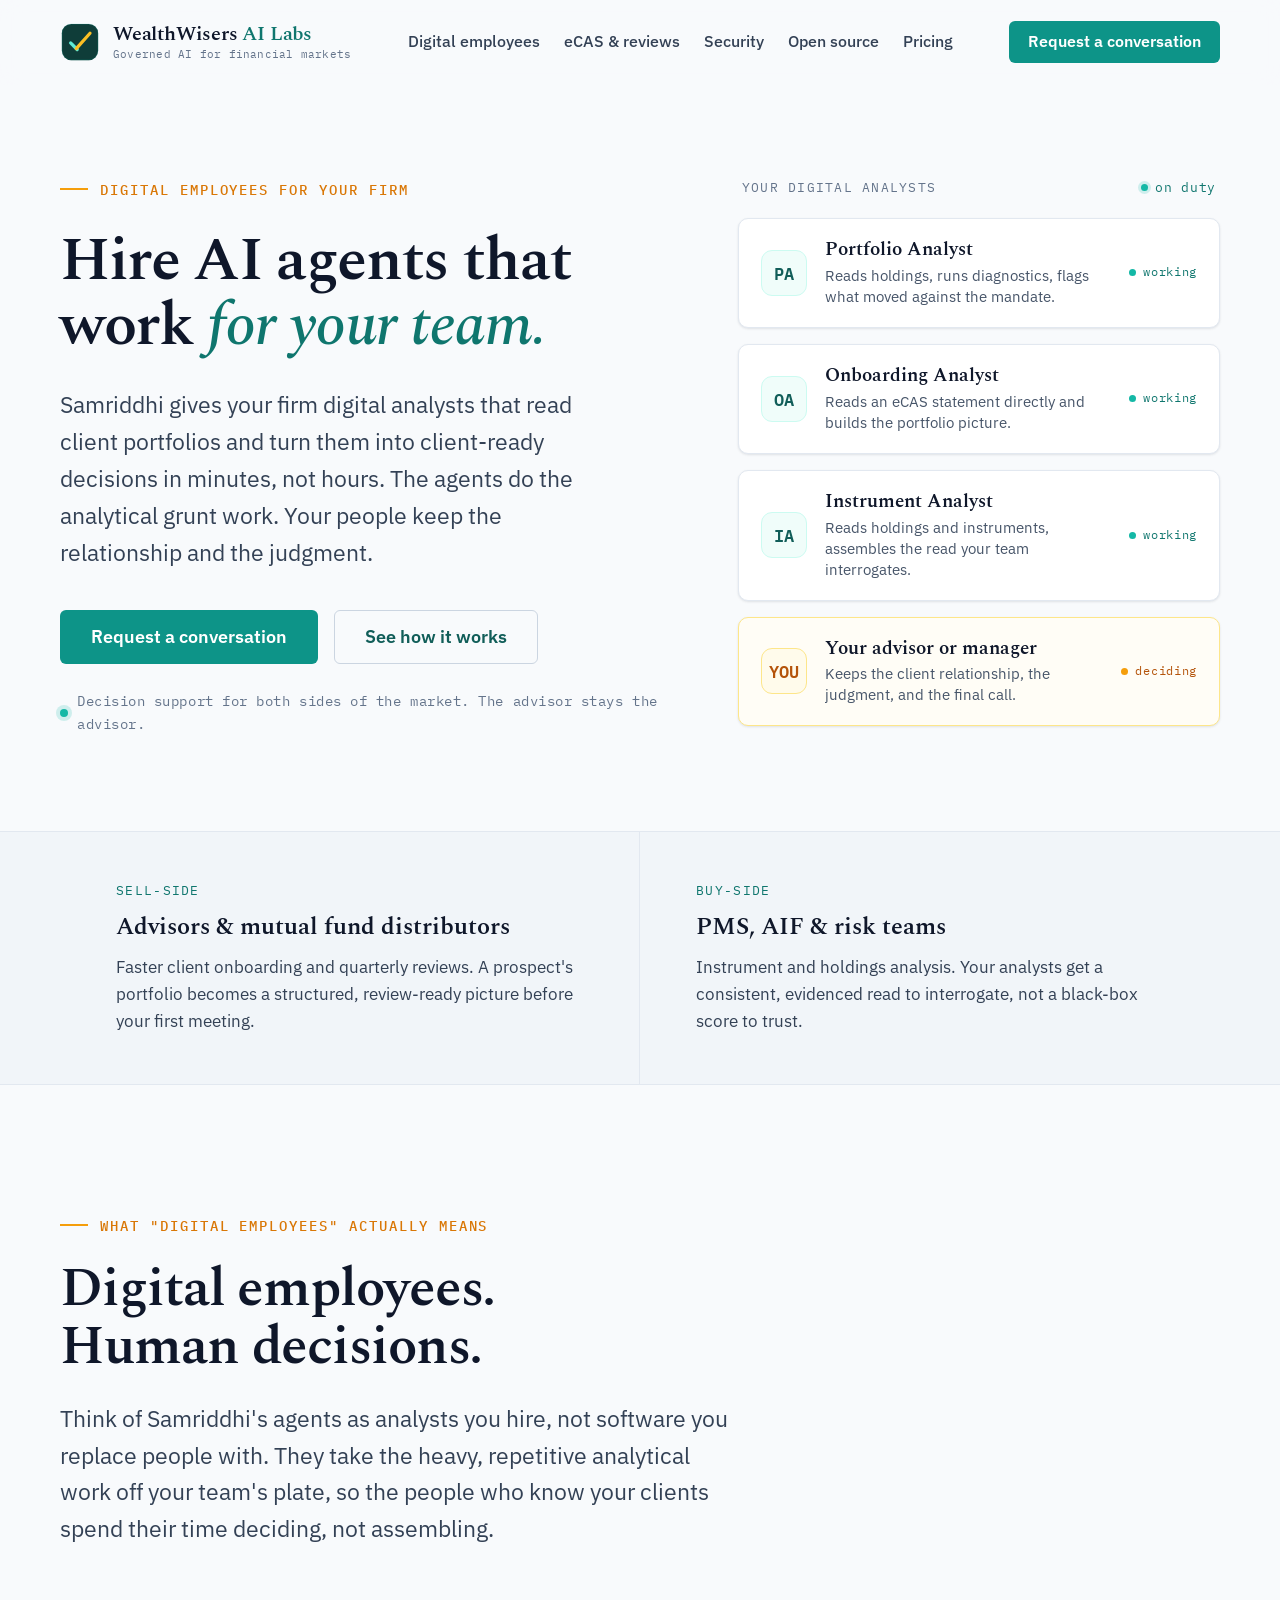
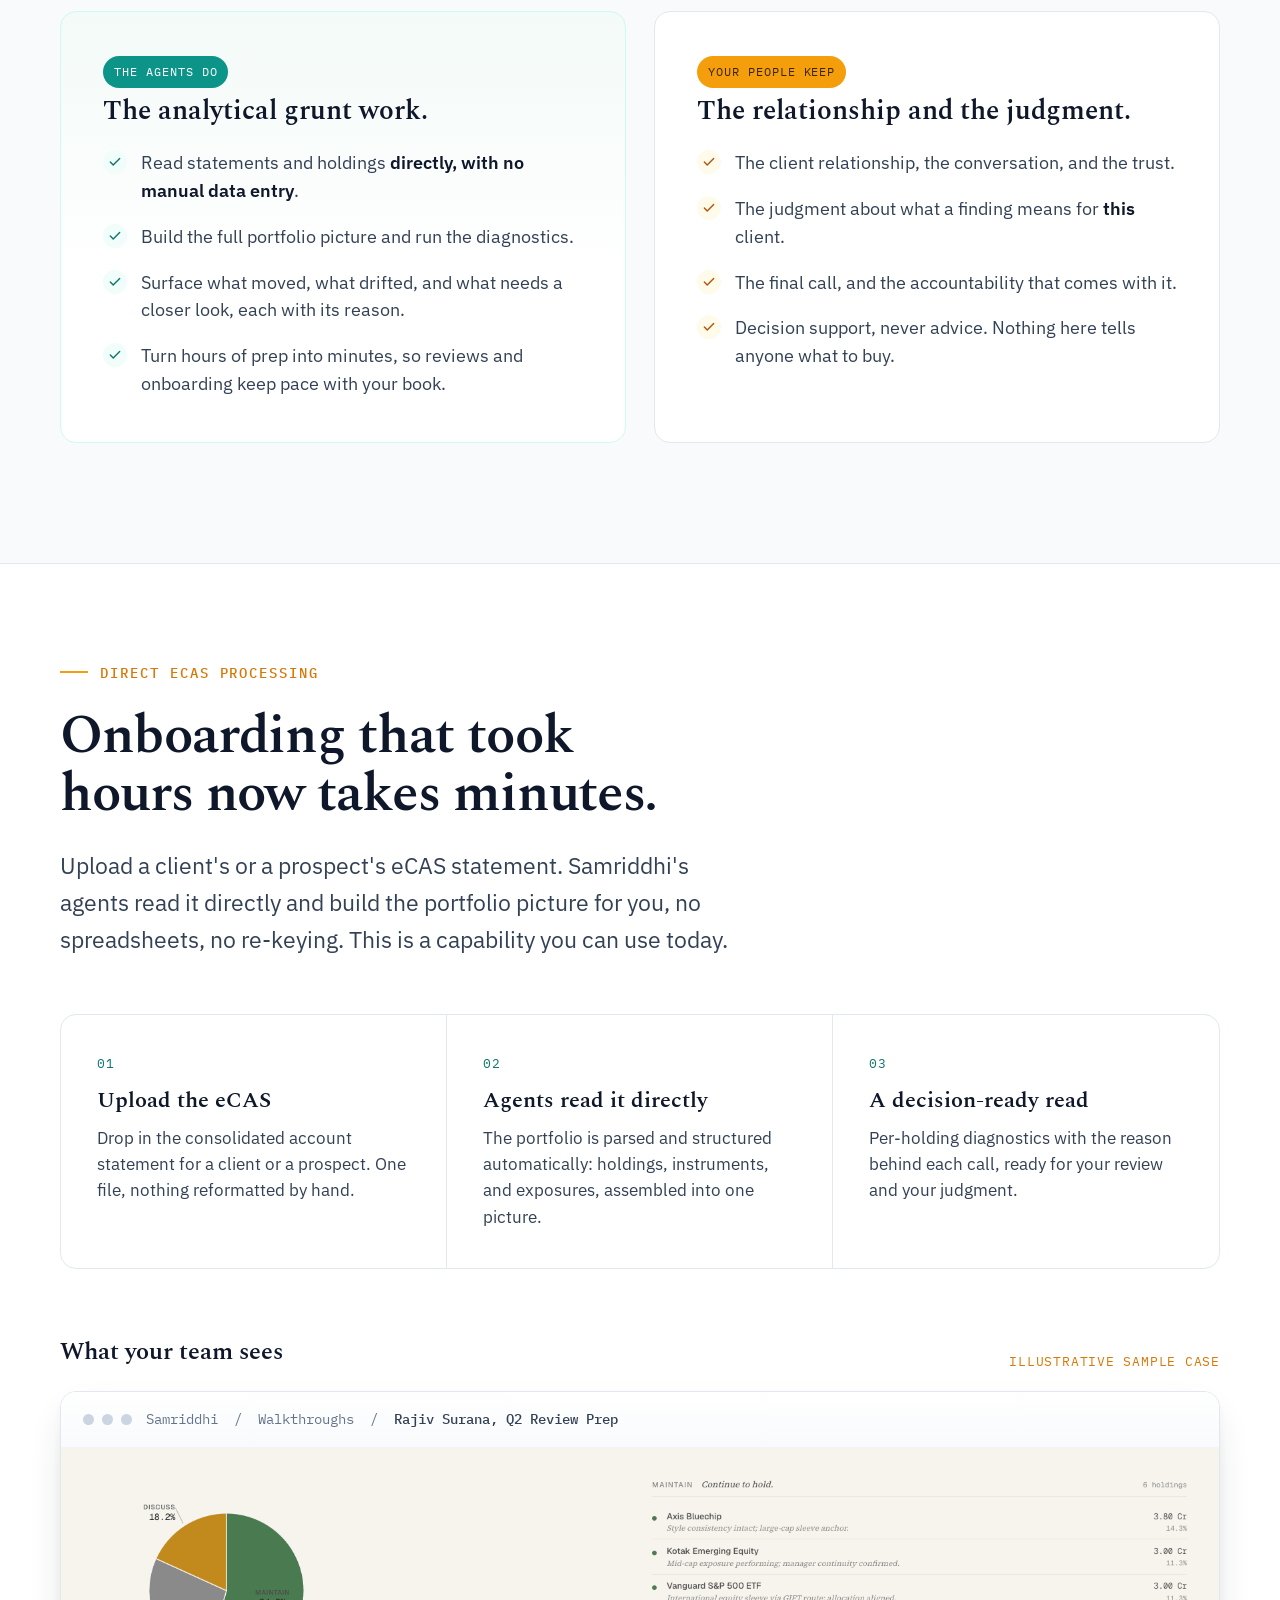
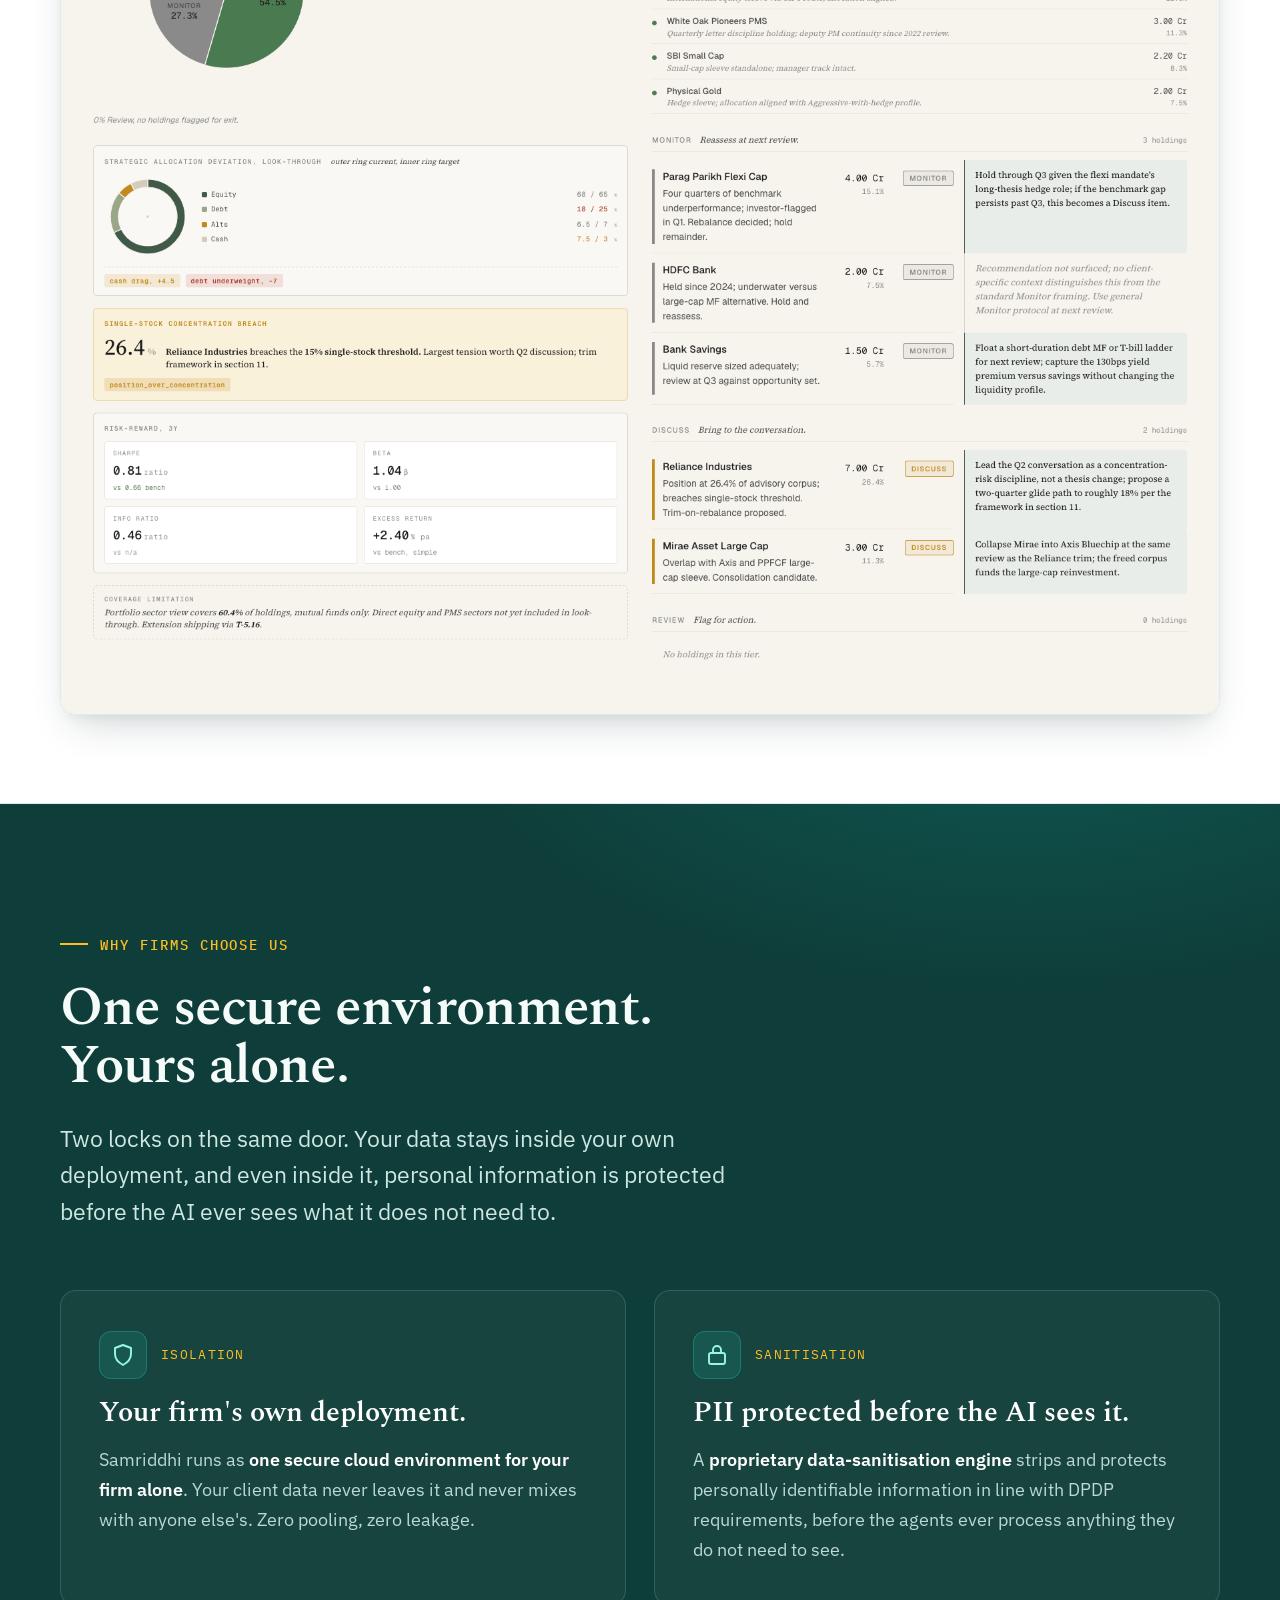
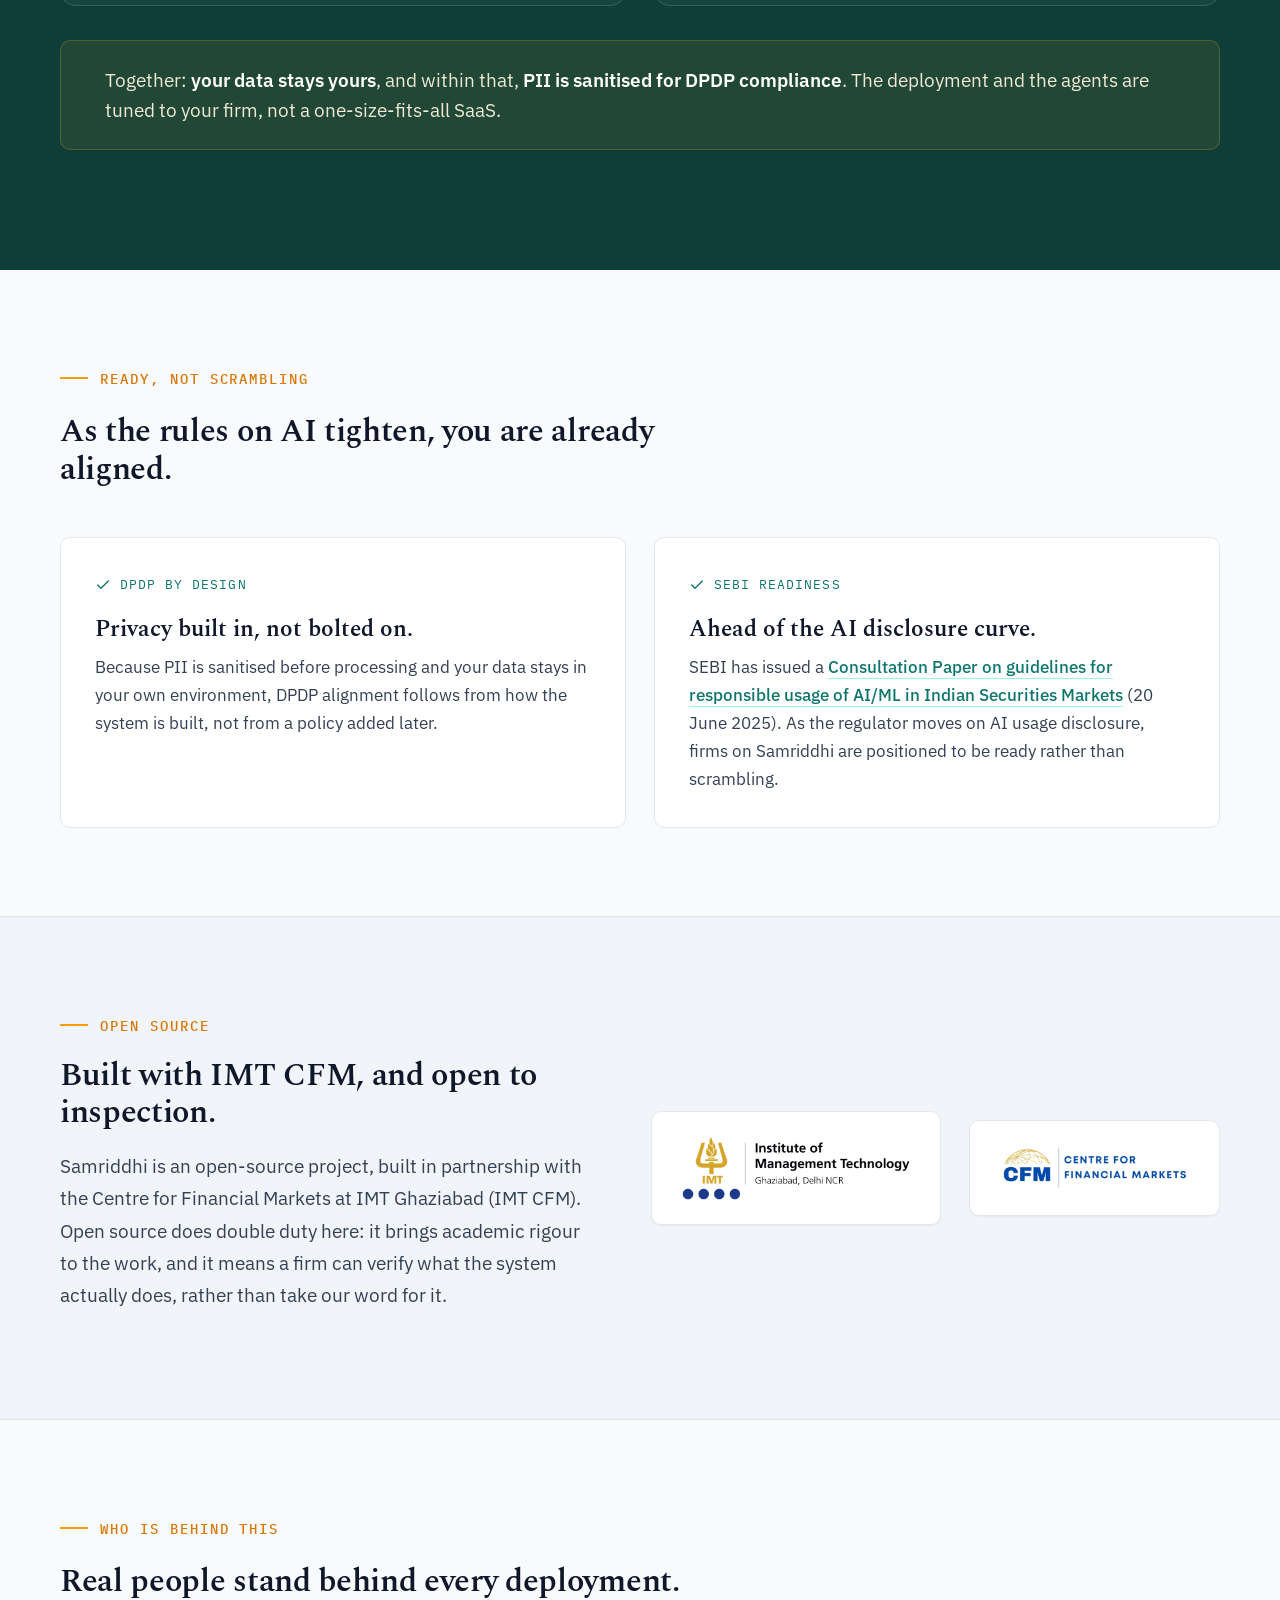
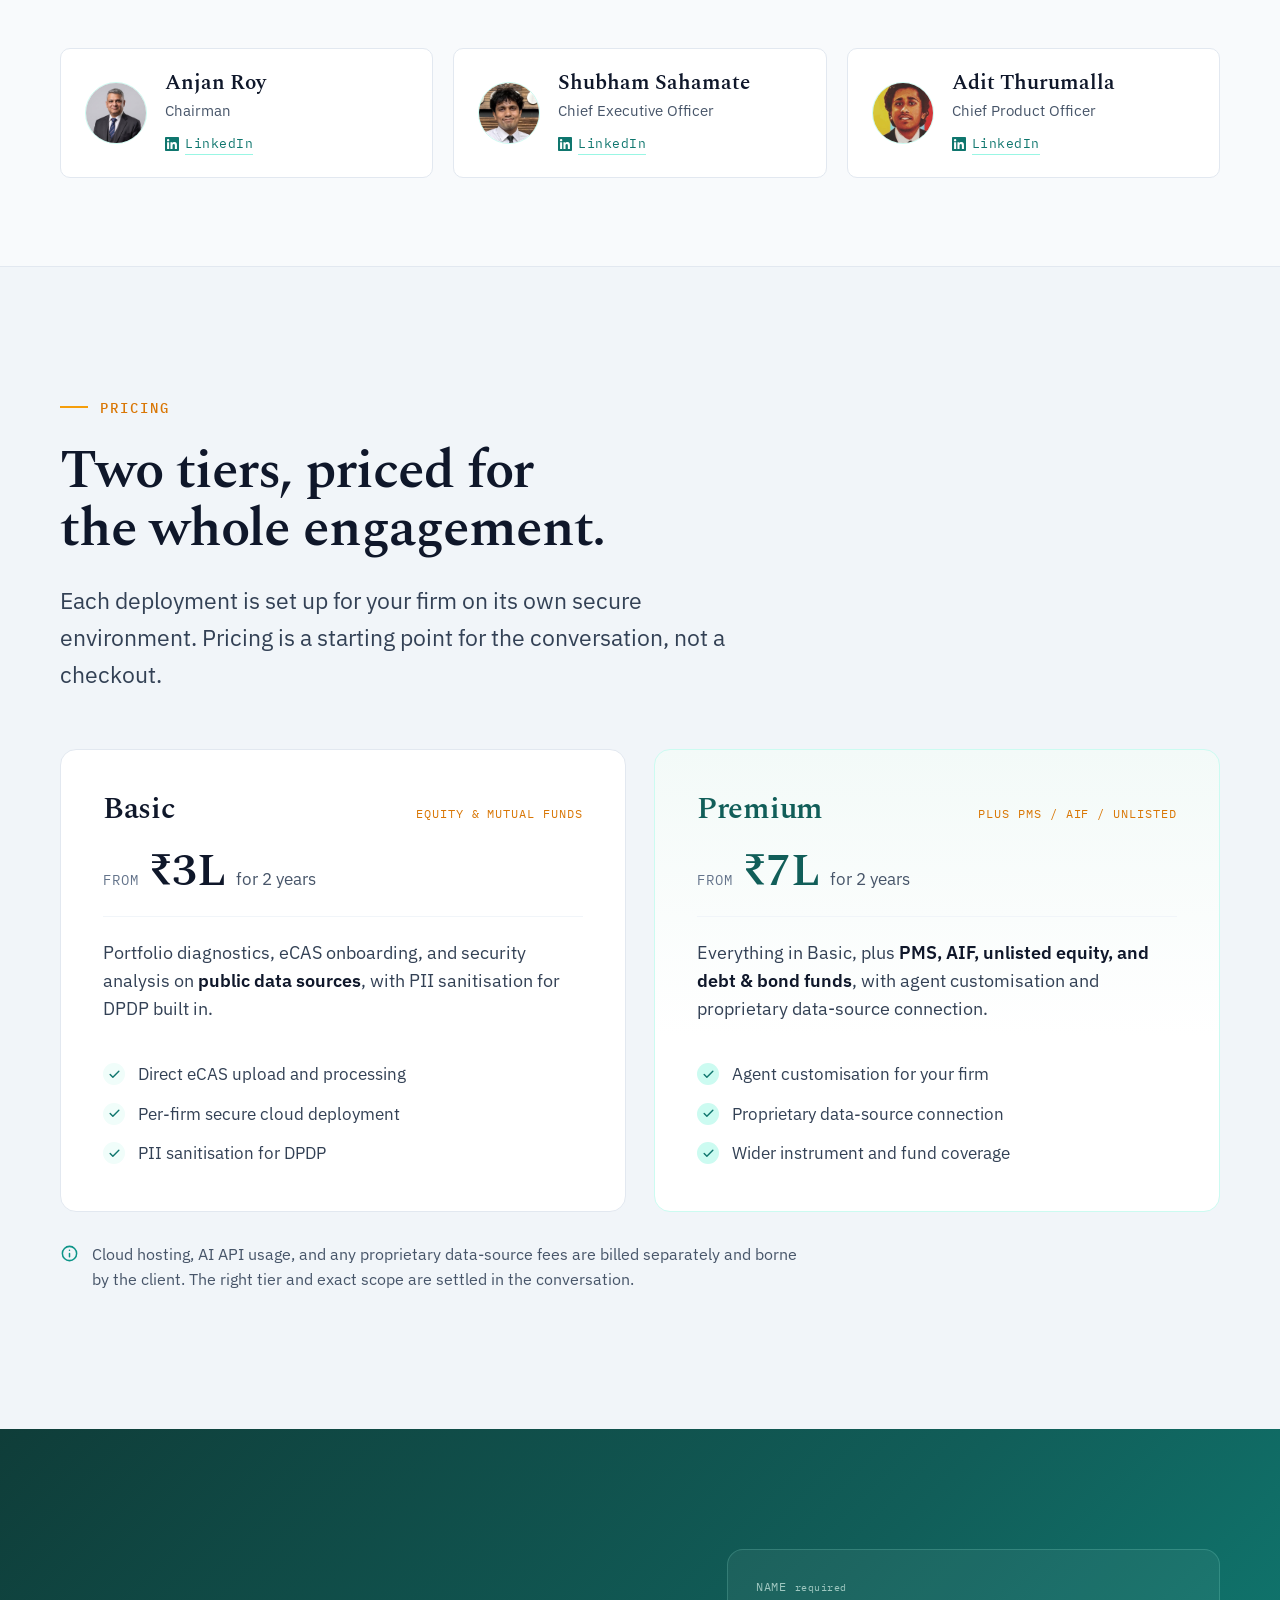
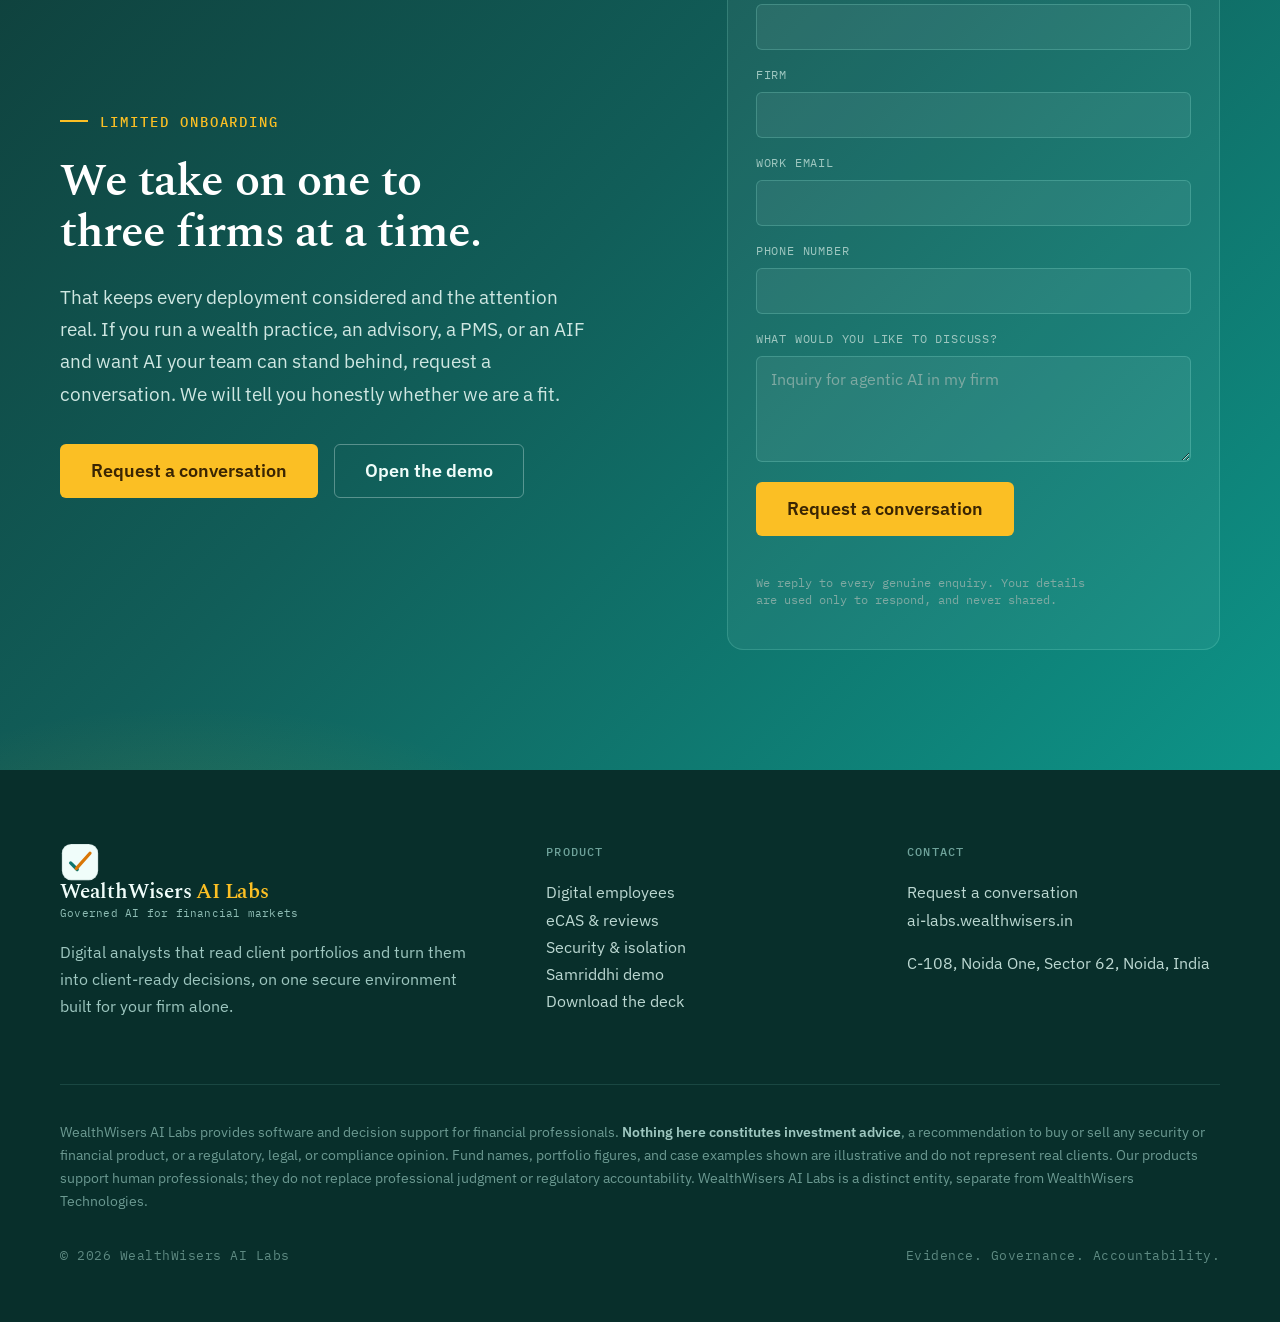
<file: index.html>
<!DOCTYPE html>
<html lang="en">
<head>
<meta charset="utf-8">
<meta name="viewport" content="width=device-width, initial-scale=1">
<title>WealthWisers AI Labs: Hire AI agents that work for your team</title>
<meta name="description" content="Samriddhi gives your firm digital analysts that read client portfolios, straight from an eCAS upload, and turn them into client-ready decisions in minutes. Decision support for both sides of the market. Open source, built with IMT CFM.">
<link rel="icon" href="assets/logo-mark.svg" type="image/svg+xml">
<meta name="theme-color" content="#0f3d39">
<link rel="canonical" href="https://ai-labs.wealthwisers.in/">
<meta property="og:type" content="website">
<meta property="og:title" content="WealthWisers AI Labs: Hire AI agents that work for your team">
<meta property="og:description" content="Digital analysts that read client portfolios, straight from an eCAS upload, and turn them into client-ready decisions in minutes. Decision support for both sides of the market.">
<meta property="og:image" content="https://ai-labs.wealthwisers.in/assets/hero-verdicts.png">
<meta property="og:url" content="https://ai-labs.wealthwisers.in/">
<meta name="twitter:card" content="summary_large_image">
<link rel="stylesheet" href="site.css">
<script src="contact.js" defer></script>
</head>
<body>

<!-- ================= HEADER ================= -->
<header class="site-header" id="header">
  <div class="wrap nav">
    <a class="logo" href="#top" aria-label="WealthWisers AI Labs home">
      <img src="assets/logo-mark.svg" alt="">
      <span class="wm">
        <span class="name">WealthWisers <span class="ai">AI Labs</span></span>
        <span class="tag">Governed AI for financial markets</span>
      </span>
    </a>
    <nav class="nav-links" aria-label="Primary">
      <a href="#employees">Digital employees</a>
      <a href="#ecas">eCAS &amp; reviews</a>
      <a href="#security">Security</a>
      <a href="#opensource">Open source</a>
      <a href="#pricing">Pricing</a>
    </nav>
    <div class="nav-cta">
      <a class="btn btn-secondary" href="demo/">See how it works</a>
      <a class="btn btn-primary" href="#contact-form">Request a conversation</a>
      <button class="menu-btn" id="menuBtn" aria-label="Open menu" aria-expanded="false">
        <svg viewBox="0 0 24 24" fill="none" stroke="currentColor" stroke-width="2" stroke-linecap="round"><path d="M3 6h18M3 12h18M3 18h18"/></svg>
      </button>
    </div>
  </div>
  <div class="mobile-menu" id="mobileMenu">
    <a href="#employees">Digital employees</a>
    <a href="#ecas">eCAS &amp; reviews</a>
    <a href="#security">Security</a>
    <a href="#opensource">Open source</a>
    <a href="#pricing">Pricing</a>
    <a class="btn btn-primary" href="#contact-form">Request a conversation</a>
  </div>
</header>

<main id="top">

  <!-- ================= HERO, LAYER 1: ATTENTION ================= -->
  <section class="hero">
    <div class="wrap hero-grid">
      <div class="hero-copy">
        <span class="eyebrow reveal"><span class="rule"></span> Digital employees for your firm</span>
        <h1 class="h-hero reveal">Hire AI agents that work <span class="em">for your team.</span></h1>
        <p class="lede reveal">Samriddhi gives your firm digital analysts that read client portfolios and turn them into client-ready decisions in minutes, not hours. The agents do the analytical grunt work. Your people keep the relationship and the judgment.</p>
        <div class="hero-actions reveal">
          <a class="btn btn-primary btn-lg" href="#contact-form">Request a conversation</a>
          <a class="btn btn-secondary btn-lg" href="demo/">See how it works</a>
        </div>
        <div class="hero-note reveal"><span class="dot"></span> Decision support for both sides of the market. The advisor stays the advisor.</div>
      </div>

      <div class="hero-visual reveal">
        <div class="roster">
          <div class="roster-head">
            <span class="rt">Your digital analysts</span>
            <span class="rc">on duty</span>
          </div>
          <div class="agent">
            <div class="glyph">PA</div>
            <div class="meta">
              <div class="role">Portfolio Analyst</div>
              <div class="job">Reads holdings, runs diagnostics, flags what moved against the mandate.</div>
            </div>
            <div class="stat"><span class="d"></span> working</div>
          </div>
          <div class="agent">
            <div class="glyph">OA</div>
            <div class="meta">
              <div class="role">Onboarding Analyst</div>
              <div class="job">Reads an eCAS statement directly and builds the portfolio picture.</div>
            </div>
            <div class="stat"><span class="d"></span> working</div>
          </div>
          <div class="agent">
            <div class="glyph">IA</div>
            <div class="meta">
              <div class="role">Instrument Analyst</div>
              <div class="job">Reads holdings and instruments, assembles the read your team interrogates.</div>
            </div>
            <div class="stat"><span class="d"></span> working</div>
          </div>
          <div class="agent human">
            <div class="glyph">YOU</div>
            <div class="meta">
              <div class="role">Your advisor or manager</div>
              <div class="job">Keeps the client relationship, the judgment, and the final call.</div>
            </div>
            <div class="stat"><span class="d"></span> deciding</div>
          </div>
        </div>
      </div>
    </div>
  </section>

  <!-- ================= BOTH-SIDES BAND ================= -->
  <section class="band">
    <div class="wrap">
      <div class="band-grid">
        <div class="band-cell">
          <div class="k">Sell-side</div>
          <div class="t">Advisors &amp; mutual fund distributors</div>
          <div class="d">Faster client onboarding and quarterly reviews. A prospect's portfolio becomes a structured, review-ready picture before your first meeting.</div>
        </div>
        <div class="band-cell">
          <div class="k">Buy-side</div>
          <div class="t">PMS, AIF &amp; risk teams</div>
          <div class="d">Instrument and holdings analysis. Your analysts get a consistent, evidenced read to interrogate, not a black-box score to trust.</div>
        </div>
      </div>
    </div>
  </section>

  <!-- ================= LAYER 1 EXPANDED, DIGITAL EMPLOYEES, HUMAN DECISIONS ================= -->
  <section class="section" id="employees">
    <div class="wrap">
      <div class="sec-head">
        <span class="eyebrow"><span class="rule"></span> What "digital employees" actually means</span>
        <h2 class="h-sec">Digital employees. Human decisions.</h2>
        <p class="lede measure">Think of Samriddhi's agents as analysts you hire, not software you replace people with. They take the heavy, repetitive analytical work off your team's plate, so the people who know your clients spend their time deciding, not assembling.</p>
      </div>

      <div class="split">
        <div class="split-card agents">
          <div class="ch"><span class="badge">The agents do</span></div>
          <h3>The analytical grunt work.</h3>
          <ul class="split-list">
            <li><span class="mk"><svg viewBox="0 0 24 24" fill="none" stroke="currentColor" stroke-width="2.4" stroke-linecap="round" stroke-linejoin="round"><path d="M20 6 9 17l-5-5"/></svg></span><span>Read statements and holdings <b>directly, with no manual data entry</b>.</span></li>
            <li><span class="mk"><svg viewBox="0 0 24 24" fill="none" stroke="currentColor" stroke-width="2.4" stroke-linecap="round" stroke-linejoin="round"><path d="M20 6 9 17l-5-5"/></svg></span><span>Build the full portfolio picture and run the diagnostics.</span></li>
            <li><span class="mk"><svg viewBox="0 0 24 24" fill="none" stroke="currentColor" stroke-width="2.4" stroke-linecap="round" stroke-linejoin="round"><path d="M20 6 9 17l-5-5"/></svg></span><span>Surface what moved, what drifted, and what needs a closer look, each with its reason.</span></li>
            <li><span class="mk"><svg viewBox="0 0 24 24" fill="none" stroke="currentColor" stroke-width="2.4" stroke-linecap="round" stroke-linejoin="round"><path d="M20 6 9 17l-5-5"/></svg></span><span>Turn hours of prep into minutes, so reviews and onboarding keep pace with your book.</span></li>
          </ul>
        </div>
        <div class="split-card humans">
          <div class="ch"><span class="badge">Your people keep</span></div>
          <h3>The relationship and the judgment.</h3>
          <ul class="split-list">
            <li><span class="mk"><svg viewBox="0 0 24 24" fill="none" stroke="currentColor" stroke-width="2.4" stroke-linecap="round" stroke-linejoin="round"><path d="M20 6 9 17l-5-5"/></svg></span><span>The client relationship, the conversation, and the trust.</span></li>
            <li><span class="mk"><svg viewBox="0 0 24 24" fill="none" stroke="currentColor" stroke-width="2.4" stroke-linecap="round" stroke-linejoin="round"><path d="M20 6 9 17l-5-5"/></svg></span><span>The judgment about what a finding means for <b>this</b> client.</span></li>
            <li><span class="mk"><svg viewBox="0 0 24 24" fill="none" stroke="currentColor" stroke-width="2.4" stroke-linecap="round" stroke-linejoin="round"><path d="M20 6 9 17l-5-5"/></svg></span><span>The final call, and the accountability that comes with it.</span></li>
            <li><span class="mk"><svg viewBox="0 0 24 24" fill="none" stroke="currentColor" stroke-width="2.4" stroke-linecap="round" stroke-linejoin="round"><path d="M20 6 9 17l-5-5"/></svg></span><span>Decision support, never advice. Nothing here tells anyone what to buy.</span></li>
          </ul>
        </div>
      </div>
    </div>
  </section>

  <!-- ================= LAYER 2, THE EFFICIENCY HIT (eCAS) ================= -->
  <section class="section-tight" id="ecas" style="background:var(--surface-raised);border-block:1px solid var(--slate-200);">
    <div class="wrap">
      <div class="sec-head">
        <span class="eyebrow"><span class="rule"></span> Direct eCAS processing</span>
        <h2 class="h-sec">Onboarding that took hours now takes minutes.</h2>
        <p class="lede measure">Upload a client's or a prospect's eCAS statement. Samriddhi's agents read it directly and build the portfolio picture for you, no spreadsheets, no re-keying. This is a capability you can use today.</p>
      </div>

      <div class="flow">
        <div class="flow-step">
          <div class="n">01</div>
          <h4>Upload the eCAS</h4>
          <p>Drop in the consolidated account statement for a client or a prospect. One file, nothing reformatted by hand.</p>
        </div>
        <div class="flow-step">
          <div class="n">02</div>
          <h4>Agents read it directly</h4>
          <p>The portfolio is parsed and structured automatically: holdings, instruments, and exposures, assembled into one picture.</p>
        </div>
        <div class="flow-step">
          <div class="n">03</div>
          <h4>A decision-ready read</h4>
          <p>Per-holding diagnostics with the reason behind each call, ready for your review and your judgment.</p>
        </div>
      </div>

      <div class="proof">
        <div class="proof-cap">
          <span class="pt">What your team sees</span>
          <span class="pb">Illustrative sample case</span>
        </div>
        <div class="shot">
          <div class="bar">
            <div class="dots"><i></i><i></i><i></i></div>
            <div class="crumb">Samriddhi&nbsp; / &nbsp;Walkthroughs&nbsp; / &nbsp;<b>Rajiv Surana, Q2 Review Prep</b></div>
          </div>
          <img src="assets/hero-verdicts.png" alt="Samriddhi per-holding verdicts: a Maintain, Monitor and Discuss breakdown with plain-English verdict cards, each carrying the reason behind the call.">
        </div>
      </div>
    </div>
  </section>

  <!-- ================= LAYER 3, THE SALE (SECURITY) ================= -->
  <section class="section dark" id="security">
    <div class="wrap">
      <div class="sec-head">
        <span class="eyebrow on-dark"><span class="rule"></span> Why firms choose us</span>
        <h2 class="h-sec on-dark">One secure environment. Yours alone.</h2>
        <p class="lede on-dark measure">Two locks on the same door. Your data stays inside your own deployment, and even inside it, personal information is protected before the AI ever sees what it does not need to.</p>
      </div>

      <div class="locks">
        <div class="lock">
          <div class="lk">
            <span class="ico"><svg viewBox="0 0 24 24" fill="none" stroke="currentColor" stroke-width="1.9" stroke-linecap="round" stroke-linejoin="round"><path d="M12 2 4 5v6c0 5 3.4 8.5 8 11 4.6-2.5 8-6 8-11V5l-8-3Z"/></svg></span>
            <span class="lt">Isolation</span>
          </div>
          <h3>Your firm's own deployment.</h3>
          <p>Samriddhi runs as <b>one secure cloud environment for your firm alone</b>. Your client data never leaves it and never mixes with anyone else's. Zero pooling, zero leakage.</p>
        </div>
        <div class="lock">
          <div class="lk">
            <span class="ico"><svg viewBox="0 0 24 24" fill="none" stroke="currentColor" stroke-width="1.9" stroke-linecap="round" stroke-linejoin="round"><rect x="4" y="10" width="16" height="11" rx="2"/><path d="M8 10V7a4 4 0 0 1 8 0v3"/></svg></span>
            <span class="lt">Sanitisation</span>
          </div>
          <h3>PII protected before the AI sees it.</h3>
          <p>A <b>proprietary data-sanitisation engine</b> strips and protects personally identifiable information in line with DPDP requirements, before the agents ever process anything they do not need to see.</p>
        </div>
      </div>

      <div class="together">
        <span class="ico"><svg viewBox="0 0 24 24" fill="none" stroke="currentColor" stroke-width="2" stroke-linecap="round" stroke-linejoin="round"><path d="M20 6 9 17l-5-5"/></svg></span>
        <p>Together: <b>your data stays yours</b>, and within that, <b>PII is sanitised for DPDP compliance</b>. The deployment and the agents are tuned to your firm, not a one-size-fits-all SaaS.</p>
      </div>
    </div>
  </section>

  <!-- ================= LAYER 4, REASSURANCE (LIGHT) ================= -->
  <section class="section-tight">
    <div class="wrap">
      <div class="sec-head">
        <span class="eyebrow"><span class="rule"></span> Ready, not scrambling</span>
        <h2 class="h-sub">As the rules on AI tighten, you are already aligned.</h2>
      </div>
      <div class="reassure-grid">
        <div class="reassure-card">
          <span class="rk"><svg viewBox="0 0 24 24" width="16" height="16" fill="none" stroke="currentColor" stroke-width="2" stroke-linecap="round" stroke-linejoin="round"><path d="M20 6 9 17l-5-5"/></svg> DPDP by design</span>
          <h4>Privacy built in, not bolted on.</h4>
          <p>Because PII is sanitised before processing and your data stays in your own environment, DPDP alignment follows from how the system is built, not from a policy added later.</p>
        </div>
        <div class="reassure-card">
          <span class="rk"><svg viewBox="0 0 24 24" width="16" height="16" fill="none" stroke="currentColor" stroke-width="2" stroke-linecap="round" stroke-linejoin="round"><path d="M20 6 9 17l-5-5"/></svg> SEBI readiness</span>
          <h4>Ahead of the AI disclosure curve.</h4>
          <p>SEBI has issued a <a href="https://www.sebi.gov.in/reports-and-statistics/reports/jun-2025/consultation-paper-on-guidelines-for-responsible-usage-of-ai-ml-in-indian-securities-markets_94687.html" target="_blank" rel="noopener">Consultation Paper on guidelines for responsible usage of AI/ML in Indian Securities Markets</a> (20 June 2025). As the regulator moves on AI usage disclosure, firms on Samriddhi are positioned to be ready rather than scrambling.</p>
        </div>
      </div>
    </div>
  </section>

  <!-- ================= OPEN SOURCE / IMT CFM ================= -->
  <section class="section-tight os" id="opensource">
    <div class="wrap">
      <div class="os-grid">
        <div class="os-copy">
          <span class="eyebrow"><span class="rule"></span> Open source</span>
          <h2 class="h-sub" style="margin-top:18px;">Built with IMT CFM, and open to inspection.</h2>
          <p class="body-lg measure" style="margin-top:18px;">Samriddhi is an open-source project, built in partnership with the Centre for Financial Markets at IMT Ghaziabad (IMT CFM). Open source does double duty here: it brings academic rigour to the work, and it means a firm can verify what the system actually does, rather than take our word for it.</p>
        </div>
        <div class="os-logos">
          <a class="chip imt" href="https://www.imt.edu/" target="_blank" rel="noopener" aria-label="IMT Ghaziabad (opens in a new tab)"><img src="assets/partner-imt.png" alt="IMT Ghaziabad, Institute of Management Technology"></a>
          <a class="chip cfm" href="https://www.imt.edu/centre-for-financial-markets/" target="_blank" rel="noopener" aria-label="IMT Centre for Financial Markets (opens in a new tab)"><img src="assets/partner-cfm.png" alt="IMT CFM, Centre for Financial Markets"></a>
        </div>
      </div>
    </div>
  </section>

  <!-- ================= TEAM STRIP ================= -->
  <section class="section-tight" id="team" style="border-bottom:1px solid var(--slate-200);">
    <div class="wrap">
      <div class="sec-head">
        <span class="eyebrow"><span class="rule"></span> Who is behind this</span>
        <h2 class="h-sub">Real people stand behind every deployment.</h2>
      </div>
      <div class="team-strip">
        <a class="person" href="https://www.linkedin.com/in/anjanr/" target="_blank" rel="noopener">
          <span class="avatar"><img src="assets/anjan_roy.jpg" alt="Anjan Roy"></span>
          <span class="pmeta">
            <span class="pname">Anjan Roy</span>
            <span class="prole">Chairman</span>
            <span class="plink"><svg viewBox="0 0 24 24" fill="currentColor"><path d="M20.45 20.45h-3.55v-5.57c0-1.33-.02-3.04-1.85-3.04-1.85 0-2.14 1.45-2.14 2.94v5.67H9.36V9h3.41v1.56h.05c.47-.9 1.64-1.85 3.37-1.85 3.6 0 4.27 2.37 4.27 5.46v6.28zM5.34 7.43a2.06 2.06 0 1 1 0-4.13 2.06 2.06 0 0 1 0 4.13zM7.12 20.45H3.55V9h3.57v11.45zM22.22 0H1.77C.79 0 0 .77 0 1.72v20.56C0 23.23.79 24 1.77 24h20.45c.98 0 1.78-.77 1.78-1.72V1.72C24 .77 23.2 0 22.22 0z"/></svg> <span class="ln">LinkedIn</span></span>
          </span>
        </a>
        <a class="person" href="https://www.linkedin.com/in/sahamate15/" target="_blank" rel="noopener">
          <span class="avatar"><img src="assets/shubham_sahamate.jpg" alt="Shubham Sahamate"></span>
          <span class="pmeta">
            <span class="pname">Shubham Sahamate</span>
            <span class="prole">Chief Executive Officer</span>
            <span class="plink"><svg viewBox="0 0 24 24" fill="currentColor"><path d="M20.45 20.45h-3.55v-5.57c0-1.33-.02-3.04-1.85-3.04-1.85 0-2.14 1.45-2.14 2.94v5.67H9.36V9h3.41v1.56h.05c.47-.9 1.64-1.85 3.37-1.85 3.6 0 4.27 2.37 4.27 5.46v6.28zM5.34 7.43a2.06 2.06 0 1 1 0-4.13 2.06 2.06 0 0 1 0 4.13zM7.12 20.45H3.55V9h3.57v11.45zM22.22 0H1.77C.79 0 0 .77 0 1.72v20.56C0 23.23.79 24 1.77 24h20.45c.98 0 1.78-.77 1.78-1.72V1.72C24 .77 23.2 0 22.22 0z"/></svg> <span class="ln">LinkedIn</span></span>
          </span>
        </a>
        <a class="person" href="https://www.linkedin.com/in/adit-thurumalla-9aa795165/" target="_blank" rel="noopener">
          <span class="avatar"><img src="assets/adit_thurumalla.jpg" alt="Adit Thurumalla"></span>
          <span class="pmeta">
            <span class="pname">Adit Thurumalla</span>
            <span class="prole">Chief Product Officer</span>
            <span class="plink"><svg viewBox="0 0 24 24" fill="currentColor"><path d="M20.45 20.45h-3.55v-5.57c0-1.33-.02-3.04-1.85-3.04-1.85 0-2.14 1.45-2.14 2.94v5.67H9.36V9h3.41v1.56h.05c.47-.9 1.64-1.85 3.37-1.85 3.6 0 4.27 2.37 4.27 5.46v6.28zM5.34 7.43a2.06 2.06 0 1 1 0-4.13 2.06 2.06 0 0 1 0 4.13zM7.12 20.45H3.55V9h3.57v11.45zM22.22 0H1.77C.79 0 0 .77 0 1.72v20.56C0 23.23.79 24 1.77 24h20.45c.98 0 1.78-.77 1.78-1.72V1.72C24 .77 23.2 0 22.22 0z"/></svg> <span class="ln">LinkedIn</span></span>
          </span>
        </a>
      </div>
    </div>
  </section>

  <!-- ================= PRICING ================= -->
  <section class="section" id="pricing" style="background:var(--surface-sunken);">
    <div class="wrap">
      <div class="sec-head">
        <span class="eyebrow"><span class="rule"></span> Pricing</span>
        <h2 class="h-sec">Two tiers, priced for the whole engagement.</h2>
        <p class="lede measure">Each deployment is set up for your firm on its own secure environment. Pricing is a starting point for the conversation, not a checkout.</p>
      </div>

      <div class="pricing-grid">
        <div class="tier basic">
          <div class="tier-head">
            <span class="tier-name">Basic</span>
            <span class="tier-tag">Equity &amp; mutual funds</span>
          </div>
          <div class="tier-price">
            <span class="from">From</span><span class="amt">₹3L</span><span class="per">for 2 years</span>
          </div>
          <p class="tier-desc">Portfolio diagnostics, eCAS onboarding, and security analysis on <b>public data sources</b>, with PII sanitisation for DPDP built in.</p>
          <ul class="tier-feats">
            <li><span class="mk"><svg viewBox="0 0 24 24" fill="none" stroke="currentColor" stroke-width="2.6" stroke-linecap="round" stroke-linejoin="round"><path d="M20 6 9 17l-5-5"/></svg></span><span>Direct eCAS upload and processing</span></li>
            <li><span class="mk"><svg viewBox="0 0 24 24" fill="none" stroke="currentColor" stroke-width="2.6" stroke-linecap="round" stroke-linejoin="round"><path d="M20 6 9 17l-5-5"/></svg></span><span>Per-firm secure cloud deployment</span></li>
            <li><span class="mk"><svg viewBox="0 0 24 24" fill="none" stroke="currentColor" stroke-width="2.6" stroke-linecap="round" stroke-linejoin="round"><path d="M20 6 9 17l-5-5"/></svg></span><span>PII sanitisation for DPDP</span></li>
          </ul>
        </div>
        <div class="tier prem">
          <div class="tier-head">
            <span class="tier-name">Premium</span>
            <span class="tier-tag">Plus PMS / AIF / unlisted</span>
          </div>
          <div class="tier-price">
            <span class="from">From</span><span class="amt">₹7L</span><span class="per">for 2 years</span>
          </div>
          <p class="tier-desc">Everything in Basic, plus <b>PMS, AIF, unlisted equity, and debt &amp; bond funds</b>, with agent customisation and proprietary data-source connection.</p>
          <ul class="tier-feats">
            <li><span class="mk"><svg viewBox="0 0 24 24" fill="none" stroke="currentColor" stroke-width="2.6" stroke-linecap="round" stroke-linejoin="round"><path d="M20 6 9 17l-5-5"/></svg></span><span>Agent customisation for your firm</span></li>
            <li><span class="mk"><svg viewBox="0 0 24 24" fill="none" stroke="currentColor" stroke-width="2.6" stroke-linecap="round" stroke-linejoin="round"><path d="M20 6 9 17l-5-5"/></svg></span><span>Proprietary data-source connection</span></li>
            <li><span class="mk"><svg viewBox="0 0 24 24" fill="none" stroke="currentColor" stroke-width="2.6" stroke-linecap="round" stroke-linejoin="round"><path d="M20 6 9 17l-5-5"/></svg></span><span>Wider instrument and fund coverage</span></li>
          </ul>
        </div>
      </div>

      <p class="pricing-note">
        <span class="ic"><svg viewBox="0 0 24 24" fill="none" stroke="currentColor" stroke-width="1.9" stroke-linecap="round" stroke-linejoin="round"><circle cx="12" cy="12" r="9"/><path d="M12 16v-4M12 8h.01"/></svg></span>
        <span>Cloud hosting, AI API usage, and any proprietary data-source fees are billed separately and borne by the client. The right tier and exact scope are settled in the conversation.</span>
      </p>
    </div>
  </section>

  <!-- ================= CLOSING CTA (SCARCITY) ================= -->
  <section class="section cta" id="talk">
    <div class="wrap">
      <div class="cta-grid">
        <div>
          <span class="eyebrow on-dark"><span class="rule"></span> Limited onboarding</span>
          <h2>We take on one to three firms at a time.</h2>
          <p>That keeps every deployment considered and the attention real. If you run a wealth practice, an advisory, a PMS, or an AIF and want AI your team can stand behind, request a conversation. We will tell you honestly whether we are a fit.</p>
          <div class="cta-actions">
            <a class="btn btn-ondark btn-lg" href="#contact-form">Request a conversation</a>
            <a class="btn btn-ondark-ghost btn-lg" href="demo/">Open the demo</a>
          </div>
        </div>
        <form class="cta-form" id="contact-form" name="contact">
          <input type="hidden" name="page" value="Home">
          <p class="hp" aria-hidden="true"><label>Leave this field empty: <input name="bot-field" tabindex="-1" autocomplete="off"></label></p>
          <div class="f-row">
            <label for="cf-name">Name <span class="req">required</span></label>
            <input id="cf-name" name="name" type="text" autocomplete="name" required aria-describedby="cf-name-err">
            <span class="cf-err" id="cf-name-err" hidden>Please add your name so we can reply.</span>
          </div>
          <div class="f-row">
            <label for="cf-firm">Firm</label>
            <input id="cf-firm" name="firm" type="text" autocomplete="organization">
          </div>
          <div class="f-row">
            <label for="cf-email">Work email</label>
            <input id="cf-email" name="email" type="email" autocomplete="email">
          </div>
          <div class="f-row">
            <label for="cf-phone">Phone number</label>
            <input id="cf-phone" name="phone" type="tel" autocomplete="tel">
          </div>
          <div class="f-row">
            <label for="cf-message">What would you like to discuss?</label>
            <textarea id="cf-message" name="message" rows="4" placeholder="Inquiry for agentic AI in my firm"></textarea>
          </div>
          <button class="btn btn-ondark btn-lg cta-form-submit" type="submit">Request a conversation</button>
          <p class="f-note">We reply to every genuine enquiry. Your details are used only to respond, and never shared.</p>
        </form>
      </div>
    </div>
  </section>

</main>

<!-- ================= FOOTER ================= -->
<footer class="footer">
  <div class="wrap">
    <div class="footer-top">
      <div class="footer-col footer-brand">
        <a class="logo on-dark" href="#top" aria-label="WealthWisers AI Labs home">
          <img src="assets/logo-mark-inverse.svg" alt="">
          <span class="wm">
            <span class="name">WealthWisers <span class="ai">AI Labs</span></span>
            <span class="tag">Governed AI for financial markets</span>
          </span>
        </a>
        <p>Digital analysts that read client portfolios and turn them into client-ready decisions, on one secure environment built for your firm alone.</p>
      </div>
      <div class="footer-col">
        <h5>Product</h5>
        <a href="#employees">Digital employees</a>
        <a href="#ecas">eCAS &amp; reviews</a>
        <a href="#security">Security &amp; isolation</a>
        <a href="demo/">Samriddhi demo</a>
        <a href="deck/samriddhi-ai-labs-deck.pdf" download>Download the deck</a>
      </div>
      <div class="footer-col">
        <h5>Contact</h5>
        <a href="#contact-form">Request a conversation</a>
        <a href="https://ai-labs.wealthwisers.in/">ai-labs.wealthwisers.in</a>
        <p>C-108, Noida One, Sector 62, Noida, India</p>
      </div>
    </div>
    <p class="disclaimer">WealthWisers AI Labs provides software and decision support for financial professionals. <b>Nothing here constitutes investment advice</b>, a recommendation to buy or sell any security or financial product, or a regulatory, legal, or compliance opinion. Fund names, portfolio figures, and case examples shown are illustrative and do not represent real clients. Our products support human professionals; they do not replace professional judgment or regulatory accountability. WealthWisers AI Labs is a distinct entity, separate from WealthWisers Technologies.</p>
    <div class="footer-legal">
      <span>© 2026 WealthWisers AI Labs</span>
      <span>Evidence. Governance. Accountability.</span>
    </div>
  </div>
</footer>

<template id="__bundler_thumbnail" data-bg-color="#0f3d39">
  <svg viewBox="0 0 1200 800" xmlns="http://www.w3.org/2000/svg">
    <g fill="none" stroke-linecap="round" stroke-width="62">
      <path d="M398 418 L545 565" stroke="#5eead4"></path>
      <path d="M520 545 L828 202" stroke="#fbbf24"></path>
    </g>
  </svg>
</template>

<script>
  // Enable reveal animations only when JS runs (so no-JS / static renders stay visible)
  document.documentElement.classList.add('js');

  // sticky header border on scroll
  const header = document.getElementById('header');
  const onScroll = () => header.classList.toggle('scrolled', window.scrollY > 8);
  onScroll(); window.addEventListener('scroll', onScroll, {passive:true});

  // mobile menu
  const mb = document.getElementById('menuBtn'), mm = document.getElementById('mobileMenu');
  mb.addEventListener('click', () => {
    const open = mm.classList.toggle('open');
    mb.setAttribute('aria-expanded', open ? 'true' : 'false');
  });
  mm.querySelectorAll('a').forEach(a => a.addEventListener('click', () => {
    mm.classList.remove('open'); mb.setAttribute('aria-expanded','false');
  }));

  // reveal on scroll, with a guaranteed fallback so content is never stuck hidden
  const reveals = document.querySelectorAll('.reveal');
  if ('IntersectionObserver' in window) {
    const io = new IntersectionObserver((entries) => {
      entries.forEach(e => { if (e.isIntersecting){ e.target.classList.add('in'); io.unobserve(e.target);} });
    }, {threshold:0.08, rootMargin:'0px 0px -6% 0px'});
    reveals.forEach(el => io.observe(el));
    // fallback: reveal anything still hidden shortly after load (covers headless / no-scroll contexts)
    setTimeout(() => document.querySelectorAll('.reveal:not(.in)').forEach(el => el.classList.add('in')), 900);
  } else {
    reveals.forEach(el => el.classList.add('in'));
  }
</script>
</body>
</html>
</file>
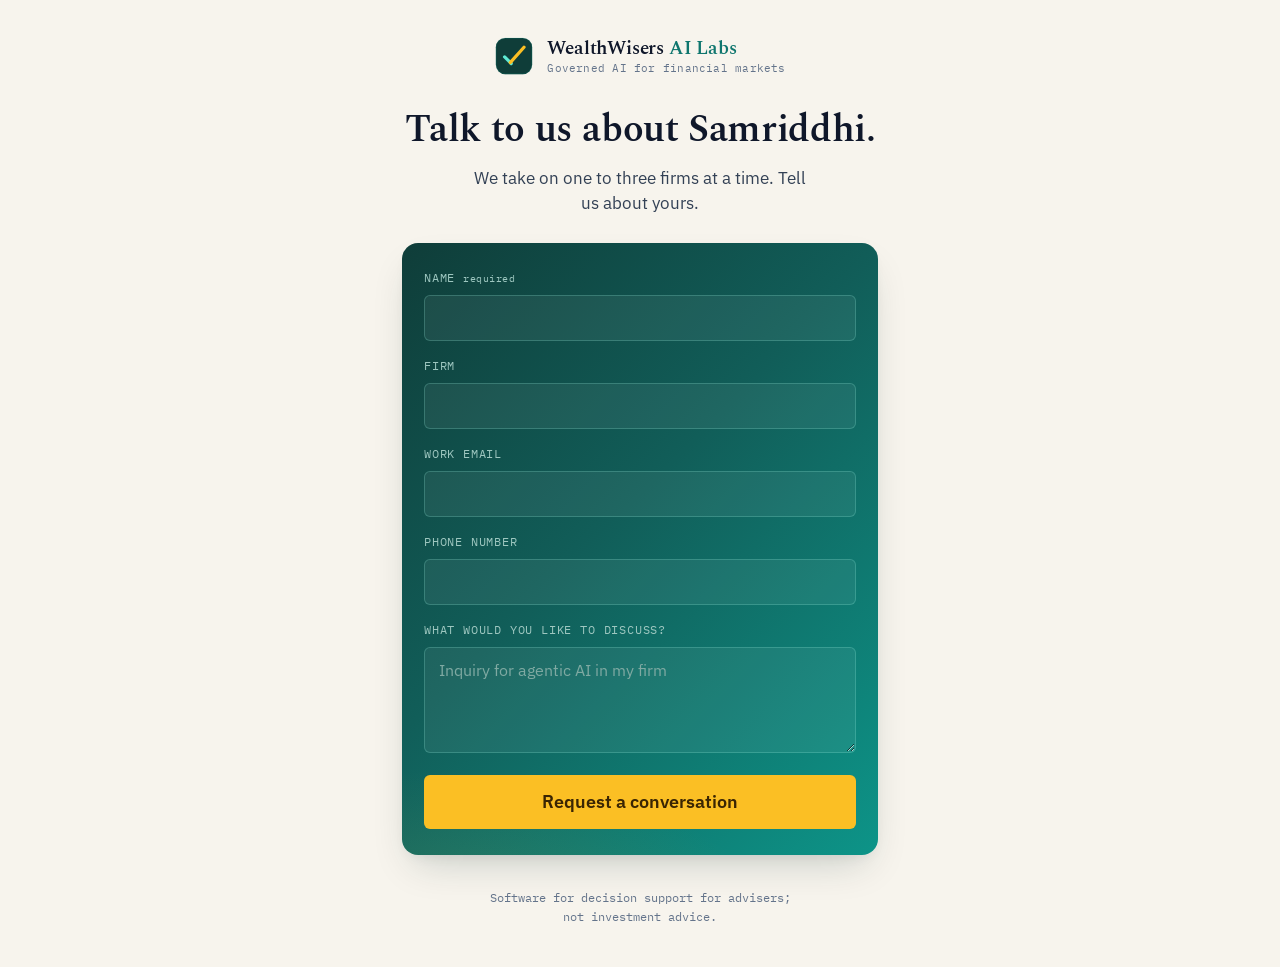
<file: contact/index.html>
<!DOCTYPE html>
<html lang="en">
<head>
<meta charset="utf-8">
<meta name="viewport" content="width=device-width, initial-scale=1">
<title>Talk to us about Samriddhi: WealthWisers AI Labs</title>
<meta name="description" content="Tell us about your firm. WealthWisers AI Labs takes on one to three firms at a time.">
<meta name="robots" content="noindex">
<link rel="icon" href="../assets/logo-mark.svg" type="image/svg+xml">
<meta name="theme-color" content="#0f3d39">
<link rel="canonical" href="https://ai-labs.wealthwisers.in/contact/">
<link rel="stylesheet" href="../site.css">
<script src="../contact.js" defer></script>
<style>
  /* Focused QR-destination contact page. Cream, mobile-first, non-navigable:
     the only way out is the logo, which links home. Reuses the site's form
     styling (the on-dark .cta-form) inside a teal card. */
  body{background:#F7F4ED;}
  .c-wrap{max-width:520px;margin:0 auto;min-height:100vh;display:flex;flex-direction:column;padding:36px 22px 40px;}
  .c-head{display:flex;justify-content:center;margin-bottom:34px;}
  .c-head .logo .name{font-size:19px;}
  .c-intro{text-align:center;margin-bottom:26px;}
  .c-intro h1{font-family:var(--font-display);font-weight:600;font-size:clamp(28px,7.4vw,38px);line-height:1.1;letter-spacing:-0.01em;color:var(--ink);margin:0;text-wrap:balance;}
  .c-intro .sub{font-size:17px;line-height:1.5;color:var(--slate-700);margin:14px auto 0;max-width:34ch;}
  .contact-card{background:var(--gradient-trust);border-radius:var(--radius-xl);padding:26px 22px;position:relative;overflow:hidden;box-shadow:var(--shadow-lg);}
  .contact-card::before{content:"";position:absolute;inset:0;background:radial-gradient(620px 380px at 12% 120%,rgba(251,191,36,0.16),transparent 55%);pointer-events:none;}
  .contact-card .cta-form{position:relative;background:transparent;border:none;padding:0;}
  .contact-card .cta-form .cta-form-submit{align-self:stretch;justify-content:center;margin-top:6px;}
  .c-foot{margin-top:auto;padding-top:34px;text-align:center;}
  .c-foot p{font-family:var(--font-mono);font-size:11.5px;line-height:1.65;color:var(--slate-500);margin:0;max-width:44ch;margin-inline:auto;}
</style>
</head>
<body>
<div class="c-wrap">
  <header class="c-head">
    <a class="logo" href="https://ai-labs.wealthwisers.in/" aria-label="WealthWisers AI Labs home">
      <img src="../assets/logo-mark.svg" alt="">
      <span class="wm">
        <span class="name">WealthWisers <span class="ai">AI Labs</span></span>
        <span class="tag">Governed AI for financial markets</span>
      </span>
    </a>
  </header>

  <div class="c-intro">
    <h1>Talk to us about Samriddhi.</h1>
    <p class="sub">We take on one to three firms at a time. Tell us about yours.</p>
  </div>

  <div class="contact-card">
    <form class="cta-form" id="contact-form" name="contact">
      <input type="hidden" name="page" value="Contact / QR page">
      <p class="hp" aria-hidden="true"><label>Leave this field empty: <input name="bot-field" tabindex="-1" autocomplete="off"></label></p>
      <div class="f-row">
        <label for="cf-name">Name <span class="req">required</span></label>
        <input id="cf-name" name="name" type="text" autocomplete="name" required aria-describedby="cf-name-err">
        <span class="cf-err" id="cf-name-err" hidden>Please add your name so we can reply.</span>
      </div>
      <div class="f-row">
        <label for="cf-firm">Firm</label>
        <input id="cf-firm" name="firm" type="text" autocomplete="organization">
      </div>
      <div class="f-row">
        <label for="cf-email">Work email</label>
        <input id="cf-email" name="email" type="email" autocomplete="email">
      </div>
      <div class="f-row">
        <label for="cf-phone">Phone number</label>
        <input id="cf-phone" name="phone" type="tel" autocomplete="tel">
      </div>
      <div class="f-row">
        <label for="cf-message">What would you like to discuss?</label>
        <textarea id="cf-message" name="message" rows="4" placeholder="Inquiry for agentic AI in my firm"></textarea>
      </div>
      <button class="btn btn-ondark btn-lg cta-form-submit" type="submit">Request a conversation</button>
    </form>
  </div>

  <footer class="c-foot">
    <p>Software for decision support for advisers; not investment advice.</p>
  </footer>
</div>
</body>
</html>
</file>
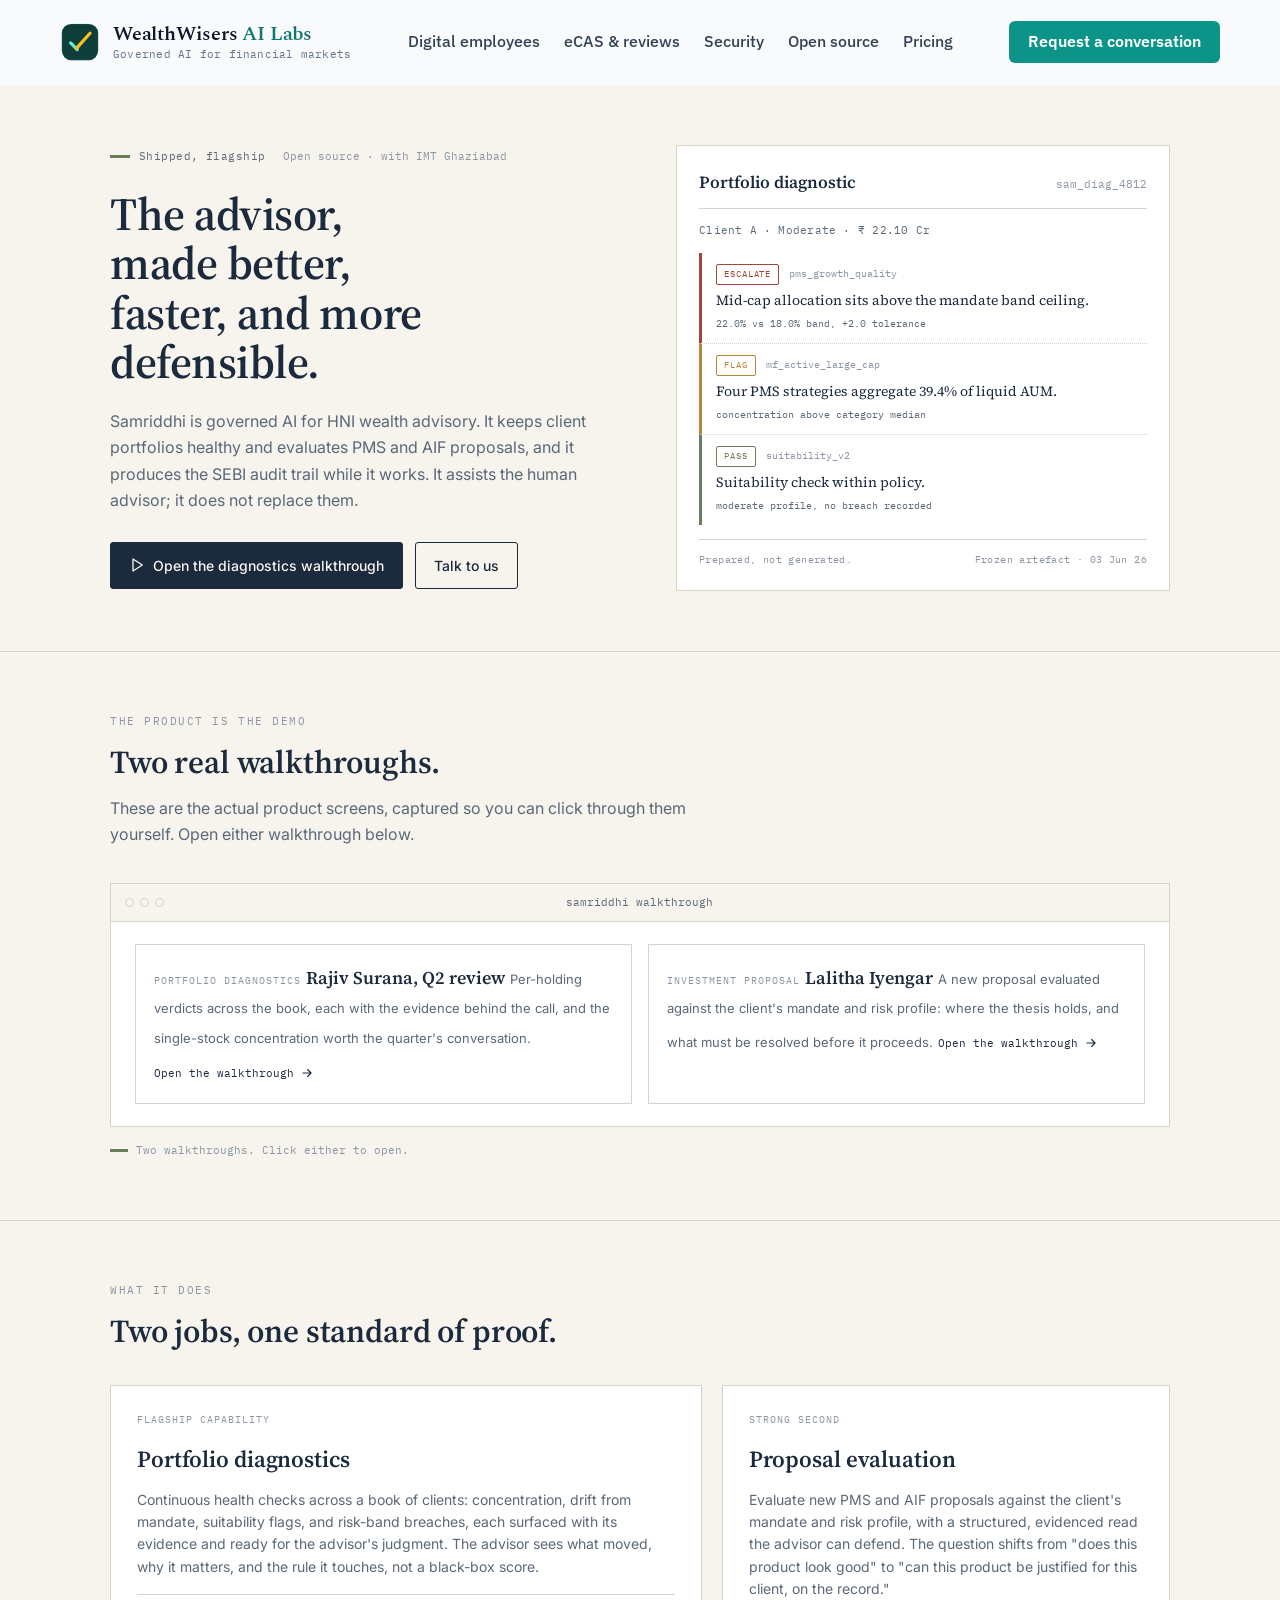
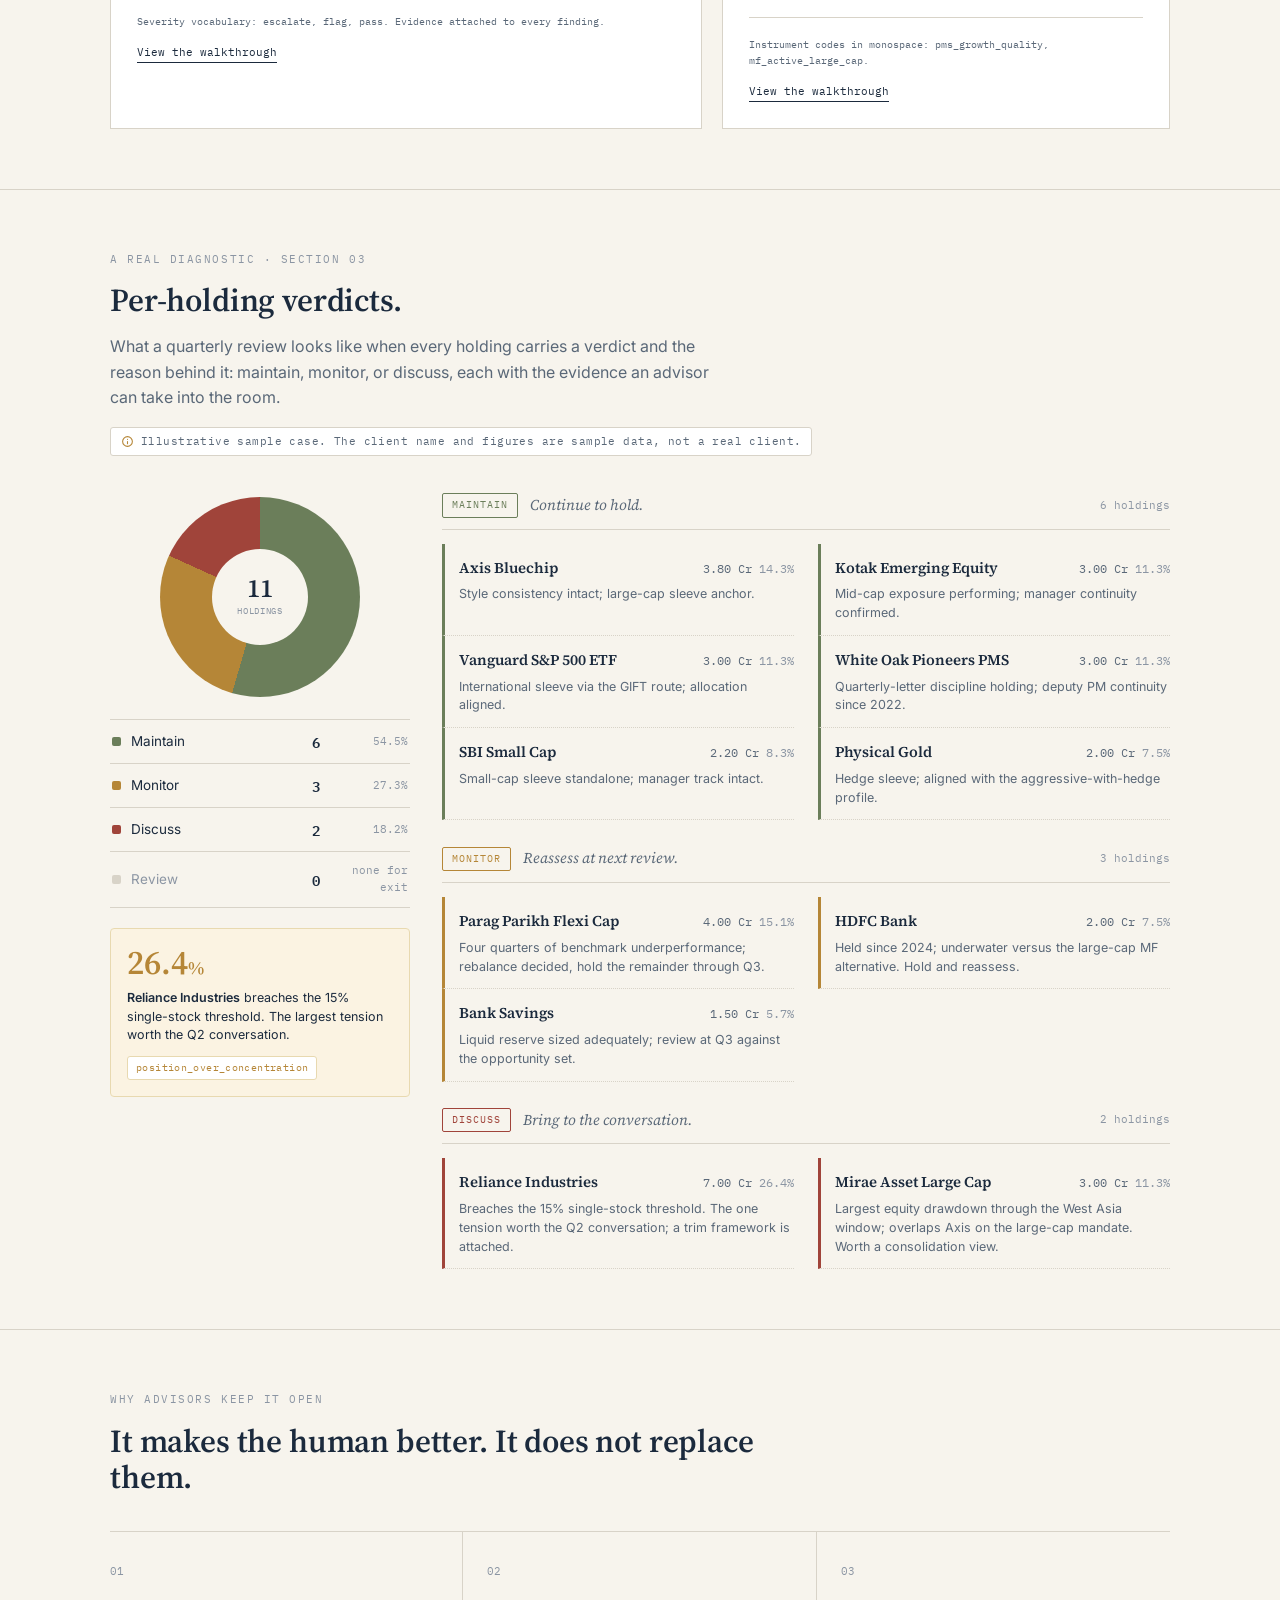
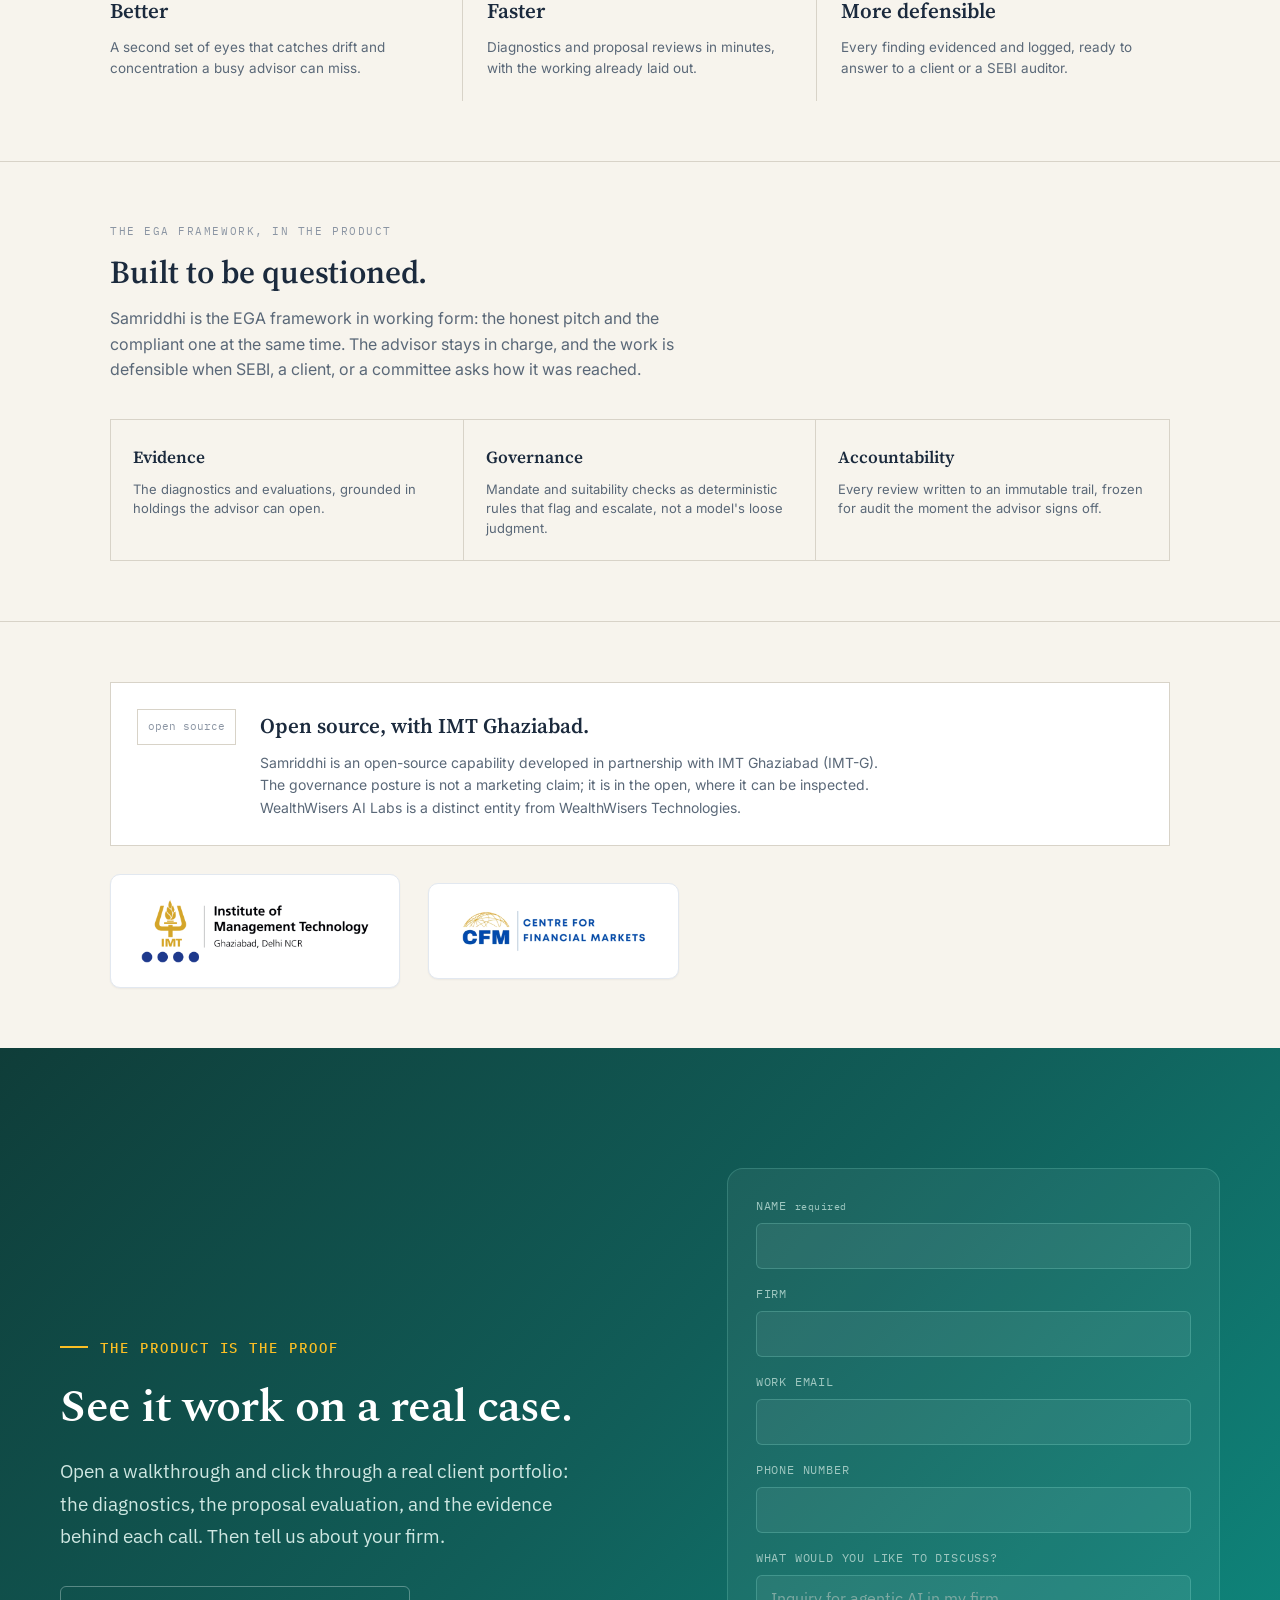
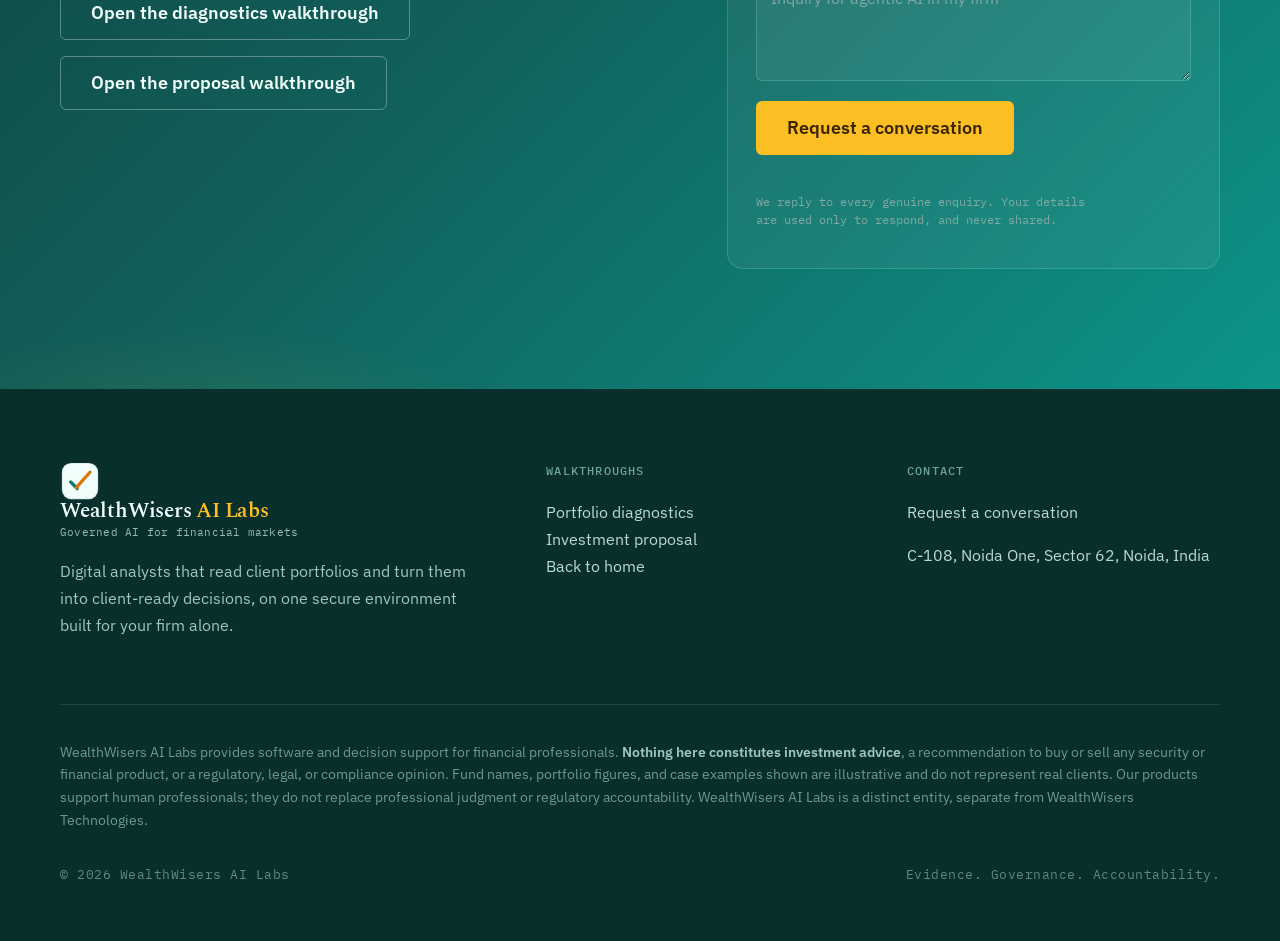
<file: demo/index.html>
<!DOCTYPE html>
<html lang="en">
<head>
<meta charset="utf-8">
<meta name="viewport" content="width=device-width, initial-scale=1">
<title>Samriddhi, the walkthrough: WealthWisers AI Labs</title>
<meta name="description" content="Samriddhi is governed AI for HNI wealth advisory. Click through two real walkthroughs: a portfolio diagnostics review and a new investment proposal, each evidenced and built to be questioned.">
<link rel="icon" href="../assets/logo-mark.svg" type="image/svg+xml">
<meta name="theme-color" content="#0f3d39">
<link rel="canonical" href="https://ai-labs.wealthwisers.in/demo/">
<meta property="og:type" content="website">
<meta property="og:title" content="Samriddhi, the walkthrough: WealthWisers AI Labs">
<meta property="og:description" content="Two real Samriddhi walkthroughs: a portfolio diagnostics review and a new investment proposal, each evidenced and built to be questioned.">
<meta property="og:image" content="https://ai-labs.wealthwisers.in/assets/hero-verdicts.png">
<meta property="og:url" content="https://ai-labs.wealthwisers.in/demo/">
<meta name="twitter:card" content="summary_large_image">
<link rel="stylesheet" href="../site.css">
<link rel="stylesheet" href="https://fonts.googleapis.com/css2?family=Source+Serif+4:ital,opsz,wght@0,8..60,400;0,8..60,500;0,8..60,600;1,8..60,400&family=Inter:wght@400;500;600&display=swap">
<link rel="stylesheet" href="samriddhi.css">
<script src="../contact.js" defer></script>
</head>
<body>

<header class="site-header" id="header">
  <div class="wrap nav">
    <a class="logo" href="../" aria-label="WealthWisers AI Labs home">
      <img src="../assets/logo-mark.svg" alt="">
      <span class="wm">
        <span class="name">WealthWisers <span class="ai">AI Labs</span></span>
        <span class="tag">Governed AI for financial markets</span>
      </span>
    </a>
    <nav class="nav-links" aria-label="Primary">
      <a href="../#employees">Digital employees</a>
      <a href="../#ecas">eCAS &amp; reviews</a>
      <a href="../#security">Security</a>
      <a href="../#opensource">Open source</a>
      <a href="../#pricing">Pricing</a>
    </nav>
    <div class="nav-cta">
      <a class="btn btn-secondary" href="../">Back to home</a>
      <a class="btn btn-primary" href="#contact-form">Request a conversation</a>
      <button class="menu-btn" id="menuBtn" aria-label="Open menu" aria-expanded="false">
        <svg viewBox="0 0 24 24" fill="none" stroke="currentColor" stroke-width="2" stroke-linecap="round"><path d="M3 6h18M3 12h18M3 18h18"/></svg>
      </button>
    </div>
  </div>
  <div class="mobile-menu" id="mobileMenu">
    <a href="../#employees">Digital employees</a>
    <a href="../#ecas">eCAS &amp; reviews</a>
    <a href="../#security">Security</a>
    <a href="../#opensource">Open source</a>
    <a href="../#pricing">Pricing</a>
    <a href="../">Back to home</a>
    <a class="btn btn-primary" href="#contact-form">Request a conversation</a>
  </div>
</header>

<main id="top" class="sam-auth">

  <!-- HERO -->
  <section class="sx-hero section">
    <div class="wrap sx-hero-grid">
      <div>
        <div class="sx-hero-meta">
          <span class="sx-status"><span class="sx-bar"></span> Shipped, flagship</span>
          <span class="sx-os">Open source &middot; with IMT Ghaziabad</span>
        </div>
        <h1 class="sx-title">The advisor, made better, faster, and more defensible.</h1>
        <p class="sx-hero-lede">Samriddhi is governed AI for HNI wealth advisory. It keeps client portfolios healthy and evaluates PMS and AIF proposals, and it produces the SEBI audit trail while it works. It assists the human advisor; it does not replace them.</p>
        <div class="sx-actions">
          <a class="sx-btn" href="cases/portfolio-diagnostics/"><svg viewBox="0 0 24 24" fill="none" stroke="currentColor" stroke-width="2" stroke-linecap="round" stroke-linejoin="round"><polygon points="6 3 20 12 6 21 6 3"/></svg> Open the diagnostics walkthrough</a>
          <a class="sx-btn sx-btn-ghost" href="../#talk">Talk to us</a>
        </div>
      </div>
      <div class="sx-mock">
        <div class="sx-mock-head"><span class="sx-mock-title">Portfolio diagnostic</span><span class="sx-caseid">sam_diag_4812</span></div>
        <div class="sx-mock-client">Client A &middot; Moderate &middot; &#8377;&nbsp;22.10 Cr</div>
        <div class="sx-finding escalate">
          <div class="sx-finding-top"><span class="sx-sev escalate">Escalate</span><span class="sx-finding-code">pms_growth_quality</span></div>
          <div class="sx-finding-text">Mid-cap allocation sits above the mandate band ceiling.</div>
          <div class="sx-finding-ev">22.0% vs 18.0% band, +2.0 tolerance</div>
        </div>
        <div class="sx-finding flag">
          <div class="sx-finding-top"><span class="sx-sev flag">Flag</span><span class="sx-finding-code">mf_active_large_cap</span></div>
          <div class="sx-finding-text">Four PMS strategies aggregate 39.4% of liquid AUM.</div>
          <div class="sx-finding-ev">concentration above category median</div>
        </div>
        <div class="sx-finding pass">
          <div class="sx-finding-top"><span class="sx-sev pass">Pass</span><span class="sx-finding-code">suitability_v2</span></div>
          <div class="sx-finding-text">Suitability check within policy.</div>
          <div class="sx-finding-ev">moderate profile, no breach recorded</div>
        </div>
        <div class="sx-mock-foot"><span>Prepared, not generated.</span><span>Frozen artefact &middot; 03 Jun 26</span></div>
      </div>
    </div>
  </section>

  <!-- CASE GATEWAY (was the live-demo embed) -->
  <section class="section">
    <div class="wrap">
      <div class="sx-sec-head">
        <span class="sx-kicker">The product is the demo</span>
        <h2 class="sx-h">Two real walkthroughs.</h2>
        <p class="sx-lede">These are the actual product screens, captured so you can click through them yourself. Open either walkthrough below.</p>
      </div>
      <div class="sx-browser">
        <div class="sx-browser-bar"><span class="sx-browser-dots"><i></i><i></i><i></i></span><span class="sx-browser-url">samriddhi walkthrough</span><span style="width:40px"></span></div>
        <div class="sx-browser-view">
          <div class="sx-gate">
            <a href="cases/portfolio-diagnostics/">
              <span class="g-k">Portfolio diagnostics</span>
              <span class="g-t">Rajiv Surana, Q2 review</span>
              <span class="g-d">Per-holding verdicts across the book, each with the evidence behind the call, and the single-stock concentration worth the quarter's conversation.</span>
              <span class="g-go">Open the walkthrough <svg viewBox="0 0 24 24" width="14" height="14" fill="none" stroke="currentColor" stroke-width="2" stroke-linecap="round" stroke-linejoin="round"><path d="M5 12h14M13 6l6 6-6 6"/></svg></span>
            </a>
            <a href="cases/investment-proposal/">
              <span class="g-k">Investment proposal</span>
              <span class="g-t">Lalitha Iyengar</span>
              <span class="g-d">A new proposal evaluated against the client's mandate and risk profile: where the thesis holds, and what must be resolved before it proceeds.</span>
              <span class="g-go">Open the walkthrough <svg viewBox="0 0 24 24" width="14" height="14" fill="none" stroke="currentColor" stroke-width="2" stroke-linecap="round" stroke-linejoin="round"><path d="M5 12h14M13 6l6 6-6 6"/></svg></span>
            </a>
          </div>
        </div>
      </div>
      <div class="sx-embed-note"><span class="sx-embed-label"><span class="sx-bar"></span> Two walkthroughs. Click either to open.</span></div>
    </div>
  </section>

  <!-- TWO CAPABILITIES -->
  <section class="section">
    <div class="wrap">
      <div class="sx-sec-head"><span class="sx-kicker">What it does</span><h2 class="sx-h">Two jobs, one standard of proof.</h2></div>
      <div class="sx-cap-grid">
        <article class="sx-cap">
          <span class="sx-cap-k">Flagship capability</span>
          <h3>Portfolio diagnostics</h3>
          <p>Continuous health checks across a book of clients: concentration, drift from mandate, suitability flags, and risk-band breaches, each surfaced with its evidence and ready for the advisor's judgment. The advisor sees what moved, why it matters, and the rule it touches, not a black-box score.</p>
          <div class="sx-cap-foot"><span class="sx-finding-ev">Severity vocabulary: escalate, flag, pass. Evidence attached to every finding.</span><a class="sx-cap-link" href="cases/portfolio-diagnostics/">View the walkthrough</a></div>
        </article>
        <article class="sx-cap">
          <span class="sx-cap-k">Strong second</span>
          <h3>Proposal evaluation</h3>
          <p>Evaluate new PMS and AIF proposals against the client's mandate and risk profile, with a structured, evidenced read the advisor can defend. The question shifts from "does this product look good" to "can this product be justified for this client, on the record."</p>
          <div class="sx-cap-foot"><span class="sx-finding-ev">Instrument codes in monospace: pms_growth_quality, mf_active_large_cap.</span><a class="sx-cap-link" href="cases/investment-proposal/">View the walkthrough</a></div>
        </article>
      </div>
    </div>
  </section>

  <!-- PER-HOLDING VERDICTS DIAGNOSTIC -->
  <section class="section">
    <div class="wrap">
      <div class="sx-sec-head">
        <span class="sx-kicker">A real diagnostic &middot; section 03</span>
        <h2 class="sx-h">Per-holding verdicts.</h2>
        <p class="sx-lede">What a quarterly review looks like when every holding carries a verdict and the reason behind it: maintain, monitor, or discuss, each with the evidence an advisor can take into the room.</p>
        <span class="sx-sample"><svg viewBox="0 0 24 24" fill="none" stroke="currentColor" stroke-width="2" stroke-linecap="round" stroke-linejoin="round"><circle cx="12" cy="12" r="9"/><path d="M12 16v-4M12 8h.01"/></svg> Illustrative sample case. The client name and figures are sample data, not a real client.</span>
      </div>
      <div class="diag-grid">
        <aside class="diag-summary">
          <div class="diag-pie" style="background:conic-gradient(var(--sage) 0 54.5%, var(--ochre) 54.5% 81.8%, var(--burgundy) 81.8% 100%)">
            <div class="diag-pie-c"><b>11</b><span>holdings</span></div>
          </div>
          <div class="diag-counts">
            <div class="diag-count"><span class="dc-dot" style="background:var(--sage)"></span><span class="dc-l">Maintain</span><b>6</b><span class="dc-p">54.5%</span></div>
            <div class="diag-count"><span class="dc-dot" style="background:var(--ochre)"></span><span class="dc-l">Monitor</span><b>3</b><span class="dc-p">27.3%</span></div>
            <div class="diag-count"><span class="dc-dot" style="background:var(--burgundy)"></span><span class="dc-l">Discuss</span><b>2</b><span class="dc-p">18.2%</span></div>
            <div class="diag-count muted"><span class="dc-dot" style="background:var(--rule)"></span><span class="dc-l">Review</span><b>0</b><span class="dc-p">none for exit</span></div>
          </div>
          <div class="diag-breach">
            <div class="db-num">26.4<span>%</span></div>
            <div class="db-text"><b>Reliance Industries</b> breaches the 15% single-stock threshold. The largest tension worth the Q2 conversation.</div>
            <span class="db-tag">position_over_concentration</span>
          </div>
        </aside>
        <div class="diag-groups">
          <div class="vd-group">
            <div class="vd-ghead"><span class="vd-glabel s-maintain">Maintain</span><span class="vd-gsub">Continue to hold.</span><span class="vd-gcount">6 holdings</span></div>
            <div class="vd-cards">
              <div class="vd-card s-maintain"><div class="vd-top"><span class="vd-name">Axis Bluechip</span><span class="vd-val">3.80 Cr <i>14.3%</i></span></div><div class="vd-note">Style consistency intact; large-cap sleeve anchor.</div></div>
              <div class="vd-card s-maintain"><div class="vd-top"><span class="vd-name">Kotak Emerging Equity</span><span class="vd-val">3.00 Cr <i>11.3%</i></span></div><div class="vd-note">Mid-cap exposure performing; manager continuity confirmed.</div></div>
              <div class="vd-card s-maintain"><div class="vd-top"><span class="vd-name">Vanguard S&amp;P 500 ETF</span><span class="vd-val">3.00 Cr <i>11.3%</i></span></div><div class="vd-note">International sleeve via the GIFT route; allocation aligned.</div></div>
              <div class="vd-card s-maintain"><div class="vd-top"><span class="vd-name">White Oak Pioneers PMS</span><span class="vd-val">3.00 Cr <i>11.3%</i></span></div><div class="vd-note">Quarterly-letter discipline holding; deputy PM continuity since 2022.</div></div>
              <div class="vd-card s-maintain"><div class="vd-top"><span class="vd-name">SBI Small Cap</span><span class="vd-val">2.20 Cr <i>8.3%</i></span></div><div class="vd-note">Small-cap sleeve standalone; manager track intact.</div></div>
              <div class="vd-card s-maintain"><div class="vd-top"><span class="vd-name">Physical Gold</span><span class="vd-val">2.00 Cr <i>7.5%</i></span></div><div class="vd-note">Hedge sleeve; aligned with the aggressive-with-hedge profile.</div></div>
            </div>
          </div>
          <div class="vd-group">
            <div class="vd-ghead"><span class="vd-glabel s-monitor">Monitor</span><span class="vd-gsub">Reassess at next review.</span><span class="vd-gcount">3 holdings</span></div>
            <div class="vd-cards">
              <div class="vd-card s-monitor"><div class="vd-top"><span class="vd-name">Parag Parikh Flexi Cap</span><span class="vd-val">4.00 Cr <i>15.1%</i></span></div><div class="vd-note">Four quarters of benchmark underperformance; rebalance decided, hold the remainder through Q3.</div></div>
              <div class="vd-card s-monitor"><div class="vd-top"><span class="vd-name">HDFC Bank</span><span class="vd-val">2.00 Cr <i>7.5%</i></span></div><div class="vd-note">Held since 2024; underwater versus the large-cap MF alternative. Hold and reassess.</div></div>
              <div class="vd-card s-monitor"><div class="vd-top"><span class="vd-name">Bank Savings</span><span class="vd-val">1.50 Cr <i>5.7%</i></span></div><div class="vd-note">Liquid reserve sized adequately; review at Q3 against the opportunity set.</div></div>
            </div>
          </div>
          <div class="vd-group">
            <div class="vd-ghead"><span class="vd-glabel s-discuss">Discuss</span><span class="vd-gsub">Bring to the conversation.</span><span class="vd-gcount">2 holdings</span></div>
            <div class="vd-cards">
              <div class="vd-card s-discuss"><div class="vd-top"><span class="vd-name">Reliance Industries</span><span class="vd-val">7.00 Cr <i>26.4%</i></span></div><div class="vd-note">Breaches the 15% single-stock threshold. The one tension worth the Q2 conversation; a trim framework is attached.</div></div>
              <div class="vd-card s-discuss"><div class="vd-top"><span class="vd-name">Mirae Asset Large Cap</span><span class="vd-val">3.00 Cr <i>11.3%</i></span></div><div class="vd-note">Largest equity drawdown through the West Asia window; overlaps Axis on the large-cap mandate. Worth a consolidation view.</div></div>
            </div>
          </div>
        </div>
      </div>
    </div>
  </section>

  <!-- VALUE PROPS -->
  <section class="section">
    <div class="wrap">
      <div class="sx-sec-head"><span class="sx-kicker">Why advisors keep it open</span><h2 class="sx-h">It makes the human better. It does not replace them.</h2></div>
      <div class="sx-vp-grid">
        <div class="sx-vp"><span class="sx-vp-n">01</span><h4>Better</h4><p>A second set of eyes that catches drift and concentration a busy advisor can miss.</p></div>
        <div class="sx-vp"><span class="sx-vp-n">02</span><h4>Faster</h4><p>Diagnostics and proposal reviews in minutes, with the working already laid out.</p></div>
        <div class="sx-vp"><span class="sx-vp-n">03</span><h4>More defensible</h4><p>Every finding evidenced and logged, ready to answer to a client or a SEBI auditor.</p></div>
      </div>
    </div>
  </section>

  <!-- EGA MAPPED -->
  <section class="section">
    <div class="wrap">
      <div class="sx-sec-head"><span class="sx-kicker">The EGA framework, in the product</span><h2 class="sx-h">Built to be questioned.</h2><p class="sx-lede">Samriddhi is the EGA framework in working form: the honest pitch and the compliant one at the same time. The advisor stays in charge, and the work is defensible when SEBI, a client, or a committee asks how it was reached.</p></div>
      <div class="sx-ega-grid">
        <div class="sx-ega-card"><span class="sx-ega-k">Evidence</span><p>The diagnostics and evaluations, grounded in holdings the advisor can open.</p></div>
        <div class="sx-ega-card"><span class="sx-ega-k">Governance</span><p>Mandate and suitability checks as deterministic rules that flag and escalate, not a model's loose judgment.</p></div>
        <div class="sx-ega-card"><span class="sx-ega-k">Accountability</span><p>Every review written to an immutable trail, frozen for audit the moment the advisor signs off.</p></div>
      </div>
    </div>
  </section>

  <!-- ORIGIN -->
  <section class="section">
    <div class="wrap">
      <div class="sx-origin">
        <span class="sx-origin-mark">open&nbsp;source</span>
        <div>
          <h3>Open source, with IMT Ghaziabad.</h3>
          <p>Samriddhi is an open-source capability developed in partnership with IMT Ghaziabad (IMT-G). The governance posture is not a marketing claim; it is in the open, where it can be inspected. WealthWisers AI Labs is a distinct entity from WealthWisers Technologies.</p>
        </div>
      </div>
      <div class="os-logos" style="margin-top:28px;">
        <a class="chip imt" href="https://www.imt.edu/" target="_blank" rel="noopener" aria-label="IMT Ghaziabad (opens in a new tab)"><img src="../assets/partner-imt.png" alt="IMT Ghaziabad, Institute of Management Technology"></a>
        <a class="chip cfm" href="https://www.imt.edu/centre-for-financial-markets/" target="_blank" rel="noopener" aria-label="IMT Centre for Financial Markets (opens in a new tab)"><img src="../assets/partner-cfm.png" alt="IMT CFM, Centre for Financial Markets"></a>
      </div>
    </div>
  </section>

</main>

<!-- CLOSING CTA (Labs teal) with the inline contact form -->
<section class="section cta" id="talk">
  <div class="wrap cta-grid">
    <div>
      <span class="eyebrow on-dark"><span class="rule"></span> The product is the proof</span>
      <h2>See it work on a real case.</h2>
      <p>Open a walkthrough and click through a real client portfolio: the diagnostics, the proposal evaluation, and the evidence behind each call. Then tell us about your firm.</p>
      <div class="cta-actions">
        <a class="btn btn-ondark-ghost btn-lg" href="cases/portfolio-diagnostics/">Open the diagnostics walkthrough</a>
        <a class="btn btn-ondark-ghost btn-lg" href="cases/investment-proposal/">Open the proposal walkthrough</a>
      </div>
    </div>
    <form class="cta-form" id="contact-form" name="contact">
      <input type="hidden" name="page" value="Demo landing">
      <p class="hp" aria-hidden="true"><label>Leave this field empty: <input name="bot-field" tabindex="-1" autocomplete="off"></label></p>
      <div class="f-row">
        <label for="cf-name">Name <span class="req">required</span></label>
        <input id="cf-name" name="name" type="text" autocomplete="name" required aria-describedby="cf-name-err">
        <span class="cf-err" id="cf-name-err" hidden>Please add your name so we can reply.</span>
      </div>
      <div class="f-row">
        <label for="cf-firm">Firm</label>
        <input id="cf-firm" name="firm" type="text" autocomplete="organization">
      </div>
      <div class="f-row">
        <label for="cf-email">Work email</label>
        <input id="cf-email" name="email" type="email" autocomplete="email">
      </div>
      <div class="f-row">
        <label for="cf-phone">Phone number</label>
        <input id="cf-phone" name="phone" type="tel" autocomplete="tel">
      </div>
      <div class="f-row">
        <label for="cf-message">What would you like to discuss?</label>
        <textarea id="cf-message" name="message" rows="4" placeholder="Inquiry for agentic AI in my firm"></textarea>
      </div>
      <button class="btn btn-ondark btn-lg cta-form-submit" type="submit">Request a conversation</button>
      <p class="f-note">We reply to every genuine enquiry. Your details are used only to respond, and never shared.</p>
    </form>
  </div>
</section>

<!-- FOOTER -->
<footer class="footer">
  <div class="wrap">
    <div class="footer-top">
      <div class="footer-col footer-brand">
        <a class="logo on-dark" href="../" aria-label="WealthWisers AI Labs home">
          <img src="../assets/logo-mark-inverse.svg" alt="">
          <span class="wm">
            <span class="name">WealthWisers <span class="ai">AI Labs</span></span>
            <span class="tag">Governed AI for financial markets</span>
          </span>
        </a>
        <p>Digital analysts that read client portfolios and turn them into client-ready decisions, on one secure environment built for your firm alone.</p>
      </div>
      <div class="footer-col">
        <h5>Walkthroughs</h5>
        <a href="cases/portfolio-diagnostics/">Portfolio diagnostics</a>
        <a href="cases/investment-proposal/">Investment proposal</a>
        <a href="../">Back to home</a>
      </div>
      <div class="footer-col">
        <h5>Contact</h5>
        <a href="#contact-form">Request a conversation</a>
        <p>C-108, Noida One, Sector 62, Noida, India</p>
      </div>
    </div>
    <p class="disclaimer">WealthWisers AI Labs provides software and decision support for financial professionals. <b>Nothing here constitutes investment advice</b>, a recommendation to buy or sell any security or financial product, or a regulatory, legal, or compliance opinion. Fund names, portfolio figures, and case examples shown are illustrative and do not represent real clients. Our products support human professionals; they do not replace professional judgment or regulatory accountability. WealthWisers AI Labs is a distinct entity, separate from WealthWisers Technologies.</p>
    <div class="footer-legal">
      <span>&copy; 2026 WealthWisers AI Labs</span>
      <span>Evidence. Governance. Accountability.</span>
    </div>
  </div>
</footer>

<script>
  document.documentElement.classList.add('js');
  const header = document.getElementById('header');
  const onScroll = () => header.classList.toggle('scrolled', window.scrollY > 8);
  onScroll(); window.addEventListener('scroll', onScroll, {passive:true});
  const mb = document.getElementById('menuBtn'), mm = document.getElementById('mobileMenu');
  mb.addEventListener('click', () => {
    const open = mm.classList.toggle('open');
    mb.setAttribute('aria-expanded', open ? 'true' : 'false');
  });
  mm.querySelectorAll('a').forEach(a => a.addEventListener('click', () => {
    mm.classList.remove('open'); mb.setAttribute('aria-expanded','false');
  }));
</script>
</body>
</html>
</file>
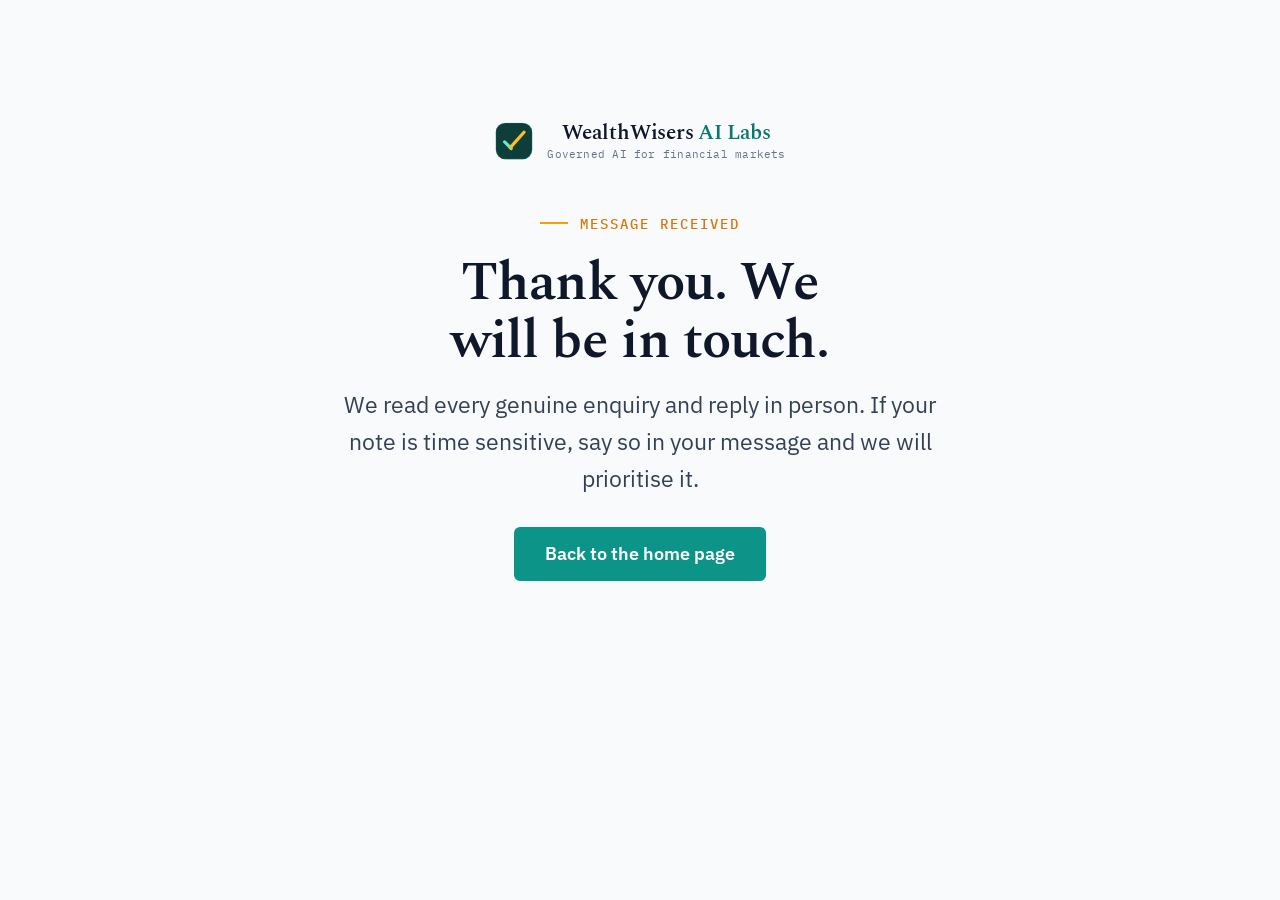
<file: thanks/index.html>
<!DOCTYPE html>
<html lang="en">
<head>
<meta charset="utf-8">
<meta name="viewport" content="width=device-width, initial-scale=1">
<title>Thank you: WealthWisers AI Labs</title>
<meta name="robots" content="noindex">
<link rel="icon" href="../assets/logo-mark.svg" type="image/svg+xml">
<link rel="stylesheet" href="../site.css">
<style>
  .thanks{min-height:78vh;display:grid;place-items:center;padding:96px 24px;text-align:center;}
  .thanks .inner{max-width:600px;}
  .thanks .logo{justify-content:center;margin-bottom:42px;}
  .thanks .eyebrow{justify-content:center;}
  .thanks .h-sec{margin:18px 0 16px;}
  .thanks .lede{margin:0 auto 30px;}
</style>
</head>
<body>
<main class="thanks">
  <div class="inner">
    <a class="logo" href="/" aria-label="WealthWisers AI Labs home">
      <img src="../assets/logo-mark.svg" alt="">
      <span class="wm">
        <span class="name">WealthWisers <span class="ai">AI Labs</span></span>
        <span class="tag">Governed AI for financial markets</span>
      </span>
    </a>
    <span class="eyebrow"><span class="rule"></span> Message received</span>
    <h1 class="h-sec">Thank you. We will be in touch.</h1>
    <p class="lede">We read every genuine enquiry and reply in person. If your note is time sensitive, say so in your message and we will prioritise it.</p>
    <a class="btn btn-primary btn-lg" href="/">Back to the home page</a>
  </div>
</main>
</body>
</html>
</file>
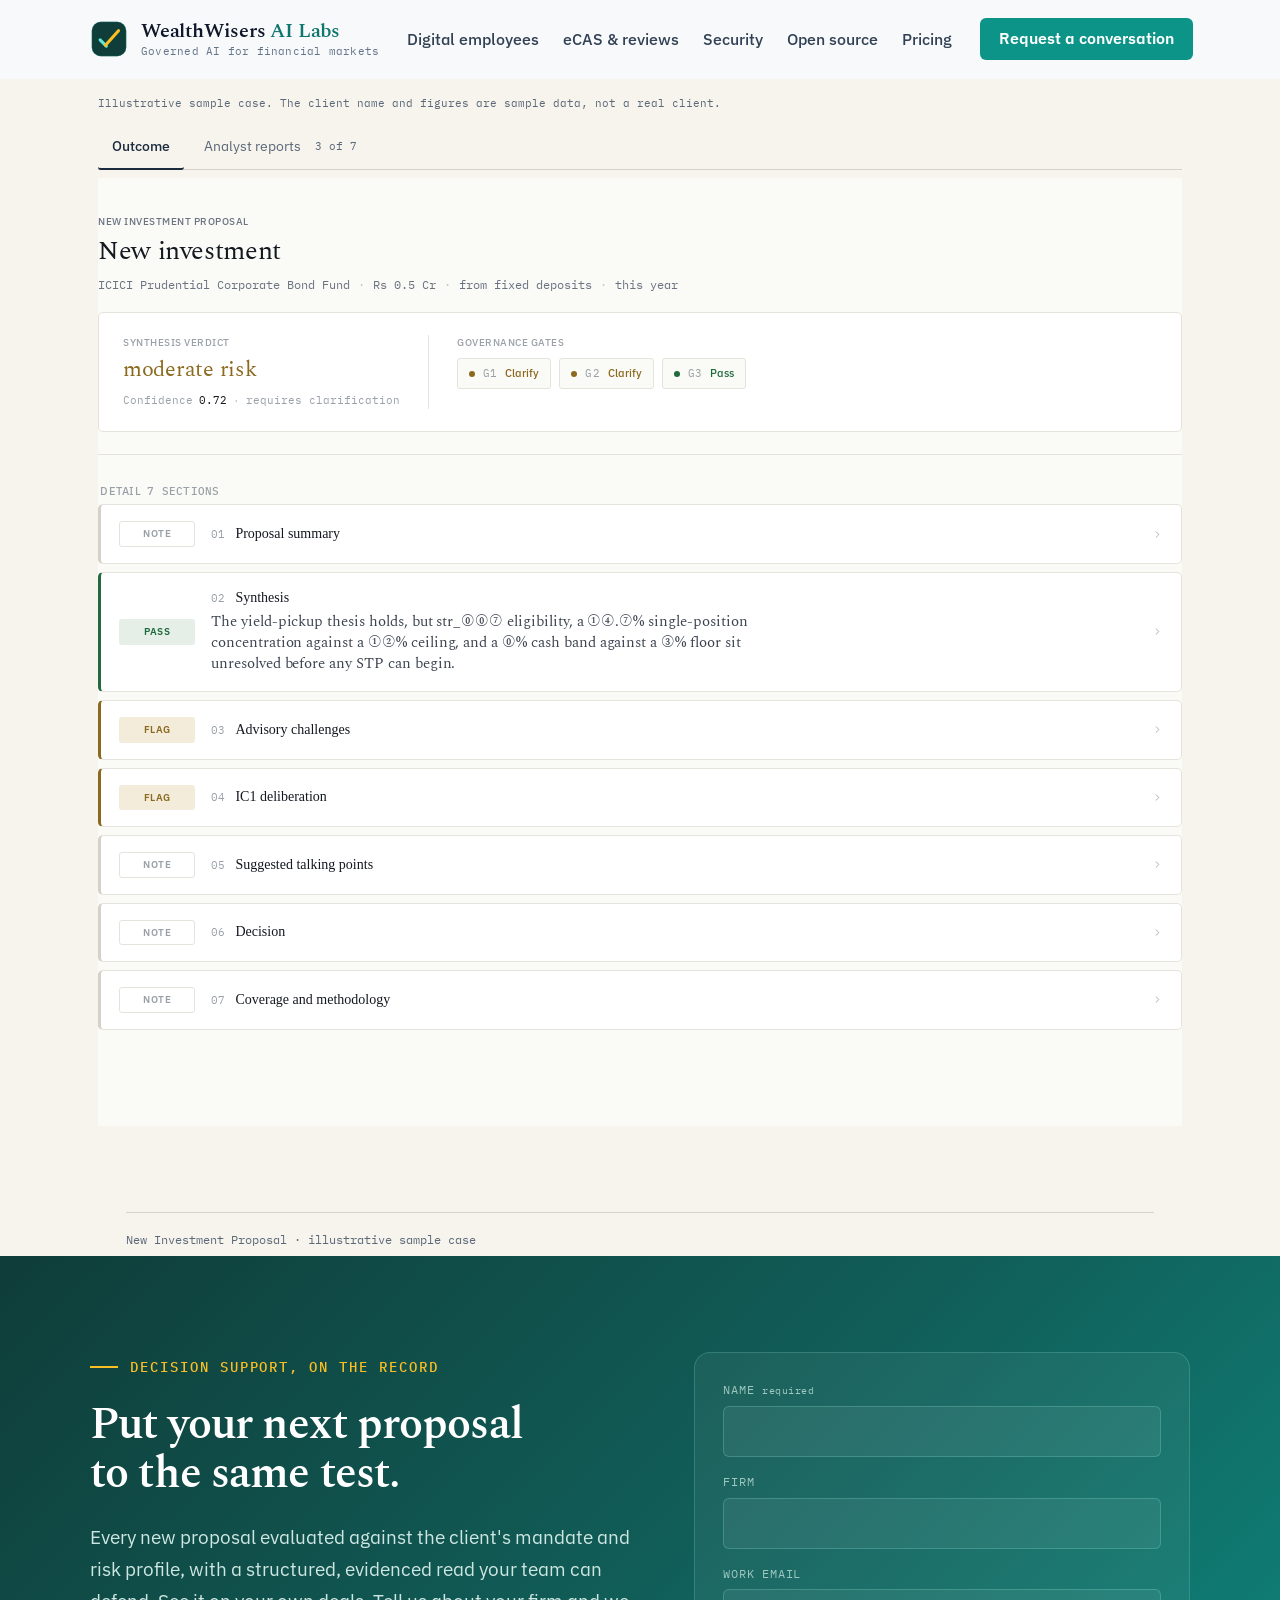
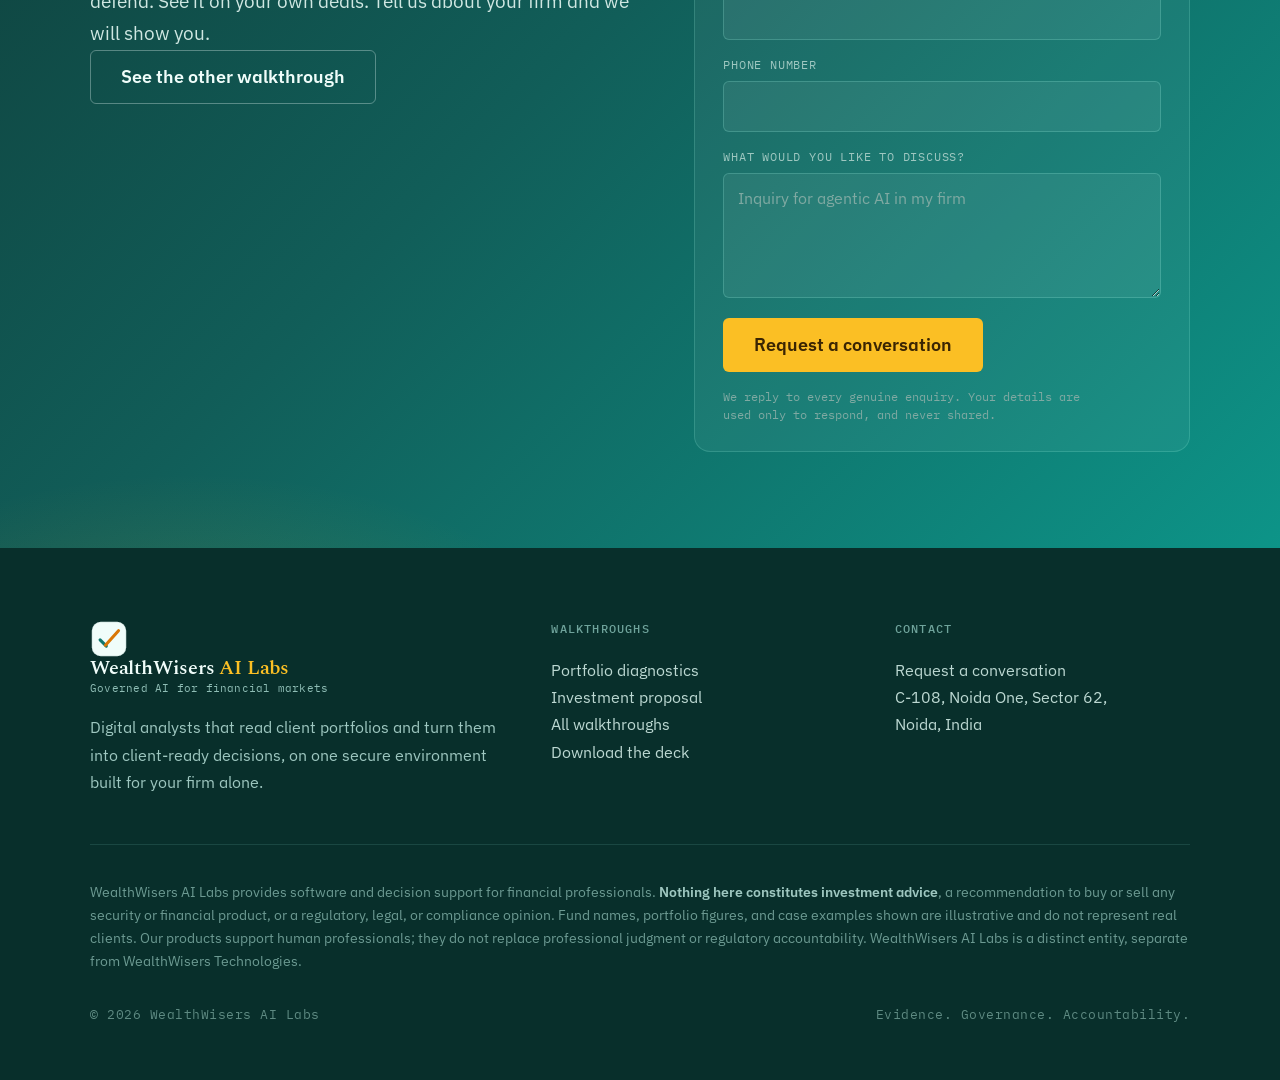
<file: demo/cases/investment-proposal/index.html>
<!DOCTYPE html>
<html lang="en">
<head>
<meta charset="utf-8">
<meta name="viewport" content="width=device-width, initial-scale=1">
<title>Investment proposal: Lalitha Iyengar, WealthWisers AI Labs</title>
<meta name="description" content="A Samriddhi investment-proposal evaluation: where the thesis holds, and what must be resolved before it proceeds. Illustrative sample case.">
<link rel="canonical" href="https://ai-labs.wealthwisers.in/demo/cases/investment-proposal/">
<meta property="og:type" content="website">
<meta property="og:title" content="Investment proposal: Lalitha Iyengar, WealthWisers AI Labs">
<meta property="og:description" content="A Samriddhi proposal evaluation, evidenced and gated. Illustrative sample case.">
<meta property="og:url" content="https://ai-labs.wealthwisers.in/demo/cases/investment-proposal/">
<link rel="icon" href="../../../assets/logo-mark.svg" type="image/svg+xml">
<meta name="theme-color" content="#0f3d39">
<link rel="stylesheet" href="page.css">
<!-- Shared case-page shell: brand fonts + the one header/CTA/footer (see ../case-shell.css) -->
<link rel="stylesheet" href="https://fonts.googleapis.com/css2?family=Spectral:ital,wght@0,300;0,400;0,500;0,600;0,700;1,400&family=IBM+Plex+Sans:wght@300;400;500;600;700&family=IBM+Plex+Mono:wght@400;500;600&display=swap">
<link rel="stylesheet" href="../case-shell.css">
<script src="../../../contact.js" defer></script>
<style>
  :root{--cream:#F7F4ED;--paper:#FCFAF5;--ink:#1B2A3D;--ink-mut:#5A6878;--rule:#D8D3C8;}
  body{margin:0;background:var(--cream);}
  /* The page header is now the shared site header (see ../case-shell.css). */
  /* Brand typography for the captured content. page.css chains --font-serif
     to an undefined --font-source-serif-4, so serif text collapses to Times;
     defining the three brand families here on the content wrapper fixes that
     and matches the rest of the site (Spectral + IBM Plex). */
  .ip-wrap{max-width:1140px;margin:0 auto;padding:0 28px;
    --font-sans:'IBM Plex Sans',system-ui,-apple-system,'Segoe UI',sans-serif;
    --font-serif:'Spectral',Georgia,'Times New Roman',serif;
    --font-mono:'IBM Plex Mono',ui-monospace,'SF Mono',Menlo,monospace;}
  .ip-disc{font-family:var(--font-mono);font-size:11px;color:var(--ink-mut);padding:16px 0 0;}
  .ip-tabs{display:flex;gap:6px;margin:14px 0 0;border-bottom:1px solid var(--rule);}
  .ip-tabs .case-tab{font-family:var(--font-sans);font-size:14px;color:var(--ink-mut);text-decoration:none;padding:10px 14px;border-bottom:2px solid transparent;margin-bottom:-1px;cursor:pointer;display:inline-flex;align-items:center;gap:8px;background:none;border-left:none;border-right:none;border-top:none;}
  .ip-tabs .case-tab.is-active{color:var(--ink);border-bottom-color:var(--ink);font-weight:500;}
  .ip-tabs .tab-count{font-family:var(--font-mono);font-size:11px;color:var(--ink-mut);}
  .ip-panel{padding:8px 0 64px;}
  .ip-panel[hidden]{display:none;}
  /* let my wrap control width; neutralize the captured inner padding/width */
  .ip-wrap .ar-shell, .ip-wrap .ar-inner{max-width:none;width:auto;margin:0;padding-left:0;padding-right:0;}
  /* interactivity: start collapsed, hide bulk + nested toggles, keep IC1 roles visible */
  .ar-c-item:not(.is-open) .ar-c-body{display:none;}
  .ar-c-head{cursor:pointer;}
  .ar-bulk{display:none;}
  .ic1-expand-toggle{display:none;}
  .ic1-roles{display:block !important;}
</style>
</head>
<body>
<!-- ===================== SHARED SITE HEADER ===================== -->
<header class="wwc-header" id="wwc-header">
  <div class="wwc-wrap wwc-nav">
    <a class="wwc-logo" href="../../../" aria-label="WealthWisers AI Labs home">
      <img src="../../../assets/logo-mark.svg" alt="">
      <span class="wwc-wm">
        <span class="wwc-name">WealthWisers <i>AI Labs</i></span>
        <span class="wwc-tag">Governed AI for financial markets</span>
      </span>
    </a>
    <nav class="wwc-nav-links" aria-label="Primary">
      <a href="../../../#employees">Digital employees</a>
      <a href="../../../#ecas">eCAS &amp; reviews</a>
      <a href="../../../#security">Security</a>
      <a href="../../../#opensource">Open source</a>
      <a href="../../../#pricing">Pricing</a>
    </nav>
    <div class="wwc-nav-cta">
      <a class="wwc-btn wwc-btn-secondary" href="../../">All walkthroughs</a>
      <a class="wwc-btn wwc-btn-primary" href="#contact-form">Request a conversation</a>
      <button class="wwc-menu-btn" id="wwc-menu-btn" aria-label="Open menu" aria-expanded="false">
        <svg viewBox="0 0 24 24" fill="none" stroke="currentColor" stroke-width="2" stroke-linecap="round"><path d="M3 6h18M3 12h18M3 18h18"/></svg>
      </button>
    </div>
  </div>
  <div class="wwc-mobile" id="wwc-mobile">
    <a href="../../../#employees">Digital employees</a>
    <a href="../../../#ecas">eCAS &amp; reviews</a>
    <a href="../../../#security">Security</a>
    <a href="../../../#opensource">Open source</a>
    <a href="../../../#pricing">Pricing</a>
    <a href="../../">All walkthroughs</a>
    <a class="wwc-btn wwc-btn-primary" href="#contact-form">Request a conversation</a>
  </div>
</header>
<div class="ip-wrap">
  <p class="ip-disc">Illustrative sample case. The client name and figures are sample data, not a real client.</p>
  <div class="ip-tabs">
    <a href="#outcome" class="case-tab is-active" data-tab="outcome">Outcome</a>
    <a href="#analyst" class="case-tab" data-tab="analyst">Analyst reports <span class="tab-count">3 of 7</span></a>
  </div>
  <section class="ip-panel" data-panel="outcome">
<div class="ar-shell"><div class="ar-inner"><div class="ar-case-head"><div class="eye">New Investment Proposal</div><h2>New investment</h2><div class="ar-case-meta"><span>ICICI Prudential Corporate Bond Fund</span><span class="sep">·</span><span>Rs <!-- -->0.5<!-- --> Cr</span><span class="sep">·</span><span>from <!-- -->fixed deposits</span><span class="sep">·</span><span>this year</span></div><div class="ar-verdict"><div class="ar-vsplit"><div class="ar-vlabel">Synthesis verdict</div><div class="ar-vrisk moderate">moderate<!-- --> risk</div><div class="ar-vmeta"><span>Confidence</span><span class="v">0.72</span><span class="sep">·</span><span>requires clarification</span></div></div><div><div class="ar-vlabel">Governance gates</div><div class="ar-gov-row"><span class="ar-gov-pill clarify" title="Mandate compliance: 2 band(s) sit at or beyond boundary; advisor clarification warranted."><span class="dot"></span><span class="code">G1</span><span class="status">Clarify</span></span><span class="ar-gov-pill clarify" title="SEBI MF scheme-level rules not in the curated store; clarification on the specific scheme's SEBI category and minimum applies."><span class="dot"></span><span class="code">G2</span><span class="status">Clarify</span></span><span class="ar-gov-pill " title="Single-advisor MVP; Priya Nair has unrestricted action authority. Multi-role permission rules activate in a future slice."><span class="dot"></span><span class="code">G3</span><span class="status">Pass</span></span></div></div></div></div><div><div class="ar-controls"><div class="eye">Detail<span class="ct">7 sections</span></div><div class="ar-bulk"><button type="button">Expand all</button><span class="sep">·</span><button type="button">Collapse all</button></div></div><div class="ar-c"><div class="ar-c-item sev-muted"><button class="ar-c-head" type="button" aria-expanded="false"><span class="ar-c-pill mut">Note</span><span class="ar-c-titleblock"><span class="ar-c-title-row"><span class="ar-c-num">01</span><span class="ar-c-title">Proposal summary</span></span></span><span class="ar-c-aside"><span class="chev"><svg width="11" height="11" viewBox="0 0 24 24" fill="none" stroke="currentColor" stroke-width="1.8" stroke-linecap="round" stroke-linejoin="round"><polyline points="9 6 15 12 9 18"></polyline></svg></span></span></button><div class="ar-c-body"><p class="case-paragraph">Mrs. Lalitha Iyengar, a Conservative-profile resident investor holding a ₹3.41 Cr liquid portfolio under a private limited company structure with a 25–45% equity mandate band, is the subject of an advisor-initiated proposal from Priya Nair to deploy ₹0.5 Cr from a September 2026 fixed deposit maturity into ICICI Prudential Corporate Bond Fund (AAA corporate debt) via a 6-month STP from a liquid fund. Post-action the equity band stays at 35.5% within mandate, debt rises from 64.5% to approximately 67.8%, and a second corporate bond fund position sits alongside the existing Franklin India Corporate Debt holding. The rationale rests on FD-to-AAA-debt yield pickup in a late-cutting / early-pause rate cycle over a 3Y operational window.</p></div></div><div class="ar-c-item sev-ok"><button class="ar-c-head" type="button" aria-expanded="false"><span class="ar-c-pill ok">Pass</span><span class="ar-c-titleblock"><span class="ar-c-title-row"><span class="ar-c-num">02</span><span class="ar-c-title">Synthesis</span></span><span class="ar-c-headline">The yield-pickup thesis holds, but str_007 eligibility, a 14.7% single-position concentration against a 12% ceiling, and a 0% cash band against a 3% floor sit unresolved before any STP can begin.</span></span><span class="ar-c-aside"><span class="chev"><svg width="11" height="11" viewBox="0 0 24 24" fill="none" stroke="currentColor" stroke-width="1.8" stroke-linecap="round" stroke-linejoin="round"><polyline points="9 6 15 12 9 18"></polyline></svg></span></span></button><div class="ar-c-body"><p class="case-paragraph">The proposed deployment is directionally coherent with mandate, stated and revealed risk tolerance, and prevailing rate-cycle logic; E4 and E7 produce low risk verdicts on the behavioural and scheme dimensions respectively, and E3 confirms the underlying yield-pickup thesis is valid even as it reads elevated on tactical macro stresses (Brent at $118.95/bbl on Hormuz disruption, INR at 94.79 reflecting 10.7% twelve-month depreciation, 10Y G-Sec at 6.99% after a 44 bps move). The verdict is constrained, not opposed, by three items the synthesis cannot dissolve. First, the str_007 structural eligibility flag, mutual_fund_debt is not listed as a confirmed eligible product for a private_limited_company/resident investor, surfaces in the Indian Context bundle and is amplified by E3, E4, and E7; none of the evidence layer can clear it. Second, the G1 mandate gate returns requires_clarification on two boundary conditions: post-action single-position concentration at 14.7% of liquid AUM against the 12% ceiling, and cash at 0.0% against a 3% floor; the concentration item compounds with E7's observation that combined corporate-bond fund exposure will approach 25% of liquid AUM across two positions. Third, G2 confirms scheme-level SEBI rules and E7 confirms manager tenure, exit-load schedule, modified duration, and Direct-vs-Regular plan designation are not in the available reference data, leaving the execution-grade picture incomplete. The synthesis verdict is therefore requires_clarification at moderate risk: the thesis is sound, but the pre-execution gating is not yet complete.</p><div class="verdict-subblock"><h4>Consensus areas</h4><ul class="pdf-bullets"><li>E3, E4, and E7 align that the underlying debt-to-debt yield-pickup logic is directionally sound for a Conservative investor in a late-cutting rate cycle</li><li>E4 and E7 align that the action is structurally coherent with stated and revealed risk tolerance and with the existing corporate-bond category precedent (Franklin India Corporate Debt)</li><li>E3, E4, and E7 independently surface str_007, private limited company eligibility for mutual_fund_debt is unresolved, as a pre-execution structural flag</li><li>G2 and E7 align that scheme-level SEBI rules and exit-load / plan-type details are not in the curated reference data and require advisor confirmation</li></ul></div><div class="verdict-subblock"><h4>Conflict areas</h4><ul class="pdf-bullets"><li>Risk-level dispersion across activated agents: E3 reads elevated on macro grounds (crude shock, INR stress, yield-curve steepening, duration mark-to-market risk) while E4 and E7 read low on behavioural-fit and scheme-quality grounds; the dimension of disagreement is execution-timing and duration positioning, not the underlying thesis</li><li>G1 mandate gate flags single-position concentration at 14.7% of liquid AUM against a 12% ceiling and a 0.0% cash floor breach against a 3% minimum, neither of which the evidence agents priced as material constraints on their own</li></ul></div><div class="verdict-subblock"><h4>Amplification flags</h4><ul class="pdf-bullets"><li>E3's yield-curve-steepening / duration risk combined with E7's missing modified-duration and plan-type disclosure means the execution-window risk is materially larger than either flag in isolation</li><li>G1's single-position concentration breach (14.7% vs 12% ceiling) combined with E7's category concentration observation (combined corporate-bond exposure approaching 25% of liquid AUM across two funds) elevates the concentration question from a calibration note to a mandate-level item</li><li>str_007 surfacing simultaneously in M0.IndianContext, E3, E4, and E7, with no agent able to clear it, converts a single structural flag into a hard pre-execution blocker</li></ul></div><div class="verdict-subblock ic1-counterfactual"><h4>IC1 counterfactual</h4><p class="case-paragraph">The proposal's directional logic, migrating a September 2026 FD maturity into a high-quality corporate bond fund via a six-month STP, is sound on the yield-pickup, behavioural-fit, and scheme-quality dimensions. The alternative-paths question is therefore not whether to abandon the thesis but how to sequence and structure execution so that the three compounding constraints surfaced by the Risk Assessor, the str_007 structural eligibility flag for mutual_fund_debt under a private_limited_company/resident structure (M0.IndianContext, treated as indicative practitioner practice rather than authoritative), the simultaneous G1 single-position concentration overshoot (14.7% vs 12% ceiling) and cash floor breach (0.0% vs 3.0% floor), and the duration-window mark-to-market exposure under E3's elevated macro stress, are bounded before commitment rather than priced after it.</p><p class="case-paragraph">Four structural families of alternatives present themselves. First, a deferred-execution path keeps the FD-ladder counterfactual in place while str_007 is cleared by qualified structural review and scheme-level data gaps (manager tenure, exit-load schedule, Direct vs Regular plan, modified duration) are filled. Second, a resized-and-rebalanced path holds the migration thesis but trims the ticket so that single-position concentration sits within the 12% ceiling and a portion is parked to restore the 3.0% cash floor. Third, a structure-route alternative substitutes an instrument family that does not carry the str_007 ambiguity for a corporate-entity investor, direct AAA corporate bonds or a target-maturity G-Sec / SDL holding, preserving the conservative-debt objective via a route whose structural eligibility is not in question. Fourth, a duration-bounded sequencing path retains the STP mechanism but stages it against confirmed modified-duration data and the evolution of the Brent / INR / 10Y G-Sec stress complex, rather than launching the full six-month window into a tactically stressed yield environment.</p><p class="case-paragraph">These paths are not mutually exclusive; the resized-and-rebalanced and duration-bounded sequencing paths combine naturally, and the deferred-execution path is a precondition for any of the others under the str_007 reading. The structure-route alternative is the only path that dissolves the eligibility flag at source rather than waiting on its resolution; it carries operational complexity in exchange for that property.</p><ul class="ic1-alternative-paths"><li><span class="ic1-bullet-title">Deferred-execution with FD ladder bridge.</span> Roll the September 2026 FD maturity into a 6–12 month FD ladder at prevailing yields while str_007 eligibility is cleared by qualified structural review and E7's scheme-level data gaps (manager tenure, exit-load schedule, Direct vs Regular plan, modified duration) are resolved. Addresses the binary eligibility gate, the scheme-execution data gaps, and the duration-window exposure by deferring commitment until each is priced.</li><li><span class="ic1-bullet-title">Resized ticket with cash-floor restoration.</span> Reduce the deployment to approximately Rs 0.35–0.40 Cr so that the resulting ICICI Prudential Corporate Bond position sits at or below the 12% single-position ceiling, and direct the residual Rs 0.10–0.15 Cr to a liquid fund sleeve to lift cash from 0.0% toward the 3.0% mandate floor. Addresses the G1 single-position concentration breach and the cash floor breach simultaneously, and reduces the combined corporate-bond category footprint.</li><li><span class="ic1-bullet-title">Structure-route substitution into directly-held debt.</span> Substitute the corporate bond fund wrapper with direct AAA-rated corporate bonds or a target-maturity G-Sec / SDL holding sized to the same Rs 0.5 Cr exposure, routed through the private limited company's demat. Dissolves the str_007 eligibility ambiguity at source by selecting an instrument family whose structural eligibility under the corporate-entity structure is not in question, and replaces slab-rate MF taxation with the directly-held debt tax treatment.</li><li><span class="ic1-bullet-title">Duration-bounded staged STP.</span> Retain the STP mechanism but extend the window to 9–12 months and gate each tranche on a confirmed modified-duration band for the scheme plus a checkpoint on the Brent / INR / 10Y G-Sec stress complex flagged by E3. Addresses the duration-window mark-to-market exposure by spreading entry across the tactically stressed yield environment rather than concentrating it into a six-month window with unconfirmed duration.</li><li><span class="ic1-bullet-title">Partial migration with Franklin position trim.</span> Combine a reduced Rs 0.30 Cr ICICI Prudential Corporate Bond Fund deployment with a partial trim of the existing Franklin India Corporate Debt position, keeping combined corporate-bond category exposure below 20% of liquid AUM and avoiding the single-position concentration overshoot. Addresses both the G1 concentration breach and E7's category concentration observation, at the cost of triggering a taxable event on the Franklin trim.</li></ul></div></div></div><div class="ar-c-item sev-flg"><button class="ar-c-head" type="button" aria-expanded="false"><span class="ar-c-pill flg">Flag</span><span class="ar-c-titleblock"><span class="ar-c-title-row"><span class="ar-c-num">03</span><span class="ar-c-title">Advisory challenges</span></span></span><span class="ar-c-aside"><span class="chev"><svg width="11" height="11" viewBox="0 0 24 24" fill="none" stroke="currentColor" stroke-width="1.8" stroke-linecap="round" stroke-linejoin="round"><polyline points="9 6 15 12 9 18"></polyline></svg></span></span></button><div class="ar-c-body"><p class="section-sub">Surfaced by A1 as the questions the synthesis should be ready to answer in conversation with the investor.</p><div class="challenge-list"><div class="challenge-card"><div class="challenge-cat">Counter-argument</div><div class="challenge-headline">The 7.32% 3Y return was earned during a 125 bps cutting cycle that has now paused, and the forward path is not the backward path.</div><div class="challenge-title">The yield-pickup math assumes a stable-to-falling yield path the macro evidence does not support</div><p class="challenge-body">E3 reads the yield-pickup thesis as 'directionally valid' but simultaneously flags an active crude shock at $118.95/bbl, INR at 94.79 (10.7% twelve-month depreciation), and a 10Y G-Sec that has already moved 44 bps to 6.99% with an intraday spike to 7.19%. E7 cites a 3Y return of 7.32% on a Sharpe of 1.853, both backward-looking figures earned in a different rate regime. If the advisor's pitch to Mrs. Iyengar leans on the 7.32% number, what is the forward expected return under a scenario where RBI's pause extends through FY27 and 10Y yields drift toward 7.25%? The FD she would forfeit carries a known coupon; the bond fund carries a coupon plus duration mark-to-market. How does the synthesis describe the downside path of the next twelve months to a Conservative investor whose revealed tolerance is below her stated label?</p></div><div class="challenge-card"><div class="challenge-cat">Counter-argument</div><div class="challenge-headline">str_007 sits in four agent verdicts as 'unresolved' but the proposal is being walked to the investor as if resolution is procedural rather than substantive.</div><div class="challenge-title">str_007 is treated as a clearable advisor confirmation, not as a structural blocker</div><p class="challenge-body">Four independent layers, M0.IndianContext, E3, E4, and E7, surface that mutual_fund_debt is not listed in eligible_products for a private_limited_company/resident structure. The synthesis frames this as a 'pre-execution gating' item to be cleared by Priya Nair. But the curated reference data does not say 'unclear'; it says 'not listed.' What is the basis for assuming this resolves favourably? If the private limited company structure restricts the investee universe (a common feature of corporate investment policy statements and Companies Act §186 considerations), the entire proposal collapses regardless of how clean the macro, behavioural, and scheme dimensions read. Has the advisor obtained the board resolution or investment policy reference that authorises this category for this entity, and if not, why is the conversation with Mrs. Iyengar happening before that confirmation rather than after?</p></div><div class="challenge-card"><div class="challenge-cat">Stress test</div><div class="challenge-headline">A medical liquidity event mid-STP draws against an unknown exit load and a duration-mark-to-market that the synthesis has not sized.</div><div class="challenge-title">Medical contingency timing against a 6-month STP plus exit load opacity</div><p class="challenge-body">E4 flags medical_contingency_liquidity_sensitivity and notes the 2022 ₹30 L equity withdrawal locking ₹4 L of realised loss against advisor counsel, Mrs. Iyengar's revealed pattern is to liquidate under stress at unfavourable timing. The STP runs 6 months from a liquid fund into the corporate bond fund; E7 explicitly flags that the exit_load_data_not_available. If a medical event in Q4 2026 (six months into the STP, partly deployed) forces redemption, what is the worst-case exit-load drag plus duration mark-to-market under the E3 rate scenario? The synthesis preserves 'liquidity tier' in narrative but does not stress-test the redemption path. With ₹1.85 Cr remaining in FDs and 0% cash post-action, where does the contingency draw come from first, and at what cost?</p></div><div class="challenge-card"><div class="challenge-cat">Stress test</div><div class="challenge-headline">Two corporate bond funds drawing from a similar AAA universe is one concentration, not two diversified positions, and the synthesis has not sized the joint exposure.</div><div class="challenge-title">G1 concentration breach combines with E7 category concentration to produce a sleeve-design issue the verdict treats as a calibration note</div><p class="challenge-body">G1 returns the new position at 14.7% of liquid AUM against a 12% ceiling. E7 separately notes that combined corporate-bond fund exposure approaches 25% of liquid AUM across the Franklin and ICICI positions. These are not independent observations, they are the same concentration pattern visible at two resolutions. If the Franklin India Corporate Debt fund and the ICICI Prudential Corporate Bond Fund both draw from a similar AAA corporate universe (a question E7 cannot answer without holdings overlap analysis), what is the effective issuer-level concentration? In a 2018-IL&amp;FS-style or 2019-DHFL-style single-name credit event in the AAA corporate paper universe, what is the joint drawdown across both funds, and is that compatible with a Conservative mandate? The synthesis defers this to 'the next semi-annual review', is that the right cadence for a concentration question being created today?</p></div><div class="challenge-card"><div class="challenge-cat">Stress test</div><div class="challenge-headline">Forty basis points of plan-type fee differential compounds to roughly ₹60,000 over three years against a yield-pickup thesis whose spread is itself measured in low single digits.</div><div class="challenge-title">The Direct-vs-Regular plan question is fee structure, not data hygiene</div><p class="challenge-body">E7 flags that the 0.56% TER may correspond to Regular plan, with a typical 30–50 bps delta to Direct in this category. On ₹50 L over a 3Y operational window, a 40 bps fee differential compounds to roughly ₹60,000 of foregone return, material against the FD-vs-corporate-bond spread the entire thesis rests on. If the advisor is recommending Regular plan, what is the basis, and has Mrs. Iyengar been shown the Direct equivalent for comparison? The advisor-initiated, investor-deferential dynamic that E4 describes is precisely the dynamic in which Regular-plan default recommendations are least likely to be challenged by the investor. The synthesis does not surface this as a conflict-of-interest-adjacent question.</p></div><div class="challenge-card"><div class="challenge-cat">Edge case</div><div class="challenge-headline">After corporate tax, Ind AS classification, and audit treatment, the after-tax FD-versus-bond-fund spread for a private limited company may be materially narrower than the pre-tax thesis suggests.</div><div class="challenge-title">Private limited company tax treatment under post-April-2023 debt fund regime</div><p class="challenge-body">E7 correctly notes that Budget 2024 removed indexation for debt MFs acquired on or after 1 April 2023, with gains taxed at slab rate. For a private limited company, this means the corporate tax rate (22% or 25.17% with surcharge and cess depending on regime elected) applies on accrual-style yield realisation. Compared to a corporate FD where interest is similarly taxed at corporate rate but TDS is deducted at source with clearer accounting treatment, what is the actual after-tax yield differential versus FD reinvestment, and does it still support the thesis once corporate tax overlay, audit treatment of unrealised MTM, and Ind AS classification (FVTPL vs amortised cost) are considered? The synthesis flags tax as 'secondary' per the advisor's own framing, but for a corporate investor, tax is rarely secondary.</p></div><div class="challenge-card"><div class="challenge-cat">Edge case</div><div class="challenge-headline">This is the first advisor recommendation in the documented relationship history, and it is simultaneously the one that breaches two mandate bands and concentrates a category.</div><div class="challenge-title">Zero prior advisor interactions on file caps E4 confidence but the synthesis proceeds as if behavioural alignment is established</div><p class="challenge-body">E4 explicitly states 'prior advisor interactions on record: 0' and reduces confidence to 0.82 accordingly. The behavioural fit verdict rests on a single 2022 data point (the equity withdrawal) and the structural logic that 'debt-to-debt is conservative.' But the proposal is the first documented advisor recommendation in this relationship's recorded history. What is the basis for treating Mrs. Iyengar's consent as informed consent rather than reactive-deferential consent in the specific sense E4 itself names? Should the first documented recommendation in the file be a ₹50 L category-concentrating action that breaches two mandate bands, or should the first recommendation be lower-stakes precisely to establish the engagement pattern with documentation?</p></div></div></div></div><div class="ar-c-item sev-flg"><button class="ar-c-head" type="button" aria-expanded="false"><span class="ar-c-pill flg">Flag</span><span class="ar-c-titleblock"><span class="ar-c-title-row"><span class="ar-c-num">04</span><span class="ar-c-title">IC1 deliberation</span></span></span><span class="ar-c-aside"><span class="chev"><svg width="11" height="11" viewBox="0 0 24 24" fill="none" stroke="currentColor" stroke-width="1.8" stroke-linecap="round" stroke-linejoin="round"><polyline points="9 6 15 12 9 18"></polyline></svg></span></span></button><div class="ar-c-body"><p class="section-sub">Committee-level analysis surfaced because materiality fired on this case.</p><p class="case-paragraph">The central deliberation question is whether the committee should support a deferred-deployment variant of the proposed Rs 50 L migration from a September 2026 FD maturity into ICICI Prudential Corporate Bond Fund, conditioned on staged resolution of three compounding constraints, or should prefer the FD-ladder counterfactual until the structural eligibility question is cleared. The underlying yield-pickup thesis is convergent across all evidence agents: E3 validates the late-cutting rate-cycle logic, E4 confirms structural coherence with stated and revealed Conservative tolerance, and E7 affirms scheme-level quality on AUM, volatility, and risk-adjusted return dimensions. The proposal does not engage equity, does not compress the liquidity tier, and aligns with the existing Franklin India Corporate Debt precedent. However, three vectors compound rather than stand alone. First, str_007, mutual_fund_debt is not listed as a confirmed eligible product for a private_limited_company/resident investor structure, surfaces independently in M0.IndianContext (treated as indicative practitioner practice), E3, E4, and E7, with no evidence agent authorised to clear it; this is a binary pre-execution gate, not a calibration item. Second, two simultaneous G1 band-edge breaches (single-position concentration at 14.7% of liquid AUM against a 12% ceiling; cash at 0.0% against a 3.0% floor) compound with E7's observation that combined corporate-bond fund exposure will approach 25% of liquid AUM across two positions, converting a calibration note into a category-level concentration item. Third, E3 documents an active macro stress window (Brent at $118.95/bbl, INR at 94.79 reflecting 10.7% twelve-month depreciation, 10Y G-Sec at 6.99% with an intraday spike to 7.19%), while E7 cannot confirm the fund's modified duration or whether the 0.56% TER reflects the Direct or Regular plan; the execution-window duration risk and the true fee-drag picture are therefore both incomplete.</p><p class="case-paragraph">The Risk Assessor frames these three vectors as compounding rather than enumerable: the eligibility flag blocks recovery pathways for the concentration and timing mitigations until cleared, and the duration-window exposure cannot be quantified until modified duration is confirmed. The Devil's Advocate goes further, arguing that str_007 should be treated as dispositive rather than enumerable, that wrapper eligibility for a private_limited_company/resident is a precondition to sizing, not a concurrent item to be resolved alongside duration disclosure or band recalibration, and that the current Rs 50 L sizing appears calibrated to product attractiveness rather than to the mandate architecture, since it simultaneously breaches three band-edge items. The Devil's Advocate also challenges the macro window as poorly chosen for a debt fund deployment whose duration is unspecified, and notes that E4's behavioural confidence is capped at 0.82 due to Mrs. Iyengar's zero prior advisor interactions and her never having independently proposed a new product type. The Counterfactual Engine surfaces four structural alternative paths: (1) deferred-execution with an FD-ladder bridge pending str_007 resolution and E7's scheme-level data gaps; (2) resized ticket with cash-floor restoration, reducing the deployment to Rs 0.35–0.40 Cr to sit within the 12% ceiling and directing residual funds to restore the 3.0% cash floor; (3) structure-route substitution into directly-held AAA corporate bonds or target-maturity G-Sec / SDL holdings, dissolving the str_007 ambiguity at source; and (4) duration-bounded staged STP extending the window to 9–12 months with gating on confirmed modified-duration and macro stress checkpoints. These paths are not mutually exclusive; the resized-and-rebalanced and duration-bounded sequencing paths combine naturally, and the deferred-execution path is a precondition for any of the others under the str_007 reading.</p><p class="case-paragraph">The institutional read is that the proposal as currently constituted exhibits a structural pattern in which three concurrent constraints, one binary eligibility gate, two simultaneous mandate-band breaches, and a cluster of execution-grade data gaps, sit unresolved before any STP can commence. The thesis is sound; the sequencing is not. The committee's task is to determine whether the deferred-deployment variant with staged resolution of str_007, G1 band reconciliation, and E7's scheme-level data gaps represents the appropriate path forward, or whether one of the Counterfactual Engine's alternative structures (resizing, structure-route substitution, or duration-bounded staging) better bounds the compound stress profile. The FD-ladder counterfactual is not merely a holding position; on present evidence it is the unambiguously more disciplined default until at minimum str_007 is cleared and the duration / plan-type questions are closed.</p><button type="button" class="ic1-expand-toggle" aria-expanded="false">Hide per-role contributions</button><div class="ic1-roles"><div class="ic1-role-block"><h3 class="ic1-role-heading">Chair</h3><p class="case-paragraph">The proposal is a debt-to-debt redeployment of a Rs 50 L September 2026 FD maturity into ICICI Prudential Corporate Bond Fund via a 6-month STP, advisor-initiated by Priya Nair and consented to by Mrs. Iyengar. On the substantive merits, the synthesis is convergent: E3 confirms the late-cutting / early-pause rate cycle compresses FD reinvestment yields and validates the yield-pickup logic; E4 reads the action as structurally coherent with both stated Conservative tolerance and the more conservative revealed pattern, and as a non-novel addition given the existing Franklin India Corporate Debt precedent; E7 confirms scheme-level quality at category-mandate, AUM, TER, and risk-adjusted return dimensions. The thesis is not in dispute. What is in dispute is whether the pre-execution gating can be cleared in the form the proposal currently takes.</p><p class="case-paragraph">Three constraints sit unresolved and compound rather than stand alone. First, str_007, mutual_fund_debt is not listed as an eligible product for a private_limited_company/resident structure, surfaces independently in M0.IndianContext, E3, E4, and E7, and no evidence-layer agent has authority to clear it; this is a structural eligibility flag, not a calibration note. Second, G1 returns two simultaneous band-edge items: post-action single-position concentration at 14.7% of liquid AUM against a 12% ceiling, and cash at 0.0% against a 3% floor, with E7's observation that combined corporate-bond fund exposure approaches 25% of liquid AUM amplifying the concentration question into a mandate-level item. Third, E3 reads macro risk as elevated on an active crude shock, INR stress, and 10Y G-Sec steepening of 44 bps, while E7 cannot confirm the fund's modified duration or Direct-vs-Regular plan designation; the execution-window risk and the fee-drag picture are therefore both incomplete in a way that compounds rather than offsets.</p><p class="case-paragraph">The behavioural backdrop is benign and should not be over-read into the deliberation: Mrs. Iyengar's revealed pattern is more conservative than stated, the action does not implicate equity or compress the liquidity tier, and her reactive-deferential engagement pattern is undisturbed. The committee's task is therefore narrow and structural: to determine whether a directionally sound thesis with three unresolved pre-execution constraints, one structural-eligibility, two mandate-band, and a cluster of execution-grade data gaps, warrants conditional support, deferred deployment pending resolution, or a counterfactual roll into a comparable-tenor FD ladder.</p><p class="ic1-deliberation-question">Given that the yield-pickup thesis is structurally sound but str_007 eligibility, a 14.7% single-position concentration against a 12% ceiling, a 0% cash band against a 3% floor, and scheme-level duration and plan-type data are all unresolved, should the committee support a deferred-deployment variant conditioned on staged resolution of these items, or should it prefer the FD-ladder counterfactual until the structural eligibility question is cleared?</p></div><div class="ic1-role-block"><h3 class="ic1-role-heading">Devil's Advocate</h3><p class="section-sub">Challenges the committee should resolve before approval.</p><p class="case-paragraph">The committee should resist the framing that this is a directionally sound proposal awaiting routine clarification. The proposal as currently constituted exhibits a structural pattern in which the ticket size appears to have been calibrated to product attractiveness rather than to the architecture: a Rs 50 L deployment from a Rs 3.41 Cr liquid base simultaneously breaches the 12% single-position ceiling at 14.7%, pushes cash from 0.0% against a 3% floor that was already non-compliant, and lifts combined corporate-bond fund exposure to ~25% of liquid AUM across two positions. None of these is fatal in isolation; together they signal that the sizing decision was not stress-tested against the mandate architecture before being put to the investor. A Conservative investor with no revealed pattern of independently accepting new product types is a poor counterparty against which to run a deployment that requires three concurrent band clarifications.</p><p class="case-paragraph">More consequentially, str_007 is not a calibration item; it is a structural eligibility flag for a private_limited_company/resident investor in mutual_fund_debt that surfaces independently in M0.IndianContext, E3, E4, and E7, with no agent in the pipeline authorised to clear it. The synthesis correctly identifies this as a hard pre-execution gate, but the committee should be explicit that no amount of duration confirmation, plan-type disclosure, or STP-pacing refinement substitutes for resolving whether the wrapper is eligible for this investor structure at all. Layering execution-grade refinements onto an unresolved eligibility question inverts the correct sequencing: eligibility precedes sizing precedes execution. The deferred-deployment variant as framed risks treating str_007 as one item among several rather than as the dispositive precondition.</p><p class="case-paragraph">Finally, the macro window is poorly chosen for a debt fund deployment whose duration is not disclosed. E3 reads elevated on an active crude shock, 10.7% INR depreciation, and a 44 bps 10Y G-Sec move with an intraday spike to 7.19%, while E7 cannot confirm the fund's modified duration or whether the 0.56% TER reflects the Direct or Regular plan. The committee is being asked to support, even conditionally, a deployment whose mark-to-market risk profile and true fee drag are both unspecified, into a rate environment where the capital-appreciation leg of the yield-pickup thesis is structurally weaker than the advisor narrative implies. The FD-ladder counterfactual is not merely a fallback; on the present evidence it is the unambiguously more disciplined position until at minimum str_007 and the duration/plan-type questions are closed.</p><ul class="ic1-role-bullets"><li><span class="ic1-bullet-title">Treat str_007 as dispositive, not enumerable.</span> The committee should refuse to approve any variant, including deferred-deployment, that conditions execution on str_007 resolution alongside other items, since this implicitly treats wrapper eligibility for a private_limited_company/resident as commensurable with duration disclosure or band recalibration. Eligibility is a precondition to sizing; the gating language should reflect that ordering explicitly.</li><li><span class="ic1-bullet-title">Reject the current sizing as architecturally untested.</span> Rs 50 L on a Rs 3.41 Cr base simultaneously breaches the 12% single-position ceiling, leaves cash at 0.0% against a 3% floor, and lifts combined corporate-bond exposure toward 25% of liquid AUM; three concurrent band-edge items indicate the ticket was not stress-tested against the architecture before being proposed. The committee should require resizing against the mandate before, not after, eligibility is resolved.</li><li><span class="ic1-bullet-title">Require modified duration and plan-type disclosure as a hard gate.</span> E7 cannot confirm the fund's modified duration or whether the 0.56% TER is Direct or Regular, and E3 documents a 44 bps 10Y G-Sec move with an active crude shock and INR stress. The committee should not support deployment of any size into a duration-sensitive instrument whose duration is unspecified during an active macro stress window.</li><li><span class="ic1-bullet-title">Re-examine the corporate-bond category concentration as a mandate item.</span> E7 observes that combined corporate-bond fund exposure across Franklin India Corporate Debt and the proposed ICICI Prudential Corporate Bond Fund will approach 25% of liquid AUM; G1 prices single-position concentration but does not yet price category concentration. The committee should determine whether this combined exposure is intended at the conservative-sleeve level or is an artefact of sequential advisor recommendations.</li><li><span class="ic1-bullet-title">Test the 6-month STP window against the macro stress horizon.</span> The proposed STP commencement follows a September 2026 FD maturity, placing execution into a window where the crude shock, INR stress, and yield-curve steepening cited by E3 may still be active. The committee should require an explicit view on whether the STP pacing absorbs duration risk or merely averages into a deteriorating mark-to-market, and what trigger would pause the STP mid-execution.</li><li><span class="ic1-bullet-title">Acknowledge the limited-history confidence ceiling.</span> E4 records zero prior advisor interactions on file and explicitly caps confidence at 0.82 for that reason; Mrs. Iyengar has never independently proposed a new product type. The committee should treat the behavioural verdict as provisional rather than settled, and should not let E4's low risk-level reading offset the structural and macro flags from E3, G1, and the Indian Context bundle.</li><li><span class="ic1-bullet-title">Compare against the FD-ladder counterfactual on like-for-like terms.</span> The synthesis frames the FD ladder as a holding position pending resolution of the unresolved items, but on present evidence, eligibility unresolved, duration undisclosed, three band-edge items, elevated macro stress, the FD ladder is the disciplined default and the bond fund variant carries the burden of proof. The committee should require the deferred-deployment variant to demonstrate a yield-pickup advantage net of disclosed duration risk and slab-rate tax treatment before treating it as the preferred path.</li></ul></div><div class="ic1-role-block"><h3 class="ic1-role-heading">Risk Assessor</h3><p class="case-paragraph">The proposal is directionally sound, debt-to-debt migration from a maturing FD into a large, low-volatility AAA-tilted corporate bond fund aligns with both Mrs. Iyengar's stated Conservative profile and her revealed-more-conservative drawdown behaviour. Under standard stress lenses (timing, manager, behavioural), the action does not produce unbounded risk: the scheme's Rs 31,712 Cr AUM, 1.02% annualised volatility, and the proposed 6-month STP structure all bound execution and mark-to-market exposure within tolerances consistent with the 3–5Y operational horizon. However, three risk vectors compound in a way that elevates the aggregate stress profile beyond what each individual evidence verdict carries.</p><p class="case-paragraph">First, the structural eligibility question under str_007, mutual_fund_debt is not listed as a confirmed eligible product for a private_limited_company/resident investor structure, is a hard pre-execution flag that surfaces in M0.IndianContext (indicative reference) and is independently amplified by E3, E4, and E7. None of the evidence agents can clear it. Under stress, this is not a recoverable timing or concentration breach; it is a binary eligibility gate. Second, two simultaneous G1 band gaps (single-position 14.7% vs 12% ceiling; cash 0.0% vs 3.0% floor) compound with E7's observation that combined corporate-bond category exposure approaches 25% of liquid AUM across Franklin India Corporate Debt and the proposed ICICI position, converting a calibration note into a category-level concentration item. Third, E3's macro stress lens (Brent at $118.95, INR at 94.79, 10Y G-Sec at 6.99% with an intraday spike to 7.19%) creates an STP-window duration risk that is not bounded until modified duration and plan-type data are confirmed.</p><p class="case-paragraph">On compounding stress: the three vectors fire simultaneously, eligibility unresolved AND concentration breach AND duration-window exposure AND scheme-execution data gaps (manager tenure, exit load, Direct vs Regular plan). No single vector is unbounded; the compound is materially larger than the sum, and the eligibility flag in particular blocks recovery pathways for the other two until cleared. The committee should weigh whether a deferred-deployment variant, STP commencement timed after eligibility resolution, plan-type confirmation, and concentration-vs-cash-floor reconciliation, bounds the compound stress more cleanly than execution as proposed.</p><ul class="ic1-role-bullets"><li><span class="ic1-bullet-title">Structure eligibility unresolved (str_007).</span> M0.IndianContext indicates mutual_fund_debt is not listed in eligible_products for the private_limited_company/resident structure; the flag is treated as practitioner-practice indicative but is independently amplified by E3, E4, and E7 with no agent able to clear it. Under stress this is a binary pre-execution gate, not a recoverable risk, until resolved by qualified structural review, downstream concentration and timing mitigations cannot be priced.</li><li><span class="ic1-bullet-title">Single-position concentration breach trajectory.</span> G1 records post-action single-position concentration at 14.7% of liquid AUM against the 12% mandate ceiling, a 2.7pp overshoot that compounds with E7's note that combined corporate-bond category exposure will approach 25% of liquid AUM across two funds. Under a 30% adverse stress on the equity sleeve (which would mechanically raise the debt-position weight), the breach widens rather than self-corrects.</li><li><span class="ic1-bullet-title">Cash floor breach against mandate.</span> G1 records post-action cash at 0.0% against a 3.0% mandate floor, a 3.0pp shortfall. For a Conservative investor with medical-contingency liquidity sensitivity flagged by E4 and a family pension covering only marginal monthly outflows, the absence of mandate-floor cash leaves no buffer against the FD-maturity-to-STP execution window if any near-term liquidity event materialises.</li><li><span class="ic1-bullet-title">Duration-window mark-to-market exposure during STP.</span> E3 cites the 10Y G-Sec at 6.99% (up 44 bps from November 2025, with an intraday spike to 7.19% on April 3) under active Brent shock and INR stress; E7 confirms modified duration for the scheme is not in the available data. The 6-month STP window straddles a tactically stressed yield environment, and the mark-to-market exposure cannot be quantified until duration is confirmed.</li><li><span class="ic1-bullet-title">Scheme-execution data gaps blocking full underwriting.</span> E7 flags that manager tenure, exit-load schedule, and Direct-vs-Regular plan designation are not in the snapshot; the cited 0.56% TER may carry a 30–50 bps Regular-vs-Direct gap that materially shifts the fee-drag calculation over the 3Y horizon. G2 confirms scheme-level SEBI rules are not in the curated store. These are bounded data gaps, but they sit on the execution-readiness path.</li><li><span class="ic1-bullet-title">Tax treatment under corporate-entity structure.</span> E7 notes that Budget 2024 removed indexation benefit for debt mutual funds acquired on or after 1 April 2023; gains will be taxed at the applicable slab rate for the private_limited_company investor regardless of holding period. The advisor's framing of tax as a secondary consideration is reasonable for the directional thesis, but the slab-rate treatment under the corporate structure should be explicitly confirmed and modelled against the FD-reinvestment counterfactual.</li><li><span class="ic1-bullet-title">Macro-driven rate-cut path uncertainty constrains capital appreciation thesis.</span> E3 flags Brent at $118.95/bbl (Hormuz disruption), INR depreciation of 10.7% over twelve months, and an IMD below-normal monsoon forecast (92% of LPA, 66% probability of below-normal-or-deficient outcome); these collectively elevate H2 FY27 CPI upside risk and may extend the RBI pause. The yield-pickup component of the thesis is preserved by elevated real rates, but the capital-appreciation component from further cuts is materially less certain than a base-case rate-cycle reading would imply.</li><li><span class="ic1-bullet-title">Limited behavioural decision-trajectory record.</span> E4 records zero prior advisor interactions on file and notes Mrs. Iyengar has never independently proposed a new product type; the 2022 equity withdrawal against advisor counsel (Rs 30 L, Rs 4 L realised loss) is the principal revealed-behaviour data point. While the proposed action does not engage that revealed floor, the thin interaction record constrains confidence in the behavioural verdict and means any post-execution mark-to-market drawdown during the STP window has limited precedent for response calibration.</li></ul></div><div class="ic1-role-block"><h3 class="ic1-role-heading">Counterfactual Engine</h3><p class="case-paragraph">The proposal's directional logic, migrating a September 2026 FD maturity into a high-quality corporate bond fund via a six-month STP, is sound on the yield-pickup, behavioural-fit, and scheme-quality dimensions. The alternative-paths question is therefore not whether to abandon the thesis but how to sequence and structure execution so that the three compounding constraints surfaced by the Risk Assessor, the str_007 structural eligibility flag for mutual_fund_debt under a private_limited_company/resident structure (M0.IndianContext, treated as indicative practitioner practice rather than authoritative), the simultaneous G1 single-position concentration overshoot (14.7% vs 12% ceiling) and cash floor breach (0.0% vs 3.0% floor), and the duration-window mark-to-market exposure under E3's elevated macro stress, are bounded before commitment rather than priced after it.</p><p class="case-paragraph">Four structural families of alternatives present themselves. First, a deferred-execution path keeps the FD-ladder counterfactual in place while str_007 is cleared by qualified structural review and scheme-level data gaps (manager tenure, exit-load schedule, Direct vs Regular plan, modified duration) are filled. Second, a resized-and-rebalanced path holds the migration thesis but trims the ticket so that single-position concentration sits within the 12% ceiling and a portion is parked to restore the 3.0% cash floor. Third, a structure-route alternative substitutes an instrument family that does not carry the str_007 ambiguity for a corporate-entity investor, direct AAA corporate bonds or a target-maturity G-Sec / SDL holding, preserving the conservative-debt objective via a route whose structural eligibility is not in question. Fourth, a duration-bounded sequencing path retains the STP mechanism but stages it against confirmed modified-duration data and the evolution of the Brent / INR / 10Y G-Sec stress complex, rather than launching the full six-month window into a tactically stressed yield environment.</p><p class="case-paragraph">These paths are not mutually exclusive; the resized-and-rebalanced and duration-bounded sequencing paths combine naturally, and the deferred-execution path is a precondition for any of the others under the str_007 reading. The structure-route alternative is the only path that dissolves the eligibility flag at source rather than waiting on its resolution; it carries operational complexity in exchange for that property.</p><ul class="ic1-role-bullets"><li><span class="ic1-bullet-title">Deferred-execution with FD ladder bridge.</span> Roll the September 2026 FD maturity into a 6–12 month FD ladder at prevailing yields while str_007 eligibility is cleared by qualified structural review and E7's scheme-level data gaps (manager tenure, exit-load schedule, Direct vs Regular plan, modified duration) are resolved. Addresses the binary eligibility gate, the scheme-execution data gaps, and the duration-window exposure by deferring commitment until each is priced.</li><li><span class="ic1-bullet-title">Resized ticket with cash-floor restoration.</span> Reduce the deployment to approximately Rs 0.35–0.40 Cr so that the resulting ICICI Prudential Corporate Bond position sits at or below the 12% single-position ceiling, and direct the residual Rs 0.10–0.15 Cr to a liquid fund sleeve to lift cash from 0.0% toward the 3.0% mandate floor. Addresses the G1 single-position concentration breach and the cash floor breach simultaneously, and reduces the combined corporate-bond category footprint.</li><li><span class="ic1-bullet-title">Structure-route substitution into directly-held debt.</span> Substitute the corporate bond fund wrapper with direct AAA-rated corporate bonds or a target-maturity G-Sec / SDL holding sized to the same Rs 0.5 Cr exposure, routed through the private limited company's demat. Dissolves the str_007 eligibility ambiguity at source by selecting an instrument family whose structural eligibility under the corporate-entity structure is not in question, and replaces slab-rate MF taxation with the directly-held debt tax treatment.</li><li><span class="ic1-bullet-title">Duration-bounded staged STP.</span> Retain the STP mechanism but extend the window to 9–12 months and gate each tranche on a confirmed modified-duration band for the scheme plus a checkpoint on the Brent / INR / 10Y G-Sec stress complex flagged by E3. Addresses the duration-window mark-to-market exposure by spreading entry across the tactically stressed yield environment rather than concentrating it into a six-month window with unconfirmed duration.</li><li><span class="ic1-bullet-title">Partial migration with Franklin position trim.</span> Combine a reduced Rs 0.30 Cr ICICI Prudential Corporate Bond Fund deployment with a partial trim of the existing Franklin India Corporate Debt position, keeping combined corporate-bond category exposure below 20% of liquid AUM and avoiding the single-position concentration overshoot. Addresses both the G1 concentration breach and E7's category concentration observation, at the cost of triggering a taxable event on the Franklin trim.</li></ul></div></div></div></div><div class="ar-c-item sev-muted"><button class="ar-c-head" type="button" aria-expanded="false"><span class="ar-c-pill mut">Note</span><span class="ar-c-titleblock"><span class="ar-c-title-row"><span class="ar-c-num">05</span><span class="ar-c-title">Suggested talking points</span></span></span><span class="ar-c-aside"><span class="chev"><svg width="11" height="11" viewBox="0 0 24 24" fill="none" stroke="currentColor" stroke-width="1.8" stroke-linecap="round" stroke-linejoin="round"><polyline points="9 6 15 12 9 18"></polyline></svg></span></span></button><div class="ar-c-body"><div class="talking-points"><div class="talking-point"><span class="tp-num">01</span><div><div class="tp-title">The thesis is sound; the gating is incomplete</div><p class="tp-body">The yield-pickup logic from rolling FD into AAA corporate bond fund in a late-cutting rate cycle is one E3, E4, and E7 all read as directionally correct for a Conservative investor over a 3Y window. What sits unfinished is the pre-execution gating, not the thinking.</p></div></div><div class="talking-point"><span class="tp-num">02</span><div><div class="tp-title">str_007 needs resolution before the STP starts</div><p class="tp-body">The Indian Context bundle flags that mutual_fund_debt is not listed in eligible products for a private limited company / resident structure. The evidence layer cannot clear this; an advisor-level regulatory confirmation precedes any execution instruction.</p></div></div><div class="talking-point"><span class="tp-num">03</span><div><div class="tp-title">G1 returned requires_clarification on two bands</div><p class="tp-body">Post-action single-position weight lands at 14.7% of liquid AUM against the 12% ceiling, and the cash band sits at 0.0% against a 3% floor. Both want an explicit intentionality call before proceeding, either acceptance of the boundary positioning or a calibration to ticket and feeder structure.</p></div></div><div class="talking-point"><span class="tp-num">04</span><div><div class="tp-title">Concentration in the corporate-bond category is approaching a quarter of liquid AUM</div><p class="tp-body">With Franklin India Corporate Debt at 10.3% already in place, the new position takes combined corporate-bond fund exposure toward 25% of liquid AUM. Not a mandate issue at the asset-class level, but a sleeve-design conversation for the next semi-annual review.</p></div></div><div class="talking-point"><span class="tp-num">05</span><div><div class="tp-title">Duration and plan-type are the missing scheme-level pieces</div><p class="tp-body">Modified duration, exit-load schedule, manager tenure, and Direct-vs-Regular plan designation are not in the snapshot. With the 10Y G-Sec up 44 bps since November and intraday spikes touching 7.19%, the duration positioning is where the macro and the scheme conversations meet.</p></div></div><div class="talking-point"><span class="tp-num">06</span><div><div class="tp-title">Behavioural fit is the cleanest part of the picture</div><p class="tp-body">Mrs. Iyengar's revealed pattern sits below her stated Conservative label, and this is a debt-to-debt addition that does not stress her drawdown floor or disturb the inherited equity sleeve. Consent is in hand and the initiative pattern matches the established advisor-led dynamic.</p></div></div></div></div></div><div class="ar-c-item sev-muted"><button class="ar-c-head" type="button" aria-expanded="false"><span class="ar-c-pill mut">Note</span><span class="ar-c-titleblock"><span class="ar-c-title-row"><span class="ar-c-num">06</span><span class="ar-c-title">Decision</span></span></span><span class="ar-c-aside"><span class="chev"><svg width="11" height="11" viewBox="0 0 24 24" fill="none" stroke="currentColor" stroke-width="1.8" stroke-linecap="round" stroke-linejoin="round"><polyline points="9 6 15 12 9 18"></polyline></svg></span></span></button><div class="ar-c-body"><div class="decision-capture"><p class="section-sub">Capture the decision on this case. No downstream actioning in the MVP; the decision persists on the case record alongside the briefing.</p><div class="decision-actions"><label class="decision-radio "><input type="radio" value="approve" name="decision-action"><span>Approve</span></label><label class="decision-radio "><input type="radio" value="approve_with_conditions" name="decision-action"><span>Approve with conditions</span></label><label class="decision-radio "><input type="radio" value="reject" name="decision-action"><span>Reject</span></label><label class="decision-radio "><input type="radio" value="defer" name="decision-action"><span>Defer</span></label></div><div class="textarea-wrap mt-3"><textarea rows="3" placeholder="Rationale (advisor-facing audit trail). Free text."></textarea></div><div class="decision-footer mt-3"><button type="button" class="btn btn-primary" disabled="">Save decision</button></div></div></div></div><div class="ar-c-item sev-muted"><button class="ar-c-head" type="button" aria-expanded="false"><span class="ar-c-pill mut">Note</span><span class="ar-c-titleblock"><span class="ar-c-title-row"><span class="ar-c-num">07</span><span class="ar-c-title">Coverage and methodology</span></span></span><span class="ar-c-aside"><span class="chev"><svg width="11" height="11" viewBox="0 0 24 24" fill="none" stroke="currentColor" stroke-width="1.8" stroke-linecap="round" stroke-linejoin="round"><polyline points="9 6 15 12 9 18"></polyline></svg></span></span></button><div class="ar-c-body"><p class="case-paragraph">The synthesis had complete coverage on macro, behavioural, and scheme dimensions for an activated mutual_fund_debt proposal. M0.IndianContext returned a structure-fit flag (str_007) but no product-specific tax-matrix, SEBI boundary, or demat/lock-in entry matched, leaving regulatory and tax treatment to advisor confirmation. G2 confirmed scheme-level SEBI rules are not in the curated store and will activate in a future slice. E7 could not source manager tenure, exit load, plan-type, or modified duration from the mf_funds snapshot; these are pre-execution advisor confirmations rather than synthesis gaps. The character bible records zero prior advisor interactions on file, which capped E4 confidence at 0.82. No equity, wrapper, or unlisted-equity dimensions were in scope.</p><div class="text-[11.5px] text-ink-4 font-mono mt-2">Case intent: new_investment · Dominant lens: proposal_evaluation · Generation mode: stub</div></div></div></div></div></div></div>  </section>
  <section class="ip-panel" data-panel="analyst" hidden>
<div class="ar-shell"><div class="ar-inner"><div class="ar-case-head"><div class="eye">Reasoning trail · per-agent analyst memos</div><h2>Analyst reports</h2><div class="ar-case-meta"><span>Activated agents carry full memos; non-activated agents carry the structural reason for non-activation.</span></div></div><div><div class="ar-controls"><div class="eye">Memos<span class="ct">7 agents</span></div><div class="ar-bulk"><button type="button">Expand all</button><span class="sep">·</span><button type="button">Collapse all</button></div></div><div class="ar-c"><div class="ar-c-item sev-muted"><button class="ar-c-head" type="button" aria-expanded="false"><span class="ar-c-pill mut">Not activated</span><span class="ar-c-titleblock"><span class="ar-c-title-row"><span class="ar-c-num">E1</span><span class="ar-c-title">E1, Listed and Fundamental Equity Analysis Agent</span></span><span class="ar-c-headline">Not activated; the action introduces no listed equity exposure via direct, MF, or PMS look-through.</span></span><span class="ar-c-aside"><span class="chev"><svg width="11" height="11" viewBox="0 0 24 24" fill="none" stroke="currentColor" stroke-width="1.8" stroke-linecap="round" stroke-linejoin="round"><polyline points="9 6 15 12 9 18"></polyline></svg></span></span></button><div class="ar-c-body"><div class="agent-memo-block agent-memo-nonactivated"><div class="non-activated-label">Not activated for this case</div><p>The proposed action (new_investment targeting ICICI Prudential Corporate Bond Fund (category: mutual_fund_debt) of Rs 0.5 Cr, sourced from fixed_deposits) does not introduce listed equity exposure via direct, MF, or PMS look-through. Per principles §3.1, E1 activates only when the case involves listed equity in any of these forms. None apply.</p></div></div></div><div class="ar-c-item sev-muted"><button class="ar-c-head" type="button" aria-expanded="false"><span class="ar-c-pill mut">Not activated</span><span class="ar-c-titleblock"><span class="ar-c-title-row"><span class="ar-c-num">E2</span><span class="ar-c-title">E2, Industry and Business Model Agent</span></span><span class="ar-c-headline">Not activated; follows E1 dormancy with no sector-tagged equity exposure in scope.</span></span><span class="ar-c-aside"><span class="chev"><svg width="11" height="11" viewBox="0 0 24 24" fill="none" stroke="currentColor" stroke-width="1.8" stroke-linecap="round" stroke-linejoin="round"><polyline points="9 6 15 12 9 18"></polyline></svg></span></span></button><div class="ar-c-body"><div class="agent-memo-block agent-memo-nonactivated"><div class="non-activated-label">Not activated for this case</div><p>The proposed action (new_investment targeting ICICI Prudential Corporate Bond Fund (category: mutual_fund_debt) of Rs 0.5 Cr, sourced from fixed_deposits) does not introduce listed equity exposure with sector tags. Per principles §3.1, E2 follows E1's trigger and stays dormant when E1 does not activate.</p></div></div></div><div class="ar-c-item sev-flg"><button class="ar-c-head" type="button" aria-expanded="false"><span class="ar-c-pill flg">elevated</span><span class="ar-c-titleblock"><span class="ar-c-title-row"><span class="ar-c-num">E3</span><span class="ar-c-title">E3, Macro, Policy, and News Agent</span></span><span class="ar-c-headline">Underlying yield-pickup logic is valid in the late-cutting cycle, but active crude shock, INR depreciation, and yield-curve steepening warrant duration scrutiny and execution-timing care.</span></span><span class="ar-c-aside"><span>conf. 0.74</span><span class="chev"><svg width="11" height="11" viewBox="0 0 24 24" fill="none" stroke="currentColor" stroke-width="1.8" stroke-linecap="round" stroke-linejoin="round"><polyline points="9 6 15 12 9 18"></polyline></svg></span></span></button><div class="ar-c-body"><div class="agent-memo-block"><h4>Drivers</h4><ul class="pdf-bullets"><li>RBI repo rate at 5.25% (paused after 125 bps of cuts from 6.50%), placing the rate cycle in late-cutting / early-pause phase; FD reinvestment yields are structurally compressed relative to the prior cycle peak, supporting the advisor's rationale for migration to a corporate bond fund</li><li>Real interest rate derived at ~3.15% (repo 5.25% minus core CPI 2.1%), which is materially above the +2% restrictive threshold; this elevated real rate environment is supportive of high-quality fixed income instruments such as AAA corporate bond funds, as nominal yields remain attractive relative to inflation</li><li>10Y G-Sec yield at 6.99% (up 44 bps from 6.55% in November 2025, with an intraday spike to 7.19% on April 3); the yield curve has steepened under crude-oil and geopolitical pressure, which creates mark-to-market duration risk for any bond fund with meaningful tenor exposure, ICICI Prudential Corporate Bond Fund's positioning on the curve requires advisor scrutiny</li><li>Brent crude at $118.95/barrel (up ~86% YoY from ~$64), driven by Hormuz disruption blocking ~20% of global oil trade; this is a primary macro stress signal with direct pass-through to Indian CPI (food and fuel), fiscal deficit, and INR, all of which bear on the fixed income outlook</li><li>INR at 94.79 vs USD (10.7% depreciation over 12 months from 85.60); forex reserves down $25B to $703B; currency stress of this magnitude elevates imported inflation risk and may constrain RBI's ability to resume cutting, compressing the capital appreciation thesis for duration-sensitive bond funds</li><li>FII net equity outflows of Rs 56,401 Cr in April 2026 alone (~$5.97B), the heaviest single-month outflow in the data window; DII absorption only partial (Rs 34,617 Cr, partial data); this risk-off dynamic in equities has spillover implications for broader market sentiment and liquidity conditions</li><li>CPI headline at 3.40% (March 2026, rising from 3.21% in February) and IMD forecasting below-normal monsoon at 92% of LPA with 66% probability of below-normal or deficient outcome; food inflation upside risk is material and could push headline CPI toward or above the 4% RBI target in H2 FY27, altering the rate-cut path</li><li>GDP growth strong at 7.8% in Q3 FY26 (manufacturing 13.3%, services 9.5%); capacity utilisation at 75.6% (above the 75% late-expansion threshold); PMI composite at 58.3, the growth backdrop does not argue for emergency rate cuts, reinforcing the pause narrative and limiting near-term bond price appreciation from further rate reductions</li><li>Government fiscal consolidation on track: fiscal deficit YTD at 80.38% of RE with -7.0% YoY improvement; capex at Rs 9.29L Cr (+14.46% YoY); FY27 fiscal deficit target 4.3% of GDP with market borrowing of Rs 13.03L Cr, supply of government paper remains elevated, which exerts upward pressure on yields and compresses spread compression potential for corporate bonds</li><li>India-US rate differential at 162 bps (5.25% minus 3.625% Fed midpoint); within the 100–200 bps adequate range but not compelling for carry-driven capital inflows; Fed on indefinite hold with leadership transition (Warsh replacing Powell ~May 15) adding policy uncertainty to the external environment</li></ul></div><div class="agent-memo-block"><h4>Flags</h4><div class="flag-row"><span class="flag-pill">crude_oil_shock_active_hormuz_disruption</span><span class="flag-pill">inr_depreciation_stress_10pct_12m</span><span class="flag-pill">yield_curve_steepening_duration_risk</span><span class="flag-pill">monsoon_below_normal_food_inflation_upside</span><span class="flag-pill">fii_outflow_stress_april_2026</span><span class="flag-pill">real_rate_highly_restrictive_rate_cut_path_uncertain</span><span class="flag-pill">private_limited_company_product_eligibility_unresolved_str_007</span><span class="flag-pill">fed_leadership_transition_external_policy_uncertainty</span><span class="flag-pill">walr_transmission_data_stale_120_days</span></div></div><div class="agent-memo-block"><h4>Reasoning</h4><p>The macro environment as of April 2026 presents a structurally supportive but tactically stressed backdrop for the proposed migration of Rs 50 lakh from fixed deposits into ICICI Prudential Corporate Bond Fund. The core advisor rationale, that the late-cutting / early-pause rate cycle compresses FD reinvestment yields, making high-quality corporate bond funds relatively more attractive, is directionally valid: the RBI repo rate has been cut 125 bps to 5.25%, and with real rates at approximately 3.15% (repo minus core CPI of 2.1%), nominal yields in AAA corporate paper remain meaningfully above inflation, offering a credible risk-adjusted return advantage over rolling FDs. However, three macro stresses materially complicate the near-term execution environment. First, the Hormuz disruption has driven Brent crude to $118.95/barrel (+86% YoY), a level that, if sustained, will transmit into Indian CPI through fuel and logistics channels, potentially pushing headline inflation toward or above the RBI's 4% target in H2 FY27 and constraining the rate-cut path that underpins the capital appreciation component of the bond fund thesis. Second, the INR has depreciated 10.7% over twelve months to 94.79 vs USD, with forex reserves declining $25 billion to $703 billion; imported inflation from this channel reinforces the crude-oil risk and may prompt RBI to maintain its pause longer than the market currently prices. Third, the 10Y G-Sec yield has risen 44 bps to 6.99% since November 2025 (spiking intraday to 7.19% on April 3), reflecting these pressures; any corporate bond fund with meaningful duration exposure faces mark-to-market headwinds if yields continue to rise, and the advisor should confirm the fund's modified duration and positioning before execution. The below-normal monsoon forecast (92% of LPA, 66% probability of below-normal or deficient outcome per IMD April 13) adds a further food-inflation tail risk that could materialise in Q3–Q4 FY27. On the structural side, the Indian Context module flags an unresolved product eligibility question under str_007: mutual fund debt products are not listed as confirmed eligible instruments for a private limited company investor structure, and this requires advisor resolution before commitment. The fiscal backdrop is constructive, consolidation on track, capex strong, but elevated government market borrowing (Rs 13.03L Cr in FY27) sustains supply pressure on yields. In aggregate, the macro environment does not invalidate the proposed action's underlying logic, but the combination of an active crude shock, INR stress, yield curve steepening, and an unresolved structural eligibility flag elevates the risk level to elevated and warrants advisor attention to duration positioning, execution timing relative to the September 2026 FD maturity, and resolution of the private limited company eligibility question before proceeding.</p></div><div class="agent-memo-block"><h4>Data points cited</h4><ul class="pdf-bullets mono"><li>RBI repo rate: 5.25% as of April 17, 2026 (paused after 125 bps of cuts from 6.50%)</li><li>Real interest rate: ~3.15% derived (repo 5.25% minus core CPI 2.1%, RBI MPC April 8, 2026)</li><li>CPI headline: 3.40% YoY, March 2026 (rising from 3.21% February 2026)</li><li>CPI core (ex-food, fuel, ex-precious metals): 2.1% Jan-Feb 2026 average (RBI MPC Statement April 8, 2026)</li><li>CPI food: 3.87% YoY, March 2026</li><li>10Y G-Sec yield: 6.99% as of April 17, 2026 (up from 6.55% November 2025; intraday spike to 7.19% on April 3)</li><li>Brent crude: $118.95/barrel close April 29, 2026 (from ~$64 April 2025, +86% YoY; Hormuz disruption blocking ~20% global oil trade)</li><li>USD/INR: 94.787 as of April 29, 2026 (from 85.60 April 2, 2025; 10.7% depreciation over 12 months)</li><li>Forex reserves: $703B (down $25B from prior level)</li><li>FII net equity flows April 2026: Rs -56,401 Cr (~$5.97B outflow); heaviest day April 2 at Rs -19,837 Cr</li><li>DII net flows April 1-8, 2026: Rs +34,617 Cr (partial data)</li><li>India-US rate differential: 162 bps (RBI repo 5.25% minus Fed midpoint 3.625%)</li><li>US Fed funds rate: 3.50%-3.75%, hold as of March 18, 2026 FOMC</li><li>GDP growth Q3 FY26: 7.8% YoY (Q1: 6.7%, Q2: 8.4%); RBI FY26 projection 7.6%</li><li>PMI Manufacturing April flash: 55.9 (March final: 53.9); PMI Services April flash: 57.9; Composite PMI: 58.3</li><li>Capacity utilisation Q3 FY26: 75.6% (above 75% late-expansion threshold)</li><li>Non-food credit growth YoY: 14.3% as of February 28, 2026</li><li>IMD monsoon forecast April 13, 2026: below normal, 92% of LPA; P(below normal + deficient) = 66%</li><li>Fiscal deficit YTD Apr-Feb FY26: Rs 12,52,649 Cr (80.38% of RE), -7.0% YoY</li><li>Government capex YTD: Rs 9,29,322 Cr (+14.46% YoY, 84.81% of RE)</li><li>FY27 fiscal deficit target: 4.3% of GDP; market borrowing Rs 13.03L Cr (Budget February 2026)</li><li>WALR on fresh loans: 8.28% as of December 2025 (109 bps transmission from repo; data ~120 days stale)</li><li>str_007 flag: mutual_fund_debt not listed as confirmed eligible product for private_limited_company/resident investor structure</li></ul></div></div></div><div class="ar-c-item sev-ok"><button class="ar-c-head" type="button" aria-expanded="false"><span class="ar-c-pill ok">low</span><span class="ar-c-titleblock"><span class="ar-c-title-row"><span class="ar-c-num">E4</span><span class="ar-c-title">E4, Behavioural and Historical Agent</span></span><span class="ar-c-headline">Debt-to-debt addition is coherent with stated Conservative profile and the revealed-more-conservative-than-stated pattern; advisor-initiated process matches established engagement dynamic.</span></span><span class="ar-c-aside"><span>conf. 0.82</span><span class="chev"><svg width="11" height="11" viewBox="0 0 24 24" fill="none" stroke="currentColor" stroke-width="1.8" stroke-linecap="round" stroke-linejoin="round"><polyline points="9 6 15 12 9 18"></polyline></svg></span></span></button><div class="ar-c-body"><div class="agent-memo-block"><h4>Drivers</h4><ul class="pdf-bullets"><li>Stated risk tolerance is Conservative with a 3–5 year operational horizon and capital preservation as the primary objective; the proposed ICICI Prudential Corporate Bond Fund (AAA corporate debt, 6-month STP entry) is structurally coherent with this stated profile.</li><li>Revealed behavioural pattern is more conservative than stated: the 2022 partial withdrawal of Rs 30 L from equity MFs, locking in approximately Rs 4 L of realised loss against advisor counsel, confirms a lower effective drawdown tolerance than the stated Conservative bucket implies.</li><li>The proposed action is debt-to-debt in character (FD maturity redirected to AAA corporate bond fund), not an equity addition or a complexity-tier escalation; it does not stress the revealed conservative floor.</li><li>Mrs. Iyengar has consented to the recommendation, consistent with her established reactive-deferential engagement pattern: she responds to advisor-initiated proposals and has never independently proposed a new product type across the documented relationship.</li><li>The existing Franklin India Corporate Debt Fund holding (Rs 0.35 Cr, 10.3% of portfolio) establishes a prior behavioural precedent for corporate bond fund exposure, reducing the novelty signal of the proposed addition.</li><li>Equity band post-action is unchanged at 35.5%; the action does not compress the liquidity tier or alter the debt-dominant allocation (debt moves from 64.5% to approximately 67.8% of a Rs 3.91 Cr post-deployment portfolio), which is directionally aligned with her revealed conservative floor.</li><li>Advisor relationship is trust-based and advisor-driven (Priya Nair); the initiative pattern here, advisor-initiated, investor-consenting, matches the established decision dynamic without deviation.</li><li>The inherited equity MF positions (Axis Bluechip, HDFC Index, ICICI Pru BAF) are not touched by this action; the emotional weight attached to the late husband's corpus is undisturbed, removing a known friction point.</li></ul></div><div class="agent-memo-block"><h4>Flags</h4><div class="flag-row"><span class="flag-pill">limited_prior_interaction_record</span><span class="flag-pill">structure_fit_requires_advisor_review_str_007</span><span class="flag-pill">revealed_pattern_more_conservative_than_stated</span><span class="flag-pill">no_revealed_pattern_for_new_product_type_acceptance</span><span class="flag-pill">medical_contingency_liquidity_sensitivity</span></div></div><div class="agent-memo-block"><h4>Reasoning</h4><p>The proposed action, redirecting the September 2026 FD maturity (Rs 50 L) into ICICI Prudential Corporate Bond Fund via a 6-month STP, presents a low behavioural risk profile when evaluated against Mrs. Iyengar's stated and revealed characteristics. The action is debt-to-debt in economic substance, advisor-initiated in origin, and consent-confirmed in process, all of which align with her established reactive-deferential engagement pattern. Her revealed risk tolerance, anchored by the 2022 equity withdrawal event (Rs 30 L partial redemption, Rs 4 L realised loss), sits below her stated Conservative label; however, this action does not implicate equity exposure, drawdown sensitivity, or liquidity compression in any material way, and therefore does not engage that revealed floor. The Franklin India Corporate Debt Fund precedent (Rs 0.35 Cr already held) further reduces the novelty signal: this is an addition to a known category, not an unfamiliar wrapper. Two structural flags warrant advisor attention independent of the behavioural verdict. First, the character bible records zero prior advisor interactions on file, which constrains confidence in the revealed-pattern assessment and prevents a full historical decision trajectory analysis; the confidence score is accordingly reduced from a potential ceiling of 0.90 to 0.82. Second, the Indian Context module surfaces a structure-fit flag (str_007) noting that mutual_fund_debt is not listed in eligible products for a private_limited_company/resident structure, which requires advisor-level regulatory review before execution; this is a structural eligibility question, not a behavioural one, but it is consequential to case completion. The stated-versus-revealed divergence in this case is directionally benign: Mrs. Iyengar is more conservative than stated, and the proposed action is more conservative in character than a mandate-neutral deployment would require. No recency bias, over-confidence, or family friction signals are present in the available record.</p></div><div class="agent-memo-block"><h4>Data points cited</h4><ul class="pdf-bullets mono"><li>Stated risk tolerance: Conservative; operational horizon 3–5 years</li><li>2022 drawdown: partial withdrawal of Rs 30 L from equity MFs, realised loss approximately Rs 4 L, executed against advisor counsel</li><li>Existing Franklin India Corporate Debt Fund holding: Rs 0.35 Cr, 10.3% of portfolio</li><li>Proposed ticket size: Rs 50 L (14.7% of current liquid AUM of Rs 3.41 Cr)</li><li>Current debt allocation: 64.5%; post-action debt allocation: approximately 67.8% on Rs 3.91 Cr base</li><li>Equity band: unchanged at 35.5% post-action</li><li>Current FD holdings: HDFC Bank FD Rs 0.93 Cr + SBI FD Rs 0.92 Cr = Rs 1.85 Cr (54.3% of portfolio)</li><li>Family pension: Rs 72,000 per month; monthly outflows marginally negative before investment income</li><li>Prior advisor interactions on record: 0</li><li>Investor has never independently proposed a new product type (character bible)</li><li>Inherited equity MF positions not implicated by proposed action</li><li>Structure-fit flag str_007: mutual_fund_debt not listed in eligible_products for private_limited_company/resident</li></ul></div></div></div><div class="ar-c-item sev-muted"><button class="ar-c-head" type="button" aria-expanded="false"><span class="ar-c-pill mut">Not activated</span><span class="ar-c-titleblock"><span class="ar-c-title-row"><span class="ar-c-num">E5</span><span class="ar-c-title">E5, Unlisted Equity Specialist Agent</span></span><span class="ar-c-headline">Not activated; no unlisted equity, pre-IPO, or Cat I venture exposure is implicated.</span></span><span class="ar-c-aside"><span class="chev"><svg width="11" height="11" viewBox="0 0 24 24" fill="none" stroke="currentColor" stroke-width="1.8" stroke-linecap="round" stroke-linejoin="round"><polyline points="9 6 15 12 9 18"></polyline></svg></span></span></button><div class="ar-c-body"><div class="agent-memo-block agent-memo-nonactivated"><div class="non-activated-label">Not activated for this case</div><p>The proposed action (new_investment targeting ICICI Prudential Corporate Bond Fund (category: mutual_fund_debt) of Rs 0.5 Cr, sourced from fixed_deposits) does not introduce unlisted equity exposure. Per principles §3.1, E5 activates only when the case scope includes founder shares, pre-IPO holdings, ESOP in privately held companies, family business equity within advisory scope, or AIF Cat I venture positions with material look-through to private companies. None of these conditions apply.</p></div></div></div><div class="ar-c-item sev-muted"><button class="ar-c-head" type="button" aria-expanded="false"><span class="ar-c-pill mut">Not activated</span><span class="ar-c-titleblock"><span class="ar-c-title-row"><span class="ar-c-num">E6</span><span class="ar-c-title">E6, PMS and AIF Fund Analysis Agent</span></span><span class="ar-c-headline">Not activated; the target instrument is not a PMS, AIF, or SIF wrapper and no wrapper-tier position is being sourced.</span></span><span class="ar-c-aside"><span class="chev"><svg width="11" height="11" viewBox="0 0 24 24" fill="none" stroke="currentColor" stroke-width="1.8" stroke-linecap="round" stroke-linejoin="round"><polyline points="9 6 15 12 9 18"></polyline></svg></span></span></button><div class="ar-c-body"><div class="agent-memo-block agent-memo-nonactivated"><div class="non-activated-label">Not activated for this case</div><p>The proposed action (new_investment targeting ICICI Prudential Corporate Bond Fund (category: mutual_fund_debt) of Rs 0.5 Cr, sourced from fixed_deposits) does not target a PMS, AIF, or SIF wrapper and the source of funds is not an existing wrapper-tier position. Per principles §3.1, E6 activates only when the case involves wrapper-tier products in target or source. None apply.</p></div></div></div><div class="ar-c-item sev-ok"><button class="ar-c-head" type="button" aria-expanded="false"><span class="ar-c-pill ok">low</span><span class="ar-c-titleblock"><span class="ar-c-title-row"><span class="ar-c-num">E7</span><span class="ar-c-title">E7, Mutual Fund Analysis Agent</span></span><span class="ar-c-headline">Scheme is structurally coherent on category mandate, scale, TER, and risk-adjusted return, but str_007 eligibility, manager tenure, exit-load, plan-type, and duration disclosures are unresolved at the scheme level.</span></span><span class="ar-c-aside"><span>conf. 0.71</span><span class="chev"><svg width="11" height="11" viewBox="0 0 24 24" fill="none" stroke="currentColor" stroke-width="1.8" stroke-linecap="round" stroke-linejoin="round"><polyline points="9 6 15 12 9 18"></polyline></svg></span></span></button><div class="ar-c-body"><div class="agent-memo-block"><h4>Drivers</h4><ul class="pdf-bullets"><li>SEBI category Corporate Bond Fund mandates minimum 80% allocation to AA+ and above rated corporate bonds; ICICI Prudential Corporate Bond Fund operates within this mandate, providing structural credit quality floor consistent with the advisor's stated AAA corporate debt objective</li><li>AUM of Rs 31,712.74 Cr places this among the larger corporate bond funds in the category; scale confers liquidity depth and negotiating leverage on bond desk, reducing execution slippage risk for a Rs 0.5 Cr ticket</li><li>TER of 0.56% is competitive for the corporate bond category; at a 3Y horizon on Rs 0.5 Cr, cumulative fee drag is approximately Rs 84,000 (0.56% × 3Y × Rs 0.5 Cr, simple approximation), which is materially lower than typical regular-plan equivalents in this category</li><li>3Y return of 7.32% and 5Y return of 6.36% are consistent with the category's yield-accrual-driven return profile; the 3Y figure is directionally above prevailing FD reinvestment yields in the late-cutting rate cycle context cited by the advisor, supporting the yield-pickup rationale</li><li>Sharpe ratio of 1.853 over 3Y on a volatility base of 1.02% (annualised) indicates strong risk-adjusted return efficiency; low absolute volatility is appropriate for the conservative risk profile and the 3Y operational window</li><li>Proposed 6-month STP from a liquid fund is structurally sound for a debt-to-debt transition; it avoids lump-sum reinvestment-rate risk and preserves liquidity tier during the transition window</li><li>Existing Franklin India Corporate Debt Fund holding (10.3% of AUM) is in the same broad debt category; the addition of ICICI Prudential Corporate Bond Fund creates a second corporate bond position, which is not redundant given different fund house credit selection processes and portfolio construction, but the overlap warrants monitoring</li></ul></div><div class="agent-memo-block"><h4>Flags</h4><div class="flag-row"><span class="flag-pill">structure_eligibility_unresolved: mutual_fund_debt is NOT listed in eligible_products for private_limited_company/resident per str_007; this is a structural compliance flag that must be resolved by the advisor before execution, E7 cannot clear this flag</span><span class="flag-pill">manager_tenure_data_not_available: lead manager name, tenure on this scheme, and team depth are not disclosed in the mf_funds snapshot; manager continuity assessment cannot be completed; confidence is reduced accordingly</span><span class="flag-pill">exit_load_data_not_available: exit load schedule for ICICI Prudential Corporate Bond Fund is not present in the snapshot; advisor should confirm exit load terms before committing to the STP structure, particularly if early redemption from the liquid fund feeder is possible</span><span class="flag-pill">direct_vs_regular_plan_not_confirmed: the snapshot does not specify whether the 0.56% TER corresponds to the Direct or Regular plan; if Regular plan, the Direct plan TER will be materially lower (typically 30–50 bps delta in this category) and the advisor should confirm plan type before execution</span><span class="flag-pill">corporate_bond_category_concentration: post-investment, the portfolio will carry two corporate bond fund positions (Franklin India Corporate Debt at 10.3% of AUM; ICICI Prudential Corporate Bond Fund at approximately 14.7% of AUM post-deployment on Rs 3.41 Cr base); combined corporate bond fund exposure approaches 25% of liquid AUM, which is material for a conservative debt sleeve and should be reviewed at the semi-annual cadence</span><span class="flag-pill">performance_attribution_not_available: alpha vs benchmark, rolling beat frequency, capture ratios, and regime-specific performance data are not present in the snapshot; skill-vs-carry attribution cannot be assessed; the 3Y and 5Y return figures reflect accrual-driven category behaviour and cannot be decomposed into manager skill at this time</span><span class="flag-pill">tax_treatment_advisory_flag: Budget 2024 removed indexation benefit for debt mutual funds acquired on or after 1 April 2023; gains will be taxed at slab rate regardless of holding period for a private limited company investor; the advisor's note that tax treatment is a secondary consideration is appropriate, but the slab-rate treatment should be explicitly confirmed with the investor given the corporate entity structure</span></div></div><div class="agent-memo-block"><h4>Reasoning</h4><p>ICICI Prudential Corporate Bond Fund presents a structurally coherent fit for the advisor's stated objective of deploying FD maturity proceeds into a high-quality, conservative debt instrument over a 3Y operational window. The scheme's SEBI category mandate (minimum 80% AA+ and above), large AUM base of Rs 31,712.74 Cr, competitive TER of 0.56%, and a 3Y Sharpe ratio of 1.853 on annualised volatility of 1.02% collectively support the risk-adjusted yield-pickup thesis relative to FD reinvestment in a late-cutting rate environment. The proposed STP mechanism is appropriate for the transition. However, three dimensions constrain the confidence of this verdict. First, and most materially, the structural eligibility of mutual_fund_debt for a private_limited_company/resident investor is flagged as unresolved per str_007; this is a pre-execution compliance requirement that sits outside E7's clearing authority. Second, manager tenure, team depth, exit load schedule, and plan type (Direct vs Regular) are not available in the snapshot, leaving manager continuity and full fee-impact assessment incomplete. Third, the post-investment portfolio will carry approximately 25% of liquid AUM in corporate bond funds across two positions (Franklin India Corporate Debt and this scheme), a concentration that is not problematic at current equity band positioning (35.5% within the 25–45% mandate) but warrants explicit review at the next semi-annual cadence. The scheme-level evidence available is consistent with a positive-with-caution assessment; the structural eligibility flag is the single item that must be resolved before any execution instruction is issued.</p></div><div class="agent-memo-block"><h4>Data points cited</h4><ul class="pdf-bullets mono"><li>ICICI Prudential Corporate Bond Fund AUM: Rs 31,712.742 Cr (mf_funds snapshot)</li><li>TER: 0.56% (mf_funds snapshot; plan type not confirmed)</li><li>1Y return: 5.49% (mf_funds snapshot)</li><li>3Y return: 7.32% (mf_funds snapshot)</li><li>5Y return: 6.36% (mf_funds snapshot)</li><li>3Y annualised volatility: 1.02% (mf_funds snapshot, tier_b)</li><li>3Y Sharpe ratio: 1.853 (mf_funds snapshot, tier_b)</li><li>Ticket size: Rs 0.5 Cr; source FD maturity September 2026</li><li>Existing Franklin India Corporate Debt Fund: 10.3% of AUM (Rs 3.41 Cr base = ~Rs 35.1 Cr notional)</li><li>Investor liquid AUM: Rs 3.41 Cr; equity band current 35.5% within 25–45% mandate</li><li>str_007: mutual_fund_debt not listed in eligible_products for private_limited_company/resident</li><li>SEBI Corporate Bond Fund category mandate: minimum 80% AA+ and above rated instruments</li><li>Manager tenure, exit load, Direct/Regular plan designation: not available in snapshot</li></ul></div></div></div><div class="ar-c-item sev-flg"><button class="ar-c-head" type="button" aria-expanded="false"><span class="ar-c-pill flg">Flag</span><span class="ar-c-titleblock"><span class="ar-c-title-row"><span class="ar-c-num">IC1</span><span class="ar-c-title">IC1, Committee Deliberation</span></span></span><span class="ar-c-aside"><span class="chev"><svg width="11" height="11" viewBox="0 0 24 24" fill="none" stroke="currentColor" stroke-width="1.8" stroke-linecap="round" stroke-linejoin="round"><polyline points="9 6 15 12 9 18"></polyline></svg></span></span></button><div class="ar-c-body"><div class="agent-memo-block"><h4>Minutes Recorder summary</h4><p>The central deliberation question is whether the committee should support a deferred-deployment variant of the proposed Rs 50 L migration from a September 2026 FD maturity into ICICI Prudential Corporate Bond Fund, conditioned on staged resolution of three compounding constraints, or should prefer the FD-ladder counterfactual until the structural eligibility question is cleared. The underlying yield-pickup thesis is convergent across all evidence agents: E3 validates the late-cutting rate-cycle logic, E4 confirms structural coherence with stated and revealed Conservative tolerance, and E7 affirms scheme-level quality on AUM, volatility, and risk-adjusted return dimensions. The proposal does not engage equity, does not compress the liquidity tier, and aligns with the existing Franklin India Corporate Debt precedent. However, three vectors compound rather than stand alone. First, str_007, mutual_fund_debt is not listed as a confirmed eligible product for a private_limited_company/resident investor structure, surfaces independently in M0.IndianContext (treated as indicative practitioner practice), E3, E4, and E7, with no evidence agent authorised to clear it; this is a binary pre-execution gate, not a calibration item. Second, two simultaneous G1 band-edge breaches (single-position concentration at 14.7% of liquid AUM against a 12% ceiling; cash at 0.0% against a 3.0% floor) compound with E7's observation that combined corporate-bond fund exposure will approach 25% of liquid AUM across two positions, converting a calibration note into a category-level concentration item. Third, E3 documents an active macro stress window (Brent at $118.95/bbl, INR at 94.79 reflecting 10.7% twelve-month depreciation, 10Y G-Sec at 6.99% with an intraday spike to 7.19%), while E7 cannot confirm the fund's modified duration or whether the 0.56% TER reflects the Direct or Regular plan; the execution-window duration risk and the true fee-drag picture are therefore both incomplete.</p><p>The Risk Assessor frames these three vectors as compounding rather than enumerable: the eligibility flag blocks recovery pathways for the concentration and timing mitigations until cleared, and the duration-window exposure cannot be quantified until modified duration is confirmed. The Devil's Advocate goes further, arguing that str_007 should be treated as dispositive rather than enumerable, that wrapper eligibility for a private_limited_company/resident is a precondition to sizing, not a concurrent item to be resolved alongside duration disclosure or band recalibration, and that the current Rs 50 L sizing appears calibrated to product attractiveness rather than to the mandate architecture, since it simultaneously breaches three band-edge items. The Devil's Advocate also challenges the macro window as poorly chosen for a debt fund deployment whose duration is unspecified, and notes that E4's behavioural confidence is capped at 0.82 due to Mrs. Iyengar's zero prior advisor interactions and her never having independently proposed a new product type. The Counterfactual Engine surfaces four structural alternative paths: (1) deferred-execution with an FD-ladder bridge pending str_007 resolution and E7's scheme-level data gaps; (2) resized ticket with cash-floor restoration, reducing the deployment to Rs 0.35–0.40 Cr to sit within the 12% ceiling and directing residual funds to restore the 3.0% cash floor; (3) structure-route substitution into directly-held AAA corporate bonds or target-maturity G-Sec / SDL holdings, dissolving the str_007 ambiguity at source; and (4) duration-bounded staged STP extending the window to 9–12 months with gating on confirmed modified-duration and macro stress checkpoints. These paths are not mutually exclusive; the resized-and-rebalanced and duration-bounded sequencing paths combine naturally, and the deferred-execution path is a precondition for any of the others under the str_007 reading.</p><p>The institutional read is that the proposal as currently constituted exhibits a structural pattern in which three concurrent constraints, one binary eligibility gate, two simultaneous mandate-band breaches, and a cluster of execution-grade data gaps, sit unresolved before any STP can commence. The thesis is sound; the sequencing is not. The committee's task is to determine whether the deferred-deployment variant with staged resolution of str_007, G1 band reconciliation, and E7's scheme-level data gaps represents the appropriate path forward, or whether one of the Counterfactual Engine's alternative structures (resizing, structure-route substitution, or duration-bounded staging) better bounds the compound stress profile. The FD-ladder counterfactual is not merely a holding position; on present evidence it is the unambiguously more disciplined default until at minimum str_007 is cleared and the duration / plan-type questions are closed.</p></div><div class="agent-memo-block"><h4>Chair</h4><p>The proposal is a debt-to-debt redeployment of a Rs 50 L September 2026 FD maturity into ICICI Prudential Corporate Bond Fund via a 6-month STP, advisor-initiated by Priya Nair and consented to by Mrs. Iyengar. On the substantive merits, the synthesis is convergent: E3 confirms the late-cutting / early-pause rate cycle compresses FD reinvestment yields and validates the yield-pickup logic; E4 reads the action as structurally coherent with both stated Conservative tolerance and the more conservative revealed pattern, and as a non-novel addition given the existing Franklin India Corporate Debt precedent; E7 confirms scheme-level quality at category-mandate, AUM, TER, and risk-adjusted return dimensions. The thesis is not in dispute. What is in dispute is whether the pre-execution gating can be cleared in the form the proposal currently takes.</p><p>Three constraints sit unresolved and compound rather than stand alone. First, str_007, mutual_fund_debt is not listed as an eligible product for a private_limited_company/resident structure, surfaces independently in M0.IndianContext, E3, E4, and E7, and no evidence-layer agent has authority to clear it; this is a structural eligibility flag, not a calibration note. Second, G1 returns two simultaneous band-edge items: post-action single-position concentration at 14.7% of liquid AUM against a 12% ceiling, and cash at 0.0% against a 3% floor, with E7's observation that combined corporate-bond fund exposure approaches 25% of liquid AUM amplifying the concentration question into a mandate-level item. Third, E3 reads macro risk as elevated on an active crude shock, INR stress, and 10Y G-Sec steepening of 44 bps, while E7 cannot confirm the fund's modified duration or Direct-vs-Regular plan designation; the execution-window risk and the fee-drag picture are therefore both incomplete in a way that compounds rather than offsets.</p><p>The behavioural backdrop is benign and should not be over-read into the deliberation: Mrs. Iyengar's revealed pattern is more conservative than stated, the action does not implicate equity or compress the liquidity tier, and her reactive-deferential engagement pattern is undisturbed. The committee's task is therefore narrow and structural: to determine whether a directionally sound thesis with three unresolved pre-execution constraints, one structural-eligibility, two mandate-band, and a cluster of execution-grade data gaps, warrants conditional support, deferred deployment pending resolution, or a counterfactual roll into a comparable-tenor FD ladder.</p><p class="ic1-memo-deliberation-question">Given that the yield-pickup thesis is structurally sound but str_007 eligibility, a 14.7% single-position concentration against a 12% ceiling, a 0% cash band against a 3% floor, and scheme-level duration and plan-type data are all unresolved, should the committee support a deferred-deployment variant conditioned on staged resolution of these items, or should it prefer the FD-ladder counterfactual until the structural eligibility question is cleared?</p></div><div class="agent-memo-block"><h4>Devil's Advocate</h4><p>The committee should resist the framing that this is a directionally sound proposal awaiting routine clarification. The proposal as currently constituted exhibits a structural pattern in which the ticket size appears to have been calibrated to product attractiveness rather than to the architecture: a Rs 50 L deployment from a Rs 3.41 Cr liquid base simultaneously breaches the 12% single-position ceiling at 14.7%, pushes cash from 0.0% against a 3% floor that was already non-compliant, and lifts combined corporate-bond fund exposure to ~25% of liquid AUM across two positions. None of these is fatal in isolation; together they signal that the sizing decision was not stress-tested against the mandate architecture before being put to the investor. A Conservative investor with no revealed pattern of independently accepting new product types is a poor counterparty against which to run a deployment that requires three concurrent band clarifications.</p><p>More consequentially, str_007 is not a calibration item; it is a structural eligibility flag for a private_limited_company/resident investor in mutual_fund_debt that surfaces independently in M0.IndianContext, E3, E4, and E7, with no agent in the pipeline authorised to clear it. The synthesis correctly identifies this as a hard pre-execution gate, but the committee should be explicit that no amount of duration confirmation, plan-type disclosure, or STP-pacing refinement substitutes for resolving whether the wrapper is eligible for this investor structure at all. Layering execution-grade refinements onto an unresolved eligibility question inverts the correct sequencing: eligibility precedes sizing precedes execution. The deferred-deployment variant as framed risks treating str_007 as one item among several rather than as the dispositive precondition.</p><p>Finally, the macro window is poorly chosen for a debt fund deployment whose duration is not disclosed. E3 reads elevated on an active crude shock, 10.7% INR depreciation, and a 44 bps 10Y G-Sec move with an intraday spike to 7.19%, while E7 cannot confirm the fund's modified duration or whether the 0.56% TER reflects the Direct or Regular plan. The committee is being asked to support, even conditionally, a deployment whose mark-to-market risk profile and true fee drag are both unspecified, into a rate environment where the capital-appreciation leg of the yield-pickup thesis is structurally weaker than the advisor narrative implies. The FD-ladder counterfactual is not merely a fallback; on the present evidence it is the unambiguously more disciplined position until at minimum str_007 and the duration/plan-type questions are closed.</p><ul class="pdf-bullets"><li><strong>Treat str_007 as dispositive, not enumerable.</strong> The committee should refuse to approve any variant, including deferred-deployment, that conditions execution on str_007 resolution alongside other items, since this implicitly treats wrapper eligibility for a private_limited_company/resident as commensurable with duration disclosure or band recalibration. Eligibility is a precondition to sizing; the gating language should reflect that ordering explicitly.</li><li><strong>Reject the current sizing as architecturally untested.</strong> Rs 50 L on a Rs 3.41 Cr base simultaneously breaches the 12% single-position ceiling, leaves cash at 0.0% against a 3% floor, and lifts combined corporate-bond exposure toward 25% of liquid AUM; three concurrent band-edge items indicate the ticket was not stress-tested against the architecture before being proposed. The committee should require resizing against the mandate before, not after, eligibility is resolved.</li><li><strong>Require modified duration and plan-type disclosure as a hard gate.</strong> E7 cannot confirm the fund's modified duration or whether the 0.56% TER is Direct or Regular, and E3 documents a 44 bps 10Y G-Sec move with an active crude shock and INR stress. The committee should not support deployment of any size into a duration-sensitive instrument whose duration is unspecified during an active macro stress window.</li><li><strong>Re-examine the corporate-bond category concentration as a mandate item.</strong> E7 observes that combined corporate-bond fund exposure across Franklin India Corporate Debt and the proposed ICICI Prudential Corporate Bond Fund will approach 25% of liquid AUM; G1 prices single-position concentration but does not yet price category concentration. The committee should determine whether this combined exposure is intended at the conservative-sleeve level or is an artefact of sequential advisor recommendations.</li><li><strong>Test the 6-month STP window against the macro stress horizon.</strong> The proposed STP commencement follows a September 2026 FD maturity, placing execution into a window where the crude shock, INR stress, and yield-curve steepening cited by E3 may still be active. The committee should require an explicit view on whether the STP pacing absorbs duration risk or merely averages into a deteriorating mark-to-market, and what trigger would pause the STP mid-execution.</li><li><strong>Acknowledge the limited-history confidence ceiling.</strong> E4 records zero prior advisor interactions on file and explicitly caps confidence at 0.82 for that reason; Mrs. Iyengar has never independently proposed a new product type. The committee should treat the behavioural verdict as provisional rather than settled, and should not let E4's low risk-level reading offset the structural and macro flags from E3, G1, and the Indian Context bundle.</li><li><strong>Compare against the FD-ladder counterfactual on like-for-like terms.</strong> The synthesis frames the FD ladder as a holding position pending resolution of the unresolved items, but on present evidence, eligibility unresolved, duration undisclosed, three band-edge items, elevated macro stress, the FD ladder is the disciplined default and the bond fund variant carries the burden of proof. The committee should require the deferred-deployment variant to demonstrate a yield-pickup advantage net of disclosed duration risk and slab-rate tax treatment before treating it as the preferred path.</li></ul></div><div class="agent-memo-block"><h4>Risk Assessor</h4><p>The proposal is directionally sound, debt-to-debt migration from a maturing FD into a large, low-volatility AAA-tilted corporate bond fund aligns with both Mrs. Iyengar's stated Conservative profile and her revealed-more-conservative drawdown behaviour. Under standard stress lenses (timing, manager, behavioural), the action does not produce unbounded risk: the scheme's Rs 31,712 Cr AUM, 1.02% annualised volatility, and the proposed 6-month STP structure all bound execution and mark-to-market exposure within tolerances consistent with the 3–5Y operational horizon. However, three risk vectors compound in a way that elevates the aggregate stress profile beyond what each individual evidence verdict carries.</p><p>First, the structural eligibility question under str_007, mutual_fund_debt is not listed as a confirmed eligible product for a private_limited_company/resident investor structure, is a hard pre-execution flag that surfaces in M0.IndianContext (indicative reference) and is independently amplified by E3, E4, and E7. None of the evidence agents can clear it. Under stress, this is not a recoverable timing or concentration breach; it is a binary eligibility gate. Second, two simultaneous G1 band gaps (single-position 14.7% vs 12% ceiling; cash 0.0% vs 3.0% floor) compound with E7's observation that combined corporate-bond category exposure approaches 25% of liquid AUM across Franklin India Corporate Debt and the proposed ICICI position, converting a calibration note into a category-level concentration item. Third, E3's macro stress lens (Brent at $118.95, INR at 94.79, 10Y G-Sec at 6.99% with an intraday spike to 7.19%) creates an STP-window duration risk that is not bounded until modified duration and plan-type data are confirmed.</p><p>On compounding stress: the three vectors fire simultaneously, eligibility unresolved AND concentration breach AND duration-window exposure AND scheme-execution data gaps (manager tenure, exit load, Direct vs Regular plan). No single vector is unbounded; the compound is materially larger than the sum, and the eligibility flag in particular blocks recovery pathways for the other two until cleared. The committee should weigh whether a deferred-deployment variant, STP commencement timed after eligibility resolution, plan-type confirmation, and concentration-vs-cash-floor reconciliation, bounds the compound stress more cleanly than execution as proposed.</p><ul class="pdf-bullets"><li><strong>Structure eligibility unresolved (str_007).</strong> M0.IndianContext indicates mutual_fund_debt is not listed in eligible_products for the private_limited_company/resident structure; the flag is treated as practitioner-practice indicative but is independently amplified by E3, E4, and E7 with no agent able to clear it. Under stress this is a binary pre-execution gate, not a recoverable risk, until resolved by qualified structural review, downstream concentration and timing mitigations cannot be priced.</li><li><strong>Single-position concentration breach trajectory.</strong> G1 records post-action single-position concentration at 14.7% of liquid AUM against the 12% mandate ceiling, a 2.7pp overshoot that compounds with E7's note that combined corporate-bond category exposure will approach 25% of liquid AUM across two funds. Under a 30% adverse stress on the equity sleeve (which would mechanically raise the debt-position weight), the breach widens rather than self-corrects.</li><li><strong>Cash floor breach against mandate.</strong> G1 records post-action cash at 0.0% against a 3.0% mandate floor, a 3.0pp shortfall. For a Conservative investor with medical-contingency liquidity sensitivity flagged by E4 and a family pension covering only marginal monthly outflows, the absence of mandate-floor cash leaves no buffer against the FD-maturity-to-STP execution window if any near-term liquidity event materialises.</li><li><strong>Duration-window mark-to-market exposure during STP.</strong> E3 cites the 10Y G-Sec at 6.99% (up 44 bps from November 2025, with an intraday spike to 7.19% on April 3) under active Brent shock and INR stress; E7 confirms modified duration for the scheme is not in the available data. The 6-month STP window straddles a tactically stressed yield environment, and the mark-to-market exposure cannot be quantified until duration is confirmed.</li><li><strong>Scheme-execution data gaps blocking full underwriting.</strong> E7 flags that manager tenure, exit-load schedule, and Direct-vs-Regular plan designation are not in the snapshot; the cited 0.56% TER may carry a 30–50 bps Regular-vs-Direct gap that materially shifts the fee-drag calculation over the 3Y horizon. G2 confirms scheme-level SEBI rules are not in the curated store. These are bounded data gaps, but they sit on the execution-readiness path.</li><li><strong>Tax treatment under corporate-entity structure.</strong> E7 notes that Budget 2024 removed indexation benefit for debt mutual funds acquired on or after 1 April 2023; gains will be taxed at the applicable slab rate for the private_limited_company investor regardless of holding period. The advisor's framing of tax as a secondary consideration is reasonable for the directional thesis, but the slab-rate treatment under the corporate structure should be explicitly confirmed and modelled against the FD-reinvestment counterfactual.</li><li><strong>Macro-driven rate-cut path uncertainty constrains capital appreciation thesis.</strong> E3 flags Brent at $118.95/bbl (Hormuz disruption), INR depreciation of 10.7% over twelve months, and an IMD below-normal monsoon forecast (92% of LPA, 66% probability of below-normal-or-deficient outcome); these collectively elevate H2 FY27 CPI upside risk and may extend the RBI pause. The yield-pickup component of the thesis is preserved by elevated real rates, but the capital-appreciation component from further cuts is materially less certain than a base-case rate-cycle reading would imply.</li><li><strong>Limited behavioural decision-trajectory record.</strong> E4 records zero prior advisor interactions on file and notes Mrs. Iyengar has never independently proposed a new product type; the 2022 equity withdrawal against advisor counsel (Rs 30 L, Rs 4 L realised loss) is the principal revealed-behaviour data point. While the proposed action does not engage that revealed floor, the thin interaction record constrains confidence in the behavioural verdict and means any post-execution mark-to-market drawdown during the STP window has limited precedent for response calibration.</li></ul></div><div class="agent-memo-block"><h4>Counterfactual Engine</h4><p>The proposal's directional logic, migrating a September 2026 FD maturity into a high-quality corporate bond fund via a six-month STP, is sound on the yield-pickup, behavioural-fit, and scheme-quality dimensions. The alternative-paths question is therefore not whether to abandon the thesis but how to sequence and structure execution so that the three compounding constraints surfaced by the Risk Assessor, the str_007 structural eligibility flag for mutual_fund_debt under a private_limited_company/resident structure (M0.IndianContext, treated as indicative practitioner practice rather than authoritative), the simultaneous G1 single-position concentration overshoot (14.7% vs 12% ceiling) and cash floor breach (0.0% vs 3.0% floor), and the duration-window mark-to-market exposure under E3's elevated macro stress, are bounded before commitment rather than priced after it.</p><p>Four structural families of alternatives present themselves. First, a deferred-execution path keeps the FD-ladder counterfactual in place while str_007 is cleared by qualified structural review and scheme-level data gaps (manager tenure, exit-load schedule, Direct vs Regular plan, modified duration) are filled. Second, a resized-and-rebalanced path holds the migration thesis but trims the ticket so that single-position concentration sits within the 12% ceiling and a portion is parked to restore the 3.0% cash floor. Third, a structure-route alternative substitutes an instrument family that does not carry the str_007 ambiguity for a corporate-entity investor, direct AAA corporate bonds or a target-maturity G-Sec / SDL holding, preserving the conservative-debt objective via a route whose structural eligibility is not in question. Fourth, a duration-bounded sequencing path retains the STP mechanism but stages it against confirmed modified-duration data and the evolution of the Brent / INR / 10Y G-Sec stress complex, rather than launching the full six-month window into a tactically stressed yield environment.</p><p>These paths are not mutually exclusive; the resized-and-rebalanced and duration-bounded sequencing paths combine naturally, and the deferred-execution path is a precondition for any of the others under the str_007 reading. The structure-route alternative is the only path that dissolves the eligibility flag at source rather than waiting on its resolution; it carries operational complexity in exchange for that property.</p><ul class="pdf-bullets"><li><strong>Deferred-execution with FD ladder bridge.</strong> Roll the September 2026 FD maturity into a 6–12 month FD ladder at prevailing yields while str_007 eligibility is cleared by qualified structural review and E7's scheme-level data gaps (manager tenure, exit-load schedule, Direct vs Regular plan, modified duration) are resolved. Addresses the binary eligibility gate, the scheme-execution data gaps, and the duration-window exposure by deferring commitment until each is priced.</li><li><strong>Resized ticket with cash-floor restoration.</strong> Reduce the deployment to approximately Rs 0.35–0.40 Cr so that the resulting ICICI Prudential Corporate Bond position sits at or below the 12% single-position ceiling, and direct the residual Rs 0.10–0.15 Cr to a liquid fund sleeve to lift cash from 0.0% toward the 3.0% mandate floor. Addresses the G1 single-position concentration breach and the cash floor breach simultaneously, and reduces the combined corporate-bond category footprint.</li><li><strong>Structure-route substitution into directly-held debt.</strong> Substitute the corporate bond fund wrapper with direct AAA-rated corporate bonds or a target-maturity G-Sec / SDL holding sized to the same Rs 0.5 Cr exposure, routed through the private limited company's demat. Dissolves the str_007 eligibility ambiguity at source by selecting an instrument family whose structural eligibility under the corporate-entity structure is not in question, and replaces slab-rate MF taxation with the directly-held debt tax treatment.</li><li><strong>Duration-bounded staged STP.</strong> Retain the STP mechanism but extend the window to 9–12 months and gate each tranche on a confirmed modified-duration band for the scheme plus a checkpoint on the Brent / INR / 10Y G-Sec stress complex flagged by E3. Addresses the duration-window mark-to-market exposure by spreading entry across the tactically stressed yield environment rather than concentrating it into a six-month window with unconfirmed duration.</li><li><strong>Partial migration with Franklin position trim.</strong> Combine a reduced Rs 0.30 Cr ICICI Prudential Corporate Bond Fund deployment with a partial trim of the existing Franklin India Corporate Debt position, keeping combined corporate-bond category exposure below 20% of liquid AUM and avoiding the single-position concentration overshoot. Addresses both the G1 concentration breach and E7's category concentration observation, at the cost of triggering a taxable event on the Franklin trim.</li></ul></div></div></div></div></div></div></div>  </section>
  <footer class="ip-wrap" style="padding-top:22px;padding-bottom:8px;">
    <div style="border-top:1px solid var(--rule);padding-top:18px;font-family:var(--font-mono);font-size:11.5px;color:var(--ink-mut);">
      New Investment Proposal &middot; illustrative sample case
    </div>
  </footer>
</div>

<!-- ===================== SHARED CLOSING CTA + CONTACT FORM ===================== -->
<section class="wwc-cta" id="talk">
  <div class="wwc-wrap wwc-cta-grid">
    <div>
      <span class="wwc-eyebrow"><span class="wwc-rule"></span> Decision support, on the record</span>
      <h2>Put your next proposal to the same test.</h2>
      <p>Every new proposal evaluated against the client's mandate and risk profile, with a structured, evidenced read your team can defend. See it on your own deals. Tell us about your firm and we will show you.</p>
      <a class="wwc-btn wwc-btn-ondark-ghost wwc-btn-lg" href="../portfolio-diagnostics/">See the other walkthrough</a>
    </div>
    <form class="cta-form" id="contact-form" name="contact">
      <input type="hidden" name="page" value="Investment Proposal walkthrough">
      <p class="hp" aria-hidden="true"><label>Leave this field empty: <input name="bot-field" tabindex="-1" autocomplete="off"></label></p>
      <div class="f-row">
        <label for="cf-name">Name <span class="req">required</span></label>
        <input id="cf-name" name="name" type="text" autocomplete="name" required aria-describedby="cf-name-err">
        <span class="cf-err" id="cf-name-err" hidden>Please add your name so we can reply.</span>
      </div>
      <div class="f-row">
        <label for="cf-firm">Firm</label>
        <input id="cf-firm" name="firm" type="text" autocomplete="organization">
      </div>
      <div class="f-row">
        <label for="cf-email">Work email</label>
        <input id="cf-email" name="email" type="email" autocomplete="email">
      </div>
      <div class="f-row">
        <label for="cf-phone">Phone number</label>
        <input id="cf-phone" name="phone" type="tel" autocomplete="tel">
      </div>
      <div class="f-row">
        <label for="cf-message">What would you like to discuss?</label>
        <textarea id="cf-message" name="message" rows="4" placeholder="Inquiry for agentic AI in my firm"></textarea>
      </div>
      <button class="wwc-btn wwc-btn-ondark wwc-btn-lg cta-form-submit" type="submit">Request a conversation</button>
      <p class="f-note">We reply to every genuine enquiry. Your details are used only to respond, and never shared.</p>
    </form>
  </div>
</section>

<!-- ===================== SHARED SITE FOOTER ===================== -->
<footer class="wwc-foot">
  <div class="wwc-wrap">
    <div class="wwc-foot-top">
      <div class="wwc-foot-col wwc-foot-brand">
        <a class="wwc-logo" href="../../../" aria-label="WealthWisers AI Labs home">
          <img src="../../../assets/logo-mark-inverse.svg" alt="">
          <span class="wwc-wm">
            <span class="wwc-name">WealthWisers <i>AI Labs</i></span>
            <span class="wwc-tag">Governed AI for financial markets</span>
          </span>
        </a>
        <p>Digital analysts that read client portfolios and turn them into client-ready decisions, on one secure environment built for your firm alone.</p>
      </div>
      <div class="wwc-foot-col">
        <h5>Walkthroughs</h5>
        <a href="../portfolio-diagnostics/">Portfolio diagnostics</a>
        <a href="../investment-proposal/">Investment proposal</a>
        <a href="../../">All walkthroughs</a>
        <a href="../../../deck/samriddhi-ai-labs-deck.pdf" download>Download the deck</a>
      </div>
      <div class="wwc-foot-col">
        <h5>Contact</h5>
        <a href="#contact-form">Request a conversation</a>
        <p>C-108, Noida One, Sector 62, Noida, India</p>
      </div>
    </div>
    <p class="wwc-disc">WealthWisers AI Labs provides software and decision support for financial professionals. <b>Nothing here constitutes investment advice</b>, a recommendation to buy or sell any security or financial product, or a regulatory, legal, or compliance opinion. Fund names, portfolio figures, and case examples shown are illustrative and do not represent real clients. Our products support human professionals; they do not replace professional judgment or regulatory accountability. WealthWisers AI Labs is a distinct entity, separate from WealthWisers Technologies.</p>
    <div class="wwc-foot-legal">
      <span>&copy; 2026 WealthWisers AI Labs</span>
      <span>Evidence. Governance. Accountability.</span>
    </div>
  </div>
</footer>
<script>
  document.querySelectorAll('.ip-tabs .case-tab').forEach(function(t){
    t.addEventListener('click', function(e){
      e.preventDefault();
      var name = t.getAttribute('data-tab');
      document.querySelectorAll('.ip-tabs .case-tab').forEach(function(x){ x.classList.toggle('is-active', x === t); });
      document.querySelectorAll('.ip-panel').forEach(function(p){ p.hidden = (p.getAttribute('data-panel') !== name); });
      window.scrollTo(0, 0);
    });
  });
  document.querySelectorAll('.ar-c-head').forEach(function(h){
    h.addEventListener('click', function(){
      var item = h.closest('.ar-c-item'); if(!item) return;
      var open = item.classList.toggle('is-open');
      h.setAttribute('aria-expanded', open ? 'true' : 'false');
    });
  });
  /* Shared header behaviour: scrolled border + mobile menu toggle */
  (function () {
    var header = document.getElementById('wwc-header');
    if (header) {
      var onScroll = function () { header.classList.toggle('scrolled', window.scrollY > 8); };
      onScroll(); window.addEventListener('scroll', onScroll, { passive: true });
    }
    var mb = document.getElementById('wwc-menu-btn'), mm = document.getElementById('wwc-mobile');
    if (mb && mm) {
      mb.addEventListener('click', function () {
        var open = mm.classList.toggle('open');
        mb.setAttribute('aria-expanded', open ? 'true' : 'false');
      });
      mm.querySelectorAll('a').forEach(function (a) {
        a.addEventListener('click', function () {
          mm.classList.remove('open'); mb.setAttribute('aria-expanded', 'false');
        });
      });
    }
  })();
</script>
</body>
</html>
</file>
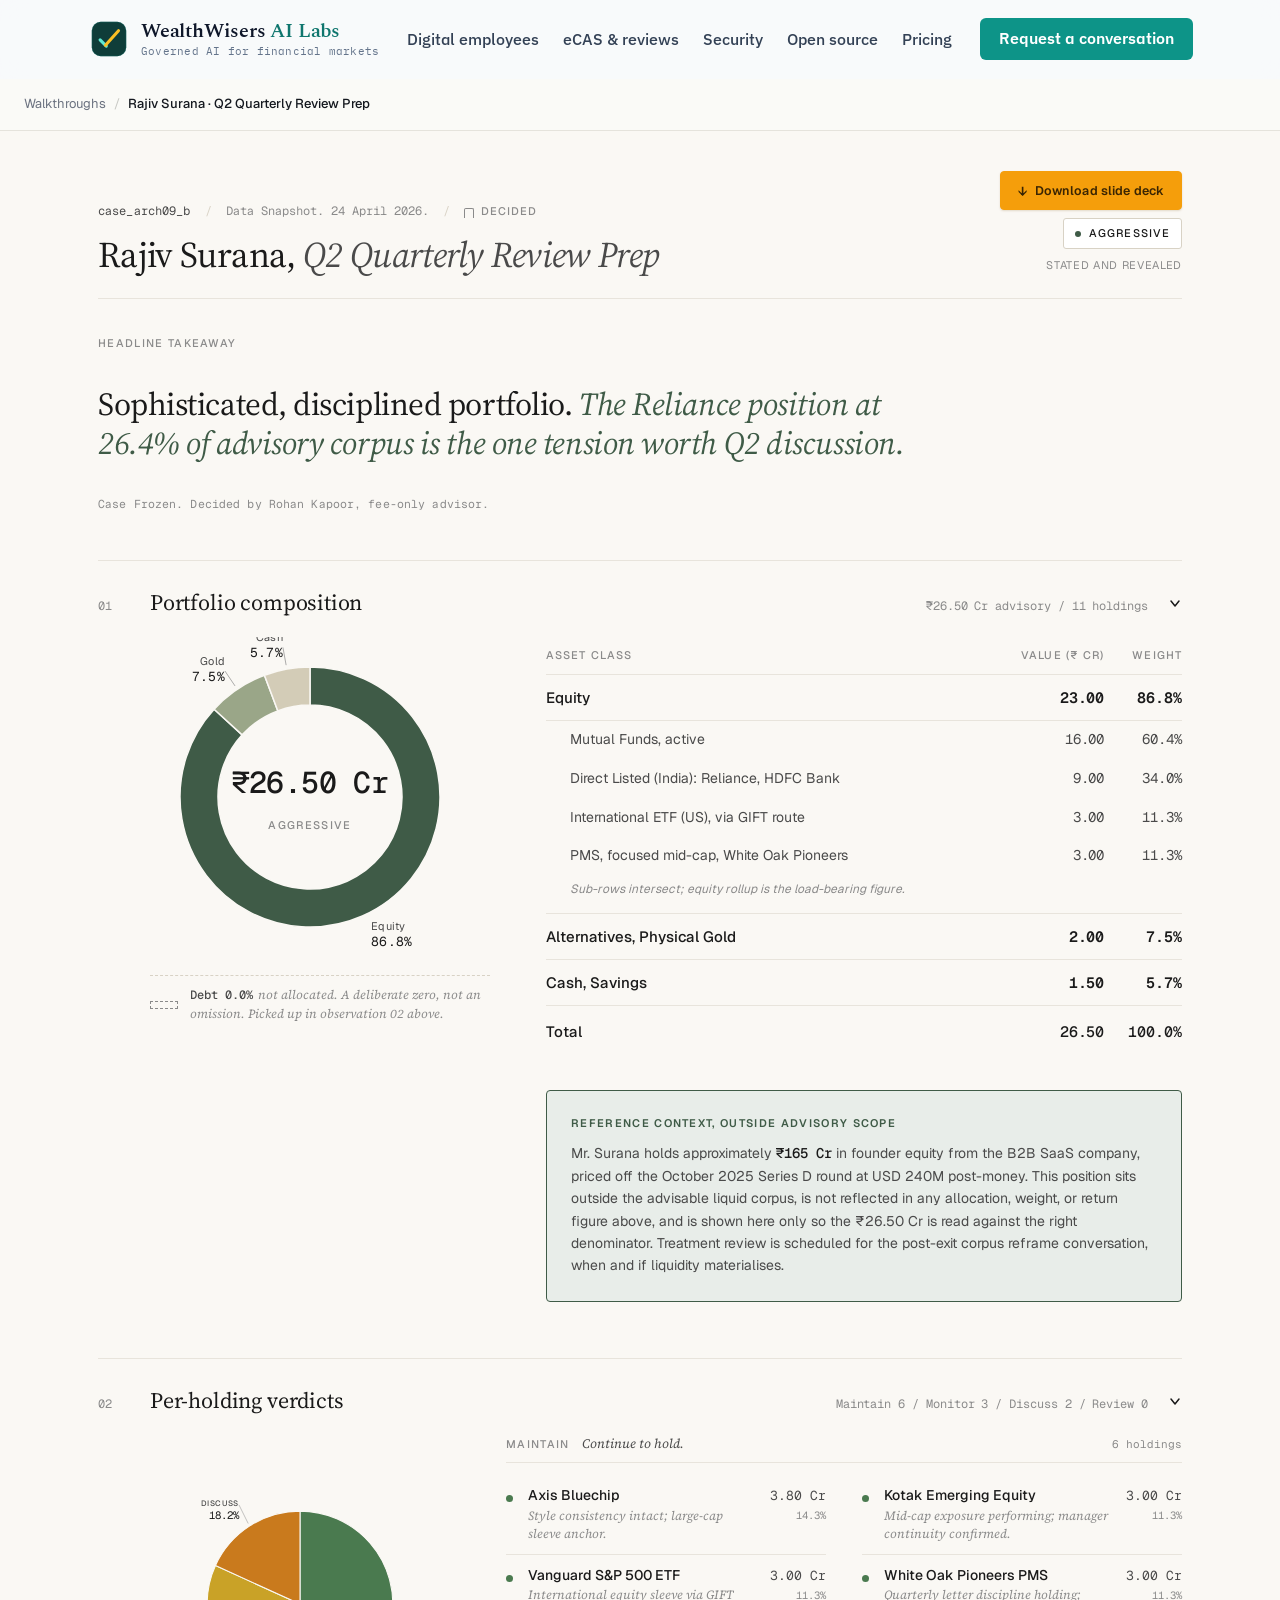
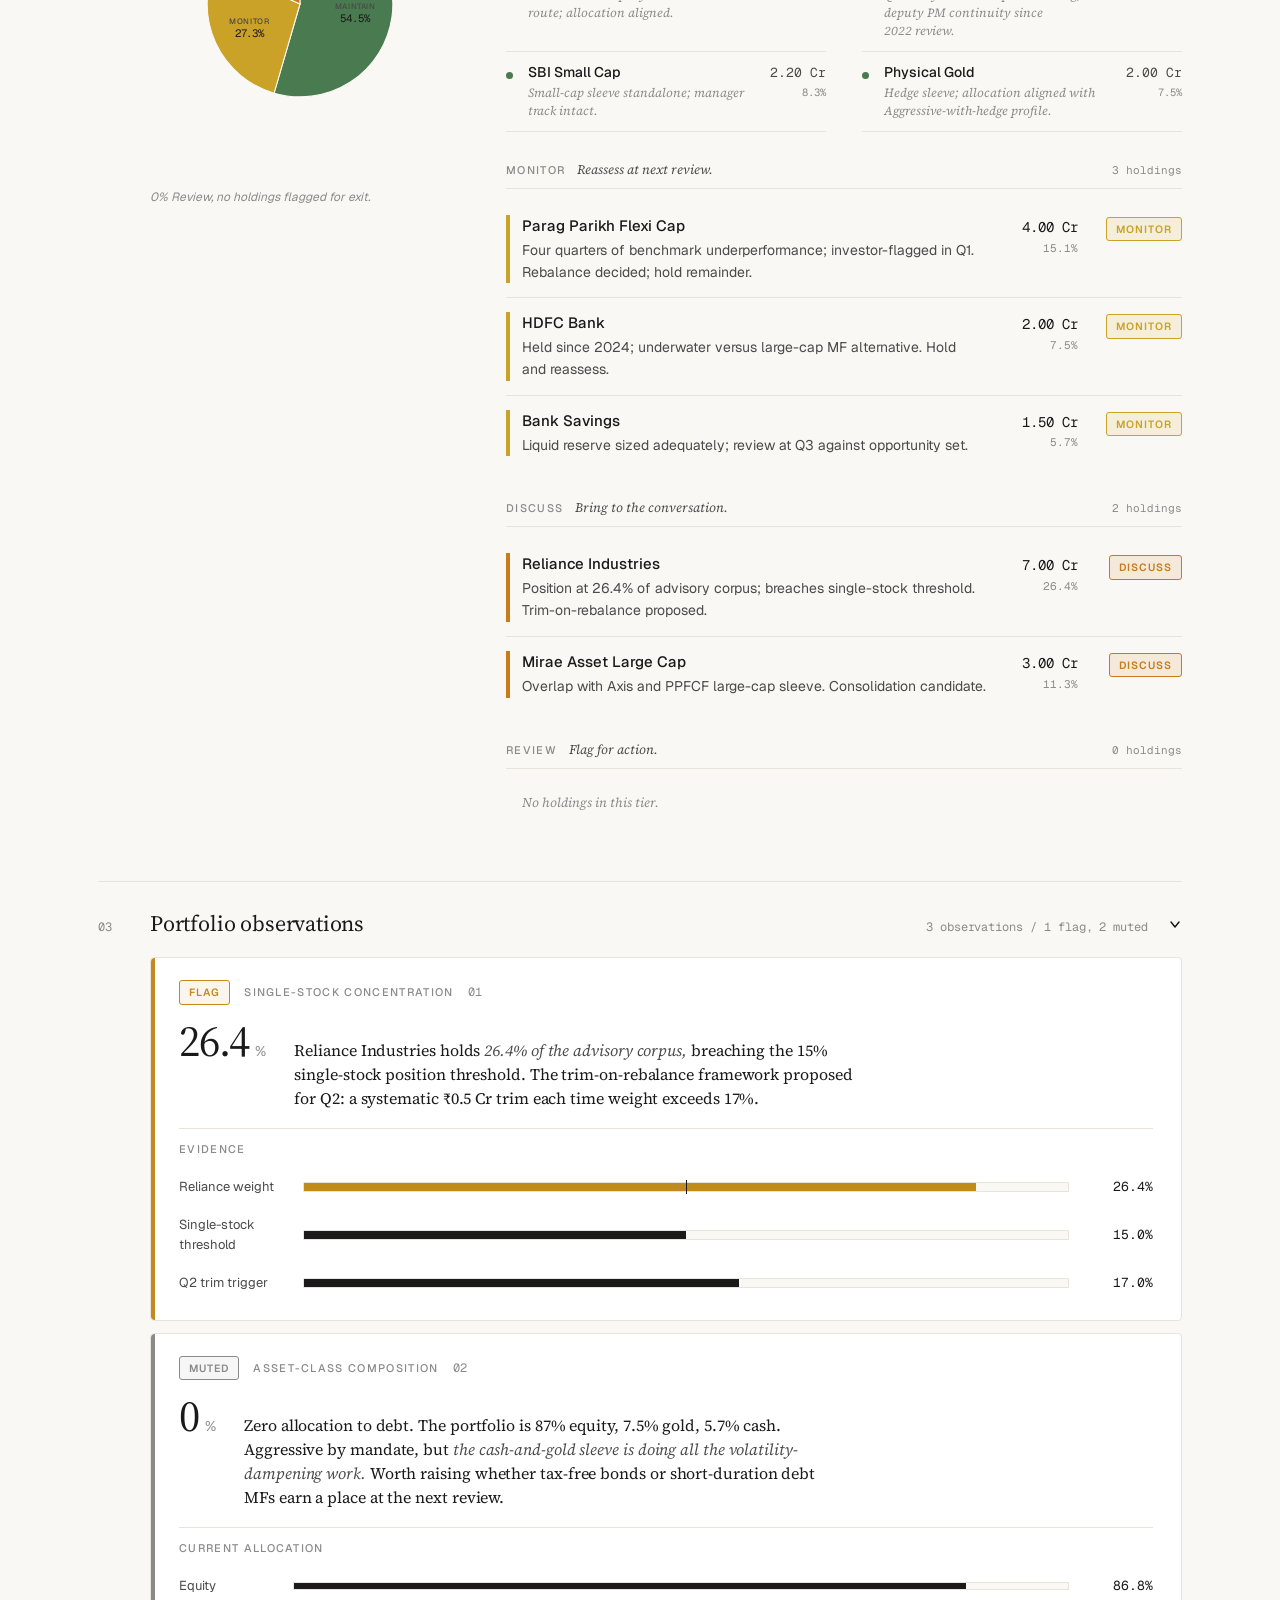
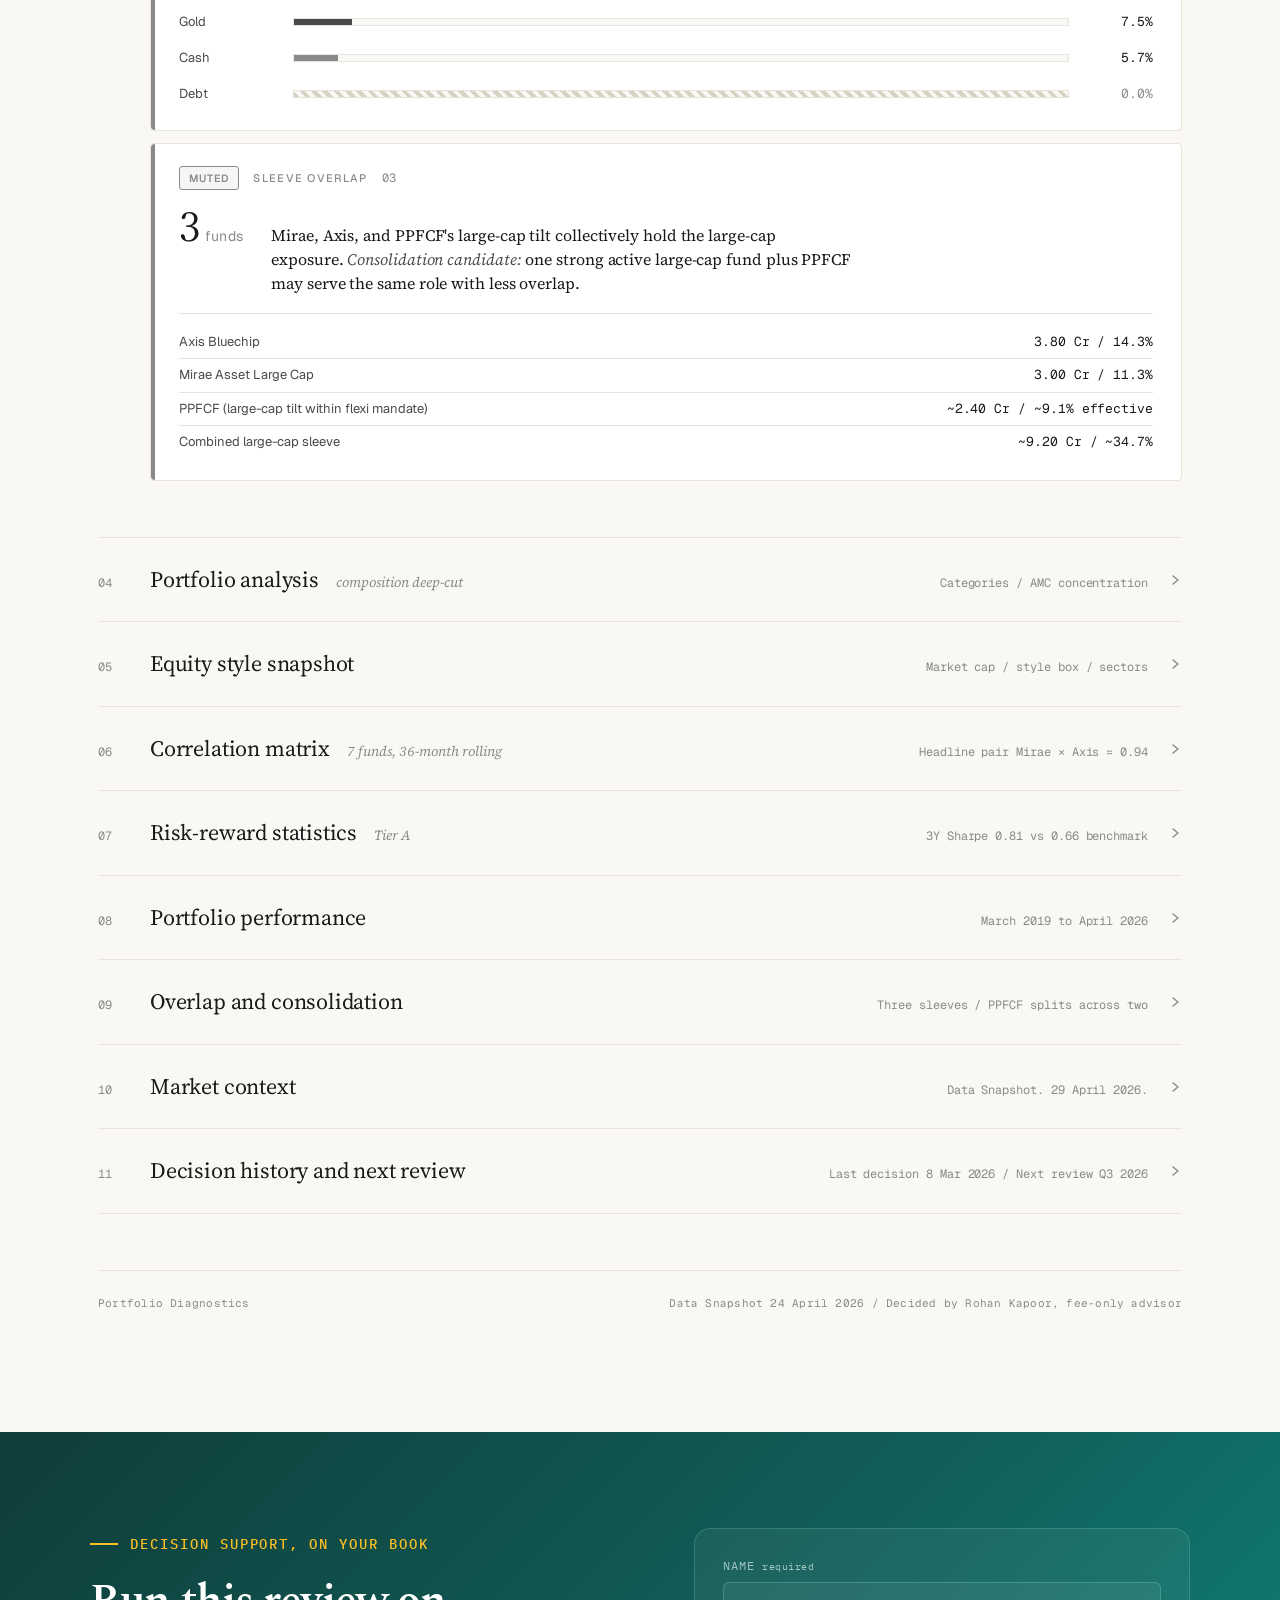
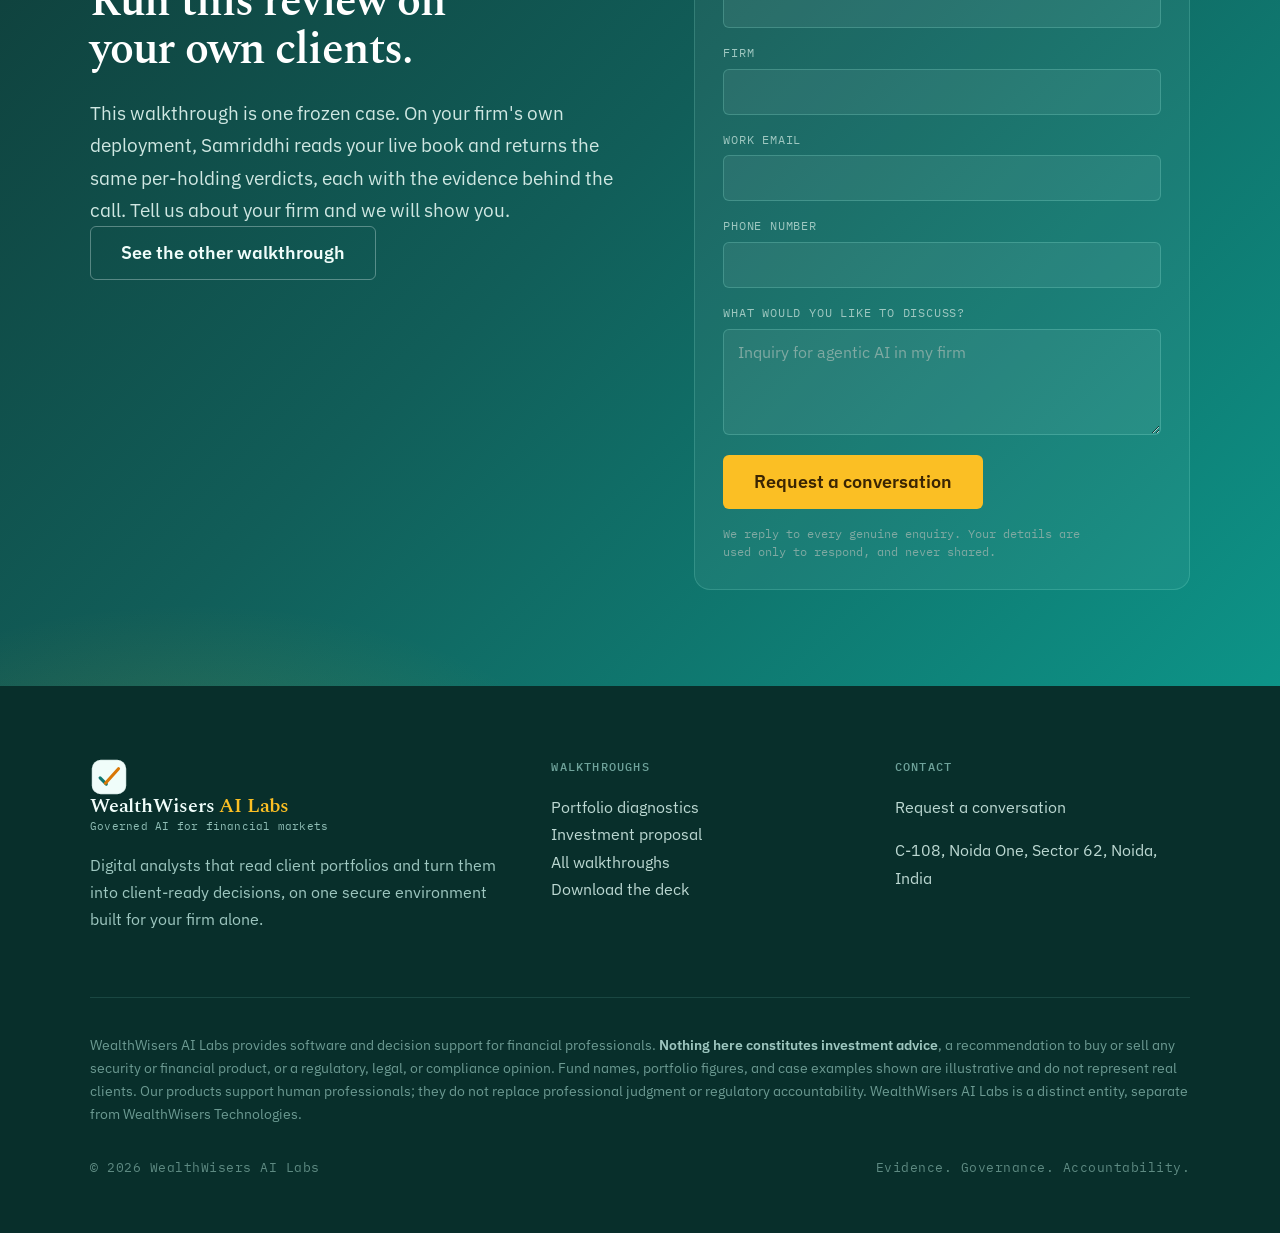
<file: demo/cases/portfolio-diagnostics/index.html>
<!doctype html>
<html lang="en" data-verdict-palette="stanchart">
<head>
<link rel="canonical" href="https://ai-labs.wealthwisers.in/demo/cases/portfolio-diagnostics/">
<meta property="og:type" content="website">
<meta property="og:title" content="Portfolio diagnostics: Rajiv Surana, WealthWisers AI Labs">
<meta property="og:description" content="A Samriddhi portfolio diagnostics walkthrough: per-holding verdicts with the evidence behind each call. Illustrative sample case.">
<meta property="og:url" content="https://ai-labs.wealthwisers.in/demo/cases/portfolio-diagnostics/">
<meta charset="utf-8"/>
<meta name="viewport" content="width=device-width, initial-scale=1"/>
<meta name="color-scheme" content="light only"/>
<meta name="darkreader-lock"/>
<title>Portfolio diagnostics: Rajiv Surana, WealthWisers AI Labs</title>
<link rel="preconnect" href="https://fonts.googleapis.com"/>
<link rel="preconnect" href="https://fonts.gstatic.com" crossorigin/>
<link rel="stylesheet" href="https://fonts.googleapis.com/css2?family=Source+Serif+4:opsz,wght@8..60,300;8..60,400;8..60,500;8..60,600&family=Geist:wght@300;400;500;600&family=Geist+Mono:wght@400;500;600&display=swap"/>
<!-- Shared case-page shell: brand fonts + the one header/CTA/footer (see ../case-shell.css) -->
<link rel="stylesheet" href="https://fonts.googleapis.com/css2?family=Spectral:ital,wght@0,400;0,500;0,600;1,400&family=IBM+Plex+Sans:wght@400;500;600&family=IBM+Plex+Mono:wght@400;500&display=swap"/>
<link rel="stylesheet" href="../case-shell.css"/>
<script src="../../../contact.js" defer></script>

<!--
  v2 build notes:
  - Verdict distribution reconciled to actual holding count: 6 Maintain,
    3 Monitor, 2 Discuss, 0 Review (= 11 holdings total). v1 had carried
    the brief's incorrect "Maintain 7" through to the tally pill;
    refinement brief 1.6 confirmed the corrected figures.
  - MMDR pie now uses count-based percentages (6/11, 3/11, 2/11) instead of
    the value-weighted 64/18/18 labels in the original brief, which did not
    reconcile against the published holdings table.
  - Sleeve-map in section 09 sizes PPFCF's split using the brief's
    ~Rs 2.40 Cr large-cap-tilt / ~Rs 1.20 Cr mid-cap-tilt apportionment
    of the Rs 4.00 Cr PPFCF holding; the residual ~Rs 0.40 Cr is treated
    as the small-cap / other sleeve and is folded into the mid-cap rectangle
    so the visual stays clean. Surface here so the math is auditable.
-->

<style>
:root {
  color-scheme: light;

  /* ------ Brief-specified tokens ------ */
  --ink: #1A1A1A;
  --ink-muted: #4A4A4A;
  --ink-faint: #8A8A8A;
  --paper: #FAF8F4;
  --paper-elevated: #FFFFFF;
  --rule: #E8E4DC;
  --rule-strong: #D8D2C5;
  --accent: #3F5B47;
  --accent-soft: #E8EDE9;

  /* Samriddhi severity palette */
  --sev-esc: #B23A2D;
  --sev-flg: #C28A1D;
  --sev-ok:  #4A7A4F;
  --sev-muted: #8A8A8A;

  /* Type */
  --serif: "Source Serif 4", Georgia, serif;
  --sans:  "Geist", -apple-system, BlinkMacSystemFont, "Segoe UI", sans-serif;
  --mono:  "Geist Mono", ui-monospace, "SF Mono", Menlo, monospace;

  /* Verdict palette: traffic-light (stanchart) */
  --v-maintain:  #4A7A4F;
  --v-monitor:   #C9A227;
  --v-discuss:   #C97A1D;
  --v-review:    #B23A2D;
  --v-maintain-tint: rgba(74,122,79,0.10);
  --v-monitor-tint:  rgba(201,162,39,0.12);
  --v-discuss-tint:  rgba(201,122,29,0.12);
  --v-review-tint:   rgba(178,58,45,0.10);
}

* { box-sizing: border-box; }
html, body {
  margin: 0; padding: 0;
  background: var(--paper);
  color: var(--ink);
  font-family: var(--sans);
  font-size: 16px;
  line-height: 1.55;
  font-feature-settings: "ss01", "cv11";
  -webkit-font-smoothing: antialiased;
  text-rendering: optimizeLegibility;
}
button { font: inherit; color: inherit; cursor: pointer; background: none; border: 0; padding: 0; }
.mono { font-family: var(--mono); font-variant-numeric: tabular-nums; font-feature-settings: "tnum"; letter-spacing: -0.005em; }
.serif { font-family: var(--serif); }
.smallcaps {
  font-family: var(--sans);
  font-weight: 500;
  font-size: 11px;
  letter-spacing: 0.12em;
  text-transform: uppercase;
  color: var(--ink-faint);
}

/* =========================================================
   Platform-style breadcrumb row (mirrors app/cases/[id]/page.tsx).
   Color values copied from the platform's globals.css tokens so the
   standalone file matches the in-app look; the platform's real TopBar
   renders above this row via the root layout.
   ========================================================= */
.case-toolbar {
  height: 52px;
  border-bottom: 1px solid #E5E3DC;
  display: flex;
  align-items: center;
  padding: 0 24px;
  gap: 18px;
  background: #FAFAF7;
  flex-shrink: 0;
}
.case-toolbar .breadcrumbs {
  display: flex;
  align-items: center;
  gap: 8px;
  font-size: 13px;
  color: #6B7280;
}
.case-toolbar .breadcrumbs a { color: #6B7280; text-decoration: none; }
.case-toolbar .breadcrumbs a:hover { color: #14181F; }
.case-toolbar .crumb-current { color: #14181F; font-weight: 500; }
.case-toolbar .crumb-sep { color: #C7C8C3; }
.case-toolbar .frozen-pill {
  font-family: var(--sans);
  font-size: 11px;
  color: #6B7280;
  padding: 2px 9px 2px 8px;
  border-radius: 3px;
  background: #F4F3EE;
  display: inline-flex;
  align-items: center;
  gap: 6px;
  margin-left: 4px;
}

/* =========================================================
   Page layout
   ========================================================= */
.page {
  max-width: 1180px;
  margin: 0 auto;
  padding: 40px 48px 120px;
}

/* Case header strip */
.case-header {
  display: grid;
  grid-template-columns: 1fr auto;
  gap: 32px;
  align-items: end;
  padding-bottom: 24px;
  border-bottom: 1px solid var(--rule);
}
.case-header .ch-meta {
  display: flex; flex-wrap: wrap; gap: 8px 14px;
  font-family: var(--mono);
  font-size: 12px;
  color: var(--ink-faint);
  margin-bottom: 14px;
  align-items: center;
}
.case-header .ch-meta .case-id {
  color: var(--ink-muted);
  letter-spacing: 0.01em;
}
.case-header .ch-meta .dot { color: var(--rule-strong); }
.case-header h1 {
  font-family: var(--serif);
  font-size: 36px;
  line-height: 1.1;
  letter-spacing: -0.018em;
  font-weight: 400;
  margin: 0;
  color: var(--ink);
}
.case-header h1 em {
  font-style: italic;
  color: var(--ink-muted);
  font-weight: 400;
}

.status-block {
  display: flex; flex-direction: column;
  align-items: flex-end; gap: 8px;
}
.risk-pill {
  display: inline-flex;
  align-items: center; gap: 8px;
  padding: 6px 11px;
  font-family: var(--sans);
  font-size: 11px;
  letter-spacing: 0.10em;
  text-transform: uppercase;
  color: var(--ink);
  background: var(--paper-elevated);
  border: 1px solid var(--rule-strong);
  border-radius: 3px;
  font-weight: 500;
}
.risk-pill .dot {
  width: 6px; height: 6px; border-radius: 50%; background: var(--accent);
}
.risk-caption {
  font-size: 11px;
  letter-spacing: 0.06em;
  text-transform: uppercase;
  color: var(--ink-faint);
  font-weight: 400;
}
/* Download slide deck, subtle utility action in the case-header strip.
   Sized to sit beside the risk pill; reads as "downloadable artifact"
   without competing with the headline. */
.download-deck-btn {
  display: inline-flex;
  align-items: center;
  gap: 8px;
  padding: 9px 17px;
  font-family: var(--sans);
  font-size: 12.5px;
  font-weight: 600;
  letter-spacing: 0.01em;
  color: #3a2503;
  background: #f59e0b;
  border: 1px solid #f59e0b;
  border-radius: 4px;
  text-decoration: none;
  white-space: nowrap;
  box-shadow: 0 1px 2px rgba(120, 80, 10, 0.18);
  transition: background 0.12s ease, border-color 0.12s ease, box-shadow 0.12s ease, transform 0.12s ease;
}
.download-deck-btn:hover {
  background: #d97706;
  border-color: #d97706;
  transform: translateY(-1px);
  box-shadow: 0 4px 12px rgba(120, 80, 10, 0.22);
}
.download-deck-btn .dl-icon { font-size: 13px; line-height: 1; position: relative; top: 0.5px; }
.decided-pill {
  display: inline-flex; align-items: center; gap: 7px;
  font-family: var(--sans);
  font-size: 11px;
  letter-spacing: 0.10em;
  text-transform: uppercase;
  color: var(--ink-faint);
  font-weight: 500;
}
.decided-pill::before {
  content: "";
  display: inline-block;
  width: 8px; height: 9px;
  border: 1.2px solid var(--ink-faint);
  border-bottom: 0;
  border-radius: 2px 2px 0 0;
  position: relative; top: 1px;
}

/* Headline takeaway */
.headline-takeaway {
  padding: 36px 0 48px;
  max-width: 880px;
}
.headline-takeaway .htk-eyebrow {
  font-size: 11px;
  letter-spacing: 0.12em;
  text-transform: uppercase;
  color: var(--ink-faint);
  font-weight: 500;
  margin-bottom: 16px;
}
.headline-takeaway .htk-text {
  font-family: var(--serif);
  font-size: 32px;
  line-height: 1.22;
  letter-spacing: -0.014em;
  color: var(--ink);
  font-weight: 400;
  text-wrap: balance;
}
.headline-takeaway .htk-text em {
  font-style: italic;
  color: var(--accent);
  font-weight: 400;
}

/* Frozen note */
.frozen-note {
  margin-top: 16px;
  font-family: var(--mono);
  font-size: 11.5px;
  color: var(--ink-faint);
  letter-spacing: 0.01em;
}

/* =========================================================
   Accordion sections
   ========================================================= */
.accordion {
  display: flex; flex-direction: column;
}
.acc-section {
  border-top: 1px solid var(--rule);
}
.acc-section:last-child { border-bottom: 1px solid var(--rule); }
.acc-section > summary {
  list-style: none;
  cursor: pointer;
  padding: 28px 0;
  display: grid;
  grid-template-columns: 32px 1fr auto auto;
  gap: 20px;
  align-items: baseline;
  transition: opacity 140ms ease;
}
.acc-section > summary::-webkit-details-marker { display: none; }
.acc-section > summary:hover { opacity: 0.86; }
.acc-section[open] > summary { padding-bottom: 4px; }

.acc-num {
  font-family: var(--mono);
  font-size: 12px;
  color: var(--ink-faint);
  letter-spacing: 0.02em;
}
.acc-title {
  font-family: var(--serif);
  font-size: 22px;
  font-weight: 400;
  line-height: 1.25;
  letter-spacing: -0.008em;
  color: var(--ink);
}
.acc-title em {
  font-style: italic;
  color: var(--ink-faint);
  font-weight: 400;
  font-size: 14px;
  margin-left: 12px;
  letter-spacing: 0;
}
.acc-aside {
  font-family: var(--mono);
  font-size: 12px;
  color: var(--ink-faint);
  font-variant-numeric: tabular-nums;
  font-feature-settings: "tnum";
  letter-spacing: -0.005em;
}
.acc-chev {
  width: 14px; height: 14px;
  color: var(--ink-faint);
  transition: transform 220ms cubic-bezier(0.2,0,0,1);
  display: inline-flex;
}
.acc-section[open] > summary .acc-chev { transform: rotate(90deg); color: var(--ink); }

.acc-body {
  padding: 16px 0 56px 52px;
}

/* =========================================================
   Section: Portfolio composition
   ========================================================= */
.comp-grid {
  display: grid;
  grid-template-columns: 340px 1fr;
  gap: 56px;
  align-items: start;
}
.donut-wrap {
  position: relative;
  width: 320px; height: 320px;
}
.donut-wrap svg { display: block; width: 100%; height: 100%; }
.donut-center {
  position: absolute; inset: 0;
  display: flex; flex-direction: column;
  align-items: center; justify-content: center;
  text-align: center; gap: 4px;
  pointer-events: none;
}
.donut-center .dc-num {
  font-family: var(--mono);
  font-size: 30px;
  font-weight: 500;
  color: var(--ink);
  letter-spacing: -0.02em;
  font-variant-numeric: tabular-nums;
}
.donut-center .dc-slash { color: var(--ink-faint); margin: 0 6px; font-weight: 400; }
.donut-center .dc-label {
  font-family: var(--sans);
  font-size: 11px;
  letter-spacing: 0.12em;
  text-transform: uppercase;
  color: var(--ink-faint);
  font-weight: 500;
  margin-top: 6px;
}
.donut-direct-label {
  font-family: var(--sans);
  font-size: 11px;
  fill: var(--ink-muted);
  letter-spacing: 0.02em;
}
.donut-direct-label.num {
  font-family: var(--mono);
  font-size: 13px;
  fill: var(--ink);
  font-variant-numeric: tabular-nums;
}

/* Asset mix table */
.amix {
  width: 100%;
  border-collapse: collapse;
}
.amix thead th {
  font-family: var(--sans);
  font-size: 11px;
  font-weight: 500;
  letter-spacing: 0.10em;
  text-transform: uppercase;
  color: var(--ink-faint);
  text-align: left;
  padding: 10px 0;
  border-bottom: 1px solid var(--rule);
}
.amix thead th.r { text-align: right; }
.amix tbody td {
  font-size: 15px;
  color: var(--ink);
  padding: 11px 0;
  border-bottom: 1px solid var(--rule);
  vertical-align: top;
}
.amix tbody td.r {
  text-align: right;
  font-family: var(--mono);
  font-variant-numeric: tabular-nums;
  font-feature-settings: "tnum";
  letter-spacing: -0.005em;
  white-space: nowrap;
}
.amix tbody tr.rollup td { font-weight: 500; }
.amix tbody tr.rollup td.r { font-weight: 600; }
.amix tbody tr.sub td {
  font-size: 14px;
  color: var(--ink-muted);
  padding: 8px 0;
  border-bottom: 1px solid transparent;
  font-weight: 400;
}
.amix tbody tr.sub td:first-child { padding-left: 24px; }
.amix tbody tr.sub td.r { color: var(--ink-muted); font-weight: 400; }
.amix tbody tr.note td {
  border-bottom: 1px solid var(--rule);
  font-size: 12px; color: var(--ink-faint);
  font-style: italic;
  padding-top: 4px; padding-bottom: 14px;
  padding-left: 24px;
}
.amix tbody tr.total td {
  font-weight: 500;
  border-top: 1px solid var(--ink);
  border-bottom: 0;
  padding-top: 14px;
}

/* Reference context callout */
.ref-context {
  margin-top: 36px;
  background: var(--accent-soft);
  border: 1px solid var(--accent);
  border-radius: 4px;
  padding: 24px;
}
.ref-context .rc-eyebrow {
  font-family: var(--sans);
  font-size: 11px;
  letter-spacing: 0.12em;
  text-transform: uppercase;
  color: var(--accent);
  font-weight: 600;
  margin-bottom: 10px;
}
.ref-context p {
  margin: 0;
  font-size: 14px;
  color: var(--ink-muted);
  line-height: 1.6;
  max-width: 680px;
  text-wrap: pretty;
}
.ref-context p strong {
  color: var(--ink);
  font-weight: 500;
  font-family: var(--mono);
  font-variant-numeric: tabular-nums;
  letter-spacing: -0.005em;
}

/* =========================================================
   Section: Per-holding verdicts
   ========================================================= */
.verdicts-layout {
  display: grid;
  grid-template-columns: 300px 1fr;
  gap: 56px;
  align-items: start;
}
.mmdr-wrap {
  position: relative;
  width: 400px;
  max-width: 100%;
}
.mmdr-wrap svg { display: block; width: 100%; height: 340px; }
.mmdr-direct-label {
  font-family: var(--sans);
  font-size: 11px;
  letter-spacing: 0.08em;
  text-transform: uppercase;
  fill: var(--ink-muted);
  font-weight: 500;
}
.mmdr-direct-pct {
  font-family: var(--mono);
  font-size: 15px;
  font-variant-numeric: tabular-nums;
  fill: var(--ink);
  letter-spacing: -0.01em;
}
.mmdr-note {
  margin-top: 14px;
  font-size: 12px;
  color: var(--ink-faint);
  font-style: italic;
  text-wrap: pretty;
  line-height: 1.5;
}

/* Holdings list grouped */
.tier-group { margin-bottom: 28px; }
.tier-group:last-child { margin-bottom: 0; }
.tier-head {
  display: flex; align-items: baseline; gap: 12px;
  margin-bottom: 12px;
  padding-bottom: 8px;
  border-bottom: 1px solid var(--rule);
}
.tier-head .th-label {
  font-family: var(--sans);
  font-size: 11px;
  letter-spacing: 0.12em;
  text-transform: uppercase;
  color: var(--ink-faint);
  font-weight: 500;
}
.tier-head .th-caption {
  font-size: 13px;
  color: var(--ink-muted);
  font-style: italic;
  font-family: var(--serif);
}
.tier-head .th-count {
  margin-left: auto;
  font-family: var(--mono);
  font-size: 11px;
  color: var(--ink-faint);
  font-variant-numeric: tabular-nums;
}
.holding {
  display: grid;
  grid-template-columns: minmax(0, 1fr) auto auto;
  gap: 18px;
  align-items: start;
  padding: 14px 0 14px 16px;
  border-bottom: 1px solid var(--rule);
  position: relative;
}
.holding:last-child { border-bottom: 0; }
.holding > div { min-width: 0; }
.holding .h-rule {
  position: absolute;
  left: 0; top: 14px; bottom: 14px;
  width: 4px;
  border-radius: 0;
}
.holding[data-verdict="Maintain"] .h-rule { background: var(--v-maintain); }
.holding[data-verdict="Monitor"]  .h-rule { background: var(--v-monitor); }
.holding[data-verdict="Discuss"]  .h-rule { background: var(--v-discuss); }
.holding[data-verdict="Review"]   .h-rule { background: var(--v-review); }
.holding .h-name {
  font-family: var(--sans);
  font-size: 15px;
  font-weight: 500;
  color: var(--ink);
  line-height: 1.4;
}
.holding .h-take {
  margin-top: 4px;
  font-size: 14px;
  color: var(--ink-muted);
  line-height: 1.55;
  text-wrap: pretty;
  max-width: 580px;
}
.holding .h-val {
  font-family: var(--mono);
  font-variant-numeric: tabular-nums;
  font-feature-settings: "tnum";
  font-size: 14px;
  color: var(--ink);
  text-align: right;
  letter-spacing: -0.005em;
  white-space: nowrap;
  padding-top: 2px;
  min-width: 70px;
}
.holding .h-val .h-wt {
  display: block;
  font-size: 11px;
  color: var(--ink-faint);
  margin-top: 1px;
}
.holding .h-pill {
  padding-top: 2px;
  min-width: 86px;
  display: flex; justify-content: flex-end;
}

/* Verdict pills */
.v-pill {
  display: inline-flex;
  align-items: center;
  font-family: var(--sans);
  font-size: 10.5px;
  letter-spacing: 0.10em;
  text-transform: uppercase;
  font-weight: 600;
  padding: 3px 9px;
  border-radius: 3px;
  border: 1px solid currentColor;
}
.v-pill[data-verdict="Maintain"] { color: var(--v-maintain); background: var(--v-maintain-tint); }
.v-pill[data-verdict="Monitor"]  { color: var(--v-monitor);  background: var(--v-monitor-tint); }
.v-pill[data-verdict="Discuss"]  { color: var(--v-discuss);  background: var(--v-discuss-tint); }
.v-pill[data-verdict="Review"]   { color: var(--v-review);   background: var(--v-review-tint); }

.tier-zero {
  font-size: 13px;
  color: var(--ink-faint);
  font-style: italic;
  padding: 12px 16px;
  font-family: var(--serif);
}

/* =========================================================
   Maintain tier, compact confirmation roster (v3 Brief A)
   2-column grid; dense rows; colored dot only (no full pill).
   ========================================================= */
.maintain-grid {
  display: grid;
  grid-template-columns: 1fr 1fr;
  gap: 0 36px;
}
.maintain-row {
  display: grid;
  grid-template-columns: 10px minmax(0, 1fr) auto;
  gap: 12px;
  align-items: baseline;
  padding: 11px 0;
  border-bottom: 1px solid var(--rule);
}
.maintain-row .mr-dot {
  width: 7px; height: 7px;
  border-radius: 50%;
  background: var(--v-maintain);
  position: relative; top: 2px;
}
.maintain-row .mr-text { min-width: 0; }
.maintain-row .mr-name {
  font-family: var(--sans);
  font-size: 14px;
  font-weight: 500;
  color: var(--ink);
  line-height: 1.3;
}
.maintain-row .mr-take {
  font-family: var(--serif);
  font-size: 12.5px;
  font-style: italic;
  color: var(--ink-faint);
  line-height: 1.45;
  margin-top: 2px;
  text-wrap: pretty;
}
.maintain-row .mr-val {
  font-family: var(--mono);
  font-variant-numeric: tabular-nums;
  font-feature-settings: "tnum";
  font-size: 13px;
  color: var(--ink-muted);
  text-align: right;
  white-space: nowrap;
  letter-spacing: -0.005em;
}
.maintain-row .mr-val .mr-wt {
  display: block;
  font-size: 10.5px;
  color: var(--ink-faint);
  margin-top: 1px;
}
@media (max-width: 720px) {
  .maintain-grid { grid-template-columns: 1fr; gap: 0; }
}

/* Donut debt-zero footnote (v3 Fix 1) */
.donut-footnote {
  margin-top: 18px;
  padding-top: 10px;
  display: grid;
  grid-template-columns: auto 1fr;
  gap: 12px;
  align-items: center;
  border-top: 1px dashed var(--rule-strong);
  font-family: var(--serif);
  font-size: 12.5px;
  font-style: italic;
  color: var(--ink-faint);
  text-wrap: pretty;
  line-height: 1.5;
}
.donut-footnote .df-mark {
  display: inline-block;
  width: 28px; height: 8px;
  border: 1px dashed var(--ink-faint);
  background: transparent;
}
.donut-footnote strong {
  font-style: normal;
  color: var(--ink-muted);
  font-weight: 500;
  font-family: var(--mono);
  font-size: 12px;
  letter-spacing: -0.005em;
}

/* =========================================================
   Section 08, Portfolio performance, 2-col with sidebar
   ========================================================= */
.perf-layout {
  display: grid;
  grid-template-columns: minmax(0, 1.95fr) minmax(0, 1fr);
  gap: 32px;
  align-items: start;
}
.perf-sidebar {
  display: flex; flex-direction: column;
  gap: 22px;
}
.perf-block {
  display: flex; flex-direction: column;
  gap: 8px;
}
.perf-block + .perf-block {
  padding-top: 22px;
  border-top: 1px solid var(--rule);
}
.perf-eyebrow {
  font-family: var(--sans);
  font-size: 11px;
  letter-spacing: 0.12em;
  text-transform: uppercase;
  color: var(--ink-faint);
  font-weight: 500;
}
.perf-body {
  font-family: var(--serif);
  font-size: 14px;
  line-height: 1.55;
  color: var(--ink-muted);
  text-wrap: pretty;
  margin: 0;
}
.perf-body strong { color: var(--ink); font-weight: 500; font-style: normal; }

.perf-inflections {
  list-style: none; padding: 0; margin: 0;
  display: flex; flex-direction: column;
  gap: 12px;
}
.perf-inflection {
  display: grid;
  grid-template-columns: 22px 1fr;
  gap: 12px;
  align-items: baseline;
}
.perf-inflection .pi-num {
  font-family: var(--mono);
  font-size: 11px;
  color: var(--ink-faint);
  font-variant-numeric: tabular-nums;
  letter-spacing: 0.02em;
  padding-top: 2px;
}
.perf-inflection .pi-text {
  font-family: var(--serif);
  font-size: 13px;
  line-height: 1.5;
  color: var(--ink-muted);
  text-wrap: pretty;
}
.perf-inflection .pi-text strong {
  font-style: normal;
  color: var(--ink);
  font-weight: 500;
  display: block;
  font-size: 13px;
  margin-bottom: 2px;
}

.perf-stats {
  display: grid;
  grid-template-columns: 1fr auto;
  gap: 7px 16px;
  padding-top: 2px;
}
.perf-stats .ps-k {
  font-family: var(--sans);
  font-size: 12.5px;
  color: var(--ink-muted);
  line-height: 1.45;
}
.perf-stats .ps-v {
  font-family: var(--mono);
  font-variant-numeric: tabular-nums;
  font-feature-settings: "tnum";
  font-size: 13.5px;
  color: var(--ink);
  text-align: right;
  letter-spacing: -0.005em;
  white-space: nowrap;
}
.perf-stats .ps-v.headline {
  font-size: 16px;
  font-weight: 500;
}
.perf-stats .ps-v.pos { color: var(--sev-ok); }
.perf-stats .ps-v.neg { color: var(--sev-esc); }
.perf-stats .ps-divider {
  grid-column: 1 / -1;
  height: 1px; background: var(--rule);
  margin: 4px 0;
}

/* =========================================================
   Section: Portfolio observations
   ========================================================= */
.observations { display: flex; flex-direction: column; gap: 12px; }
.obs-card {
  position: relative;
  padding: 22px 28px 22px 28px;
  background: var(--paper-elevated);
  border-radius: 4px;
  border: 1px solid var(--rule);
  display: grid;
  grid-template-columns: 1fr;
  gap: 14px;
}
.obs-card::before {
  content: "";
  position: absolute;
  left: 0; top: 0; bottom: 0;
  width: 4px;
  border-radius: 4px 0 0 4px;
}
.obs-card[data-sev="flg"]::before    { background: var(--sev-flg); }
.obs-card[data-sev="muted"]::before  { background: var(--sev-muted); }
.obs-card[data-sev="esc"]::before    { background: var(--sev-esc); }
.obs-card[data-sev="ok"]::before     { background: var(--sev-ok); }

.obs-head {
  display: flex; gap: 14px;
  align-items: baseline;
  flex-wrap: wrap;
}
.sev-pill {
  display: inline-flex;
  align-items: center;
  font-family: var(--sans);
  font-size: 10.5px;
  letter-spacing: 0.10em;
  text-transform: uppercase;
  font-weight: 600;
  padding: 3px 9px;
  border-radius: 3px;
  border: 1px solid;
}
.sev-pill[data-sev="flg"]   { color: var(--sev-flg);   border-color: var(--sev-flg);   background: rgba(194,138,29,0.08); }
.sev-pill[data-sev="muted"] { color: var(--sev-muted); border-color: var(--sev-muted); background: rgba(138,138,138,0.08); }
.sev-pill[data-sev="esc"]   { color: var(--sev-esc);   border-color: var(--sev-esc);   background: rgba(178,58,45,0.08); }
.sev-pill[data-sev="ok"]    { color: var(--sev-ok);    border-color: var(--sev-ok);    background: rgba(74,122,79,0.08); }

.obs-cat {
  font-family: var(--sans);
  font-size: 11px;
  letter-spacing: 0.12em;
  text-transform: uppercase;
  color: var(--ink-faint);
  font-weight: 500;
}
.obs-num {
  font-family: var(--mono);
  font-size: 12px;
  color: var(--ink-faint);
}

.obs-headline {
  display: grid;
  grid-template-columns: auto 1fr;
  gap: 28px;
  align-items: baseline;
}
.obs-headline .obs-num-big {
  font-family: var(--serif);
  font-size: 44px;
  line-height: 1;
  font-weight: 400;
  color: var(--ink);
  letter-spacing: -0.028em;
  font-variant-numeric: tabular-nums;
  font-feature-settings: "tnum";
}
.obs-headline .obs-num-big .unit {
  font-family: var(--sans);
  font-size: 14px;
  color: var(--ink-faint);
  letter-spacing: 0.02em;
  margin-left: 6px;
  font-weight: 400;
}
.obs-sentence {
  font-family: var(--serif);
  font-size: 16px;
  line-height: 1.5;
  font-weight: 400;
  letter-spacing: -0.005em;
  color: var(--ink);
  max-width: 580px;
  text-wrap: pretty;
}
.obs-sentence em {
  font-style: italic;
  color: var(--ink-muted);
}

.obs-evidence {
  margin-top: 4px;
  padding-top: 12px;
  border-top: 1px solid var(--rule);
  display: grid;
  grid-template-columns: 1fr;
  gap: 8px;
}
.evtable {
  width: 100%; border-collapse: collapse;
}
.evtable td {
  font-size: 13px;
  padding: 6px 0;
  border-bottom: 1px solid var(--rule);
  color: var(--ink-muted);
  vertical-align: baseline;
}
.evtable tr:last-child td { border-bottom: 0; }
.evtable td.r {
  text-align: right;
  font-family: var(--mono);
  font-variant-numeric: tabular-nums;
  font-feature-settings: "tnum";
  color: var(--ink);
  letter-spacing: -0.005em;
}
.evtable td.lbl {
  font-family: var(--sans);
  color: var(--ink-muted);
}

/* mini-bar for concentration */
.minibar {
  display: grid;
  grid-template-columns: 110px 1fr 70px;
  gap: 14px;
  align-items: center;
  padding: 5px 0;
  font-size: 13px;
}
.minibar .mb-lbl { color: var(--ink-muted); }
.minibar .mb-track {
  position: relative;
  height: 10px;
  background: var(--paper);
  border: 1px solid var(--rule);
  border-radius: 1px;
}
.minibar .mb-fill {
  position: absolute; left: 0; top: 0; bottom: 0;
  background: var(--ink-muted);
}
.minibar .mb-fill.fill-flg { background: var(--sev-flg); }
.minibar .mb-fill.fill-esc { background: var(--sev-esc); }
.minibar .mb-fill.fill-ink { background: var(--ink); }
.minibar .mb-thresh {
  position: absolute; top: -3px; bottom: -3px;
  width: 1px; background: var(--ink);
}
.minibar .mb-val {
  text-align: right;
  font-family: var(--mono);
  font-variant-numeric: tabular-nums;
  font-feature-settings: "tnum";
  color: var(--ink);
  font-size: 13px;
  letter-spacing: -0.005em;
}

/* asset-mix bar visualization for observation 2 */
.allocbar {
  display: grid;
  grid-template-columns: 100px 1fr 70px;
  gap: 14px;
  align-items: center;
  padding: 4px 0;
  font-size: 13px;
}
.allocbar .ab-lbl { color: var(--ink-muted); font-family: var(--sans); }
.allocbar .ab-track {
  height: 8px;
  background: var(--paper);
  border: 1px solid var(--rule);
  position: relative;
}
.allocbar .ab-fill { height: 100%; }
.allocbar .ab-fill.eq    { background: var(--ink); }
.allocbar .ab-fill.gold  { background: var(--ink-muted); }
.allocbar .ab-fill.cash  { background: var(--ink-faint); }
.allocbar .ab-fill.debt  { background: repeating-linear-gradient(45deg, var(--rule-strong) 0 4px, transparent 4px 8px); }
.allocbar .ab-val {
  text-align: right; font-family: var(--mono);
  font-variant-numeric: tabular-nums; font-size: 13px;
  color: var(--ink);
}
.allocbar .ab-val.zero { color: var(--ink-faint); }

/* =========================================================
   Section: Risk-reward statistics
   ========================================================= */
.statgrid {
  width: 100%;
  border-collapse: collapse;
  margin-bottom: 28px;
}
.statgrid thead th {
  font-family: var(--sans);
  font-size: 11px;
  font-weight: 500;
  letter-spacing: 0.10em;
  text-transform: uppercase;
  color: var(--ink-faint);
  padding: 12px 14px 12px 0;
  text-align: right;
  border-bottom: 1px solid var(--ink);
}
.statgrid thead th:first-child { text-align: left; }
.statgrid thead .horizon-head {
  border-bottom: 0;
  padding-bottom: 4px;
  font-family: var(--serif);
  font-size: 13px;
  letter-spacing: 0;
  text-transform: none;
  color: var(--ink-muted);
  font-weight: 500;
  font-style: italic;
}
.statgrid tbody td {
  font-size: 15px;
  padding: 12px 14px 12px 0;
  border-bottom: 1px solid var(--rule);
  color: var(--ink);
}
.statgrid tbody td.lbl { color: var(--ink-muted); font-family: var(--sans); }
.statgrid tbody td.num {
  text-align: right;
  font-family: var(--mono);
  font-variant-numeric: tabular-nums;
  font-feature-settings: "tnum";
  letter-spacing: -0.005em;
}
.statgrid tbody td.num.faint { color: var(--ink-faint); }
.statgrid tbody td.num.empty {
  color: var(--ink-faint);
  font-family: var(--sans);
  font-size: 13px;
}

.bwgrid {
  width: 100%;
  border-collapse: collapse;
  max-width: 560px;
}
.bwgrid thead th {
  font-family: var(--sans);
  font-size: 11px;
  letter-spacing: 0.10em;
  text-transform: uppercase;
  color: var(--ink-faint);
  font-weight: 500;
  text-align: right;
  padding: 10px 14px 10px 0;
  border-bottom: 1px solid var(--ink);
}
.bwgrid thead th:first-child { text-align: left; }
.bwgrid tbody td {
  padding: 10px 14px 10px 0;
  font-size: 15px;
  border-bottom: 1px solid var(--rule);
  color: var(--ink);
}
.bwgrid tbody td.lbl { color: var(--ink-muted); }
.bwgrid tbody td.num {
  text-align: right;
  font-family: var(--mono);
  font-variant-numeric: tabular-nums;
  font-feature-settings: "tnum";
}
.bwgrid tbody td.num.pos { color: var(--sev-ok); }
.bwgrid tbody td.num.neg { color: var(--sev-esc); }

.editorial-caption {
  margin-top: 28px;
  font-family: var(--serif);
  font-size: 17px;
  line-height: 1.55;
  color: var(--ink-muted);
  font-style: italic;
  max-width: 640px;
  text-wrap: pretty;
}

/* =========================================================
   Section: Portfolio performance, time series chart
   ========================================================= */
.tschart-wrap {
  background: var(--paper-elevated);
  border: 1px solid var(--rule);
  border-radius: 4px;
  padding: 32px 36px 24px;
}
.tschart-wrap svg { display: block; width: 100%; height: 360px; }
.ts-legend {
  display: flex; gap: 28px;
  font-family: var(--sans);
  font-size: 12px;
  color: var(--ink-muted);
  margin-bottom: 14px;
  align-items: center;
}
.ts-legend .swatch {
  display: inline-block; width: 14px; height: 2px;
  margin-right: 8px; vertical-align: middle;
}
.ts-legend .swatch.gross { background: var(--ink); width: 18px; height: 2.5px; }
.ts-legend .swatch.net   { background: #9A9489; }
.ts-axis-label {
  font-family: var(--sans);
  font-size: 11px;
  fill: var(--ink-faint);
  letter-spacing: 0.02em;
}
.ts-marker-label {
  font-family: var(--sans);
  font-size: 11px;
  fill: var(--ink-muted);
}
.ts-marker-num {
  font-family: var(--mono);
  font-size: 11px;
  fill: var(--ink);
  font-variant-numeric: tabular-nums;
}

/* =========================================================
   Section: Overlap and consolidation
   ========================================================= */
.overlap-table {
  width: 100%;
  border-collapse: collapse;
}
.overlap-table thead th {
  font-family: var(--sans);
  font-size: 11px;
  font-weight: 500;
  letter-spacing: 0.10em;
  text-transform: uppercase;
  color: var(--ink-faint);
  text-align: left;
  padding: 12px 14px 12px 0;
  border-bottom: 1px solid var(--ink);
}
.overlap-table thead th.r { text-align: right; }
.overlap-table tbody td {
  padding: 16px 14px 16px 0;
  font-size: 15px;
  border-bottom: 1px solid var(--rule);
  color: var(--ink);
  vertical-align: top;
}
.overlap-table tbody td.r {
  text-align: right;
  font-family: var(--mono);
  font-variant-numeric: tabular-nums;
  font-feature-settings: "tnum";
}
.overlap-table tbody td.pair-name { font-weight: 500; color: var(--ink); }
.overlap-table tbody td.rec { color: var(--ink-muted); font-size: 14px; }
.overlap-sev {
  font-family: var(--sans);
  font-size: 10.5px;
  letter-spacing: 0.10em;
  text-transform: uppercase;
  font-weight: 600;
  display: inline-block;
}
.overlap-sev[data-level="high"]     { color: var(--sev-esc); }
.overlap-sev[data-level="notable"]  { color: var(--sev-flg); }
.overlap-sev[data-level="low"]      { color: var(--sev-muted); }

/* =========================================================
   Section: Market context (Data Snapshot)
   ========================================================= */
.macro-grid {
  display: grid;
  grid-template-columns: 1fr 1fr;
  gap: 24px;
}
.macro-card {
  border: 1px solid var(--rule);
  background: var(--paper-elevated);
  border-radius: 4px;
  padding: 24px 28px;
}
.macro-card .mc-label {
  font-family: var(--sans);
  font-size: 11px;
  letter-spacing: 0.12em;
  text-transform: uppercase;
  color: var(--ink-faint);
  font-weight: 500;
  margin-bottom: 4px;
}
.macro-card .mc-title {
  font-family: var(--serif);
  font-size: 20px;
  font-weight: 400;
  letter-spacing: -0.008em;
  color: var(--ink);
  margin-bottom: 14px;
}
.indicator-row {
  display: grid;
  grid-template-columns: 1fr auto auto;
  gap: 14px;
  padding: 11px 0;
  border-bottom: 1px solid var(--rule);
  align-items: baseline;
}
.indicator-row:last-child { border-bottom: 0; }
.indicator-row .ir-name {
  font-size: 13px;
  color: var(--ink);
  line-height: 1.4;
}
.indicator-row .ir-sub {
  display: block;
  font-size: 11px;
  color: var(--ink-faint);
  margin-top: 2px;
  font-family: var(--mono);
}
.indicator-row .ir-val {
  font-family: var(--mono);
  font-variant-numeric: tabular-nums;
  font-feature-settings: "tnum";
  font-size: 14px;
  color: var(--ink);
  text-align: right;
  white-space: nowrap;
}
.indicator-row .ir-dir {
  font-family: var(--sans);
  font-size: 10.5px;
  letter-spacing: 0.04em;
  text-transform: uppercase;
  font-weight: 500;
  padding: 2px 8px;
  border-radius: 3px;
  border: 1px solid var(--rule-strong);
  color: var(--ink-muted);
  background: var(--paper);
  white-space: nowrap;
}
.indicator-row .ir-dir.up    { color: var(--sev-ok); border-color: rgba(74,122,79,0.4); background: rgba(74,122,79,0.06); }
.indicator-row .ir-dir.down  { color: var(--sev-esc); border-color: rgba(178,58,45,0.4); background: rgba(178,58,45,0.06); }
.indicator-row .ir-dir.warn  { color: var(--sev-flg); border-color: rgba(194,138,29,0.4); background: rgba(194,138,29,0.06); }
.indicator-row .ir-dir.neutral { color: var(--ink-muted); }
.indicator-row .ir-date {
  font-family: var(--mono);
  font-size: 11px;
  color: var(--ink-faint);
}
.macro-foot {
  margin-top: 24px;
  font-family: var(--serif);
  font-size: 12px;
  font-style: italic;
  color: var(--ink-faint);
  max-width: 720px;
  line-height: 1.5;
  text-wrap: pretty;
}

/* =========================================================
   Section: Decision history & next review
   ========================================================= */
.decision-log {
  display: flex; flex-direction: column;
  gap: 0;
}
.dlog-item {
  display: grid;
  grid-template-columns: 160px 1fr;
  gap: 32px;
  padding: 16px 0;
  border-bottom: 1px solid var(--rule);
  align-items: baseline;
}
.dlog-item:last-child { border-bottom: 0; }
.dlog-item .dl-date {
  font-family: var(--mono);
  font-size: 12px;
  color: var(--ink-faint);
  letter-spacing: 0.02em;
}
.dlog-item .dl-body { font-size: 15px; color: var(--ink); line-height: 1.55; }
.dlog-item .dl-body .dl-eyebrow {
  display: block;
  font-family: var(--sans);
  font-size: 11px;
  letter-spacing: 0.12em;
  text-transform: uppercase;
  color: var(--ink-faint);
  font-weight: 500;
  margin-bottom: 4px;
}
.next-review {
  margin-top: 32px;
  display: grid;
  grid-template-columns: 1fr 1fr;
  gap: 32px;
  padding-top: 28px;
  border-top: 1px solid var(--rule);
}
.next-review .nr-label {
  font-family: var(--sans);
  font-size: 11px;
  letter-spacing: 0.12em;
  text-transform: uppercase;
  color: var(--ink-faint);
  font-weight: 500;
  margin-bottom: 10px;
}
.next-review .nr-headline {
  font-family: var(--serif);
  font-size: 24px;
  font-weight: 400;
  color: var(--ink);
  letter-spacing: -0.012em;
}
.next-review .open-items {
  list-style: none; padding: 0; margin: 10px 0 0;
  display: flex; flex-direction: column; gap: 8px;
}
.next-review .open-items li {
  font-size: 14px;
  color: var(--ink-muted);
  padding-left: 18px;
  position: relative;
  line-height: 1.55;
  text-wrap: pretty;
}
.next-review .open-items li::before {
  content: "";
  position: absolute;
  left: 0; top: 10px;
  width: 8px; height: 1px;
  background: var(--ink-faint);
}

/* Footer area */
.page-foot {
  margin-top: 56px;
  padding-top: 24px;
  border-top: 1px solid var(--rule);
  display: flex; justify-content: space-between;
  font-family: var(--mono);
  font-size: 11px;
  color: var(--ink-faint);
  letter-spacing: 0.02em;
}

/* =========================================================
   Section 04 (NEW): Portfolio analysis
   ========================================================= */
.pa-grid {
  display: grid;
  grid-template-columns: 1.4fr 1fr;
  gap: 48px;
  align-items: start;
}
.pa-eyebrow {
  font-family: var(--sans);
  font-size: 11px;
  letter-spacing: 0.12em;
  text-transform: uppercase;
  color: var(--ink-faint);
  font-weight: 500;
  margin-bottom: 18px;
  display: flex; align-items: center; gap: 12px;
}
.pa-eyebrow::after {
  content: "";
  flex: 1; height: 1px; background: var(--rule);
}

/* Category bars */
.catbars { display: flex; flex-direction: column; gap: 6px; }
.catbar {
  display: grid;
  grid-template-columns: 200px 1fr 90px;
  gap: 16px;
  align-items: center;
  padding: 5px 0;
}
.catbar .cb-lbl {
  font-size: 13px;
  color: var(--ink-muted);
  font-family: var(--sans);
  line-height: 1.4;
}
.catbar .cb-track {
  position: relative;
  height: 10px;
  background: var(--paper);
  border: 1px solid var(--rule);
}
.catbar .cb-fill {
  position: absolute;
  left: 0; top: 0; bottom: 0;
  background: var(--ink);
}
.catbar .cb-val {
  text-align: right;
  font-family: var(--mono);
  font-variant-numeric: tabular-nums;
  font-feature-settings: "tnum";
  font-size: 13px;
  color: var(--ink);
  letter-spacing: -0.005em;
  white-space: nowrap;
}
.catbar .cb-val .cb-pct {
  display: block;
  color: var(--ink-faint);
  font-size: 11px;
  margin-top: 1px;
}

.amc-table {
  width: 100%;
  border-collapse: collapse;
}
.amc-table thead th {
  font-family: var(--sans);
  font-size: 11px;
  letter-spacing: 0.10em;
  text-transform: uppercase;
  color: var(--ink-faint);
  font-weight: 500;
  text-align: left;
  padding: 10px 0;
  border-bottom: 1px solid var(--ink);
}
.amc-table thead th.r { text-align: right; }
.amc-table tbody td {
  padding: 11px 0;
  font-size: 14px;
  color: var(--ink);
  border-bottom: 1px solid var(--rule);
}
.amc-table tbody td.r {
  text-align: right;
  font-family: var(--mono);
  font-variant-numeric: tabular-nums;
  font-feature-settings: "tnum";
  letter-spacing: -0.005em;
}

.fund-count-block {
  margin-top: 24px;
  padding: 20px 24px;
  background: var(--paper-elevated);
  border: 1px solid var(--rule);
  border-radius: 4px;
  display: grid;
  grid-template-columns: auto 1fr;
  gap: 24px;
  align-items: center;
}
.fund-count-block .fc-num {
  font-family: var(--serif);
  font-size: 56px;
  font-weight: 400;
  color: var(--ink);
  letter-spacing: -0.02em;
  font-variant-numeric: tabular-nums;
  line-height: 1;
}
.fund-count-block .fc-text {
  font-family: var(--serif);
  font-size: 15px;
  line-height: 1.5;
  color: var(--ink-muted);
  font-style: italic;
  text-wrap: pretty;
}
.fund-count-block .fc-text strong {
  font-style: normal;
  color: var(--ink);
  font-weight: 500;
}

/* =========================================================
   Section 05 (NEW): Equity style snapshot
   ========================================================= */
.es-grid {
  display: grid;
  grid-template-columns: 1fr 1fr 1fr;
  gap: 32px;
  align-items: start;
}
.es-panel {
  display: flex; flex-direction: column;
  gap: 14px;
}
.es-panel-title {
  font-family: var(--sans);
  font-size: 11px;
  letter-spacing: 0.12em;
  text-transform: uppercase;
  color: var(--ink-faint);
  font-weight: 500;
}
.mc-pie-wrap {
  position: relative;
  width: 100%;
  aspect-ratio: 1 / 1;
}
.mc-pie-wrap svg { display: block; width: 100%; height: 100%; }

/* Style box */
.stylebox {
  display: grid;
  grid-template-columns: 36px 1fr 1fr 1fr;
  grid-template-rows: auto 1fr 1fr 1fr;
  gap: 1px;
  background: var(--rule);
  border: 1px solid var(--rule);
}
.stylebox > div {
  background: var(--paper);
  display: flex; align-items: center; justify-content: center;
  font-size: 12px;
  padding: 8px 4px;
}
.stylebox .sb-corner { background: transparent; }
.stylebox .sb-col {
  font-family: var(--sans);
  font-size: 10px;
  letter-spacing: 0.10em;
  text-transform: uppercase;
  color: var(--ink-faint);
  font-weight: 500;
  background: transparent;
  padding-bottom: 6px;
}
.stylebox .sb-row {
  font-family: var(--sans);
  font-size: 10px;
  letter-spacing: 0.10em;
  text-transform: uppercase;
  color: var(--ink-faint);
  font-weight: 500;
  writing-mode: horizontal-tb;
  background: transparent;
}
.stylebox .sb-cell {
  font-family: var(--mono);
  font-variant-numeric: tabular-nums;
  font-size: 16px;
  color: var(--ink);
  aspect-ratio: 1 / 1;
  background: var(--paper-elevated);
}
.stylebox .sb-cell.zero { color: var(--ink-faint); }

/* Sector mix */
.sector-stack {
  display: flex; flex-direction: column;
  gap: 14px;
}
.sector-group .sg-head {
  display: flex; justify-content: space-between; align-items: baseline;
  margin-bottom: 6px;
}
.sector-group .sg-name {
  font-family: var(--sans);
  font-size: 11px;
  letter-spacing: 0.10em;
  text-transform: uppercase;
  font-weight: 500;
  color: var(--ink);
}
.sector-group .sg-total {
  font-family: var(--mono);
  font-size: 13px;
  font-variant-numeric: tabular-nums;
  color: var(--ink-muted);
}
.sector-bar {
  display: flex;
  height: 14px;
  border: 1px solid var(--rule);
  background: var(--paper);
  overflow: hidden;
}
.sector-bar .seg {
  height: 100%;
}
.sector-legend {
  margin-top: 6px;
  display: flex; flex-direction: column;
  gap: 3px;
}
.sector-legend .sl-row {
  display: grid;
  grid-template-columns: 10px 1fr auto;
  gap: 8px; align-items: center;
  font-size: 11.5px;
  color: var(--ink-muted);
}
.sector-legend .sl-row .swatch {
  width: 10px; height: 10px;
  background: var(--ink);
}
.sector-legend .sl-row .v {
  font-family: var(--mono);
  font-size: 11.5px;
  color: var(--ink);
  font-variant-numeric: tabular-nums;
}
.sector-legend .sl-row.callout {
  color: var(--ink);
  font-weight: 500;
}
.sector-legend .sl-row.callout::after {
  content: "Reliance direct holding";
  grid-column: 2 / -1;
  font-size: 10.5px;
  font-style: italic;
  font-weight: 400;
  color: var(--sev-flg);
  font-family: var(--serif);
  margin-top: 0;
}

/* =========================================================
   Section 06 (NEW): Correlation matrix
   ========================================================= */

/* Talk-track strip above the matrix (v4 Brief C) */
.corr-talktrack {
  display: grid;
  grid-template-columns: 1.05fr 1.35fr 1fr;
  gap: 28px;
  padding: 0 0 24px;
  margin-bottom: 28px;
  border-bottom: 1px solid var(--rule);
  align-items: start;
}
.corr-talktrack .ct-block {
  display: flex; flex-direction: column;
  gap: 8px;
  min-width: 0;
}
.corr-talktrack .ct-eyebrow {
  font-family: var(--sans);
  font-size: 11px;
  letter-spacing: 0.12em;
  text-transform: uppercase;
  color: var(--ink-faint);
  font-weight: 500;
}
.corr-talktrack .ct-body {
  font-family: var(--serif);
  font-size: 13.5px;
  line-height: 1.55;
  color: var(--ink-muted);
  text-wrap: pretty;
  margin: 0;
}
.corr-talktrack .ct-body strong {
  font-style: normal;
  color: var(--ink);
  font-weight: 500;
}
.corr-legend {
  list-style: none; padding: 0; margin: 0;
  display: flex; flex-direction: column;
  gap: 8px;
}
.corr-legend li {
  display: grid;
  grid-template-columns: 16px 1fr;
  gap: 10px;
  align-items: baseline;
  font-family: var(--serif);
  font-size: 13px;
  line-height: 1.45;
  color: var(--ink-muted);
  text-wrap: pretty;
}
.corr-legend .cl-swatch {
  width: 16px; height: 16px;
  border: 1px solid rgba(0,0,0,0.05);
  position: relative; top: 2px;
}
.corr-legend .cl-swatch.dark { background: rgba(63, 91, 71, 0.80); }
.corr-legend .cl-swatch.mid  { background: rgba(63, 91, 71, 0.45); }
.corr-legend .cl-swatch.light { background: rgba(63, 91, 71, 0.12); }
.corr-legend li strong {
  font-style: normal;
  color: var(--ink);
  font-weight: 500;
  display: block;
}

/* Narrow viewports: stack the three blocks */
@media (max-width: 900px) {
  .corr-talktrack { grid-template-columns: 1fr; gap: 20px; }
}

.corr-wrap {
  display: grid;
  grid-template-columns: 1fr 280px;
  gap: 36px;
  align-items: start;
}
.corr-matrix {
  width: 100%;
  border-collapse: separate;
  border-spacing: 2px;
  font-family: var(--mono);
}
.corr-matrix .corner {
  background: transparent;
  border: 0;
}
.corr-matrix th {
  font-family: var(--sans);
  font-size: 10.5px;
  font-weight: 500;
  letter-spacing: 0.04em;
  text-transform: uppercase;
  color: var(--ink-faint);
  padding: 6px 4px;
  background: transparent;
  text-align: center;
  vertical-align: bottom;
  white-space: nowrap;
}
.corr-matrix th.row-label {
  text-align: right;
  padding-right: 10px;
  vertical-align: middle;
  font-weight: 500;
}
.corr-matrix td {
  text-align: center;
  font-size: 12.5px;
  font-variant-numeric: tabular-nums;
  padding: 0;
  width: 11%;
  height: 38px;
  vertical-align: middle;
}
.corr-matrix td.blank { background: transparent; }
.corr-matrix td.diag {
  background: var(--paper-elevated);
  color: var(--ink-faint);
  border: 1px solid var(--rule);
}
.corr-matrix td.cell {
  border: 1px solid rgba(0,0,0,0.04);
  color: var(--ink);
}
.corr-matrix td.cell.dark { color: #FFFFFF; }
.corr-matrix td.cell.highlight {
  outline: 2px solid var(--sev-flg);
  outline-offset: -2px;
}
.corr-matrix td.cell.highlight-ok {
  outline: 2px solid var(--sev-ok);
  outline-offset: -2px;
}

.corr-annos {
  display: flex; flex-direction: column;
  gap: 14px;
}
.corr-anno {
  border: 1px solid var(--rule);
  background: var(--paper-elevated);
  border-radius: 4px;
  padding: 16px 18px;
  display: flex; flex-direction: column;
  gap: 8px;
}
.corr-anno .ca-head {
  display: flex; align-items: baseline; gap: 10px;
  flex-wrap: wrap;
}
.corr-anno .ca-cell-ref {
  font-family: var(--mono);
  font-size: 12px;
  color: var(--ink);
  font-variant-numeric: tabular-nums;
}
.corr-anno .ca-cell-val {
  font-family: var(--mono);
  font-size: 18px;
  font-weight: 500;
  color: var(--ink);
  font-variant-numeric: tabular-nums;
  letter-spacing: -0.01em;
  margin-left: auto;
}
.corr-anno .ca-text {
  font-family: var(--serif);
  font-size: 14px;
  line-height: 1.5;
  color: var(--ink-muted);
  text-wrap: pretty;
  font-style: italic;
}

/* =========================================================
   Section 07 (REDESIGNED): Risk-reward statistics
   ========================================================= */
.rr-hero {
  display: grid;
  grid-template-columns: 1fr 1fr;
  gap: 14px;
  margin-bottom: 28px;
}
.rr-card {
  background: var(--paper-elevated);
  border: 1px solid var(--rule);
  border-radius: 4px;
  padding: 22px 26px;
  position: relative;
}
.rr-card-head {
  display: flex; justify-content: space-between; align-items: baseline;
  margin-bottom: 10px;
}
.rr-card-label {
  font-family: var(--sans);
  font-size: 11px;
  letter-spacing: 0.12em;
  text-transform: uppercase;
  color: var(--ink-faint);
  font-weight: 500;
}
.rr-horizon-tabs {
  display: flex; gap: 0;
  font-family: var(--mono);
  font-size: 11px;
  border: 1px solid var(--rule);
  border-radius: 3px;
  overflow: hidden;
}
.rr-horizon-tabs button {
  padding: 3px 9px;
  color: var(--ink-faint);
  background: transparent;
  letter-spacing: 0.02em;
  font-weight: 500;
}
.rr-horizon-tabs button.is-active {
  background: var(--ink);
  color: var(--paper);
}
.rr-num {
  font-family: var(--serif);
  font-size: 40px;
  font-weight: 400;
  color: var(--ink);
  line-height: 1;
  letter-spacing: -0.022em;
  font-variant-numeric: tabular-nums;
  font-feature-settings: "tnum";
  margin-bottom: 4px;
  display: flex; align-items: baseline; gap: 10px;
}
.rr-delta {
  font-family: var(--sans);
  font-size: 11px;
  letter-spacing: 0.06em;
  padding: 3px 8px;
  border-radius: 3px;
  font-weight: 500;
  color: var(--v-maintain);
  border: 1px solid var(--v-maintain);
  background: var(--v-maintain-tint);
}
.rr-sec {
  font-family: var(--mono);
  font-size: 12px;
  color: var(--ink-faint);
  letter-spacing: -0.005em;
  margin-bottom: 12px;
  font-variant-numeric: tabular-nums;
}
.rr-cap {
  font-family: var(--serif);
  font-size: 12.5px;
  font-style: italic;
  color: var(--ink-muted);
  line-height: 1.45;
  text-wrap: pretty;
  padding-top: 10px;
  border-top: 1px solid var(--rule);
}

/* Detail tables (secondary, smaller) */
.rr-detail-eye {
  font-family: var(--sans);
  font-size: 11px;
  letter-spacing: 0.12em;
  text-transform: uppercase;
  color: var(--ink-faint);
  font-weight: 500;
  margin: 32px 0 14px;
  display: flex; align-items: center; gap: 12px;
}
.rr-detail-eye::after {
  content: ""; flex: 1; height: 1px; background: var(--rule);
}
.statgrid.is-secondary tbody td { font-size: 13px; padding: 9px 14px 9px 0; }
.statgrid.is-secondary thead th { font-size: 10.5px; padding: 9px 14px 9px 0; }
.bwgrid.is-secondary tbody td { font-size: 13px; padding: 8px 14px 8px 0; }
.bwgrid.is-secondary thead th { font-size: 10.5px; }

/* =========================================================
   Section 09 (REDESIGNED): Overlap and consolidation
   ========================================================= */
.sleeve-map {
  display: grid;
  grid-template-columns: 1.3fr 1fr 0.6fr;
  gap: 16px;
  align-items: stretch;
  margin-bottom: 16px;
}
.sleeve {
  background: var(--accent-soft);
  border: 1px solid var(--accent);
  border-radius: 4px;
  padding: 18px 16px 16px;
  display: flex; flex-direction: column;
  gap: 10px;
  min-height: 280px;
}
.sleeve-head {
  display: flex; justify-content: space-between; align-items: baseline;
  margin-bottom: 4px;
  padding-bottom: 8px;
  border-bottom: 1px solid var(--accent);
}
.sleeve-name {
  font-family: var(--sans);
  font-size: 11px;
  letter-spacing: 0.12em;
  text-transform: uppercase;
  color: var(--accent);
  font-weight: 600;
}
.sleeve-total {
  font-family: var(--mono);
  font-size: 12px;
  color: var(--accent);
  font-variant-numeric: tabular-nums;
}
.sleeve-body {
  display: flex; flex-direction: column;
  gap: 6px;
  flex: 1;
}
.fund-rect {
  background: var(--paper-elevated);
  border: 1px solid var(--rule);
  border-radius: 3px;
  padding: 10px 12px;
  display: flex; flex-direction: column;
  justify-content: center;
  gap: 2px;
  position: relative;
}
.fund-rect.tilt {
  border-style: dashed;
  background: rgba(255,255,255,0.55);
}
.fund-rect .fr-name {
  font-size: 13px;
  font-weight: 500;
  color: var(--ink);
  font-family: var(--sans);
}
.fund-rect .fr-meta {
  font-family: var(--mono);
  font-size: 11.5px;
  color: var(--ink-faint);
  font-variant-numeric: tabular-nums;
}
.fund-rect.tilt .fr-meta { color: var(--accent); }
.fund-rect .fr-tilt-tag {
  position: absolute;
  top: 6px; right: 8px;
  font-family: var(--sans);
  font-size: 9px;
  letter-spacing: 0.08em;
  text-transform: uppercase;
  color: var(--accent);
  font-weight: 600;
}
.sleeve-empty {
  font-style: italic;
  color: var(--ink-faint);
  font-family: var(--serif);
  font-size: 13px;
  text-align: center;
  padding: 14px 8px;
}
.sleeve-map-cap {
  margin: 14px 0 28px;
  font-family: var(--serif);
  font-size: 14px;
  font-style: italic;
  color: var(--ink-muted);
  line-height: 1.55;
  text-wrap: pretty;
  max-width: 720px;
}

.overlap-table.is-secondary thead th { font-size: 10.5px; padding: 10px 14px 10px 0; }
.overlap-table.is-secondary tbody td { font-size: 13px; padding: 12px 14px 12px 0; }
.overlap-table.is-secondary tbody td.rec { font-size: 12.5px; }

/* Responsive niceties */
@media (max-width: 1000px) {
  .comp-grid, .verdicts-layout { grid-template-columns: 1fr; gap: 36px; }
  .macro-grid { grid-template-columns: 1fr; }
  .next-review { grid-template-columns: 1fr; gap: 24px; }
  .pa-grid { grid-template-columns: 1fr; gap: 32px; }
  .es-grid { grid-template-columns: 1fr; gap: 32px; }
  .corr-wrap { grid-template-columns: 1fr; gap: 24px; }
  .rr-hero { grid-template-columns: 1fr; }
  .sleeve-map { grid-template-columns: 1fr; }
  .perf-layout { grid-template-columns: 1fr; gap: 32px; }
  .maintain-grid { grid-template-columns: 1fr; }
  .page { padding-left: 24px; padding-right: 24px; }
}

/* ============================================================
   Demo-day mobile/tablet pass (Path B pragmatic split).
   Complements the existing max-width:1000px stacking above.
   Tablet (<=1023px): keep the wide correlation matrix legible
     by letting it scroll inside its own container.
   Phone (<=480px): resolve the few hard-coded pixel widths that
     are wider than a phone viewport and would otherwise force the
     whole page to scroll horizontally (verdicts pie, secondary
     stats table), plus a touch more usable width.
   Desktop (>=1024px): no overrides.
   ============================================================ */
@media (max-width: 1023px) {
  /* 7x7 correlation matrix is genuinely wide: scroll, don't clip. */
  #corr-matrix { overflow-x: auto; -webkit-overflow-scrolling: touch; }
  #corr-matrix table.corr-matrix { width: max-content; min-width: 100%; }
}

@media (max-width: 480px) {
  /* Verdicts pie carries a fixed width:400px that pins the stacked
     column open; release it so the column can shrink to the phone. */
  .verdicts-layout { grid-template-columns: minmax(0, 1fr); }
  .mmdr-wrap { width: 100%; }

  /* "All statistics, both horizons" table is 5 columns wide:
     scroll within itself rather than pushing the page out. */
  .statgrid.is-secondary {
    display: block;
    overflow-x: auto;
    -webkit-overflow-scrolling: touch;
  }

  /* Time-series card: the SVG carries a fixed height:360px against a
     wide 2.44:1 viewBox, so on a phone it letterboxes into a tall empty
     box. Let it scale to its aspect ratio and trim the heavy card padding. */
  .tschart-wrap { padding: 20px 16px; }
  .tschart-wrap svg { height: auto; }

  /* A little more usable width on the smallest screens. */
  .page { padding-left: 20px; padding-right: 20px; }

  /* Path C: stack the case-header on phone. The download button widened
     the right-hand status-block enough to squeeze the headline into 6 lines
     (vs 4 without it) and push the takeaway below the fold. Drop to a single
     column so the title takes full width and the status-block (button + pill
     + caption) flows beneath it as a left-aligned row. */
  .case-header { grid-template-columns: 1fr; gap: 16px; }
  .status-block {
    flex-direction: row;
    flex-wrap: wrap;
    align-items: center;
    justify-content: flex-start;
    gap: 8px 12px;
  }
  .risk-caption { width: 100%; }

  /* Sub-390px horizontal overflow: the accordion body carries a 52px left
     indent, so on narrow phones the remaining width is too small and
     intrinsic-width content (the 320px composition donut, the market-context
     cards, section tables) spills past the viewport (~32px scroll at 360px,
     ~17px at 375px). Remove the indent on phone and let the market-context
     grid shrink to the container. */
  .acc-body { padding-left: 0; }
  .macro-grid { grid-template-columns: minmax(0, 1fr); }
  .indicator-row { grid-template-columns: minmax(0, 1fr) auto auto; }
}
</style>
</head>
<body>

<!-- ===================== SHARED SITE HEADER ===================== -->
<header class="wwc-header" id="wwc-header">
  <div class="wwc-wrap wwc-nav">
    <a class="wwc-logo" href="../../../" aria-label="WealthWisers AI Labs home">
      <img src="../../../assets/logo-mark.svg" alt="">
      <span class="wwc-wm">
        <span class="wwc-name">WealthWisers <i>AI Labs</i></span>
        <span class="wwc-tag">Governed AI for financial markets</span>
      </span>
    </a>
    <nav class="wwc-nav-links" aria-label="Primary">
      <a href="../../../#employees">Digital employees</a>
      <a href="../../../#ecas">eCAS &amp; reviews</a>
      <a href="../../../#security">Security</a>
      <a href="../../../#opensource">Open source</a>
      <a href="../../../#pricing">Pricing</a>
    </nav>
    <div class="wwc-nav-cta">
      <a class="wwc-btn wwc-btn-secondary" href="../../">All walkthroughs</a>
      <a class="wwc-btn wwc-btn-primary" href="#contact-form">Request a conversation</a>
      <button class="wwc-menu-btn" id="wwc-menu-btn" aria-label="Open menu" aria-expanded="false">
        <svg viewBox="0 0 24 24" fill="none" stroke="currentColor" stroke-width="2" stroke-linecap="round"><path d="M3 6h18M3 12h18M3 18h18"/></svg>
      </button>
    </div>
  </div>
  <div class="wwc-mobile" id="wwc-mobile">
    <a href="../../../#employees">Digital employees</a>
    <a href="../../../#ecas">eCAS &amp; reviews</a>
    <a href="../../../#security">Security</a>
    <a href="../../../#opensource">Open source</a>
    <a href="../../../#pricing">Pricing</a>
    <a href="../../">All walkthroughs</a>
    <a class="wwc-btn wwc-btn-primary" href="#contact-form">Request a conversation</a>
  </div>
</header>

<!-- =======================================================
     Platform-style breadcrumb row (matches app/cases/[id]/page.tsx)
     ======================================================= -->
<div class="case-toolbar">
  <div class="breadcrumbs">
    <a href="../../">Walkthroughs</a>
    <span class="crumb-sep">/</span>
    <span class="crumb-current">Rajiv Surana · Q2 Quarterly Review Prep</span>
  </div>
</div>

<main class="page" data-screen-label="In-App Case · Rajiv Surana">

  <!-- ===================================================
       Case header strip, always visible
       =================================================== -->
  <header class="case-header">
    <div>
      <div class="ch-meta">
        <span class="case-id">case_arch09_b</span>
        <span class="dot">/</span>
        <span>Data Snapshot. 24 April 2026.</span>
        <span class="dot">/</span>
        <span class="decided-pill">Decided</span>
      </div>
      <h1>Rajiv Surana, <em>Q2 Quarterly Review Prep</em></h1>
    </div>
    <div class="status-block">
      <a href="Q2-Portfolio-Review-Rajiv-Surana.pdf" download="Q2-Portfolio-Review-Rajiv-Surana.pdf" class="download-deck-btn">
        <span class="dl-icon" aria-hidden="true">&darr;</span>
        Download slide deck
      </a>
      <span class="risk-pill"><span class="dot" aria-hidden="true"></span>Aggressive</span>
      <span class="risk-caption">Stated and Revealed</span>
    </div>
  </header>

  <!-- Headline takeaway -->
  <section class="headline-takeaway" aria-labelledby="htk-eye">
    <div class="htk-eyebrow" id="htk-eye">Headline takeaway</div>
    <p class="htk-text">
      Sophisticated, disciplined portfolio. <em>The Reliance position at 26.4% of advisory corpus is the one tension worth Q2 discussion.</em>
    </p>
    <div class="frozen-note">Case Frozen. Decided by Rohan Kapoor, fee-only advisor.</div>
  </section>

  <!-- ===================================================
       Accordion sections
       =================================================== -->
  <div class="accordion">

    <!-- 1. PORTFOLIO COMPOSITION (default open) -->
    <details class="acc-section" open>
      <summary>
        <span class="acc-num">01</span>
        <span class="acc-title">Portfolio composition</span>
        <span class="acc-aside">₹26.50 Cr advisory / 11 holdings</span>
        <span class="acc-chev" aria-hidden="true">
          <svg viewBox="0 0 14 14" width="14" height="14"><path d="M5 3 L10 7 L5 11" fill="none" stroke="currentColor" stroke-width="1.5" stroke-linecap="round" stroke-linejoin="round"/></svg>
        </span>
      </summary>
      <div class="acc-body">
        <div class="comp-grid">
          <div>
            <div class="donut-wrap" id="composition-donut">
              <!-- donut SVG drawn by JS into here -->
            </div>
            <div class="donut-footnote">
              <span class="df-mark" aria-hidden="true"></span>
              <div><strong>Debt 0.0%</strong> &nbsp;not allocated. A deliberate zero, not an omission. Picked up in observation 02 above.</div>
            </div>
          </div>
          <div>
            <table class="amix">
              <thead>
                <tr>
                  <th>Asset class</th>
                  <th class="r">Value (₹ Cr)</th>
                  <th class="r">Weight</th>
                </tr>
              </thead>
              <tbody>
                <tr class="rollup">
                  <td>Equity</td>
                  <td class="r">23.00</td>
                  <td class="r">86.8%</td>
                </tr>
                <tr class="sub"><td>Mutual Funds, active</td><td class="r">16.00</td><td class="r">60.4%</td></tr>
                <tr class="sub"><td>Direct Listed (India): Reliance, HDFC Bank</td><td class="r">9.00</td><td class="r">34.0%</td></tr>
                <tr class="sub"><td>International ETF (US), via GIFT route</td><td class="r">3.00</td><td class="r">11.3%</td></tr>
                <tr class="sub"><td>PMS, focused mid-cap, White Oak Pioneers</td><td class="r">3.00</td><td class="r">11.3%</td></tr>
                <tr class="note"><td colspan="3">Sub-rows intersect; equity rollup is the load-bearing figure.</td></tr>

                <tr class="rollup"><td>Alternatives, Physical Gold</td><td class="r">2.00</td><td class="r">7.5%</td></tr>
                <tr class="rollup"><td>Cash, Savings</td><td class="r">1.50</td><td class="r">5.7%</td></tr>
                <tr class="total"><td>Total</td><td class="r">26.50</td><td class="r">100.0%</td></tr>
              </tbody>
            </table>

            <aside class="ref-context" aria-label="Reference context">
              <div class="rc-eyebrow">Reference context, outside advisory scope</div>
              <p>
                Mr. Surana holds approximately <strong>₹165 Cr</strong> in founder equity from the B2B SaaS company,
                priced off the October 2025 Series D round at USD 240M post-money. This position sits outside the
                advisable liquid corpus, is not reflected in any allocation, weight, or return figure above, and
                is shown here only so the ₹26.50 Cr is read against the right denominator. Treatment review is
                scheduled for the post-exit corpus reframe conversation, when and if liquidity materialises.
              </p>
            </aside>
          </div>
        </div>
      </div>
    </details>

    <!-- 2. PER-HOLDING VERDICTS (default open) -->
    <details class="acc-section" open>
      <summary>
        <span class="acc-num">02</span>
        <span class="acc-title">Per-holding verdicts</span>
        <span class="acc-aside">Maintain 6 / Monitor 3 / Discuss 2 / Review 0</span>
        <span class="acc-chev" aria-hidden="true">
          <svg viewBox="0 0 14 14" width="14" height="14"><path d="M5 3 L10 7 L5 11" fill="none" stroke="currentColor" stroke-width="1.5" stroke-linecap="round" stroke-linejoin="round"/></svg>
        </span>
      </summary>
      <div class="acc-body">
        <div class="verdicts-layout">
          <div>
            <div class="mmdr-wrap" id="mmdr-pie"></div>
            <p class="mmdr-note">0% Review, no holdings flagged for exit.</p>
          </div>
          <div>
            <!-- Maintain, compact confirmation roster (v3 Brief A) -->
            <div class="tier-group">
              <div class="tier-head">
                <span class="th-label">Maintain</span>
                <span class="th-caption serif">Continue to hold.</span>
                <span class="th-count">6 holdings</span>
              </div>
              <div class="maintain-grid">
                <div class="maintain-row">
                  <span class="mr-dot" aria-hidden="true"></span>
                  <div class="mr-text">
                    <div class="mr-name">Axis Bluechip</div>
                    <div class="mr-take">Style consistency intact; large-cap sleeve anchor.</div>
                  </div>
                  <div class="mr-val">3.80 Cr<span class="mr-wt">14.3%</span></div>
                </div>
                <div class="maintain-row">
                  <span class="mr-dot" aria-hidden="true"></span>
                  <div class="mr-text">
                    <div class="mr-name">Kotak Emerging Equity</div>
                    <div class="mr-take">Mid-cap exposure performing; manager continuity confirmed.</div>
                  </div>
                  <div class="mr-val">3.00 Cr<span class="mr-wt">11.3%</span></div>
                </div>
                <div class="maintain-row">
                  <span class="mr-dot" aria-hidden="true"></span>
                  <div class="mr-text">
                    <div class="mr-name">Vanguard S&amp;P 500 ETF</div>
                    <div class="mr-take">International equity sleeve via GIFT route; allocation aligned.</div>
                  </div>
                  <div class="mr-val">3.00 Cr<span class="mr-wt">11.3%</span></div>
                </div>
                <div class="maintain-row">
                  <span class="mr-dot" aria-hidden="true"></span>
                  <div class="mr-text">
                    <div class="mr-name">White Oak Pioneers PMS</div>
                    <div class="mr-take">Quarterly letter discipline holding; deputy PM continuity since 2022 review.</div>
                  </div>
                  <div class="mr-val">3.00 Cr<span class="mr-wt">11.3%</span></div>
                </div>
                <div class="maintain-row">
                  <span class="mr-dot" aria-hidden="true"></span>
                  <div class="mr-text">
                    <div class="mr-name">SBI Small Cap</div>
                    <div class="mr-take">Small-cap sleeve standalone; manager track intact.</div>
                  </div>
                  <div class="mr-val">2.20 Cr<span class="mr-wt">8.3%</span></div>
                </div>
                <div class="maintain-row">
                  <span class="mr-dot" aria-hidden="true"></span>
                  <div class="mr-text">
                    <div class="mr-name">Physical Gold</div>
                    <div class="mr-take">Hedge sleeve; allocation aligned with Aggressive-with-hedge profile.</div>
                  </div>
                  <div class="mr-val">2.00 Cr<span class="mr-wt">7.5%</span></div>
                </div>
              </div>
            </div>

            <!-- Monitor -->
            <div class="tier-group">
              <div class="tier-head">
                <span class="th-label">Monitor</span>
                <span class="th-caption serif">Reassess at next review.</span>
                <span class="th-count">3 holdings</span>
              </div>
              <div class="holding" data-verdict="Monitor">
                <span class="h-rule"></span>
                <div>
                  <div class="h-name">Parag Parikh Flexi Cap</div>
                  <div class="h-take">Four quarters of benchmark underperformance; investor-flagged in Q1. Rebalance decided; hold remainder.</div>
                </div>
                <div class="h-val">4.00 Cr<span class="h-wt">15.1%</span></div>
                <div class="h-pill"><span class="v-pill" data-verdict="Monitor">Monitor</span></div>
              </div>
              <div class="holding" data-verdict="Monitor">
                <span class="h-rule"></span>
                <div>
                  <div class="h-name">HDFC Bank</div>
                  <div class="h-take">Held since 2024; underwater versus large-cap MF alternative. Hold and reassess.</div>
                </div>
                <div class="h-val">2.00 Cr<span class="h-wt">7.5%</span></div>
                <div class="h-pill"><span class="v-pill" data-verdict="Monitor">Monitor</span></div>
              </div>
              <div class="holding" data-verdict="Monitor">
                <span class="h-rule"></span>
                <div>
                  <div class="h-name">Bank Savings</div>
                  <div class="h-take">Liquid reserve sized adequately; review at Q3 against opportunity set.</div>
                </div>
                <div class="h-val">1.50 Cr<span class="h-wt">5.7%</span></div>
                <div class="h-pill"><span class="v-pill" data-verdict="Monitor">Monitor</span></div>
              </div>
            </div>

            <!-- Discuss -->
            <div class="tier-group">
              <div class="tier-head">
                <span class="th-label">Discuss</span>
                <span class="th-caption serif">Bring to the conversation.</span>
                <span class="th-count">2 holdings</span>
              </div>
              <div class="holding" data-verdict="Discuss">
                <span class="h-rule"></span>
                <div>
                  <div class="h-name">Reliance Industries</div>
                  <div class="h-take">Position at 26.4% of advisory corpus; breaches single-stock threshold. Trim-on-rebalance proposed.</div>
                </div>
                <div class="h-val">7.00 Cr<span class="h-wt">26.4%</span></div>
                <div class="h-pill"><span class="v-pill" data-verdict="Discuss">Discuss</span></div>
              </div>
              <div class="holding" data-verdict="Discuss">
                <span class="h-rule"></span>
                <div>
                  <div class="h-name">Mirae Asset Large Cap</div>
                  <div class="h-take">Overlap with Axis and PPFCF large-cap sleeve. Consolidation candidate.</div>
                </div>
                <div class="h-val">3.00 Cr<span class="h-wt">11.3%</span></div>
                <div class="h-pill"><span class="v-pill" data-verdict="Discuss">Discuss</span></div>
              </div>
            </div>

            <!-- Review -->
            <div class="tier-group">
              <div class="tier-head">
                <span class="th-label">Review</span>
                <span class="th-caption serif">Flag for action.</span>
                <span class="th-count">0 holdings</span>
              </div>
              <div class="tier-zero">No holdings in this tier.</div>
            </div>
          </div>
        </div>
      </div>
    </details>

    <!-- 3. PORTFOLIO OBSERVATIONS (default open) -->
    <details class="acc-section" open>
      <summary>
        <span class="acc-num">03</span>
        <span class="acc-title">Portfolio observations</span>
        <span class="acc-aside">3 observations / 1 flag, 2 muted</span>
        <span class="acc-chev" aria-hidden="true">
          <svg viewBox="0 0 14 14" width="14" height="14"><path d="M5 3 L10 7 L5 11" fill="none" stroke="currentColor" stroke-width="1.5" stroke-linecap="round" stroke-linejoin="round"/></svg>
        </span>
      </summary>
      <div class="acc-body">
        <div class="observations">

          <!-- Observation 1, Reliance concentration -->
          <article class="obs-card" data-sev="flg">
            <div class="obs-head">
              <span class="sev-pill" data-sev="flg">Flag</span>
              <span class="obs-cat">Single-stock concentration</span>
              <span class="obs-num">01</span>
            </div>
            <div class="obs-headline">
              <div class="obs-num-big">26.4<span class="unit">%</span></div>
              <div class="obs-sentence">
                Reliance Industries holds <em>26.4% of the advisory corpus,</em> breaching the 15% single-stock position threshold.
                The trim-on-rebalance framework proposed for Q2: a systematic ₹0.5 Cr trim each time weight exceeds 17%.
              </div>
            </div>
            <div class="obs-evidence">
              <div class="smallcaps" style="margin-bottom:6px">Evidence</div>
              <div class="minibar">
                <div class="mb-lbl">Reliance weight</div>
                <div class="mb-track">
                  <div class="mb-fill fill-flg" style="width: 88%"></div>
                  <div class="mb-thresh" style="left: 50%" title="15% threshold"></div>
                </div>
                <div class="mb-val">26.4%</div>
              </div>
              <div class="minibar">
                <div class="mb-lbl">Single-stock threshold</div>
                <div class="mb-track">
                  <div class="mb-fill fill-ink" style="width: 50%"></div>
                </div>
                <div class="mb-val">15.0%</div>
              </div>
              <div class="minibar">
                <div class="mb-lbl">Q2 trim trigger</div>
                <div class="mb-track">
                  <div class="mb-fill fill-ink" style="width: 57%"></div>
                </div>
                <div class="mb-val">17.0%</div>
              </div>
            </div>
          </article>

          <!-- Observation 2, Zero debt -->
          <article class="obs-card" data-sev="muted">
            <div class="obs-head">
              <span class="sev-pill" data-sev="muted">Muted</span>
              <span class="obs-cat">Asset-class composition</span>
              <span class="obs-num">02</span>
            </div>
            <div class="obs-headline">
              <div class="obs-num-big">0<span class="unit">%</span></div>
              <div class="obs-sentence">
                Zero allocation to debt. The portfolio is 87% equity, 7.5% gold, 5.7% cash. Aggressive by mandate, but
                <em>the cash-and-gold sleeve is doing all the volatility-dampening work.</em>
                Worth raising whether tax-free bonds or short-duration debt MFs earn a place at the next review.
              </div>
            </div>
            <div class="obs-evidence">
              <div class="smallcaps" style="margin-bottom:6px">Current allocation</div>
              <div class="allocbar">
                <div class="ab-lbl">Equity</div>
                <div class="ab-track"><div class="ab-fill eq" style="width: 86.8%"></div></div>
                <div class="ab-val">86.8%</div>
              </div>
              <div class="allocbar">
                <div class="ab-lbl">Gold</div>
                <div class="ab-track"><div class="ab-fill gold" style="width: 7.5%"></div></div>
                <div class="ab-val">7.5%</div>
              </div>
              <div class="allocbar">
                <div class="ab-lbl">Cash</div>
                <div class="ab-track"><div class="ab-fill cash" style="width: 5.7%"></div></div>
                <div class="ab-val">5.7%</div>
              </div>
              <div class="allocbar">
                <div class="ab-lbl">Debt</div>
                <div class="ab-track"><div class="ab-fill debt" style="width: 100%"></div></div>
                <div class="ab-val zero">0.0%</div>
              </div>
            </div>
          </article>

          <!-- Observation 3, Three large-cap funds -->
          <article class="obs-card" data-sev="muted">
            <div class="obs-head">
              <span class="sev-pill" data-sev="muted">Muted</span>
              <span class="obs-cat">Sleeve overlap</span>
              <span class="obs-num">03</span>
            </div>
            <div class="obs-headline">
              <div class="obs-num-big">3<span class="unit">funds</span></div>
              <div class="obs-sentence">
                Mirae, Axis, and PPFCF's large-cap tilt collectively hold the large-cap exposure.
                <em>Consolidation candidate:</em> one strong active large-cap fund plus PPFCF may serve the same role with less overlap.
              </div>
            </div>
            <div class="obs-evidence">
              <table class="evtable">
                <tbody>
                  <tr><td class="lbl">Axis Bluechip</td><td class="r">3.80 Cr / 14.3%</td></tr>
                  <tr><td class="lbl">Mirae Asset Large Cap</td><td class="r">3.00 Cr / 11.3%</td></tr>
                  <tr><td class="lbl">PPFCF (large-cap tilt within flexi mandate)</td><td class="r">~2.40 Cr / ~9.1% effective</td></tr>
                  <tr><td class="lbl">Combined large-cap sleeve</td><td class="r">~9.20 Cr / ~34.7%</td></tr>
                </tbody>
              </table>
            </div>
          </article>

        </div>
      </div>
    </details>

    <!-- 4. PORTFOLIO ANALYSIS (collapsed) -->
    <details class="acc-section">
      <summary>
        <span class="acc-num">04</span>
        <span class="acc-title">Portfolio analysis <em>composition deep-cut</em></span>
        <span class="acc-aside">Categories / AMC concentration</span>
        <span class="acc-chev" aria-hidden="true">
          <svg viewBox="0 0 14 14" width="14" height="14"><path d="M5 3 L10 7 L5 11" fill="none" stroke="currentColor" stroke-width="1.5" stroke-linecap="round" stroke-linejoin="round"/></svg>
        </span>
      </summary>
      <div class="acc-body">
        <div class="pa-grid">
          <div>
            <div class="pa-eyebrow">Category allocation</div>
            <div class="catbars">
              <div class="catbar"><div class="cb-lbl">Direct Equity (India)</div><div class="cb-track"><div class="cb-fill" style="width: 100%"></div></div><div class="cb-val">9.00 Cr<span class="cb-pct">34.0%</span></div></div>
              <div class="catbar"><div class="cb-lbl">Active Equity, Large Cap</div><div class="cb-track"><div class="cb-fill" style="width: 75.6%"></div></div><div class="cb-val">6.80 Cr<span class="cb-pct">25.7%</span></div></div>
              <div class="catbar"><div class="cb-lbl">Active Equity, Multi / Flexi Cap</div><div class="cb-track"><div class="cb-fill" style="width: 44.4%"></div></div><div class="cb-val">4.00 Cr<span class="cb-pct">15.1%</span></div></div>
              <div class="catbar"><div class="cb-lbl">Active Equity, Mid Cap</div><div class="cb-track"><div class="cb-fill" style="width: 33.3%"></div></div><div class="cb-val">3.00 Cr<span class="cb-pct">11.3%</span></div></div>
              <div class="catbar"><div class="cb-lbl">PMS, Focused Mid Cap</div><div class="cb-track"><div class="cb-fill" style="width: 33.3%"></div></div><div class="cb-val">3.00 Cr<span class="cb-pct">11.3%</span></div></div>
              <div class="catbar"><div class="cb-lbl">International Equity (Passive)</div><div class="cb-track"><div class="cb-fill" style="width: 33.3%"></div></div><div class="cb-val">3.00 Cr<span class="cb-pct">11.3%</span></div></div>
              <div class="catbar"><div class="cb-lbl">Active Equity, Small Cap</div><div class="cb-track"><div class="cb-fill" style="width: 24.4%"></div></div><div class="cb-val">2.20 Cr<span class="cb-pct">8.3%</span></div></div>
              <div class="catbar"><div class="cb-lbl">Physical Gold</div><div class="cb-track"><div class="cb-fill" style="width: 22.2%"></div></div><div class="cb-val">2.00 Cr<span class="cb-pct">7.5%</span></div></div>
              <div class="catbar"><div class="cb-lbl">Cash</div><div class="cb-track"><div class="cb-fill" style="width: 16.7%"></div></div><div class="cb-val">1.50 Cr<span class="cb-pct">5.7%</span></div></div>
            </div>
            <p style="margin: 12px 0 0; font-size: 12px; color: var(--ink-faint); font-style: italic; font-family: var(--serif); line-height: 1.5;">
              Sum across categories exceeds 100% because Direct Equity (Reliance, HDFC Bank) intersects with the listed-equity exposure captured in the asset-mix rollup. Bar widths normalize against Direct Equity, the largest category.
            </p>
          </div>

          <div>
            <div class="pa-eyebrow">AMC concentration <em style="font-style:italic;color:var(--ink-faint);font-family:var(--serif);text-transform:none;letter-spacing:0;font-size:13px;font-weight:400;margin-left:auto;">MF AUM only</em></div>
            <table class="amc-table">
              <thead>
                <tr><th>AMC</th><th class="r">Funds</th><th class="r">₹ Cr</th><th class="r">% of MF AUM</th></tr>
              </thead>
              <tbody>
                <tr><td>Parag Parikh / PPFAS</td><td class="r">1</td><td class="r">4.00</td><td class="r">25.0%</td></tr>
                <tr><td>Axis</td><td class="r">1</td><td class="r">3.80</td><td class="r">23.8%</td></tr>
                <tr><td>Mirae Asset</td><td class="r">1</td><td class="r">3.00</td><td class="r">18.8%</td></tr>
                <tr><td>Kotak</td><td class="r">1</td><td class="r">3.00</td><td class="r">18.8%</td></tr>
                <tr><td>SBI</td><td class="r">1</td><td class="r">2.20</td><td class="r">13.8%</td></tr>
              </tbody>
            </table>
            <p style="margin: 10px 0 0; font-size: 12px; color: var(--ink-faint); font-style: italic; font-family: var(--serif); line-height: 1.5;">
              ₹16.00 Cr of active MF AUM spread across five AMCs; no single relationship over a quarter of the sleeve.
            </p>

            <div class="fund-count-block">
              <div class="fc-num">11</div>
              <div class="fc-text">
                holdings across <strong>seven product types</strong>: direct equity, large-cap MF, multi-cap MF, mid-cap MF, small-cap MF, PMS, international ETF, plus physical gold and cash reserve.
              </div>
            </div>
          </div>
        </div>

        <p class="editorial-caption">
          Composition reads diversified across product types; AMC concentration not material. The diagnostic signals all sit at the holding level, in observations 01 through 03 above.
        </p>
      </div>
    </details>

    <!-- 5. EQUITY STYLE SNAPSHOT (collapsed) -->
    <details class="acc-section">
      <summary>
        <span class="acc-num">05</span>
        <span class="acc-title">Equity style snapshot</span>
        <span class="acc-aside">Market cap / style box / sectors</span>
        <span class="acc-chev" aria-hidden="true">
          <svg viewBox="0 0 14 14" width="14" height="14"><path d="M5 3 L10 7 L5 11" fill="none" stroke="currentColor" stroke-width="1.5" stroke-linecap="round" stroke-linejoin="round"/></svg>
        </span>
      </summary>
      <div class="acc-body">
        <div class="es-grid">

          <div class="es-panel">
            <div class="es-panel-title">Market cap breakdown</div>
            <div class="mc-pie-wrap" id="mc-pie"></div>
          </div>

          <div class="es-panel">
            <div class="es-panel-title">Style box <em style="font-style:italic;color:var(--ink-faint);font-family:var(--serif);text-transform:none;letter-spacing:0;font-size:12px;font-weight:400;">% of equity</em></div>
            <div class="stylebox">
              <div class="sb-corner"></div>
              <div class="sb-col">Value</div>
              <div class="sb-col">Blend</div>
              <div class="sb-col">Growth</div>

              <div class="sb-row">Large</div>
              <div class="sb-cell" style="background: rgba(63,91,71,0.17)">8</div>
              <div class="sb-cell" style="background: rgba(63,91,71,0.80); color:#fff;">38</div>
              <div class="sb-cell" style="background: rgba(63,91,71,0.50); color:#fff;">24</div>

              <div class="sb-row">Mid</div>
              <div class="sb-cell" style="background: rgba(63,91,71,0.04)">2</div>
              <div class="sb-cell" style="background: rgba(63,91,71,0.25)">12</div>
              <div class="sb-cell" style="background: rgba(63,91,71,0.21)">10</div>

              <div class="sb-row">Small</div>
              <div class="sb-cell zero">0</div>
              <div class="sb-cell" style="background: rgba(63,91,71,0.08)">4</div>
              <div class="sb-cell" style="background: rgba(63,91,71,0.04)">2</div>
            </div>
            <p style="margin: 4px 0 0; font-size: 12px; color: var(--ink-faint); font-family: var(--serif); font-style: italic; line-height: 1.5;">
              Large / Blend the centre of gravity; meaningful growth tilt; small-cap exposure thin.
            </p>
          </div>

          <div class="es-panel">
            <div class="es-panel-title">Cyclical / Sensitive / Defensive</div>
            <div class="sector-stack">

              <div class="sector-group">
                <div class="sg-head"><span class="sg-name">Cyclical</span><span class="sg-total">47.0%</span></div>
                <div class="sector-bar">
                  <div class="seg" style="width: 60.4%; background: #1A1A1A;" title="Financial Services 28.4%"></div>
                  <div class="seg" style="width: 25.1%; background: #4A4A4A;" title="Consumer Cyclical 11.8%"></div>
                  <div class="seg" style="width: 13.2%; background: #8A8A8A;" title="Basic Materials 6.2%"></div>
                  <div class="seg" style="width: 1.3%; background: #C7C2B5;" title="Real Estate 0.6%"></div>
                </div>
                <div class="sector-legend">
                  <div class="sl-row"><span class="swatch" style="background:#1A1A1A"></span><span>Financial Services</span><span class="v">28.4%</span></div>
                  <div class="sl-row"><span class="swatch" style="background:#4A4A4A"></span><span>Consumer Cyclical</span><span class="v">11.8%</span></div>
                  <div class="sl-row"><span class="swatch" style="background:#8A8A8A"></span><span>Basic Materials</span><span class="v">6.2%</span></div>
                  <div class="sl-row"><span class="swatch" style="background:#C7C2B5"></span><span>Real Estate</span><span class="v">0.6%</span></div>
                </div>
              </div>

              <div class="sector-group">
                <div class="sg-head"><span class="sg-name">Sensitive</span><span class="sg-total">40.1%</span></div>
                <div class="sector-bar">
                  <div class="seg" style="width: 47.1%; background: #C28A1D;" title="Energy 18.9%, elevated due to Reliance"></div>
                  <div class="seg" style="width: 22.7%; background: #4A4A4A;" title="Technology 9.1%"></div>
                  <div class="seg" style="width: 21.7%; background: #6B7066;" title="Industrials 8.7%"></div>
                  <div class="seg" style="width: 8.5%; background: #8A8A8A;" title="Communication 3.4%"></div>
                </div>
                <div class="sector-legend">
                  <div class="sl-row callout"><span class="swatch" style="background:#C28A1D"></span><span>Energy</span><span class="v">18.9%</span></div>
                  <div class="sl-row"><span class="swatch" style="background:#4A4A4A"></span><span>Technology</span><span class="v">9.1%</span></div>
                  <div class="sl-row"><span class="swatch" style="background:#6B7066"></span><span>Industrials</span><span class="v">8.7%</span></div>
                  <div class="sl-row"><span class="swatch" style="background:#8A8A8A"></span><span>Communication</span><span class="v">3.4%</span></div>
                </div>
              </div>

              <div class="sector-group">
                <div class="sg-head"><span class="sg-name">Defensive</span><span class="sg-total">12.9%</span></div>
                <div class="sector-bar">
                  <div class="seg" style="width: 43.4%; background: #4A4A4A;" title="Healthcare 5.6%"></div>
                  <div class="seg" style="width: 31.8%; background: #6B7066;" title="Consumer Defensive 4.1%"></div>
                  <div class="seg" style="width: 17.0%; background: #8A8A8A;" title="Utilities 2.2%"></div>
                  <div class="seg" style="width: 7.8%; background: #C7C2B5;" title="Not Classified 1.0%"></div>
                </div>
                <div class="sector-legend">
                  <div class="sl-row"><span class="swatch" style="background:#4A4A4A"></span><span>Healthcare</span><span class="v">5.6%</span></div>
                  <div class="sl-row"><span class="swatch" style="background:#6B7066"></span><span>Consumer Defensive</span><span class="v">4.1%</span></div>
                  <div class="sl-row"><span class="swatch" style="background:#8A8A8A"></span><span>Utilities</span><span class="v">2.2%</span></div>
                  <div class="sl-row"><span class="swatch" style="background:#C7C2B5"></span><span>Not Classified</span><span class="v">1.0%</span></div>
                </div>
              </div>

            </div>
          </div>

        </div>
        <p class="editorial-caption">
          Style box concentrated in Large / Blend with a mid-cap growth tilt; sector mix dominated by financials and energy, the latter Reliance-led and tracking directly back to observation 01.
        </p>
      </div>
    </details>

    <!-- 6. CORRELATION MATRIX (collapsed) -->
    <details class="acc-section">
      <summary>
        <span class="acc-num">06</span>
        <span class="acc-title">Correlation matrix <em>7 funds, 36-month rolling</em></span>
        <span class="acc-aside">Headline pair Mirae × Axis = 0.94</span>
        <span class="acc-chev" aria-hidden="true">
          <svg viewBox="0 0 14 14" width="14" height="14"><path d="M5 3 L10 7 L5 11" fill="none" stroke="currentColor" stroke-width="1.5" stroke-linecap="round" stroke-linejoin="round"/></svg>
        </span>
      </summary>
      <div class="acc-body">
        <div class="corr-talktrack">
          <div class="ct-block">
            <div class="ct-eyebrow">What this shows</div>
            <p class="ct-body">
              Pairwise correlation of monthly returns across the seven actively-managed funds in the portfolio, 36-month trailing window. <strong>1.00</strong> means two funds moved in perfect lockstep; <strong>0</strong> means they moved independently of each other.
            </p>
          </div>
          <div class="ct-block">
            <div class="ct-eyebrow">How to read this</div>
            <ul class="corr-legend">
              <li>
                <span class="cl-swatch dark" aria-hidden="true"></span>
                <div><strong>Dark cells (0.80 and above)</strong>Funds that moved nearly together. Likely holding similar names; diversification benefit is low.</div>
              </li>
              <li>
                <span class="cl-swatch mid" aria-hidden="true"></span>
                <div><strong>Mid cells (0.50 to 0.80)</strong>Funds that moved in the same general direction but with distinct patterns. Acceptable overlap.</div>
              </li>
              <li>
                <span class="cl-swatch light" aria-hidden="true"></span>
                <div><strong>Light cells (below 0.50)</strong>Funds that moved largely independently. This is where genuine diversification lives.</div>
              </li>
            </ul>
          </div>
          <div class="ct-block">
            <div class="ct-eyebrow">Why it matters</div>
            <p class="ct-body">
              Two funds with <strong>0.90+ correlation</strong> add fee drag without adding diversification. The matrix is the empirical layer underneath the overlap diagnosis in section 09: it shows whether category labels (Large Cap, Mid Cap, Flexi) actually translate into behavioral difference, or whether the funds just call themselves different things while doing the same thing.
            </p>
          </div>
        </div>

        <div class="corr-wrap">
          <div id="corr-matrix"></div>
          <div class="corr-annos">
            <div class="corr-anno">
              <div class="ca-head">
                <span class="sev-pill" data-sev="flg">Flag</span>
                <span class="ca-cell-ref">Mirae × Axis</span>
                <span class="ca-cell-val">0.94</span>
              </div>
              <div class="ca-text">The headline overlap; two large-cap funds doing almost the same thing. Reads cleanly to the consolidation conversation in section 09.</div>
            </div>
            <div class="corr-anno">
              <div class="ca-head">
                <span class="sev-pill" data-sev="ok">OK</span>
                <span class="ca-cell-ref">Vanguard × rest</span>
                <span class="ca-cell-val">0.22 to 0.48</span>
              </div>
              <div class="ca-text">International ETF earns its keep. Genuine diversification, not a closet-Indian-equity vehicle.</div>
            </div>
            <div class="corr-anno">
              <div class="ca-head">
                <span class="sev-pill" data-sev="muted">Muted</span>
                <span class="ca-cell-ref">Kotak × SBI Small</span>
                <span class="ca-cell-val">0.86</span>
              </div>
              <div class="ca-text">Mid-and-small cluster moves together. Expected; not actionable.</div>
            </div>
          </div>
        </div>
        <p class="editorial-caption">
          Correlation structure validates the overlap diagnosis: large-cap funds cluster tightly, mid-and-small cluster moderately, international stands alone.
        </p>
      </div>
    </details>

    <!-- 7. RISK-REWARD STATISTICS (collapsed, redesigned) -->
    <details class="acc-section">
      <summary>
        <span class="acc-num">07</span>
        <span class="acc-title">Risk-reward statistics <em>Tier A</em></span>
        <span class="acc-aside">3Y Sharpe 0.81 vs 0.66 benchmark</span>
        <span class="acc-chev" aria-hidden="true">
          <svg viewBox="0 0 14 14" width="14" height="14"><path d="M5 3 L10 7 L5 11" fill="none" stroke="currentColor" stroke-width="1.5" stroke-linecap="round" stroke-linejoin="round"/></svg>
        </span>
      </summary>
      <div class="acc-body">
        <p style="font-size:13px;color:var(--ink-faint);margin:0 0 24px;font-family:var(--mono);">
          Custom benchmark: 75% Nifty 500, 15% S&amp;P 500 (INR-hedged proxy), 10% gold.
        </p>

        <div class="rr-hero">
          <article class="rr-card" data-stat="sharpe">
            <div class="rr-card-head">
              <span class="rr-card-label">Sharpe ratio</span>
              <div class="rr-horizon-tabs" data-tabs="sharpe">
                <button type="button" data-h="3Y" class="is-active">3Y</button>
                <button type="button" data-h="5Y">5Y</button>
              </div>
            </div>
            <div class="rr-num">
              <span data-val="primary">0.81</span>
              <span class="rr-delta" data-val="delta">+0.15</span>
            </div>
            <div class="rr-sec" data-val="secondary">vs 0.66 benchmark</div>
            <div class="rr-cap">Risk-adjusted return above benchmark on both horizons; fee-only discipline shows.</div>
          </article>

          <article class="rr-card" data-stat="alpha">
            <div class="rr-card-head">
              <span class="rr-card-label">Alpha</span>
              <div class="rr-horizon-tabs" data-tabs="alpha">
                <button type="button" data-h="3Y" class="is-active">3Y</button>
                <button type="button" data-h="5Y">5Y</button>
              </div>
            </div>
            <div class="rr-num">
              <span data-val="primary">2.40</span>
            </div>
            <div class="rr-sec" data-val="secondary">5Y: 2.10</div>
            <div class="rr-cap">Positive alpha sustained over five years; manager selection earning its keep.</div>
          </article>

          <article class="rr-card" data-stat="beta">
            <div class="rr-card-head">
              <span class="rr-card-label">Beta</span>
              <div class="rr-horizon-tabs" data-tabs="beta">
                <button type="button" data-h="3Y" class="is-active">3Y</button>
                <button type="button" data-h="5Y">5Y</button>
              </div>
            </div>
            <div class="rr-num">
              <span data-val="primary">1.04</span>
            </div>
            <div class="rr-sec" data-val="secondary">5Y: 1.02</div>
            <div class="rr-cap">Marginally above 1; equity-heavy posture, not leveraged.</div>
          </article>

          <article class="rr-card" data-stat="rsq">
            <div class="rr-card-head">
              <span class="rr-card-label">R-Squared</span>
              <div class="rr-horizon-tabs" data-tabs="rsq">
                <button type="button" data-h="3Y" class="is-active">3Y</button>
                <button type="button" data-h="5Y">5Y</button>
              </div>
            </div>
            <div class="rr-num">
              <span data-val="primary">89.50</span>
            </div>
            <div class="rr-sec" data-val="secondary">5Y: 88.20</div>
            <div class="rr-cap">Highly correlated to benchmark; alpha is true alpha, not style drift.</div>
          </article>
        </div>

        <div class="rr-detail-eye">All statistics, both horizons</div>
        <table class="statgrid is-secondary">
          <thead>
            <tr>
              <th></th>
              <th class="r horizon-head" colspan="2">3 year</th>
              <th class="r horizon-head" colspan="2">5 year</th>
            </tr>
            <tr>
              <th>Statistic</th>
              <th class="r">Portfolio</th>
              <th class="r">Benchmark</th>
              <th class="r">Portfolio</th>
              <th class="r">Benchmark</th>
            </tr>
          </thead>
          <tbody>
            <tr><td class="lbl">Std Deviation</td><td class="num">16.40</td><td class="num faint">15.85</td><td class="num">15.80</td><td class="num faint">15.20</td></tr>
            <tr><td class="lbl">Mean Return</td><td class="num">18.20</td><td class="num faint">15.50</td><td class="num">16.40</td><td class="num faint">13.80</td></tr>
            <tr><td class="lbl">Sharpe Ratio</td><td class="num">0.81</td><td class="num faint">0.66</td><td class="num">0.74</td><td class="num faint">0.58</td></tr>
            <tr><td class="lbl">Alpha</td><td class="num">2.40</td><td class="num empty">n/a</td><td class="num">2.10</td><td class="num empty">n/a</td></tr>
            <tr><td class="lbl">Beta</td><td class="num">1.04</td><td class="num empty">n/a</td><td class="num">1.02</td><td class="num empty">n/a</td></tr>
            <tr><td class="lbl">R-Squared</td><td class="num">89.50</td><td class="num empty">n/a</td><td class="num">88.20</td><td class="num empty">n/a</td></tr>
          </tbody>
        </table>

        <div class="rr-detail-eye">Best and worst time periods</div>
        <table class="bwgrid is-secondary">
          <thead>
            <tr><th>Period</th><th class="r">Best</th><th class="r">Worst</th></tr>
          </thead>
          <tbody>
            <tr><td class="lbl">3 Months</td><td class="num pos">+18.4%</td><td class="num neg">-16.2%</td></tr>
            <tr><td class="lbl">1 Year</td><td class="num pos">+42.6%</td><td class="num neg">-8.9%</td></tr>
            <tr><td class="lbl">3 Years</td><td class="num pos">+22.8%</td><td class="num pos">+2.4%</td></tr>
          </tbody>
        </table>

        <p class="editorial-caption">
          Sharpe above benchmark on both horizons reflects fee-only discipline; Beta marginally above 1 reflects the equity-heavy posture; the Std Dev premium over benchmark traces almost entirely to the single-stock concentration in observation 01.
        </p>
      </div>
    </details>

    <!-- 8. PORTFOLIO PERFORMANCE (collapsed) -->
    <details class="acc-section">
      <summary>
        <span class="acc-num">08</span>
        <span class="acc-title">Portfolio performance</span>
        <span class="acc-aside">March 2019 to April 2026</span>
        <span class="acc-chev" aria-hidden="true">
          <svg viewBox="0 0 14 14" width="14" height="14"><path d="M5 3 L10 7 L5 11" fill="none" stroke="currentColor" stroke-width="1.5" stroke-linecap="round" stroke-linejoin="round"/></svg>
        </span>
      </summary>
      <div class="acc-body">
        <div class="perf-layout">
          <div>
            <div class="tschart-wrap">
              <div class="ts-legend">
                <span><span class="swatch gross"></span>Portfolio Gross (market value)</span>
                <span><span class="swatch net"></span>Portfolio Net (invested cost)</span>
              </div>
              <div id="tschart"></div>
            </div>
            <p class="editorial-caption">
              Inflection points: COVID drawdown March 2020, mid-cap correction July 2022, secondary liquidity inflow November 2025 (visible as a step in the invested-cost line; market value does not step that day).
            </p>
          </div>

          <aside class="perf-sidebar" aria-label="Performance commentary">
            <div class="perf-block">
              <div class="perf-eyebrow">What this shows</div>
              <p class="perf-body">
                Seven-year compounding through a complete market cycle: <strong>pandemic drawdown, post-COVID rally, mid-cap correction, secondary-liquidity reinforcement, current peak.</strong> Portfolio Gross is market value at each point; Portfolio Net is cumulative cost basis.
              </p>
            </div>

            <div class="perf-block">
              <div class="perf-eyebrow">Inflection points</div>
              <ol class="perf-inflections">
                <li class="perf-inflection">
                  <span class="pi-num">01</span>
                  <div class="pi-text"><strong>COVID drawdown recovered in nine months.</strong> Drawdown to ~₹2.80 Cr in March 2020; back above ₹4.20 Cr by November. Discipline held.</div>
                </li>
                <li class="perf-inflection">
                  <span class="pi-num">02</span>
                  <div class="pi-text"><strong>2022 mid-cap correction priced into the curve.</strong> Mid-cap sleeve traced a ~14% drawdown through July; flexi and large-cap absorbed it.</div>
                </li>
                <li class="perf-inflection">
                  <span class="pi-num">03</span>
                  <div class="pi-text"><strong>November 2025 step in the cost basis.</strong> Secondary liquidity event added ~₹7.4 Cr to invested cost; market value did not jump that day (cash flowed in, equities flat). The gap that opens after this point is the new compounding base.</div>
                </li>
              </ol>
            </div>

            <div class="perf-block">
              <div class="perf-eyebrow">Bottom line</div>
              <div class="perf-stats">
                <div class="ps-k">Initial value, Mar 2019</div><div class="ps-v">₹3.50 Cr</div>
                <div class="ps-k">Final value, Apr 2026</div><div class="ps-v headline">₹26.50 Cr</div>
                <div class="ps-k">Net invested over period</div><div class="ps-v">₹14.88 Cr</div>
                <div class="ps-divider"></div>
                <div class="ps-k">CAGR, since inception</div><div class="ps-v">14.2%</div>
                <div class="ps-k">Absolute return, over cost</div><div class="ps-v">78.1%</div>
                <div class="ps-divider"></div>
                <div class="ps-k">Best 1Y window</div><div class="ps-v pos">+42.6%</div>
                <div class="ps-k">Worst 1Y window</div><div class="ps-v neg">-8.9%</div>
              </div>
            </div>
          </aside>
        </div>
      </div>
    </details>

    <!-- 9. OVERLAP AND CONSOLIDATION (collapsed, redesigned) -->
    <details class="acc-section">
      <summary>
        <span class="acc-num">09</span>
        <span class="acc-title">Overlap and consolidation</span>
        <span class="acc-aside">Three sleeves / PPFCF splits across two</span>
        <span class="acc-chev" aria-hidden="true">
          <svg viewBox="0 0 14 14" width="14" height="14"><path d="M5 3 L10 7 L5 11" fill="none" stroke="currentColor" stroke-width="1.5" stroke-linecap="round" stroke-linejoin="round"/></svg>
        </span>
      </summary>
      <div class="acc-body">
        <div class="sleeve-map">

          <div class="sleeve">
            <div class="sleeve-head">
              <span class="sleeve-name">Large-cap sleeve</span>
              <span class="sleeve-total">~₹9.20 Cr effective</span>
            </div>
            <div class="sleeve-body">
              <div class="fund-rect" style="flex: 41.3;">
                <div class="fr-name">Axis Bluechip</div>
                <div class="fr-meta">₹3.80 Cr / 41.3% of sleeve</div>
              </div>
              <div class="fund-rect" style="flex: 32.6;">
                <div class="fr-name">Mirae Asset Large Cap</div>
                <div class="fr-meta">₹3.00 Cr / 32.6% of sleeve</div>
              </div>
              <div class="fund-rect tilt" style="flex: 26.1;">
                <span class="fr-tilt-tag">tilt</span>
                <div class="fr-name">Parag Parikh Flexi Cap</div>
                <div class="fr-meta">~₹2.40 Cr / 26.1% of sleeve</div>
              </div>
            </div>
          </div>

          <div class="sleeve">
            <div class="sleeve-head">
              <span class="sleeve-name">Mid-cap sleeve</span>
              <span class="sleeve-total">~₹7.20 Cr effective</span>
            </div>
            <div class="sleeve-body">
              <div class="fund-rect" style="flex: 41.7;">
                <div class="fr-name">Kotak Emerging Equity</div>
                <div class="fr-meta">₹3.00 Cr / 41.7% of sleeve</div>
              </div>
              <div class="fund-rect" style="flex: 41.7;">
                <div class="fr-name">White Oak Pioneers PMS</div>
                <div class="fr-meta">₹3.00 Cr / 41.7% of sleeve</div>
              </div>
              <div class="fund-rect tilt" style="flex: 16.6;">
                <span class="fr-tilt-tag">tilt</span>
                <div class="fr-name">Parag Parikh Flexi Cap</div>
                <div class="fr-meta">~₹1.20 Cr / 16.6% of sleeve</div>
              </div>
            </div>
          </div>

          <div class="sleeve">
            <div class="sleeve-head">
              <span class="sleeve-name">Small-cap sleeve</span>
              <span class="sleeve-total">₹2.20 Cr</span>
            </div>
            <div class="sleeve-body">
              <div class="fund-rect" style="flex: 100;">
                <div class="fr-name">SBI Small Cap</div>
                <div class="fr-meta">₹2.20 Cr / 100% of sleeve</div>
              </div>
              <div class="sleeve-empty">Single resident; no consolidation question here.</div>
            </div>
          </div>

        </div>
        <p class="sleeve-map-cap">
          Three funds in the large-cap sleeve, two in the mid-cap, one in small-cap. PPFCF's flexi mandate splits across sleeves; this is acceptable if it earns its keep. The Mirae-Axis pair is the real consolidation question.
        </p>

        <div class="rr-detail-eye">Pairwise overlap detail</div>
        <table class="overlap-table is-secondary">
          <thead>
            <tr>
              <th>Pair</th>
              <th class="r">Est. overlap</th>
              <th>Severity</th>
              <th>Recommendation</th>
            </tr>
          </thead>
          <tbody>
            <tr>
              <td class="pair-name">Mirae Large Cap + Axis Bluechip</td>
              <td class="r">0.68</td>
              <td><span class="overlap-sev" data-level="high">High</span></td>
              <td class="rec">Choose one; both occupy the same large-cap blend slot.</td>
            </tr>
            <tr>
              <td class="pair-name">PPFCF + Mirae Large Cap <span style="color:var(--ink-faint);font-weight:400">(large-cap sleeve)</span></td>
              <td class="r">0.42</td>
              <td><span class="overlap-sev" data-level="notable">Notable</span></td>
              <td class="rec">PPFCF's flexi mandate creates partial overlap; acceptable if PPFCF earns its keep.</td>
            </tr>
            <tr>
              <td class="pair-name">Reliance direct + PPFCF top holdings</td>
              <td class="r">0.18</td>
              <td><span class="overlap-sev" data-level="low">Low</span></td>
              <td class="rec">Indirect exposure adds modestly to direct concentration.</td>
            </tr>
          </tbody>
        </table>
        <p class="editorial-caption">
          Surana's portfolio is materially cleaner than peer benchmarks; the consolidation conversation is targeted, not sweeping.
        </p>
      </div>
    </details>

    <!-- 10. MARKET CONTEXT (collapsed) -->
    <details class="acc-section">
      <summary>
        <span class="acc-num">10</span>
        <span class="acc-title">Market context</span>
        <span class="acc-aside">Data Snapshot. 29 April 2026.</span>
        <span class="acc-chev" aria-hidden="true">
          <svg viewBox="0 0 14 14" width="14" height="14"><path d="M5 3 L10 7 L5 11" fill="none" stroke="currentColor" stroke-width="1.5" stroke-linecap="round" stroke-linejoin="round"/></svg>
        </span>
      </summary>
      <div class="acc-body">
        <div class="macro-grid">

          <div class="macro-card">
            <div class="mc-label">Dimension 1</div>
            <div class="mc-title">Economic cycle</div>
            <div class="indicator-row">
              <div class="ir-name">PMI Manufacturing<span class="ir-sub">55.9 Apr flash / 53.9 Mar final</span></div>
              <div class="ir-val">55.9</div>
              <div>
                <span class="ir-dir up">Rising</span>
                <div class="ir-date" style="text-align:right;margin-top:4px">23 Apr 2026</div>
              </div>
            </div>
            <div class="indicator-row">
              <div class="ir-name">PMI Services<span class="ir-sub">57.9 Apr flash / 57.5 Mar final</span></div>
              <div class="ir-val">57.9</div>
              <div>
                <span class="ir-dir up">Stable-rising</span>
                <div class="ir-date" style="text-align:right;margin-top:4px">23 Apr 2026</div>
              </div>
            </div>
            <div class="indicator-row">
              <div class="ir-name">Non-Food Credit Growth, YoY</div>
              <div class="ir-val">14.3%</div>
              <div>
                <span class="ir-dir up">Rising</span>
                <div class="ir-date" style="text-align:right;margin-top:4px">Mar 2026</div>
              </div>
            </div>
            <div class="indicator-row">
              <div class="ir-name">Capacity Utilization</div>
              <div class="ir-val">75.6%</div>
              <div>
                <span class="ir-dir up">Rising</span>
                <div class="ir-date" style="text-align:right;margin-top:4px">Q3 FY26</div>
              </div>
            </div>
            <div class="indicator-row">
              <div class="ir-name">GDP Growth Real, YoY Q3</div>
              <div class="ir-val">7.8%</div>
              <div>
                <span class="ir-dir up">Above trend</span>
                <div class="ir-date" style="text-align:right;margin-top:4px">Q3 FY26</div>
              </div>
            </div>
            <div class="indicator-row">
              <div class="ir-name">CPI Headline, YoY</div>
              <div class="ir-val">3.40%</div>
              <div>
                <span class="ir-dir warn">Rising</span>
                <div class="ir-date" style="text-align:right;margin-top:4px">Mar 2026</div>
              </div>
            </div>
            <div class="indicator-row">
              <div class="ir-name">CPI Core, YoY<span class="ir-sub">low</span></div>
              <div class="ir-val">2.1%</div>
              <div>
                <span class="ir-dir neutral">Stable</span>
                <div class="ir-date" style="text-align:right;margin-top:4px">Feb 2026</div>
              </div>
            </div>
            <div class="indicator-row">
              <div class="ir-name">IMD Monsoon Forecast<span class="ir-sub">92% of LPA, below normal</span></div>
              <div class="ir-val">92%</div>
              <div>
                <span class="ir-dir down">Neg signal</span>
                <div class="ir-date" style="text-align:right;margin-top:4px">Apr 2026</div>
              </div>
            </div>
          </div>

          <div class="macro-card">
            <div class="mc-label">Dimension 2</div>
            <div class="mc-title">RBI monetary policy</div>
            <div class="indicator-row">
              <div class="ir-name">Repo Rate<span class="ir-sub">after 125 bps of cuts</span></div>
              <div class="ir-val">5.25%</div>
              <div>
                <span class="ir-dir neutral">Hold</span>
                <div class="ir-date" style="text-align:right;margin-top:4px">Apr 2026</div>
              </div>
            </div>
            <div class="indicator-row">
              <div class="ir-name">RBI Stance</div>
              <div class="ir-val">Neutral</div>
              <div>
                <span class="ir-dir neutral">Unchanged</span>
                <div class="ir-date" style="text-align:right;margin-top:4px">Apr 2026</div>
              </div>
            </div>
            <div class="indicator-row">
              <div class="ir-name">10Y Govt Bond Yield<span class="ir-sub">from 6.55% Nov</span></div>
              <div class="ir-val">6.99%</div>
              <div>
                <span class="ir-dir warn">Rising</span>
                <div class="ir-date" style="text-align:right;margin-top:4px">Apr 2026</div>
              </div>
            </div>
            <div class="indicator-row">
              <div class="ir-name">WALR on Fresh Loans<span class="ir-sub">from 9.37%</span></div>
              <div class="ir-val">8.28%</div>
              <div>
                <span class="ir-dir down">Declining</span>
                <div class="ir-date" style="text-align:right;margin-top:4px">Mar 2026</div>
              </div>
            </div>
          </div>

          <div class="macro-card">
            <div class="mc-label">Dimension 3</div>
            <div class="mc-title">Government fiscal</div>
            <div class="indicator-row">
              <div class="ir-name">Fiscal Deficit, YTD FY26<span class="ir-sub">80.4% of RE</span></div>
              <div class="ir-val">₹12.53 Lakh Cr</div>
              <div>
                <span class="ir-dir neutral">Consolidating</span>
                <div class="ir-date" style="text-align:right;margin-top:4px">Apr-Feb FY26</div>
              </div>
            </div>
            <div class="indicator-row">
              <div class="ir-name">Govt Capital Expenditure, YTD<span class="ir-sub">84.8% of RE, +14.5% YoY</span></div>
              <div class="ir-val">₹9.29 Lakh Cr</div>
              <div>
                <span class="ir-dir up">Strong</span>
                <div class="ir-date" style="text-align:right;margin-top:4px">FY26</div>
              </div>
            </div>
            <div class="indicator-row">
              <div class="ir-name">FY27 Budget Fiscal Deficit, % of GDP</div>
              <div class="ir-val">4.3%</div>
              <div>
                <span class="ir-dir up">Consolidation</span>
                <div class="ir-date" style="text-align:right;margin-top:4px">FY27</div>
              </div>
            </div>
          </div>

          <div class="macro-card">
            <div class="mc-label">Dimension 4</div>
            <div class="mc-title">Global macro linkages</div>
            <div class="indicator-row">
              <div class="ir-name">US Fed Funds Rate</div>
              <div class="ir-val">3.50% to 3.75%</div>
              <div>
                <span class="ir-dir neutral">Hold</span>
                <div class="ir-date" style="text-align:right;margin-top:4px">Apr 2026</div>
              </div>
            </div>
            <div class="indicator-row">
              <div class="ir-name">India-US Rate Differential<span class="ir-sub">adequate, not compelling</span></div>
              <div class="ir-val">162 bps</div>
              <div>
                <span class="ir-dir neutral">Adequate</span>
                <div class="ir-date" style="text-align:right;margin-top:4px">Apr 2026</div>
              </div>
            </div>
            <div class="indicator-row">
              <div class="ir-name">USD / INR</div>
              <div class="ir-val">94.79</div>
              <div>
                <span class="ir-dir down">Sharp weakening</span>
                <div class="ir-date" style="text-align:right;margin-top:4px">29 Apr 2026</div>
              </div>
            </div>
            <div class="indicator-row">
              <div class="ir-name">Brent Crude, USD per bbl<span class="ir-sub">stress zone</span></div>
              <div class="ir-val">$118.95</div>
              <div>
                <span class="ir-dir down">Sharply rising</span>
                <div class="ir-date" style="text-align:right;margin-top:4px">29 Apr 2026</div>
              </div>
            </div>
            <div class="indicator-row">
              <div class="ir-name">FII Net Flows, April equity<span class="ir-sub">heavy persistent outflows</span></div>
              <div class="ir-val">₹-56,401 Cr</div>
              <div>
                <span class="ir-dir down">Heavy outflows</span>
                <div class="ir-date" style="text-align:right;margin-top:4px">Apr 2026</div>
              </div>
            </div>
            <div class="indicator-row">
              <div class="ir-name">DII Net Flows, April<span class="ir-sub">partial Apr 1, 8; partially absorbing</span></div>
              <div class="ir-val">₹+34,617 Cr</div>
              <div>
                <span class="ir-dir up">Strong</span>
                <div class="ir-date" style="text-align:right;margin-top:4px">Apr 2026</div>
              </div>
            </div>
          </div>

        </div>
        <p class="macro-foot">
          Snapshot as of 29 April 2026. Indicators sourced from public statistics, RBI publications, and broker research. Direction signals reflect change from prior reading or trend baseline.
        </p>
      </div>
    </details>

    <!-- 11. DECISION HISTORY & NEXT REVIEW (collapsed) -->
    <details class="acc-section">
      <summary>
        <span class="acc-num">11</span>
        <span class="acc-title">Decision history and next review</span>
        <span class="acc-aside">Last decision 8 Mar 2026 / Next review Q3 2026</span>
        <span class="acc-chev" aria-hidden="true">
          <svg viewBox="0 0 14 14" width="14" height="14"><path d="M5 3 L10 7 L5 11" fill="none" stroke="currentColor" stroke-width="1.5" stroke-linecap="round" stroke-linejoin="round"/></svg>
        </span>
      </summary>
      <div class="acc-body">
        <div class="decision-log">
          <div class="dlog-item">
            <div class="dl-date">8 Mar 2026</div>
            <div class="dl-body">
              <span class="dl-eyebrow">Q1 2026, PA case_arch09_a</span>
              PPFCF rebalance executed. ₹80 L moved from flexi-cap sleeve into the mid-cap PMS slot.
              Decided by Rohan Kapoor; investor counter-signed.
            </div>
          </div>
          <div class="dlog-item">
            <div class="dl-date">24 Apr 2026</div>
            <div class="dl-body">
              <span class="dl-eyebrow">Q2 2026, PA case_arch09_b, this case</span>
              Reliance trim-on-rebalance framework proposed for Q2 review; systematic ₹0.5 Cr trim when weight exceeds 17%.
              Three Maintain confirmations and two Discuss escalations recorded.
            </div>
          </div>
        </div>

        <div class="next-review">
          <div>
            <div class="nr-label">Next review</div>
            <div class="nr-headline">Q3 2026</div>
            <p style="margin: 10px 0 0; font-size: 13px; color: var(--ink-muted);">
              Liquid reserve reassessed against opportunity set. PPFCF re-evaluated against trailing four quarters.
            </p>
          </div>
          <div>
            <div class="nr-label">Open items carried forward</div>
            <ul class="open-items">
              <li>Cat II AIF shortlist for international exposure beyond the GIFT-route ETF sleeve.</li>
              <li>Post-exit corpus reframe conversation, contingent on Series E or secondary liquidity event on the founder equity reference position.</li>
            </ul>
          </div>
        </div>
      </div>
    </details>

  </div>

  <footer class="page-foot">
    <span>Portfolio Diagnostics</span>
    <span>Data Snapshot 24 April 2026 / Decided by Rohan Kapoor, fee-only advisor</span>
  </footer>

</main>

<!-- ===================== SHARED CLOSING CTA + CONTACT FORM ===================== -->
<section class="wwc-cta" id="talk">
  <div class="wwc-wrap wwc-cta-grid">
    <div>
      <span class="wwc-eyebrow"><span class="wwc-rule"></span> Decision support, on your book</span>
      <h2>Run this review on your own clients.</h2>
      <p>This walkthrough is one frozen case. On your firm's own deployment, Samriddhi reads your live book and returns the same per-holding verdicts, each with the evidence behind the call. Tell us about your firm and we will show you.</p>
      <a class="wwc-btn wwc-btn-ondark-ghost wwc-btn-lg" href="../investment-proposal/">See the other walkthrough</a>
    </div>
    <form class="cta-form" id="contact-form" name="contact">
      <input type="hidden" name="page" value="Portfolio Diagnostics walkthrough">
      <p class="hp" aria-hidden="true"><label>Leave this field empty: <input name="bot-field" tabindex="-1" autocomplete="off"></label></p>
      <div class="f-row">
        <label for="cf-name">Name <span class="req">required</span></label>
        <input id="cf-name" name="name" type="text" autocomplete="name" required aria-describedby="cf-name-err">
        <span class="cf-err" id="cf-name-err" hidden>Please add your name so we can reply.</span>
      </div>
      <div class="f-row">
        <label for="cf-firm">Firm</label>
        <input id="cf-firm" name="firm" type="text" autocomplete="organization">
      </div>
      <div class="f-row">
        <label for="cf-email">Work email</label>
        <input id="cf-email" name="email" type="email" autocomplete="email">
      </div>
      <div class="f-row">
        <label for="cf-phone">Phone number</label>
        <input id="cf-phone" name="phone" type="tel" autocomplete="tel">
      </div>
      <div class="f-row">
        <label for="cf-message">What would you like to discuss?</label>
        <textarea id="cf-message" name="message" rows="4" placeholder="Inquiry for agentic AI in my firm"></textarea>
      </div>
      <button class="wwc-btn wwc-btn-ondark wwc-btn-lg cta-form-submit" type="submit">Request a conversation</button>
      <p class="f-note">We reply to every genuine enquiry. Your details are used only to respond, and never shared.</p>
    </form>
  </div>
</section>

<!-- ===================== SHARED SITE FOOTER ===================== -->
<footer class="wwc-foot">
  <div class="wwc-wrap">
    <div class="wwc-foot-top">
      <div class="wwc-foot-col wwc-foot-brand">
        <a class="wwc-logo" href="../../../" aria-label="WealthWisers AI Labs home">
          <img src="../../../assets/logo-mark-inverse.svg" alt="">
          <span class="wwc-wm">
            <span class="wwc-name">WealthWisers <i>AI Labs</i></span>
            <span class="wwc-tag">Governed AI for financial markets</span>
          </span>
        </a>
        <p>Digital analysts that read client portfolios and turn them into client-ready decisions, on one secure environment built for your firm alone.</p>
      </div>
      <div class="wwc-foot-col">
        <h5>Walkthroughs</h5>
        <a href="../portfolio-diagnostics/">Portfolio diagnostics</a>
        <a href="../investment-proposal/">Investment proposal</a>
        <a href="../../">All walkthroughs</a>
        <a href="../../../deck/samriddhi-ai-labs-deck.pdf" download>Download the deck</a>
      </div>
      <div class="wwc-foot-col">
        <h5>Contact</h5>
        <a href="#contact-form">Request a conversation</a>
        <p>C-108, Noida One, Sector 62, Noida, India</p>
      </div>
    </div>
    <p class="wwc-disc">WealthWisers AI Labs provides software and decision support for financial professionals. <b>Nothing here constitutes investment advice</b>, a recommendation to buy or sell any security or financial product, or a regulatory, legal, or compliance opinion. Fund names, portfolio figures, and case examples shown are illustrative and do not represent real clients. Our products support human professionals; they do not replace professional judgment or regulatory accountability. WealthWisers AI Labs is a distinct entity, separate from WealthWisers Technologies.</p>
    <div class="wwc-foot-legal">
      <span>&copy; 2026 WealthWisers AI Labs</span>
      <span>Evidence. Governance. Accountability.</span>
    </div>
  </div>
</footer>

<!-- =======================================================
     Inline JS, palette toggle + chart rendering
     ======================================================= -->
<script>
(function () {
  /* ---------- Helpers ---------- */
  function svg(tag, attrs) {
    const el = document.createElementNS("http://www.w3.org/2000/svg", tag);
    Object.entries(attrs || {}).forEach(([k, v]) => el.setAttribute(k, v));
    return el;
  }
  function donutArc(cx, cy, rOuter, rInner, startA, endA) {
    // angles in radians; 0 = top, clockwise
    const p = (a, r) => [cx + Math.sin(a) * r, cy - Math.cos(a) * r];
    const [sx1, sy1] = p(startA, rOuter);
    const [ex1, ey1] = p(endA, rOuter);
    const [sx2, sy2] = p(endA, rInner);
    const [ex2, ey2] = p(startA, rInner);
    const large = (endA - startA) > Math.PI ? 1 : 0;
    return [
      `M ${sx1} ${sy1}`,
      `A ${rOuter} ${rOuter} 0 ${large} 1 ${ex1} ${ey1}`,
      `L ${sx2} ${sy2}`,
      `A ${rInner} ${rInner} 0 ${large} 0 ${ex2} ${ey2}`,
      "Z",
    ].join(" ");
  }
  function pieSlice(cx, cy, r, startA, endA) {
    const p = (a) => [cx + Math.sin(a) * r, cy - Math.cos(a) * r];
    const [sx, sy] = p(startA);
    const [ex, ey] = p(endA);
    const large = (endA - startA) > Math.PI ? 1 : 0;
    return [
      `M ${cx} ${cy}`,
      `L ${sx} ${sy}`,
      `A ${r} ${r} 0 ${large} 1 ${ex} ${ey}`,
      "Z",
    ].join(" ");
  }

  /* ---------- Composition donut ---------- */
  function renderDonut() {
    const mount = document.getElementById("composition-donut");
    if (!mount) return;
    mount.innerHTML = "";
    const size = 320, cx = size/2, cy = size/2;
    const rOuter = 130, rInner = 92;
    const slices = [
      { label: "Equity",       weight: 86.8, color: "#3F5B47" }, // accent
      { label: "Gold",         weight:  7.5, color: "#9AA688" },
      { label: "Cash",         weight:  5.7, color: "#D3CCB7" },
    ];
    // Restored to centered geometry (v3 Fix 1). The Debt-zero callout now
    // lives outside the donut as a quiet footnote in the HTML, not as a
    // ghost wedge that competed for visual space inside the chart.
    const root = svg("svg", { viewBox: `0 0 ${size} ${size}` });
    let a = 0;
    const total = slices.reduce((s, x) => s + x.weight, 0);
    slices.forEach(s => {
      const span = (s.weight / total) * Math.PI * 2;
      const end = a + span;
      const path = svg("path", {
        d: donutArc(cx, cy, rOuter, rInner, a, end),
        fill: s.color,
        stroke: "#FAF8F4",
        "stroke-width": "1.5",
        "stroke-linejoin": "round",
      });
      root.appendChild(path);

      // Direct label for the three slices
      const midA = a + span / 2;
      const lr = rOuter + 22;
      const lx = cx + Math.sin(midA) * lr;
      const ly = cy - Math.cos(midA) * lr;
      const anchor = (lx < cx - 4) ? "end" : (lx > cx + 4 ? "start" : "middle");
      // small slices need leader line; for Cash/Gold push outward more
      if (s.weight < 12) {
        const inner = rOuter + 4;
        const ix = cx + Math.sin(midA) * inner;
        const iy = cy - Math.cos(midA) * inner;
        const line = svg("line", {
          x1: ix, y1: iy, x2: lx, y2: ly,
          stroke: "#8A8A8A", "stroke-width": "0.7",
        });
        root.appendChild(line);
      }
      const tlabel = svg("text", {
        x: lx, y: ly - 6,
        "text-anchor": anchor,
        class: "donut-direct-label",
      });
      tlabel.textContent = s.label;
      const tnum = svg("text", {
        x: lx, y: ly + 10,
        "text-anchor": anchor,
        class: "donut-direct-label num",
      });
      tnum.textContent = s.weight.toFixed(1) + "%";
      root.appendChild(tlabel);
      root.appendChild(tnum);

      a = end;
    });

    mount.appendChild(root);

    // Center label
    const center = document.createElement("div");
    center.className = "donut-center";
    center.innerHTML = `
      <div>
        <span class="dc-num">₹26.50 Cr</span>
      </div>
      <div class="dc-label">Aggressive</div>`;
    mount.appendChild(center);
  }

  /* ---------- M/M/D/R pie ---------- */
  function renderMMDR() {
    const mount = document.getElementById("mmdr-pie");
    if (!mount) return;
    mount.innerHTML = "";
    const size = 340, cx = size/2, cy = size/2, r = 130;

    // Count-based percentages per refinement brief 1.6 (6/11, 3/11, 2/11):
    // Maintain 54.5%, Monitor 27.3%, Discuss 18.2%, Review 0%.
    const slices = [
      { key: "Maintain", label: "Maintain", pct: 54.5, color: "var(--v-maintain)" },
      { key: "Monitor",  label: "Monitor",  pct: 27.3, color: "var(--v-monitor)"  },
      { key: "Discuss",  label: "Discuss",  pct: 18.2, color: "var(--v-discuss)"  },
    ];

    // Resolve CSS variables to actual hex so we can stroke/fill on the SVG
    const cs = getComputedStyle(document.documentElement);
    const resolve = (c) => c.startsWith("var(") ? cs.getPropertyValue(c.slice(4, -1)).trim() : c;

    // Expanded viewBox per refinement 1.2: 40px breathing room left/right,
    // 20-30px top/bottom so leader-line labels don't clip.
    const root = svg("svg", { viewBox: `-40 -20 420 380` });
    let a = 0;
    slices.forEach(s => {
      const span = (s.pct / 100) * Math.PI * 2;
      const end = a + span;
      const path = svg("path", {
        d: pieSlice(cx, cy, r, a, end),
        fill: resolve(s.color),
        stroke: "#FAF8F4",
        "stroke-width": "1.5",
      });
      root.appendChild(path);

      // Direct labels: label above, % below, placed at slice centroid
      const midA = a + span / 2;
      const lr = (s.pct < 22) ? r + 28 : r * 0.6;
      const lx = cx + Math.sin(midA) * lr;
      const ly = cy - Math.cos(midA) * lr;
      const anchor = (s.pct < 22)
        ? (lx < cx - 4 ? "end" : (lx > cx + 4 ? "start" : "middle"))
        : "middle";
      const colorFill = (s.pct < 22) ? "#4A4A4A" : "#FFFFFF";
      const numColor = (s.pct < 22) ? "#1A1A1A" : "#FFFFFF";

      const lt = svg("text", {
        x: lx, y: ly - 4,
        "text-anchor": anchor,
        class: "mmdr-direct-label",
        fill: colorFill,
      });
      lt.textContent = s.label;
      const np = svg("text", {
        x: lx, y: ly + 14,
        "text-anchor": anchor,
        class: "mmdr-direct-pct",
        fill: numColor,
      });
      np.textContent = s.pct.toFixed(1) + "%";
      root.appendChild(lt);
      root.appendChild(np);

      // leader line for tiny slices
      if (s.pct < 22) {
        const ix = cx + Math.sin(midA) * (r + 4);
        const iy = cy - Math.cos(midA) * (r + 4);
        const line = svg("line", {
          x1: ix, y1: iy, x2: lx, y2: ly - 6,
          stroke: "#8A8A8A", "stroke-width": "0.7",
        });
        root.appendChild(line);
      }

      a = end;
    });

    // tiny inline note about Review wedge omission already in HTML below the SVG.
    mount.appendChild(root);
  }

  /* ---------- Time-series chart ---------- */
  function renderTSChart() {
    const mount = document.getElementById("tschart");
    if (!mount) return;
    mount.innerHTML = "";
    const W = 880, H = 360, P = { l: 56, r: 24, t: 24, b: 40 };
    const iw = W - P.l - P.r, ih = H - P.t - P.b;

    // Hand-keyed inflection points: [year-fraction, market value, invested cost (cumulative)]
    // years run 2019.25 to 2026.33
    const data = [
      { t: 2019.25, mv:  3.50, ic:  3.50 }, // March 2019 start
      { t: 2019.75, mv:  4.10, ic:  4.30 },
      { t: 2020.20, mv:  2.80, ic:  4.50 }, // COVID dip
      { t: 2020.55, mv:  3.30, ic:  4.80 },
      { t: 2020.95, mv:  4.20, ic:  5.10 }, // recovery within 9 months
      { t: 2021.50, mv:  6.40, ic:  5.50 },
      { t: 2021.90, mv:  8.40, ic:  5.80 }, // November 2021 peak
      { t: 2022.30, mv:  7.80, ic:  6.10 },
      { t: 2022.55, mv:  7.20, ic:  6.40 }, // July 2022 mid-cap trough
      { t: 2023.10, mv:  8.60, ic:  6.70 },
      { t: 2023.60, mv: 10.20, ic:  7.00 },
      { t: 2024.05, mv: 12.50, ic:  7.30 },
      { t: 2024.25, mv: 14.50, ic:  7.50 }, // March 2024 recovery
      { t: 2024.80, mv: 15.80, ic:  7.50 },
      { t: 2025.40, mv: 18.20, ic:  7.50 },
      { t: 2025.85, mv: 21.40, ic:  7.50 },
      { t: 2025.92, mv: 21.40, ic: 14.88 }, // November 2025 secondary, IC steps, MV does not
      { t: 2026.10, mv: 23.80, ic: 14.88 },
      { t: 2026.33, mv: 26.50, ic: 14.88 }, // April 2026 final
    ];
    const t0 = 2019, t1 = 2026.5;
    const yMax = 28;
    const x = (t) => P.l + ((t - t0) / (t1 - t0)) * iw;
    const y = (v) => P.t + (1 - v / yMax) * ih;

    const svgRoot = svg("svg", { viewBox: `0 0 ${W} ${H}` });

    // Y gridlines, minimal
    const yTicks = [0, 7, 14, 21, 28];
    yTicks.forEach(v => {
      svgRoot.appendChild(svg("line", {
        x1: P.l, x2: W - P.r, y1: y(v), y2: y(v),
        stroke: "#E8E4DC", "stroke-width": "1",
        ...(v === 0 ? { stroke: "#D8D2C5" } : {}),
      }));
      const tt = svg("text", { x: P.l - 10, y: y(v) + 4, "text-anchor": "end", class: "ts-axis-label" });
      tt.textContent = v === 0 ? "0" : "₹" + v + " Cr";
      svgRoot.appendChild(tt);
    });

    // X axis labels (years only)
    for (let yr = 2019; yr <= 2026; yr++) {
      const xv = x(yr);
      const tt = svg("text", { x: xv, y: H - 14, "text-anchor": "middle", class: "ts-axis-label" });
      tt.textContent = yr;
      svgRoot.appendChild(tt);
    }

    // Build the soft fill between net (ic) and gross (mv)
    const gPath = data.map((d, i) => (i ? "L" : "M") + x(d.t) + " " + y(d.mv)).join(" ");
    const nPath = data.map((d, i) => (i ? "L" : "M") + x(d.t) + " " + y(d.ic)).join(" ");

    // Fill polygon: top edge = gross, bottom edge = net (reverse)
    const fillPts = [
      ...data.map(d => [x(d.t), y(d.mv)]),
      ...[...data].reverse().map(d => [x(d.t), y(d.ic)]),
    ].map(([px, py]) => `${px},${py}`).join(" ");
    svgRoot.appendChild(svg("polygon", {
      points: fillPts,
      fill: "#E8EDE9",
      opacity: "0.5",
    }));

    // Net (invested cost) line, muted warm gray, dashed, thinner (v3 Fix 4)
    svgRoot.appendChild(svg("path", {
      d: nPath, fill: "none",
      stroke: "#9A9489", "stroke-width": "1.25",
      "stroke-dasharray": "4 3",
      "stroke-linejoin": "round", "stroke-linecap": "round",
    }));
    // Gross (market value) line, primary, thicker (v3 Fix 4)
    svgRoot.appendChild(svg("path", {
      d: gPath, fill: "none",
      stroke: "#1A1A1A", "stroke-width": "2.5",
      "stroke-linejoin": "round", "stroke-linecap": "round",
    }));

    // Inflection markers + labels
    const markers = [
      { t: 2020.20, v: 2.80, lbl: "COVID dip", align: "below" },
      { t: 2021.90, v: 8.40, lbl: "Nov 2021 peak", align: "above" },
      { t: 2022.55, v: 7.20, lbl: "Mid-cap trough", align: "below" },
      { t: 2025.92, v: 14.88, lbl: "Nov 2025 secondary", align: "below-ic" },
      { t: 2026.33, v: 26.50, lbl: "₹26.50 Cr", align: "above-end" },
    ];
    markers.forEach(m => {
      const mx = x(m.t), my = y(m.v);
      svgRoot.appendChild(svg("circle", {
        cx: mx, cy: my, r: "3.5",
        fill: "#FAF8F4",
        stroke: m.align === "below-ic" ? "#9A9489" : "#1A1A1A",
        "stroke-width": "1.5",
      }));
      const ty = m.align === "above" ? my - 14
              : m.align === "above-end" ? my - 14
              : my + 22;
      const tt = svg("text", {
        x: m.align === "above-end" ? mx - 6 : mx,
        y: ty,
        "text-anchor": m.align === "above-end" ? "end" : "middle",
        class: m.align === "above-end" ? "ts-marker-num" : "ts-marker-label",
      });
      tt.textContent = m.lbl;
      svgRoot.appendChild(tt);
    });

    mount.appendChild(svgRoot);
  }

  /* ---------- Market cap pie (section 05) ---------- */
  function renderMCPie() {
    const mount = document.getElementById("mc-pie");
    if (!mount) return;
    mount.innerHTML = "";
    const size = 240, cx = size/2, cy = size/2, r = 100;
    const slices = [
      { label: "Large Cap",    pct: 58, color: "#3F5B47" },
      { label: "Mid Cap",      pct: 22, color: "#7B9682" },
      { label: "Small Cap",    pct: 12, color: "#B5C2B0" },
      { label: "International", pct: 8, color: "#C5B58C" }, // distinct hue for international
    ];
    const root = svg("svg", { viewBox: `-30 -20 ${size + 60} ${size + 40}` });
    let a = 0;
    slices.forEach(s => {
      const span = (s.pct / 100) * Math.PI * 2;
      const end = a + span;
      root.appendChild(svg("path", {
        d: pieSlice(cx, cy, r, a, end),
        fill: s.color,
        stroke: "#FAF8F4",
        "stroke-width": "1.5",
      }));
      // Direct labels: outside for small slices, inside for the dominant slice
      const midA = a + span / 2;
      const inside = s.pct >= 20;
      const lr = inside ? r * 0.62 : r + 22;
      const lx = cx + Math.sin(midA) * lr;
      const ly = cy - Math.cos(midA) * lr;
      const anchor = inside
        ? "middle"
        : (lx < cx - 4 ? "end" : (lx > cx + 4 ? "start" : "middle"));
      const txtColor = inside ? "#FFFFFF" : "#4A4A4A";
      const numColor = inside ? "#FFFFFF" : "#1A1A1A";
      const lt = svg("text", {
        x: lx, y: ly - 3,
        "text-anchor": anchor,
        "font-family": "Geist, sans-serif",
        "font-size": "10.5",
        "letter-spacing": "1",
        fill: txtColor,
      });
      lt.textContent = s.label.toUpperCase();
      const np = svg("text", {
        x: lx, y: ly + 12,
        "text-anchor": anchor,
        "font-family": "Geist Mono, ui-monospace",
        "font-size": "14",
        fill: numColor,
      });
      np.textContent = s.pct + "%";
      root.appendChild(lt);
      root.appendChild(np);
      if (!inside) {
        const ix = cx + Math.sin(midA) * (r + 4);
        const iy = cy - Math.cos(midA) * (r + 4);
        root.appendChild(svg("line", {
          x1: ix, y1: iy, x2: lx, y2: ly - 6,
          stroke: "#8A8A8A", "stroke-width": "0.7",
        }));
      }
      a = end;
    });
    mount.appendChild(root);
  }

  /* ---------- Correlation matrix (section 06) ---------- */
  function renderCorrMatrix() {
    const mount = document.getElementById("corr-matrix");
    if (!mount) return;
    mount.innerHTML = "";
    const funds = [
      { short: "Mirae",    full: "Mirae LC" },
      { short: "Axis",     full: "Axis Bluechip" },
      { short: "PPFCF",    full: "PPFCF" },
      { short: "Kotak",    full: "Kotak Emerging" },
      { short: "SBI",      full: "SBI Small Cap" },
      { short: "WhiteOak", full: "White Oak PMS" },
      { short: "Vanguard", full: "Vanguard S&P 500" },
    ];
    // Lower-triangular correlation values (row >= col)
    const m = [
      [1.00],
      [0.94, 1.00],
      [0.78, 0.76, 1.00],
      [0.72, 0.70, 0.81, 1.00],
      [0.61, 0.58, 0.74, 0.86, 1.00],
      [0.69, 0.66, 0.79, 0.88, 0.82, 1.00],
      [0.34, 0.32, 0.48, 0.29, 0.22, 0.31, 1.00],
    ];
    // Cells to highlight per annotation cards
    const highlights = {
      "1,0": "flg",    // Axis x Mirae = 0.94
      "6,0": "ok", "6,1": "ok", "6,2": "ok", "6,3": "ok", "6,4": "ok", "6,5": "ok",
      "4,3": "muted",  // SBI x Kotak = 0.86
    };

    const table = document.createElement("table");
    table.className = "corr-matrix";

    // header row: column labels
    const thead = document.createElement("thead");
    const trh = document.createElement("tr");
    trh.appendChild(document.createElement("th")).className = "corner";
    funds.forEach((f) => {
      const th = document.createElement("th");
      th.textContent = f.short;
      trh.appendChild(th);
    });
    thead.appendChild(trh);
    table.appendChild(thead);

    const tbody = document.createElement("tbody");
    funds.forEach((f, i) => {
      const tr = document.createElement("tr");
      const rowLbl = document.createElement("th");
      rowLbl.className = "row-label";
      rowLbl.textContent = f.short;
      tr.appendChild(rowLbl);
      funds.forEach((g, j) => {
        const td = document.createElement("td");
        if (j > i) {
          td.className = "blank";
        } else if (j === i) {
          td.className = "diag";
          td.textContent = "1.00";
        } else {
          const v = m[i][j];
          td.className = "cell";
          td.textContent = v.toFixed(2);
          // ramp: 0 → paper, 1 → accent 90%
          const opacity = Math.max(0.06, v * 0.9);
          td.style.background = `rgba(63, 91, 71, ${opacity.toFixed(2)})`;
          if (v > 0.55) td.classList.add("dark");
          const hk = `${i},${j}`;
          if (highlights[hk] === "flg") td.classList.add("highlight");
          else if (highlights[hk] === "ok") td.classList.add("highlight-ok");
        }
        tr.appendChild(td);
      });
      tbody.appendChild(tr);
    });
    table.appendChild(tbody);
    mount.appendChild(table);
  }

  /* ---------- Risk-reward horizon tabs ---------- */
  function wireRRTabs() {
    const VALUES = {
      sharpe: { "3Y": { primary: "0.81", delta: "+0.15", secondary: "vs 0.66 benchmark" },
                "5Y": { primary: "0.74", delta: "+0.16", secondary: "vs 0.58 benchmark" } },
      alpha:  { "3Y": { primary: "2.40", secondary: "5Y: 2.10" },
                "5Y": { primary: "2.10", secondary: "3Y: 2.40" } },
      beta:   { "3Y": { primary: "1.04", secondary: "5Y: 1.02" },
                "5Y": { primary: "1.02", secondary: "3Y: 1.04" } },
      rsq:    { "3Y": { primary: "89.50", secondary: "5Y: 88.20" },
                "5Y": { primary: "88.20", secondary: "3Y: 89.50" } },
    };
    document.querySelectorAll(".rr-card").forEach(card => {
      const stat = card.dataset.stat;
      const tabs = card.querySelectorAll(".rr-horizon-tabs button");
      tabs.forEach(btn => {
        btn.addEventListener("click", () => {
          tabs.forEach(b => b.classList.toggle("is-active", b === btn));
          const h = btn.dataset.h;
          const v = VALUES[stat][h];
          card.querySelector('[data-val="primary"]').textContent = v.primary;
          const sec = card.querySelector('[data-val="secondary"]');
          if (sec) sec.textContent = v.secondary;
          const delta = card.querySelector('[data-val="delta"]');
          if (delta) delta.textContent = v.delta || "";
        });
      });
    });
  }

  renderDonut();
  renderMMDR();
  renderTSChart();
  renderMCPie();
  renderCorrMatrix();
  wireRRTabs();
})();
</script>

<!-- Shared header behaviour: scrolled border + mobile menu toggle -->
<script>
  (function () {
    var header = document.getElementById('wwc-header');
    if (header) {
      var onScroll = function () { header.classList.toggle('scrolled', window.scrollY > 8); };
      onScroll(); window.addEventListener('scroll', onScroll, { passive: true });
    }
    var mb = document.getElementById('wwc-menu-btn'), mm = document.getElementById('wwc-mobile');
    if (mb && mm) {
      mb.addEventListener('click', function () {
        var open = mm.classList.toggle('open');
        mb.setAttribute('aria-expanded', open ? 'true' : 'false');
      });
      mm.querySelectorAll('a').forEach(function (a) {
        a.addEventListener('click', function () {
          mm.classList.remove('open'); mb.setAttribute('aria-expanded', 'false');
        });
      });
    }
  })();
</script>

</body>
</html>
</file>
<file: site.css>
/* ============================================================
   WealthWisers AI Labs, Homepage
   Legibility-first build. Body never below 17px; primary
   paragraphs larger. Hierarchy from real size+weight contrast.
   ============================================================ */
@import url('colors_and_type.css');

*{box-sizing:border-box;}
html{scroll-behavior:smooth;-webkit-text-size-adjust:100%;}
body{
  margin:0;background:var(--surface);color:var(--ink);
  font-family:var(--font-sans);
  font-size:18px;line-height:1.65;
  -webkit-font-smoothing:antialiased;text-rendering:optimizeLegibility;
}
a{color:inherit;text-decoration:none;}
img{display:block;max-width:100%;}
::selection{background:var(--teal-200);color:var(--teal-950);}

/* ---------- layout ---------- */
.wrap{max-width:1240px;margin:0 auto;padding:0 40px;}
.section{padding:120px 0;}
.section-tight{padding:88px 0;}
@media (max-width:880px){
  .wrap{padding:0 24px;}
  .section{padding:80px 0;}
  .section-tight{padding:60px 0;}
}

/* ---------- type primitives ---------- */
.eyebrow{
  font-family:var(--font-mono);font-weight:500;font-size:14px;
  letter-spacing:0.14em;text-transform:uppercase;color:var(--amber-600);
  display:inline-flex;align-items:flex-start;gap:12px;
}
.eyebrow .rule{width:28px;height:2px;background:var(--amber-500);display:inline-block;flex:none;margin-top:9px;}
.eyebrow.on-dark{color:var(--amber-400);}
.eyebrow.on-dark .rule{background:var(--amber-400);}

h1,h2,h3{margin:0;}
.h-hero{
  font-family:var(--font-display);font-weight:600;
  font-size:clamp(42px,4.8vw,62px);line-height:1.06;letter-spacing:-0.022em;
  color:var(--ink);text-wrap:balance;
}
.h-hero .em{font-style:italic;font-weight:500;color:var(--teal-700);}
.h-sec{
  font-family:var(--font-display);font-weight:600;
  font-size:clamp(34px,4.2vw,54px);line-height:1.08;letter-spacing:-0.02em;
  color:var(--ink);text-wrap:balance;
}
.h-sec.on-dark{color:#f4fbf9;}
.h-sub{
  font-family:var(--font-display);font-weight:600;
  font-size:clamp(24px,2.6vw,32px);line-height:1.18;letter-spacing:-0.01em;color:var(--ink);
}
.lede{font-size:clamp(20px,2vw,23px);line-height:1.6;color:var(--slate-700);font-weight:400;}
.lede.on-dark{color:#cfe7e2;}
.body-lg{font-size:19px;line-height:1.7;color:var(--slate-700);}
.body{font-size:18px;line-height:1.7;color:var(--slate-700);}
.body.on-dark{color:#bcd8d2;}
.measure{max-width:64ch;}
.measure-sm{max-width:54ch;}
strong,b{font-weight:600;color:var(--ink);}
.on-dark strong,.on-dark b{color:#fff;}

/* ---------- buttons ---------- */
.btn{
  display:inline-flex;align-items:center;gap:10px;font-family:var(--font-sans);
  font-weight:600;font-size:17px;padding:15px 26px;border-radius:var(--radius-md);
  border:1.5px solid transparent;cursor:pointer;line-height:1;white-space:nowrap;
  transition:background var(--dur) var(--ease-out),border-color var(--dur) var(--ease-out),
             box-shadow var(--dur) var(--ease-out),transform var(--dur-fast) var(--ease-out);
}
.btn svg{width:18px;height:18px;flex:none;}
.btn-primary{background:var(--teal-600);color:#fff;}
.btn-primary:hover{background:var(--teal-700);box-shadow:var(--shadow-md);transform:translateY(-1px);}
.btn-secondary{background:transparent;color:var(--teal-800);border-color:var(--slate-300);}
.btn-secondary:hover{border-color:var(--teal-600);color:var(--teal-900);}
.btn-ondark{background:var(--amber-400);color:#3a2503;}
.btn-ondark:hover{background:var(--amber-200);box-shadow:var(--shadow-md);transform:translateY(-1px);}
.btn-ondark-ghost{background:transparent;color:#f0fdfa;border-color:rgba(240,253,250,0.32);}
.btn-ondark-ghost:hover{border-color:rgba(240,253,250,0.7);}
.btn-lg{font-size:18px;padding:17px 30px;}

/* ---------- logo lockup ---------- */
.logo{display:flex;align-items:center;gap:13px;}
.logo img{width:40px;height:40px;flex:none;}
.logo .wm{display:flex;flex-direction:column;line-height:1;gap:5px;}
.logo .name{font-family:var(--font-display);font-weight:600;font-size:21px;letter-spacing:-0.01em;color:var(--ink);white-space:nowrap;}
.logo .name .ai{color:var(--teal-700);}
.logo .tag{font-family:var(--font-mono);font-size:11px;letter-spacing:0.02em;color:var(--slate-500);white-space:nowrap;}
.logo.on-dark .name{color:#f0fdfa;}
.logo.on-dark .name .ai{color:var(--amber-400);}
.logo.on-dark .tag{color:#9ec7c0;}

/* ---------- header ---------- */
.site-header{
  position:sticky;top:0;z-index:50;background:rgba(248,250,252,0.86);
  backdrop-filter:saturate(150%) blur(12px);border-bottom:1px solid transparent;
  transition:border-color var(--dur),box-shadow var(--dur);
}
.site-header.scrolled{border-bottom-color:var(--slate-200);box-shadow:0 1px 0 rgba(15,23,42,0.02);}
.nav{display:flex;align-items:center;justify-content:space-between;gap:28px;height:84px;}
.nav-links{display:flex;align-items:center;gap:24px;flex-wrap:nowrap;}
.nav-links a{font-size:15.5px;font-weight:500;color:var(--slate-700);transition:color var(--dur);white-space:nowrap;}
.nav-links a:hover{color:var(--teal-800);}
.nav-cta{display:flex;align-items:center;gap:14px;flex:none;}
.nav-cta .btn{font-size:15.5px;padding:12px 18px;}
.nav .logo{flex:none;}
.nav .logo .name{font-size:20px;}
.menu-btn{display:none;background:none;border:none;cursor:pointer;padding:8px;color:var(--ink);}
.menu-btn svg{width:26px;height:26px;}
@media (max-width:1320px){
  .nav-cta .btn-secondary{display:none;}
}
@media (max-width:980px){
  .nav-links,.nav-cta .btn{display:none;}
  .menu-btn{display:block;}
}
@media (max-width:560px){
  .agent{grid-template-columns:auto 1fr;gap:15px;padding:18px 18px;}
  .agent .stat{display:none;}
  .roster-head{padding-bottom:2px;}
}
.mobile-menu{display:none;flex-direction:column;gap:4px;padding:12px 24px 28px;border-bottom:1px solid var(--slate-200);background:var(--surface);}
.mobile-menu.open{display:flex;}
.mobile-menu a{padding:14px 4px;font-size:18px;font-weight:500;color:var(--slate-800);border-bottom:1px solid var(--slate-100);}
.mobile-menu .btn{margin-top:16px;justify-content:center;}

/* ---------- hero ---------- */
.hero{padding:84px 0 96px;position:relative;overflow:hidden;}
.hero-grid{display:grid;grid-template-columns:1.12fr 0.88fr;gap:64px;align-items:center;}
.hero-copy .eyebrow{margin-bottom:26px;}
.hero-copy .h-hero{margin-bottom:0;}
.hero-copy .lede{margin-top:28px;max-width:40ch;}
.hero-actions{display:flex;flex-wrap:wrap;gap:16px;margin-top:40px;}
.hero-note{margin-top:26px;font-family:var(--font-mono);font-size:13.5px;letter-spacing:0.04em;color:var(--slate-500);display:flex;align-items:center;gap:9px;}
.hero-note .dot{width:8px;height:8px;border-radius:50%;background:var(--teal-500);box-shadow:0 0 0 4px rgba(20,184,166,0.18);flex:none;}

/* hero roster, "digital employees" */
.roster{display:flex;flex-direction:column;gap:16px;}
.roster-head{display:flex;align-items:center;justify-content:space-between;padding:0 4px 4px;gap:16px;}
.roster-head .rt{font-family:var(--font-mono);font-size:12.5px;letter-spacing:0.1em;text-transform:uppercase;color:var(--slate-500);white-space:nowrap;}
.roster-head .rc{font-family:var(--font-mono);font-size:12.5px;letter-spacing:0.06em;color:var(--teal-700);white-space:nowrap;display:flex;align-items:center;gap:7px;}
.roster-head .rc::before{content:"";width:7px;height:7px;border-radius:50%;background:var(--teal-500);box-shadow:0 0 0 3px rgba(20,184,166,0.18);}
.agent{
  display:grid;grid-template-columns:auto 1fr auto;align-items:center;gap:18px;
  background:var(--surface-raised);border:1px solid var(--slate-200);border-radius:var(--radius-lg);
  padding:20px 22px;box-shadow:var(--shadow-sm);
}
.agent .glyph{
  width:46px;height:46px;border-radius:11px;flex:none;display:grid;place-items:center;
  background:var(--teal-50);border:1px solid var(--teal-100);
  font-family:var(--font-mono);font-weight:600;font-size:17px;color:var(--teal-800);
}
.agent .meta .role{font-family:var(--font-display);font-weight:600;font-size:19px;color:var(--ink);line-height:1.2;}
.agent .meta .job{font-size:14.5px;color:var(--slate-600);line-height:1.45;margin-top:3px;}
.agent .stat{display:flex;align-items:center;gap:7px;font-family:var(--font-mono);font-size:11.5px;letter-spacing:0.06em;color:var(--teal-700);white-space:nowrap;}
.agent .stat .d{width:7px;height:7px;border-radius:50%;background:var(--teal-500);flex:none;}
.agent.human{background:#fffdf6;border-color:var(--amber-200);}
.agent.human .glyph{background:var(--amber-50);border-color:var(--amber-200);color:var(--amber-700);}
.agent.human .stat{color:var(--amber-700);}
.agent.human .stat .d{background:var(--amber-500);}

@media (max-width:980px){
  .hero-grid{grid-template-columns:1fr;gap:48px;}
  .hero-copy .lede{max-width:60ch;}
}

/* ---------- both-sides band ---------- */
.band{background:var(--surface-sunken);border-block:1px solid var(--slate-200);}
.band-grid{display:grid;grid-template-columns:1fr 1fr;gap:0;}
.band-cell{padding:48px 56px;}
.band-cell:first-child{border-right:1px solid var(--slate-200);}
.band-cell .k{font-family:var(--font-mono);font-size:13px;letter-spacing:0.1em;text-transform:uppercase;color:var(--teal-700);}
.band-cell .t{font-family:var(--font-display);font-weight:600;font-size:24px;color:var(--ink);margin-top:12px;line-height:1.2;}
.band-cell .d{font-size:17px;line-height:1.6;color:var(--slate-700);margin-top:12px;max-width:46ch;}
@media (max-width:780px){
  .band-grid{grid-template-columns:1fr;}
  .band-cell{padding:36px 24px;}
  .band-cell:first-child{border-right:none;border-bottom:1px solid var(--slate-200);}
}

/* ---------- section header ---------- */
.sec-head{max-width:62ch;}
.sec-head .eyebrow{margin-bottom:22px;}
.sec-head .lede{margin-top:24px;}
.sec-head.center{margin-inline:auto;text-align:center;}
.sec-head.center .eyebrow{justify-content:center;}

/* ---------- two-column: digital vs human ---------- */
.split{display:grid;grid-template-columns:1fr 1fr;gap:28px;margin-top:64px;}
.split-card{
  background:var(--surface-raised);border:1px solid var(--slate-200);border-radius:var(--radius-xl);
  padding:44px 42px;
}
.split-card.agents{background:linear-gradient(180deg,#f3faf8,#ffffff 60%);border-color:var(--teal-100);}
.split-card .ch{display:flex;align-items:center;gap:13px;margin-bottom:8px;}
.split-card .ch .badge{font-family:var(--font-mono);font-size:12px;letter-spacing:0.08em;text-transform:uppercase;padding:6px 11px;border-radius:var(--radius-pill);}
.agents .ch .badge{background:var(--teal-600);color:#fff;}
.humans .ch .badge{background:var(--amber-500);color:#3a2503;}
.split-card h3{font-family:var(--font-display);font-weight:600;font-size:27px;color:var(--ink);line-height:1.15;margin:6px 0 22px;}
.split-list{list-style:none;margin:0;padding:0;display:flex;flex-direction:column;gap:18px;}
.split-list li{display:flex;gap:14px;font-size:18px;line-height:1.55;color:var(--slate-700);}
.split-list li .mk{flex:none;width:24px;height:24px;border-radius:50%;display:grid;place-items:center;margin-top:1px;}
.agents .mk{background:var(--teal-50);color:var(--teal-700);}
.humans .mk{background:var(--amber-50);color:var(--amber-700);}
.split-list li .mk svg{width:14px;height:14px;}
.split-list li b{color:var(--ink);}
@media (max-width:820px){.split{grid-template-columns:1fr;gap:20px;}}

/* ---------- efficiency / eCAS ---------- */
.flow{display:grid;grid-template-columns:repeat(3,1fr);gap:0;margin-top:56px;border:1px solid var(--slate-200);border-radius:var(--radius-xl);overflow:hidden;background:var(--surface-raised);}
.flow-step{padding:38px 36px;position:relative;}
.flow-step:not(:last-child){border-right:1px solid var(--slate-200);}
.flow-step .n{font-family:var(--font-mono);font-size:13px;letter-spacing:0.08em;color:var(--teal-700);}
.flow-step h4{font-family:var(--font-display);font-weight:600;font-size:22px;color:var(--ink);margin:14px 0 10px;line-height:1.2;}
.flow-step p{font-size:16.5px;line-height:1.6;color:var(--slate-700);margin:0;}
@media (max-width:820px){.flow{grid-template-columns:1fr;}.flow-step:not(:last-child){border-right:none;border-bottom:1px solid var(--slate-200);}}

.proof{margin-top:64px;}
.proof-cap{display:flex;align-items:flex-end;justify-content:space-between;gap:24px;margin-bottom:18px;flex-wrap:wrap;}
.proof-cap .pt{font-family:var(--font-display);font-weight:600;font-size:24px;color:var(--ink);}
.proof-cap .pb{font-family:var(--font-mono);font-size:13px;letter-spacing:0.06em;text-transform:uppercase;color:var(--amber-600);}
.shot{background:var(--surface-raised);border:1px solid var(--slate-200);border-radius:var(--radius-xl);overflow:hidden;box-shadow:var(--shadow-lg);}
.shot .bar{display:flex;align-items:center;gap:14px;padding:16px 22px;border-bottom:1px solid var(--slate-100);background:linear-gradient(180deg,#ffffff,#f8fafc);}
.shot .dots{display:flex;gap:8px;}
.shot .dots i{width:11px;height:11px;border-radius:50%;background:var(--slate-300);display:block;}
.shot .crumb{font-family:var(--font-mono);font-size:14px;color:var(--slate-500);white-space:nowrap;overflow:hidden;text-overflow:ellipsis;min-width:0;flex:1;}
.shot .crumb b{color:var(--slate-700);font-weight:500;}
.shot img{width:100%;height:auto;background:#F7F4ED;}

/* ---------- security (dark) ---------- */
.dark{background:var(--surface-dark);color:#e6f4f1;position:relative;overflow:hidden;}
.dark::before{content:"";position:absolute;inset:0;background:radial-gradient(1000px 500px at 80% -10%,rgba(13,148,136,0.30),transparent 60%);pointer-events:none;}
.dark .wrap{position:relative;}
.locks{display:grid;grid-template-columns:1fr 1fr;gap:28px;margin-top:60px;}
.lock{background:rgba(255,255,255,0.04);border:1px solid rgba(153,246,228,0.16);border-radius:var(--radius-xl);padding:40px 38px;}
.lock .lk{display:flex;align-items:center;gap:14px;margin-bottom:18px;}
.lock .lk .ico{width:48px;height:48px;border-radius:12px;background:rgba(20,184,166,0.16);border:1px solid rgba(45,212,191,0.28);display:grid;place-items:center;color:var(--teal-200);flex:none;}
.lock .lk .ico svg{width:24px;height:24px;}
.lock .lk .lt{font-family:var(--font-mono);font-size:13px;letter-spacing:0.1em;text-transform:uppercase;color:var(--amber-400);}
.lock h3{font-family:var(--font-display);font-weight:600;font-size:28px;color:#fff;line-height:1.15;margin:0 0 16px;}
.lock p{font-size:18px;line-height:1.66;color:#bcd8d2;margin:0;}
.lock p b{color:#fff;}
.together{margin-top:34px;display:flex;gap:16px;align-items:flex-start;background:rgba(251,191,36,0.08);border:1px solid rgba(251,191,36,0.22);border-radius:var(--radius-lg);padding:24px 28px;}
.together .ico{color:var(--amber-400);flex:none;margin-top:2px;}
.together p{font-size:19px;line-height:1.6;color:#f0e9d4;margin:0;}
.together p b{color:#fff;}
@media (max-width:820px){.locks{grid-template-columns:1fr;gap:20px;}}

/* ---------- reassurance (light closing clause) ---------- */
.reassure-grid{display:grid;grid-template-columns:1fr 1fr;gap:28px;margin-top:48px;}
.reassure-card{border:1px solid var(--slate-200);border-radius:var(--radius-lg);padding:34px 34px;background:var(--surface-raised);}
.reassure-card .rk{display:inline-flex;align-items:center;gap:9px;font-family:var(--font-mono);font-size:13px;letter-spacing:0.08em;text-transform:uppercase;color:var(--teal-700);white-space:nowrap;}
.reassure-card h4{font-family:var(--font-display);font-weight:600;font-size:23px;color:var(--ink);margin:14px 0 10px;line-height:1.2;}
.reassure-card p{font-size:17px;line-height:1.65;color:var(--slate-700);margin:0;}
.reassure-card a{color:var(--teal-700);font-weight:500;border-bottom:1px solid var(--teal-200);}
.reassure-card a:hover{color:var(--teal-900);border-color:var(--teal-600);}
@media (max-width:820px){.reassure-grid{grid-template-columns:1fr;gap:18px;}}

/* ---------- open source / partners ---------- */
.os{background:var(--surface-sunken);border-block:1px solid var(--slate-200);}
.os-grid{display:grid;grid-template-columns:1fr auto;gap:56px;align-items:center;}
.os-logos{display:flex;align-items:center;gap:28px;}
.os-logos .chip{background:#fff;border:1px solid var(--slate-200);border-radius:var(--radius-lg);padding:24px 30px;display:grid;place-items:center;box-shadow:var(--shadow-xs);}
.os-logos .chip.imt img{height:64px;width:auto;}
.os-logos .chip.cfm img{height:46px;width:auto;}
@media (max-width:880px){.os-grid{grid-template-columns:1fr;gap:36px;}.os-logos{flex-wrap:wrap;gap:18px;}.os-logos .chip.imt img{height:52px;}.os-logos .chip.cfm img{height:38px;}}

/* ---------- closing CTA ---------- */
.cta{background:var(--gradient-trust);color:#fff;position:relative;overflow:hidden;}
.cta::before{content:"";position:absolute;inset:0;background:radial-gradient(800px 460px at 15% 120%,rgba(251,191,36,0.18),transparent 55%);pointer-events:none;}
.cta .wrap{position:relative;}
.cta-grid{display:grid;grid-template-columns:1.1fr 0.9fr;gap:64px;align-items:center;}
.cta .eyebrow{margin-bottom:22px;}
.cta h2{font-family:var(--font-display);font-weight:600;font-size:clamp(32px,3.6vw,46px);line-height:1.12;letter-spacing:-0.02em;color:#fff;text-wrap:balance;}
.cta p{font-size:19px;line-height:1.7;color:#cfe7e2;margin-top:22px;max-width:48ch;}
.cta-actions{display:flex;flex-wrap:wrap;gap:16px;margin-top:34px;}
.cta-contact{background:rgba(255,255,255,0.06);border:1px solid rgba(153,246,228,0.18);border-radius:var(--radius-xl);padding:8px 0;}
.cta-contact .row{display:flex;align-items:center;gap:16px;padding:18px 28px;border-bottom:1px solid rgba(153,246,228,0.12);}
.cta-contact .row:last-child{border-bottom:none;}
.cta-contact .row .ic{color:var(--teal-200);flex:none;}
.cta-contact .row .ic svg{width:20px;height:20px;display:block;}
.cta-contact .row .tx{display:flex;flex-direction:column;gap:3px;}
.cta-contact .row .lab{font-family:var(--font-mono);font-size:11.5px;letter-spacing:0.08em;text-transform:uppercase;color:#8fbdb5;}
.cta-contact .row .val{font-size:17px;color:#f0fdfa;font-weight:500;}
@media (max-width:880px){.cta-grid{grid-template-columns:1fr;gap:40px;}.cta-grid>*{min-width:0;}.cta-actions .btn{white-space:normal;text-align:center;}}

/* contact form (Netlify Forms), on the dark CTA */
.cta-form{display:flex;flex-direction:column;gap:16px;background:rgba(255,255,255,0.05);border:1px solid rgba(153,246,228,0.18);border-radius:var(--radius-xl);padding:28px;}
.cta-form .hp{position:absolute;left:-9999px;width:1px;height:1px;overflow:hidden;}
.cta-form .f-row{display:flex;flex-direction:column;gap:7px;}
.cta-form label{font-family:var(--font-mono);font-size:11.5px;letter-spacing:0.07em;text-transform:uppercase;color:#9ec7c0;}
.cta-form input,.cta-form textarea{width:100%;font-family:var(--font-sans);font-size:16px;color:#f0fdfa;background:rgba(255,255,255,0.06);border:1px solid rgba(153,246,228,0.22);border-radius:var(--radius-md);padding:12px 14px;transition:border-color var(--dur),box-shadow var(--dur);}
.cta-form input::placeholder,.cta-form textarea::placeholder{color:#7fa9a2;}
.cta-form input:focus,.cta-form textarea:focus{outline:none;border-color:var(--teal-400);box-shadow:0 0 0 3px rgba(45,212,191,0.28);}
.cta-form textarea{resize:vertical;min-height:104px;}
.cta-form .cta-form-submit{align-self:flex-start;margin-top:4px;cursor:pointer;-webkit-appearance:none;appearance:none;font-family:var(--font-sans);}
.cta-form .f-note{font-family:var(--font-mono);font-size:11.5px;line-height:1.55;color:#7fa9a2;}
.cta-form label .req{font-family:var(--font-mono);font-size:10px;letter-spacing:0.05em;color:#9ec7c0;font-weight:400;text-transform:none;}
.cta-form .cf-err{margin-top:7px;font-family:var(--font-mono);font-size:11.5px;line-height:1.4;color:#fecaca;}
.cta-form .cf-err[hidden]{display:none;}
.cta-form input.is-invalid,.cta-form textarea.is-invalid{border-color:#fca5a5;box-shadow:0 0 0 3px rgba(248,113,113,0.18);}
.cta-form .form-success{margin:0;background:#F7F4ED;color:#1B2A3D;border-radius:var(--radius-lg);padding:28px 24px;text-align:center;font-family:var(--font-display);font-size:19px;line-height:1.5;}
.cta-form .form-error{margin:10px 0 0;font-family:var(--font-mono);font-size:12px;line-height:1.5;color:#fecaca;}

/* ---------- footer ---------- */
.footer{background:var(--surface-darker);color:#9ec7c0;padding:72px 0 56px;}
.footer-top{display:grid;grid-template-columns:1.4fr 1fr 1fr;gap:48px;padding-bottom:48px;border-bottom:1px solid rgba(153,246,228,0.12);}
.footer-col h5{font-family:var(--font-mono);font-size:12px;letter-spacing:0.1em;text-transform:uppercase;color:#6fa39b;margin:0 0 18px;font-weight:500;}
.footer-col p,.footer-col a{font-size:16px;line-height:1.7;color:#bcd8d2;}
.footer-col a{display:block;}
.footer-col a:hover{color:#fff;}
.footer-brand .logo .name{color:#f0fdfa;}
.footer-brand .logo .name .ai{color:var(--amber-400);}
.footer-brand .logo .tag{color:#8fbdb5;}
.footer-brand p{margin-top:20px;font-size:16px;line-height:1.7;color:#9ec7c0;max-width:42ch;}
.disclaimer{margin-top:36px;font-size:13.5px;line-height:1.7;color:#6c9a92;max-width:none;}
.disclaimer b{color:#9ec7c0;font-weight:600;}
.footer-legal{display:flex;justify-content:space-between;gap:20px;flex-wrap:wrap;margin-top:32px;font-family:var(--font-mono);font-size:12.5px;letter-spacing:0.04em;color:#5e8a82;}
@media (max-width:820px){.footer-top{grid-template-columns:1fr;gap:36px;}}

/* ---------- pricing ---------- */
.pricing-grid{display:grid;grid-template-columns:1fr 1fr;gap:28px;margin-top:56px;}
.tier{
  background:var(--surface-raised);border:1px solid var(--slate-200);border-radius:var(--radius-xl);
  padding:44px 42px;display:flex;flex-direction:column;
}
.tier.prem{background:linear-gradient(180deg,#f3faf8,#ffffff 62%);border-color:var(--teal-100);}
.tier .tier-head{display:flex;align-items:baseline;justify-content:space-between;gap:10px 16px;flex-wrap:wrap;}
.tier .tier-name{font-family:var(--font-display);font-weight:600;font-size:30px;color:var(--ink);line-height:1;letter-spacing:-0.01em;}
.tier.prem .tier-name{color:var(--teal-800);}
.tier .tier-tag{font-family:var(--font-mono);font-size:12px;letter-spacing:0.08em;text-transform:uppercase;color:var(--amber-600);white-space:nowrap;}
.tier .tier-price{display:flex;align-items:baseline;gap:10px;margin-top:24px;flex-wrap:wrap;}
.tier .tier-price .from{font-family:var(--font-mono);font-size:14px;letter-spacing:0.06em;text-transform:uppercase;color:var(--slate-500);white-space:nowrap;}
.tier .tier-price .amt{font-family:var(--font-display);font-weight:600;font-size:46px;color:var(--ink);line-height:1;letter-spacing:-0.02em;}
.tier.prem .tier-price .amt{color:var(--teal-800);}
.tier .tier-price .per{font-size:17px;color:var(--slate-600);font-weight:400;white-space:nowrap;}
.tier .tier-desc{font-size:17.5px;line-height:1.6;color:var(--slate-700);margin-top:22px;padding-top:22px;border-top:1px solid var(--slate-100);}
.tier .tier-desc b{color:var(--ink);font-weight:600;}
.tier .tier-feats{list-style:none;margin:22px 0 0;padding:0;display:flex;flex-direction:column;gap:14px;}
.tier .tier-feats li{display:flex;gap:13px;font-size:17px;line-height:1.5;color:var(--slate-700);}
.tier .tier-feats li .mk{flex:none;width:22px;height:22px;border-radius:50%;display:grid;place-items:center;margin-top:1px;background:var(--teal-50);color:var(--teal-700);}
.tier.prem .tier-feats li .mk{background:var(--teal-100);}
.tier .tier-feats li .mk svg{width:13px;height:13px;}
.pricing-note{margin-top:30px;display:flex;gap:13px;align-items:flex-start;font-size:16px;line-height:1.6;color:var(--slate-600);max-width:74ch;}
.pricing-note .ic{flex:none;color:var(--teal-600);margin-top:2px;}
.pricing-note .ic svg{width:19px;height:19px;display:block;}
@media (max-width:820px){.pricing-grid{grid-template-columns:1fr;gap:20px;}.tier{padding:34px 28px;}}

/* ---------- team strip ---------- */
.team-strip{display:grid;grid-template-columns:repeat(3,1fr);gap:20px;margin-top:48px;}
.person{
  display:flex;align-items:center;gap:18px;background:var(--surface-raised);
  border:1px solid var(--slate-200);border-radius:var(--radius-lg);padding:22px 24px;
  transition:border-color var(--dur),box-shadow var(--dur),transform var(--dur-fast) var(--ease-out);
}
.person:hover{border-color:var(--teal-200);box-shadow:var(--shadow-md);transform:translateY(-2px);}
.person .avatar{
  flex:none;width:62px;height:62px;border-radius:50%;display:grid;place-items:center;overflow:hidden;
  background:var(--teal-50);border:1px solid var(--teal-100);
  font-family:var(--font-display);font-weight:600;font-size:22px;color:var(--teal-800);letter-spacing:0.01em;
}
.person .avatar img{width:100%;height:100%;object-fit:cover;}
.person .pmeta{min-width:0;display:flex;flex-direction:column;align-items:flex-start;}
.person .pname{font-family:var(--font-display);font-weight:600;font-size:21px;color:var(--ink);line-height:1.15;}
.person .prole{font-size:15px;color:var(--slate-600);margin-top:3px;}
.person .plink{display:inline-flex;align-items:center;gap:6px;margin-top:10px;font-family:var(--font-mono);font-size:12.5px;letter-spacing:0.04em;color:var(--teal-700);}
.person .plink svg{width:14px;height:14px;}
.person:hover .plink{color:var(--teal-900);}
.person .plink .ln{border-bottom:1px solid var(--teal-200);}
@media (max-width:860px){.team-strip{grid-template-columns:1fr;gap:14px;}}

/* ---------- partner logos as links ---------- */
.os-logos .chip{transition:border-color var(--dur),box-shadow var(--dur),transform var(--dur-fast) var(--ease-out);}
a.chip:hover{border-color:var(--teal-400);box-shadow:var(--shadow-md);transform:translateY(-2px);}

/* ---------- reveal ---------- */
/* Reveal: only hides when JS is present (html.js); always visible otherwise,
   so static renders, print, and no-JS never show a blank page. */
@media (prefers-reduced-motion:no-preference){
  html.js .reveal{opacity:0;transform:translateY(18px);transition:opacity .7s var(--ease-out),transform .7s var(--ease-out);}
  html.js .reveal.in{opacity:1;transform:none;}
}
</file>
<file: demo/samriddhi.css>
/* WealthWisers AI Labs, Samriddhi cream skin for the /demo/ landing.
   Extracted from the Claude Design wireframe (the Samriddhi product skin: cream,
   ink, transitional serif, hairline rules, no gradients or shadows). The Labs
   teal header, footer, and closing CTA come from site.css; this file styles the
   cream Samriddhi core inside <main class="sam-auth">. */

.sam-auth {
  --cream:#F7F4ED; --ink:#1B2A3D; --ink-mut:#5A6878; --ink-sub:#8B95A3;
  --burgundy:#A0443A; --ochre:#B58637; --sage:#6B7E5A; --rule:#D8D3C8;
  --sx-serif:"Source Serif 4","Tiempos Headline","Source Serif Pro",Georgia,serif;
  --sx-sans:"Inter",-apple-system,"Segoe UI",sans-serif;
  --sx-mono:"IBM Plex Mono",Menlo,Consolas,monospace;
  --dur:220ms; --ease-out:cubic-bezier(0.22,1,0.36,1);
  background: var(--cream); color: var(--ink); font-family: var(--sx-sans);
}
.sam-auth .wrap { max-width: 1140px; }
.sam-auth .section { padding: 60px 0; border-top:1px solid var(--rule); }
.sx-hero.section { border-top:none; }
.sx-kicker { font-family: var(--sx-mono); font-size:11px; letter-spacing:0.14em; text-transform:uppercase; color: var(--ink-sub); }
.sx-sec-head { max-width: 720px; margin-bottom: 36px; }
.sx-sec-head .sx-kicker { display:block; margin-bottom:14px; }
.sx-h { font-family: var(--sx-serif); font-weight:600; font-size:32px; line-height:1.14; color: var(--ink); letter-spacing:-0.005em; margin:0; }
.sx-lede { font-family: var(--sx-sans); font-size:16px; line-height:1.6; color: var(--ink-mut); margin:16px 0 0; max-width:62ch; }

/* hero */
.sx-hero { padding: 60px 0 52px; }
.sx-hero-grid { display:grid; grid-template-columns: 1.02fr 0.98fr; gap:52px; align-items:center; }
.sx-hero-meta { display:flex; align-items:center; gap:18px; flex-wrap:wrap; margin-bottom:24px; }
.sx-status { display:inline-flex; align-items:center; gap:9px; font-family: var(--sx-mono); font-size:11px; letter-spacing:0.04em; color: var(--ink-mut); }
.sx-status .sx-bar { width:20px; height:3px; background: var(--sage); }
.sx-os { font-family: var(--sx-mono); font-size:11px; color: var(--ink-sub); }
.sx-title { font-family: var(--sx-serif); font-weight:600; font-size:46px; line-height:1.07; color: var(--ink); margin:0; max-width:15ch; letter-spacing:-0.01em; }
.sx-hero-lede { font-family: var(--sx-sans); font-size:16px; line-height:1.65; color: var(--ink-mut); margin:22px 0 0; max-width:50ch; }
.sx-actions { display:flex; gap:12px; margin-top:28px; flex-wrap:wrap; }
.sx-btn { display:inline-flex; align-items:center; gap:8px; font-family: var(--sx-sans); font-weight:500; font-size:14px; padding: 11px 18px; border-radius: 3px; border:1px solid var(--ink); background: var(--ink); color: var(--cream); cursor:pointer; text-decoration:none; transition: background var(--dur) var(--ease-out); }
.sx-btn:hover { background:#26384d; }
.sx-btn svg { width:16px; height:16px; }
.sx-btn-ghost { background: transparent; color: var(--ink); }
.sx-btn-ghost:hover { background: rgba(27,42,61,0.06); }
.sx-demourl { display:inline-flex; align-items:center; gap:7px; font-family: var(--sx-mono); font-size:11.5px; color: var(--ink-sub); margin-top:18px; }

/* diagnostic mock (illustrative artefact) */
.sx-mock { background:#fff; border:1px solid var(--rule); padding: 22px; }
.sx-mock-head { display:flex; align-items:baseline; justify-content:space-between; gap:12px; padding-bottom:12px; border-bottom:1px solid var(--rule); }
.sx-mock-title { font-family: var(--sx-serif); font-weight:600; font-size:17px; color: var(--ink); }
.sx-caseid { font-family: var(--sx-mono); font-size:11px; color: var(--ink-sub); }
.sx-mock-client { font-family: var(--sx-mono); font-size:11px; color: var(--ink-mut); margin:12px 0 14px; letter-spacing:0.02em; }
.sx-finding { padding: 11px 0 11px 14px; border-left:3px solid var(--rule); }
.sx-finding + .sx-finding { border-top:1px dotted var(--rule); }
.sx-finding.escalate { border-left-color: var(--burgundy); }
.sx-finding.flag { border-left-color: var(--ochre); }
.sx-finding.pass { border-left-color: var(--sage); }
.sx-finding-top { display:flex; align-items:center; gap:10px; margin-bottom:6px; }
.sx-sev { font-family: var(--sx-mono); font-size:9px; letter-spacing:0.1em; text-transform:uppercase; padding:2px 7px; border:1px solid; border-radius:2px; white-space:nowrap; }
.sx-sev.escalate { color: var(--burgundy); border-color: var(--burgundy); }
.sx-sev.flag { color: var(--ochre); border-color: var(--ochre); }
.sx-sev.pass { color: var(--sage); border-color: var(--sage); }
.sx-finding-code { font-family: var(--sx-mono); font-size:10px; color: var(--ink-sub); }
.sx-finding-text { font-family: var(--sx-serif); font-size:14px; color: var(--ink); line-height:1.4; }
.sx-finding-ev { font-family: var(--sx-mono); font-size:10px; color: var(--ink-mut); margin-top:5px; }
.sx-mock-foot { display:flex; justify-content:space-between; gap:10px; margin-top:14px; padding-top:12px; border-top:1px solid var(--rule); font-family: var(--sx-mono); font-size:9.5px; color: var(--ink-sub); letter-spacing:0.04em; }

/* case gateway (was the live-demo embed) */
.sx-browser { border:1px solid var(--rule); background:#fff; }
.sx-browser-bar { display:flex; align-items:center; gap:12px; padding: 9px 14px; border-bottom:1px solid var(--rule); background: var(--cream); }
.sx-browser-dots { display:flex; gap:6px; }
.sx-browser-dots i { width:9px; height:9px; border-radius:50%; border:1px solid var(--rule); display:block; }
.sx-browser-url { flex:1; font-family: var(--sx-mono); font-size:11px; color: var(--ink-mut); text-align:center; }
.sx-browser-view { padding: 22px 24px; background:#fff; }
.sx-gate { display:grid; grid-template-columns:1fr 1fr; gap:16px; }
.sx-gate a { display:block; text-decoration:none; border:1px solid var(--rule); padding:18px; transition: border-color var(--dur) var(--ease-out), background var(--dur) var(--ease-out); }
.sx-gate a:hover { border-color: var(--ink); background: var(--cream); }
.sx-gate .g-k { font-family: var(--sx-mono); font-size:10px; letter-spacing:0.1em; text-transform:uppercase; color: var(--ink-sub); }
.sx-gate .g-t { font-family: var(--sx-serif); font-weight:600; font-size:18px; color: var(--ink); margin-top:8px; }
.sx-gate .g-d { font-family: var(--sx-sans); font-size:13px; line-height:1.5; color: var(--ink-mut); margin-top:6px; }
.sx-gate .g-go { display:inline-flex; align-items:center; gap:6px; font-family: var(--sx-mono); font-size:11px; color: var(--ink); margin-top:12px; }
.sx-embed-note { display:flex; align-items:center; justify-content:space-between; gap:14px; margin-top:14px; flex-wrap:wrap; }
.sx-embed-label { display:inline-flex; align-items:center; gap:8px; font-family: var(--sx-mono); font-size:11px; color: var(--ink-sub); }
.sx-embed-label .sx-bar { width:18px; height:3px; background: var(--sage); }

/* capability cards */
.sx-cap-grid { display:grid; grid-template-columns: 1.32fr 1fr; gap:20px; }
.sx-cap { background:#fff; border:1px solid var(--rule); padding: 26px; }
.sx-cap-k { font-family: var(--sx-mono); font-size:10px; letter-spacing:0.1em; text-transform:uppercase; color: var(--ink-sub); display:block; margin-bottom:12px; }
.sx-cap h3 { font-family: var(--sx-serif); font-weight:600; font-size:23px; color: var(--ink); margin:0; letter-spacing:-0.005em; }
.sx-cap p { font-family: var(--sx-sans); font-size:14px; line-height:1.6; color: var(--ink-mut); margin:10px 0 0; }
.sx-cap-foot { margin-top:16px; padding-top:14px; border-top:1px solid var(--rule); display:flex; align-items:center; justify-content:space-between; gap:12px; flex-wrap:wrap; }
.sx-cap-link { font-family: var(--sx-mono); font-size:11px; color: var(--ink); text-decoration:none; border-bottom:1px solid var(--ink); padding-bottom:1px; white-space:nowrap; }

/* value props: numeral + serif, no icon circles */
.sx-vp-grid { display:grid; grid-template-columns: repeat(3,1fr); border-top:1px solid var(--rule); }
.sx-vp { padding: 22px 24px; border-right:1px solid var(--rule); }
.sx-vp:first-child { padding-left:0; }
.sx-vp:last-child { border-right:none; }
.sx-vp-n { font-family: var(--sx-mono); font-size:11px; color: var(--ink-sub); }
.sx-vp h4 { font-family: var(--sx-serif); font-weight:600; font-size:21px; color: var(--ink); margin:10px 0 0; }
.sx-vp p { font-family: var(--sx-sans); font-size:13.5px; line-height:1.55; color: var(--ink-mut); margin:8px 0 0; }

/* EGA mapped */
.sx-ega-grid { display:grid; grid-template-columns: repeat(3,1fr); border:1px solid var(--rule); }
.sx-ega-card { padding: 22px; border-right:1px solid var(--rule); }
.sx-ega-card:last-child { border-right:none; }
.sx-ega-k { font-family: var(--sx-serif); font-weight:600; font-size:17px; color: var(--ink); }
.sx-ega-card p { font-family: var(--sx-sans); font-size:13px; line-height:1.5; color: var(--ink-mut); margin:8px 0 0; }

/* origin */
.sx-origin { display:flex; gap:24px; align-items:flex-start; padding: 26px; border:1px solid var(--rule); background:#fff; }
.sx-origin-mark { font-family: var(--sx-mono); font-size:10.5px; color: var(--ink-sub); border:1px solid var(--rule); padding:8px 10px; white-space:nowrap; }
.sx-origin h3 { font-family: var(--sx-serif); font-weight:600; font-size:21px; color: var(--ink); margin:0; }
.sx-origin p { font-family: var(--sx-sans); font-size:14px; line-height:1.6; color: var(--ink-mut); margin:8px 0 0; max-width:70ch; }

/* per-holding verdicts diagnostic */
.sx-sample { display:inline-flex; align-items:center; gap:7px; font-family: var(--sx-mono); font-size:10.5px; letter-spacing:0.04em; color: var(--ink-mut); background:#fff; border:1px solid var(--rule); border-radius:3px; padding:5px 10px; margin-top:16px; }
.sx-sample svg { color: var(--ochre); width:13px; height:13px; }
.diag-grid { display:grid; grid-template-columns: 300px 1fr; gap:32px; align-items:start; }
.diag-summary { position: sticky; top: 16px; }
.diag-pie { width: 200px; height:200px; border-radius:50%; margin: 4px auto 22px; position:relative; }
.diag-pie-c { position:absolute; top:50%; left:50%; transform:translate(-50%,-50%); width:96px; height:96px; background: var(--cream); border-radius:50%; display:flex; flex-direction:column; align-items:center; justify-content:center; }
.diag-pie-c b { font-family: var(--sx-serif); font-weight:600; font-size:26px; color: var(--ink); line-height:1; }
.diag-pie-c span { font-family: var(--sx-mono); font-size:9px; letter-spacing:0.08em; text-transform:uppercase; color: var(--ink-sub); margin-top:3px; }
.diag-counts { display:flex; flex-direction:column; gap:0; border-top:1px solid var(--rule); }
.diag-count { display:flex; align-items:center; gap:10px; padding:10px 2px; border-bottom:1px solid var(--rule); font-family: var(--sx-sans); font-size:13.5px; color: var(--ink); }
.diag-count .dc-dot { width:9px; height:9px; border-radius:2px; flex:none; }
.diag-count .dc-l { flex:none; }
.diag-count b { font-family: var(--sx-mono); margin-left:auto; font-size:14px; }
.diag-count .dc-p { font-family: var(--sx-mono); font-size:10.5px; color: var(--ink-sub); width:78px; text-align:right; flex:none; }
.diag-count.muted { color: var(--ink-sub); }
.diag-breach { margin-top:20px; background:#FBF3E2; border:1px solid #E8D9B0; border-radius:4px; padding:16px; }
.db-num { font-family: var(--sx-serif); font-weight:600; font-size:34px; color: var(--ochre); line-height:1; }
.db-num span { font-size:18px; }
.db-text { font-family: var(--sx-sans); font-size:12.5px; line-height:1.5; color: var(--ink); margin:10px 0 0; }
.db-text b { font-weight:600; }
.db-tag { display:inline-block; font-family: var(--sx-mono); font-size:9.5px; letter-spacing:0.04em; color: var(--ochre); background:#fff; border:1px solid #E8D9B0; border-radius:3px; padding:3px 8px; margin-top:11px; }
.diag-groups { display:flex; flex-direction:column; gap:26px; }
.vd-ghead { display:flex; align-items:center; gap:12px; padding-bottom:11px; border-bottom:1px solid var(--rule); margin-bottom:14px; }
.vd-glabel { font-family: var(--sx-mono); font-size:10px; letter-spacing:0.1em; text-transform:uppercase; padding:3px 9px; border:1px solid; border-radius:2px; }
.vd-glabel.s-maintain { color: var(--sage); border-color: var(--sage); }
.vd-glabel.s-monitor { color: var(--ochre); border-color: var(--ochre); }
.vd-glabel.s-discuss { color: var(--burgundy); border-color: var(--burgundy); }
.vd-gsub { font-family: var(--sx-serif); font-style:italic; font-size:15px; color: var(--ink-mut); }
.vd-gcount { margin-left:auto; font-family: var(--sx-mono); font-size:10.5px; color: var(--ink-sub); }
.vd-cards { display:grid; grid-template-columns: 1fr 1fr; gap:0 24px; }
.vd-card { padding:12px 0 12px 14px; border-left:3px solid var(--rule); border-bottom:1px dotted var(--rule); }
.vd-card.s-maintain { border-left-color: var(--sage); }
.vd-card.s-monitor { border-left-color: var(--ochre); }
.vd-card.s-discuss { border-left-color: var(--burgundy); }
.vd-top { display:flex; align-items:baseline; justify-content:space-between; gap:10px; }
.vd-name { font-family: var(--sx-serif); font-weight:600; font-size:15px; color: var(--ink); }
.vd-val { font-family: var(--sx-mono); font-size:11.5px; color: var(--ink-mut); white-space:nowrap; }
.vd-val i { color: var(--ink-sub); font-style:normal; }
.vd-note { font-family: var(--sx-sans); font-size:12.5px; line-height:1.5; color: var(--ink-mut); margin-top:5px; }

@media (max-width: 920px) {
  .diag-grid { grid-template-columns:1fr; gap:28px; }
  .diag-summary { position: static; }
  .diag-pie { margin-left:0; margin-right:0; }
  .vd-cards { grid-template-columns:1fr; gap:0; }
  .sx-hero-grid, .sx-cap-grid { grid-template-columns:1fr; gap:32px; }
  .sx-title { font-size:34px; }
  .sx-vp-grid, .sx-ega-grid, .sx-gate { grid-template-columns:1fr; }
  .sx-vp { border-right:none; border-bottom:1px solid var(--rule); padding-left:0; }
  .sx-ega-card { border-right:none; border-bottom:1px solid var(--rule); }
  .sx-ega-card:last-child, .sx-vp:last-child { border-bottom:none; }
}
</file>
<file: demo/cases/case-shell.css>
/* =============================================================
   WealthWisers AI Labs, shared CASE-PAGE SHELL
   -------------------------------------------------------------
   One header, one closing CTA, and one footer for the
   walkthrough pages under /demo/cases/*. This is the single
   shared shell those pages inherit; future case pages load this
   same file and get the same chrome for free.

   It is deliberately self-contained and namespaced (.wwc-*),
   NOT site.css, because the captured product pages it sits on
   already define .btn, .section, .eyebrow, .footer, .wrap, .tier
   and their own :root tokens (a green --accent, a different
   --ink). Importing the site token system would recolour the
   captured content. So the brand values below are copied from
   colors_and_type.css and scoped to the shell roots only; the
   brand fonts are pulled in per page with a <link>. Nothing here
   leaks into the case content.
   ============================================================= */

/* Brand tokens, scoped to the shell roots so they never override
   the captured page's own :root variables. */
.wwc-header, .wwc-cta, .wwc-foot {
  --wwc-teal-900:#0f3d39; --wwc-teal-800:#115e59; --wwc-teal-700:#0f766e;
  --wwc-teal-600:#0d9488; --wwc-teal-50:#f0fdfa;
  --wwc-amber-400:#fbbf24; --wwc-amber-200:#fde68a;
  --wwc-ink:#0f172a; --wwc-slate-800:#1e293b; --wwc-slate-700:#334155;
  --wwc-slate-500:#64748b; --wwc-slate-300:#cbd5e1; --wwc-slate-200:#e2e8f0;
  --wwc-slate-100:#f1f5f9; --wwc-surface:#f8fafc; --wwc-surface-darker:#082f2b;
  --wwc-grad:linear-gradient(135deg,#0f3d39 0%,#115e59 45%,#0d9488 100%);
  --wwc-serif:'Spectral',Georgia,'Times New Roman',serif;
  --wwc-sans:'IBM Plex Sans',system-ui,-apple-system,'Segoe UI',sans-serif;
  --wwc-mono:'IBM Plex Mono',ui-monospace,'SF Mono',Menlo,monospace;
  --wwc-ease:cubic-bezier(0.22,1,0.36,1); --wwc-dur:220ms; --wwc-dur-fast:140ms;
  --wwc-shadow-md:0 6px 20px -6px rgba(15,23,42,0.12),0 2px 6px -2px rgba(15,23,42,0.06);
}

/* shared inner width, aligns with the case .page (max 1180) */
.wwc-wrap{max-width:1180px;margin:0 auto;padding:0 40px;}
@media (max-width:880px){ .wwc-wrap{padding:0 24px;} }

/* ---------- buttons ---------- */
.wwc-btn{
  display:inline-flex;align-items:center;gap:10px;font-family:var(--wwc-sans);
  font-weight:600;font-size:17px;line-height:1;white-space:nowrap;text-decoration:none;
  padding:15px 26px;border-radius:6px;border:1.5px solid transparent;cursor:pointer;
  transition:background var(--wwc-dur) var(--wwc-ease),border-color var(--wwc-dur) var(--wwc-ease),
             box-shadow var(--wwc-dur) var(--wwc-ease),transform var(--wwc-dur-fast) var(--wwc-ease);
}
.wwc-btn svg{width:18px;height:18px;flex:none;}
.wwc-btn-primary{background:var(--wwc-teal-600);color:#fff;}
.wwc-btn-primary:hover{background:var(--wwc-teal-700);box-shadow:var(--wwc-shadow-md);transform:translateY(-1px);}
.wwc-btn-secondary{background:transparent;color:var(--wwc-teal-800);border-color:var(--wwc-slate-300);}
.wwc-btn-secondary:hover{border-color:var(--wwc-teal-600);color:var(--wwc-teal-900);}
.wwc-btn-ondark{background:var(--wwc-amber-400);color:#3a2503;}
.wwc-btn-ondark:hover{background:var(--wwc-amber-200);box-shadow:var(--wwc-shadow-md);transform:translateY(-1px);}
.wwc-btn-ondark-ghost{background:transparent;color:#f0fdfa;border-color:rgba(240,253,250,0.32);}
.wwc-btn-ondark-ghost:hover{border-color:rgba(240,253,250,0.7);}
.wwc-btn-lg{font-size:18px;padding:17px 30px;}

/* ---------- logo lockup ---------- */
.wwc-logo{display:flex;align-items:center;gap:13px;text-decoration:none;flex:none;}
.wwc-logo img{width:38px;height:38px;flex:none;display:block;}
.wwc-logo .wwc-wm{display:flex;flex-direction:column;line-height:1;gap:5px;}
.wwc-logo .wwc-name{font-family:var(--wwc-serif);font-weight:600;font-size:20px;letter-spacing:-0.01em;color:var(--wwc-ink);white-space:nowrap;}
.wwc-logo .wwc-name i{font-style:normal;color:var(--wwc-teal-700);}
.wwc-logo .wwc-tag{font-family:var(--wwc-mono);font-size:11px;letter-spacing:0.02em;color:var(--wwc-slate-500);white-space:nowrap;}

/* ---------- header ---------- */
.wwc-header{
  position:sticky;top:0;z-index:50;background:rgba(248,250,252,0.88);
  backdrop-filter:saturate(150%) blur(12px);-webkit-backdrop-filter:saturate(150%) blur(12px);
  border-bottom:1px solid transparent;transition:border-color var(--wwc-dur),box-shadow var(--wwc-dur);
}
.wwc-header.scrolled{border-bottom-color:var(--wwc-slate-200);box-shadow:0 1px 0 rgba(15,23,42,0.02);}
.wwc-nav{display:flex;align-items:center;justify-content:space-between;gap:28px;height:78px;}
.wwc-nav-links{display:flex;align-items:center;gap:24px;flex-wrap:nowrap;}
.wwc-nav-links a{font-family:var(--wwc-sans);font-size:15.5px;font-weight:500;color:var(--wwc-slate-700);text-decoration:none;white-space:nowrap;transition:color var(--wwc-dur);}
.wwc-nav-links a:hover{color:var(--wwc-teal-800);}
.wwc-nav-cta{display:flex;align-items:center;gap:14px;flex:none;}
.wwc-nav-cta .wwc-btn{font-size:15.5px;padding:12px 18px;}
.wwc-menu-btn{display:none;background:none;border:none;cursor:pointer;padding:8px;color:var(--wwc-ink);}
.wwc-menu-btn svg{width:26px;height:26px;}
@media (max-width:1320px){ .wwc-nav-cta .wwc-btn-secondary{display:none;} }
@media (max-width:980px){ .wwc-nav-links,.wwc-nav-cta .wwc-btn{display:none;} .wwc-menu-btn{display:block;} }
.wwc-mobile{display:none;flex-direction:column;gap:4px;padding:12px 24px 28px;border-bottom:1px solid var(--wwc-slate-200);background:var(--wwc-surface);}
.wwc-mobile.open{display:flex;}
.wwc-mobile a{font-family:var(--wwc-sans);padding:14px 4px;font-size:18px;font-weight:500;color:var(--wwc-slate-800);text-decoration:none;border-bottom:1px solid var(--wwc-slate-100);}
.wwc-mobile .wwc-btn{margin-top:16px;justify-content:center;}

/* ---------- closing CTA (teal) ---------- */
.wwc-cta{background:var(--wwc-grad);color:#fff;position:relative;overflow:hidden;padding:96px 0;}
.wwc-cta::before{content:"";position:absolute;inset:0;background:radial-gradient(800px 460px at 15% 120%,rgba(251,191,36,0.18),transparent 55%);pointer-events:none;}
.wwc-cta .wwc-wrap{position:relative;}
.wwc-cta-grid{display:grid;grid-template-columns:1.05fr 0.95fr;gap:56px;align-items:start;}
.wwc-eyebrow{font-family:var(--wwc-mono);font-weight:500;font-size:14px;letter-spacing:0.14em;text-transform:uppercase;color:var(--wwc-amber-400);display:inline-flex;align-items:flex-start;gap:12px;margin-bottom:22px;}
.wwc-eyebrow .wwc-rule{width:28px;height:2px;background:var(--wwc-amber-400);display:inline-block;flex:none;margin-top:9px;}
.wwc-cta h2{font-family:var(--wwc-serif);font-weight:600;font-size:clamp(30px,3.4vw,44px);line-height:1.12;letter-spacing:-0.02em;color:#fff;margin:0;text-wrap:balance;}
.wwc-cta p{font-family:var(--wwc-sans);font-size:19px;line-height:1.7;color:#cfe7e2;margin:22px 0 0;max-width:54ch;}
.wwc-cta-actions{display:flex;flex-wrap:wrap;gap:16px;margin-top:34px;}

/* ---------- footer (teal-dark) ---------- */
.wwc-foot{background:var(--wwc-surface-darker);color:#9ec7c0;padding:72px 0 56px;}
.wwc-foot-top{display:grid;grid-template-columns:1.4fr 1fr 1fr;gap:48px;padding-bottom:48px;border-bottom:1px solid rgba(153,246,228,0.12);}
.wwc-foot-col h5{font-family:var(--wwc-mono);font-size:12px;letter-spacing:0.1em;text-transform:uppercase;color:#6fa39b;margin:0 0 18px;font-weight:500;}
.wwc-foot-col p,.wwc-foot-col a{font-family:var(--wwc-sans);font-size:16px;line-height:1.7;color:#bcd8d2;text-decoration:none;}
.wwc-foot-col a{display:block;}
.wwc-foot-col a:hover{color:#fff;}
.wwc-foot-brand .wwc-logo{margin-bottom:2px;}
.wwc-foot-brand .wwc-name{color:#f0fdfa;}
.wwc-foot-brand .wwc-name i{color:var(--wwc-amber-400);}
.wwc-foot-brand .wwc-tag{color:#8fbdb5;}
.wwc-foot-brand>p{margin-top:20px;font-size:16px;line-height:1.7;color:#9ec7c0;max-width:42ch;}
.wwc-disc{margin-top:36px;font-family:var(--wwc-sans);font-size:13.5px;line-height:1.7;color:#6c9a92;}
.wwc-disc b{color:#9ec7c0;font-weight:600;}
.wwc-foot-legal{display:flex;justify-content:space-between;gap:20px;flex-wrap:wrap;margin-top:32px;font-family:var(--wwc-mono);font-size:12.5px;letter-spacing:0.04em;color:#5e8a82;}
@media (max-width:820px){ .wwc-foot-top{grid-template-columns:1fr;gap:36px;} .wwc-cta{padding:72px 0;} }

/* ---------- inline contact form on the case CTA ----------
   Same markup as the home/demo form (the one Netlify "contact" form);
   styled on-dark to match site.css .cta-form. */
.wwc-cta .cta-form{display:flex;flex-direction:column;gap:16px;background:rgba(255,255,255,0.05);border:1px solid rgba(153,246,228,0.18);border-radius:16px;padding:28px;}
.wwc-cta .cta-form .hp{position:absolute;left:-9999px;width:1px;height:1px;overflow:hidden;}
.wwc-cta .cta-form .f-row{display:flex;flex-direction:column;gap:7px;}
.wwc-cta .cta-form label{font-family:var(--wwc-mono);font-size:11.5px;letter-spacing:0.07em;text-transform:uppercase;color:#9ec7c0;}
.wwc-cta .cta-form label .req{font-size:10px;letter-spacing:0.05em;color:#9ec7c0;font-weight:400;text-transform:none;}
.wwc-cta .cta-form input,.wwc-cta .cta-form textarea{width:100%;font-family:var(--wwc-sans);font-size:16px;color:#f0fdfa;background:rgba(255,255,255,0.06);border:1px solid rgba(153,246,228,0.22);border-radius:6px;padding:12px 14px;transition:border-color var(--wwc-dur),box-shadow var(--wwc-dur);}
.wwc-cta .cta-form input::placeholder,.wwc-cta .cta-form textarea::placeholder{color:#7fa9a2;}
.wwc-cta .cta-form input:focus,.wwc-cta .cta-form textarea:focus{outline:none;border-color:#2dd4bf;box-shadow:0 0 0 3px rgba(45,212,191,0.28);}
.wwc-cta .cta-form textarea{resize:vertical;min-height:104px;}
.wwc-cta .cta-form .cf-err{margin-top:7px;font-family:var(--wwc-mono);font-size:11.5px;line-height:1.4;color:#fecaca;}
.wwc-cta .cta-form .cf-err[hidden]{display:none;}
.wwc-cta .cta-form input.is-invalid,.wwc-cta .cta-form textarea.is-invalid{border-color:#fca5a5;box-shadow:0 0 0 3px rgba(248,113,113,0.18);}
.wwc-cta .cta-form .form-success{margin:0;background:#F7F4ED;color:#1B2A3D;border-radius:10px;padding:28px 24px;text-align:center;font-family:var(--wwc-serif);font-size:19px;line-height:1.5;}
.wwc-cta .cta-form .form-error{margin:10px 0 0;font-family:var(--wwc-mono);font-size:12px;line-height:1.5;color:#fecaca;}
.wwc-cta .cta-form .cta-form-submit{align-self:flex-start;margin-top:4px;cursor:pointer;-webkit-appearance:none;appearance:none;}
.wwc-cta .cta-form .f-note{font-family:var(--wwc-mono);font-size:11.5px;line-height:1.55;color:#7fa9a2;margin:0;}
@media (max-width:880px){
  .wwc-cta-grid{grid-template-columns:1fr;gap:36px;}
  .wwc-cta-grid>*{min-width:0;}
  .wwc-cta-grid .wwc-btn{white-space:normal;text-align:center;}
}

/* Honour reduced motion (the captured pages may not). */
@media (prefers-reduced-motion:reduce){
  .wwc-btn,.wwc-header{transition:none;}
  html{scroll-behavior:auto;}
}
html{scroll-behavior:smooth;}
</file>
